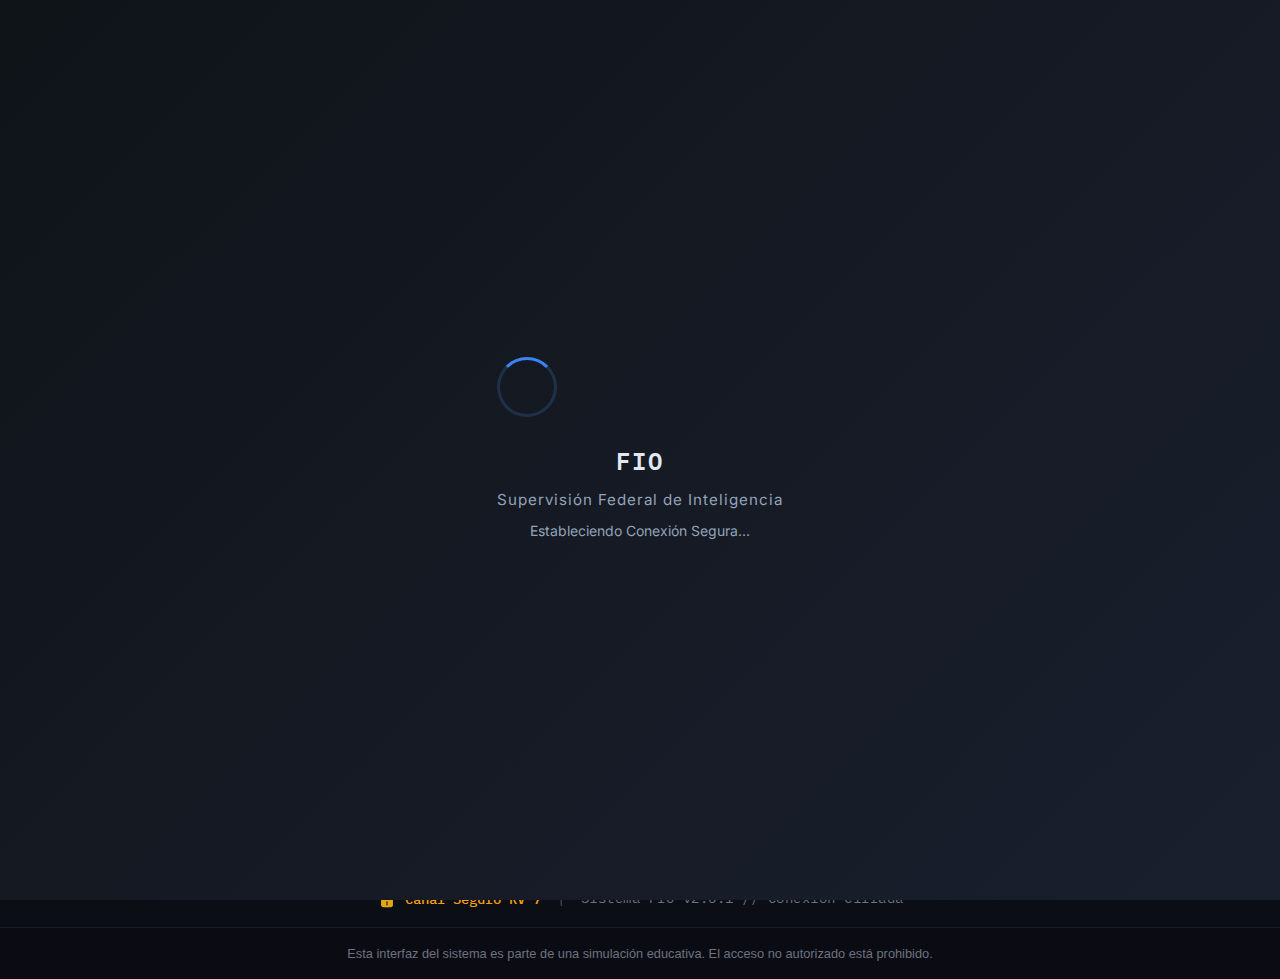
<file: index.html>
<!DOCTYPE html>
<html lang="es">
<head>
    <meta charset="UTF-8">
    <meta name="viewport" content="width=device-width, initial-scale=1.0">
    <title>FIO - Supervisión Federal de Inteligencia</title>
    <link rel="icon" type="image/x-icon" href="assets/Favcion.ico">
    <link rel="stylesheet" href="style.css">
</head>
<body>
    <!-- Pantalla de Carga -->
    <div id="loading-screen" class="loading-screen">
        <div class="loading-content">
            <div class="spinner"></div>
            <p class="loading-text">FIO</p>
            <p class="loading-subtext">Supervisión Federal de Inteligencia</p>
            <p class="loading-subtext-small">Estableciendo Conexión Segura...</p>
        </div>
    </div>

    <!-- Modal de Acceso Denegado -->
    <div id="access-denied-overlay" class="modal-overlay hidden">
        <div class="modal-content access-denied-modal">
            <div class="modal-header danger">
                <h2>⚠ ACCESO DENEGADO</h2>
            </div>
            <div class="modal-body">
                <p>No tiene privilegios suficientes para acceder a este recurso.</p>
                <p class="secondary-text">Este incidente será registrado y reportado.</p>
            </div>
            <div class="modal-footer">
                <button id="close-denied" class="btn btn-primary">Aceptar</button>
            </div>
        </div>
    </div>

    <div id="federal-notice-overlay" class="federal-notice-overlay"></div>

    <div class="container">
        <!-- Encabezado Mejorado -->
        <header class="enhanced-header" role="banner">
            <!-- Sección Izquierda: Logo y Nombre de la Plataforma -->
            <div class="enhanced-header__left">
                <div class="enhanced-header__logo">
                    <img src="assets/fio-logo.svg" alt="Logo FIO" class="enhanced-header__logo-img">
                </div>
                <div class="enhanced-header__branding">
                    <h1 class="enhanced-header__title">Supervisión Federal de Inteligencia</h1>
                    <p class="enhanced-header__subtitle">Plataforma de Inteligencia FIO</p>
                </div>
            </div>

            <!-- Sección Central: Navegación con Menús Desplegables -->
            <nav class="enhanced-header__nav" role="navigation" aria-label="Navegación principal">
                <button class="enhanced-header__nav-btn active" data-tab="overview">
                    <span class="nav-icon">📊</span>
                    <span>Resumen</span>
                </button>
                
                <div class="enhanced-header__dropdown">
                    <button class="enhanced-header__nav-btn dropdown-trigger" aria-haspopup="true" aria-expanded="false">
                        <span class="nav-icon">📂</span>
                        <span>Principal</span>
                        <span class="enhanced-header__arrow">▼</span>
                    </button>
                    <div class="enhanced-header__dropdown-menu" role="menu">
                        <button class="enhanced-header__dropdown-item" data-tab="documents" role="menuitem">📄 Documentos</button>
                        <button class="enhanced-header__dropdown-item" data-tab="intelligence" role="menuitem">🔍 Inteligencia</button>
                        <button class="enhanced-header__dropdown-item" data-tab="watchlists" role="menuitem">👁️ Lista de Vigilancia</button>
                    </div>
                </div>
                
                <div class="enhanced-header__dropdown">
                    <button class="enhanced-header__nav-btn dropdown-trigger" aria-haspopup="true" aria-expanded="false">
                        <span class="nav-icon">📊</span>
                        <span>Datos y Análisis</span>
                        <span class="enhanced-header__arrow">▼</span>
                    </button>
                    <div class="enhanced-header__dropdown-menu" role="menu">
                        <button class="enhanced-header__dropdown-item" data-tab="research" role="menuitem">🔬 Investigación</button>
                        <button class="enhanced-header__dropdown-item" data-tab="archive" role="menuitem">🗄️ Archivo</button>
                    </div>
                </div>
                
                <div class="enhanced-header__dropdown">
                    <button class="enhanced-header__nav-btn dropdown-trigger" aria-haspopup="true" aria-expanded="false">
                        <span class="nav-icon">⚙️</span>
                        <span>Sistema</span>
                        <span class="enhanced-header__arrow">▼</span>
                    </button>
                    <div class="enhanced-header__dropdown-menu" role="menu">
                        <button class="enhanced-header__dropdown-item" data-tab="logs" role="menuitem">📋 Registros</button>
                        <button class="enhanced-header__dropdown-item" data-tab="restricted" role="menuitem">🔒 Restringido</button>
                        <button class="enhanced-header__dropdown-item leaked-item" data-tab="leaked-files" role="menuitem">🚨 Archivos Filtrados</button>
                    </div>
                </div>
                
                <div class="enhanced-header__dropdown">
                    <button class="enhanced-header__nav-btn dropdown-trigger" aria-haspopup="true" aria-expanded="false">
                        <span class="nav-icon">📚</span>
                        <span>Ayuda</span>
                        <span class="enhanced-header__arrow">▼</span>
                    </button>
                    <div class="enhanced-header__dropdown-menu" role="menu">
                        <a class="enhanced-header__dropdown-item" href="QUICK_START_DOCUMENTS.html" target="_blank" role="menuitem">📄 Inicio Rápido</a>
                        <a class="enhanced-header__dropdown-item" href="DEMO_INTERACTIVE_DOCUMENTS.html" target="_blank" role="menuitem">🎯 Demo Interactiva</a>
                        <a class="enhanced-header__dropdown-item" href="classified-document.html" target="_blank" role="menuitem">📋 Documento Ejemplo</a>
                        <a class="enhanced-header__dropdown-item" href="DESIGN_SYSTEM_SHOWCASE.html" target="_blank" role="menuitem">🎨 Sistema de Diseño</a>
                        <a class="enhanced-header__dropdown-item" href="INTEGRATION_OVERVIEW.html" target="_blank" role="menuitem">✅ Integración</a>
                    </div>
                </div>
            </nav>

            <!-- Sección Derecha: Botones de Acción y Perfil de Usuario -->
            <div class="enhanced-header__right">
                <!-- Alerta de Filtración Clasificada -->
                <button class="enhanced-header__alert-btn leaked-files-link" data-tab="leaked-files">
                    <span class="alert-icon">🚨</span>
                    <span class="alert-text">ALERTA DE FILTRACIÓN CLASIFICADA</span>
                    <span class="alert-pulse"></span>
                </button>

                <!-- Botones de Estado Especiales -->
                <div class="enhanced-header__actions">
                    <button class="enhanced-header__action-btn enhanced-header__action-btn--special">
                        <span class="btn-icon">🔓</span>
                        <span>ACCESO ESPECIAL DISPONIBLE</span>
                    </button>
                    <button class="enhanced-header__action-btn enhanced-header__action-btn--admin">
                        <span class="btn-icon">🛡️</span>
                        <span>MODO ADMINISTRADOR</span>
                    </button>
                </div>

                <!-- Perfil de Usuario con Insignia -->
                <div class="enhanced-header__user-menu">
                    <div class="enhanced-header__user" id="user-menu-trigger">
                        <div class="enhanced-header__user-badge">RV</div>
                        <div class="enhanced-header__user-details">
                            <p class="enhanced-header__user-name">Agente Rafael Vega</p>
                            <p class="enhanced-header__user-clearance">Nivel de Acreditación: TS/SCI</p>
                        </div>
                        <span class="enhanced-header__user-arrow">▼</span>
                    </div>
                    <div class="user-dropdown-menu" id="user-dropdown" style="display: none;">
                        <div class="user-dropdown-header">
                            <div class="profile-badge-large">RV</div>
                            <div class="user-dropdown-info">
                                <p class="user-dropdown-name">Agente Rafael Vega</p>
                                <p class="user-dropdown-role">Agente Especial</p>
                                <p class="user-dropdown-clearance">TS/SCI</p>
                            </div>
                        </div>
                        <div class="user-dropdown-divider"></div>
                        <button class="user-dropdown-item" id="menu-session-info">
                            <span class="dropdown-item-icon">📊</span>
                            <span>Info de Sesión</span>
                        </button>
                        <div class="user-dropdown-divider"></div>
                        <button class="user-dropdown-item logout-item" id="menu-logout">
                            <span class="dropdown-item-icon">🚪</span>
                            <span>Cerrar Sesión</span>
                        </button>
                    </div>
                </div>
            </div>
        </header>

        <main class="main-workspace">
            <div class="workspace-header">
                <div class="breadcrumb">Inicio / Resumen</div>
            </div>
            
            <!-- PESTAÑA RESUMEN -->
            <div id="overview-content" class="tab-content active">
                <!-- Contenido generado dinámicamente por OverviewComponent.js -->
                <div style="display: flex; justify-content: center; align-items: center; height: 400px; color: var(--color-text-secondary);">
                    <p>Cargando Panel de Inteligencia...</p>
                </div>
            </div>
            
            <!-- PESTAÑA LISTA DE VIGILANCIA -->
            <div id="watchlists-content" class="tab-content">
                <section class="panel-section">
                    <div class="panel">
                        <div class="panel-header">
                            <h2>Lista de Vigilancia Interna</h2>
                            <span class="badge">10 Sujetos</span>
                        </div>
                        <div class="panel-content">
                            <div class="table-container">
                                <table class="data-table">
                                    <thead>
                                        <tr>
                                            <th>ID del Sujeto</th>
                                            <th>Nombre / Alias</th>
                                            <th>Nivel de Riesgo</th>
                                            <th>Razón de Alerta</th>
                                            <th>División</th>
                                            <th>Estado</th>
                                        </tr>
                                    </thead>
                                    <tbody id="watchlist-entries"></tbody>
                                </table>
                            </div>
                        </div>
                    </div>
                </section>

                <!-- Panel de Perfil del Sujeto -->
                <div id="subject-profile-panel" class="subject-profile-panel hidden">
                    <button class="close-btn">✕</button>
                    <div class="profile-container">
                        <div class="profile-header">
                            <div class="profile-photo"></div>
                            <div class="profile-info">
                                <h2 id="profile-name"></h2>
                                <p id="profile-id"></p>
                                <div class="risk-badge" id="profile-risk"></div>
                            </div>
                        </div>
                        <div class="profile-section">
                            <h3>Cronología</h3>
                            <div class="timeline" id="timeline-events"></div>
                        </div>
                        <div class="profile-section">
                            <h3>Estado</h3>
                            <div id="profile-status-stamp" class="status-stamp"></div>
                        </div>
                    </div>
                </div>

                <!-- Eventos de Filtración -->
                <section class="panel-section">
                    <div class="panel">
                        <div class="panel-header">
                            <h2>Eventos de Exposición y Filtración</h2>
                            <span class="badge">4 Eventos</span>
                        </div>
                        <div class="panel-content">
                            <div id="leak-events-timeline" class="leak-timeline"></div>
                        </div>
                    </div>
                </section>
            </div>

            <!-- PESTAÑA DOCUMENTOS -->
            <div id="documents-content" class="tab-content">
                <section class="panel-section">
                    <div class="panel">
                        <div class="panel-header">
                            <h2>Base de Datos de Documentos</h2>
                        </div>
                        <div class="panel-content">
                            <div class="file-list" id="file-list"></div>
                        </div>
                    </div>
                </section>
            </div>

            <!-- PESTAÑA INTELIGENCIA -->
            <div id="intelligence-content" class="tab-content">
                <section class="panel-section">
                    <div class="panel">
                        <div class="panel-header">
                            <h2>Informes de Inteligencia</h2>
                        </div>
                        <div class="panel-content">
                            <div class="intelligence-feed" id="intelligence-list"></div>
                        </div>
                    </div>
                </section>
            </div>

            <!-- PESTAÑA REGISTROS -->
            <div id="logs-content" class="tab-content">
                <section class="panel-section">
                    <div class="panel">
                        <div class="panel-header">
                            <h2>Archivo de Registros del Sistema</h2>
                        </div>
                        <div class="panel-content">
                            <div class="log-archive" id="log-archive"></div>
                        </div>
                    </div>
                </section>
            </div>

            <!-- PESTAÑA RESTRINGIDO -->
            <div id="restricted-content" class="tab-content">
                <section class="panel-section">
                    <div class="panel">
                        <div class="panel-header">
                            <h2>Acceso Restringido</h2>
                        </div>
                        <div class="panel-content">
                            <p class="text-muted">Esta sección requiere autorización de seguridad mejorada.</p>
                        </div>
                    </div>
                </section>
            </div>

            <!-- PESTAÑA INVESTIGACIÓN -->
            <div id="research-content" class="tab-content">
                <!-- Contenido generado por ResearchComponent -->
            </div>

            <!-- PESTAÑA ARCHIVO -->
            <div id="archive-content" class="tab-content">
                <!-- Contenido generado por ArchiveComponent -->
            </div>

            <!-- 
                ================================================================================
                ARCHIVOS CLASIFICADOS FILTRADOS - AGENTE GIRASOL ROJO
                ================================================================================
                ADVERTENCIA: Esta información es parte de una investigación activa.
                El Agente Rafael Vega ha sido asignado para rastrear la filtración.
                
                GIRASOL-ROJO-GR-001: EXPEDIENTE AURORA - La Colmena (dark web)
                GIRASOL-ROJO-GR-002: PROTOCOLO SOMBRA - Telegram "Voces Libres"
                GIRASOL-ROJO-GR-003: RED ESCARLATA - Servidor FTP comprometido
                GIRASOL-ROJO-GR-004: OPERACIÓN FANTASMA - GitHub (commits fragmentados)
                GIRASOL-ROJO-GR-005: ARCHIVO OMEGA - SecureDrop modificado
                
                Fecha de detección: 2026-01-05
                Estado: INVESTIGACIÓN ACTIVA
                Clasificación: ULTRA SECRETO
                ================================================================================
            -->

            <!-- PESTAÑA ARCHIVOS FILTRADOS -->
            <div id="leaked-files-content" class="tab-content"
                 data-expediente="GIRASOL-ROJO"
                 data-agente-asignado="Rafael Vega"
                 data-fecha-deteccion="2026-01-05"
                 data-clasificacion="ULTRA-SECRETO"
                 data-archivos-filtrados='["GR-001","GR-002","GR-003","GR-004","GR-005"]'>
                <section class="panel-section">
                    <div class="panel">
                        <div class="panel-header leaked-header">
                            <h2>🚨 Archivos Filtrados - Investigación Activa</h2>
                            <span class="badge badge-critical">ALERTA</span>
                        </div>
                        <div class="panel-content">
                            <!-- Contenido generado por LeakedFilesComponent -->
                        </div>
                    </div>
                </section>
            </div>

            <!-- Datos ocultos de archivos filtrados para descubrimiento -->
            <script type="application/json" id="girasol-rojo-leaked-data" style="display:none;">
            {
                "operacion": "RASTREO GIRASOL ROJO",
                "agente_informado": "Rafael Vega",
                "division": "Contrainteligencia",
                "fecha_inicio": "2026-01-05",
                "archivos": [
                    {
                        "id": "GR-001",
                        "nombre_clave": "EXPEDIENTE AURORA",
                        "ubicacion_filtracion": "Foro cifrado La Colmena (dark web)",
                        "impacto": "CRITICO"
                    },
                    {
                        "id": "GR-002", 
                        "nombre_clave": "PROTOCOLO SOMBRA",
                        "ubicacion_filtracion": "Canal Telegram Voces Libres",
                        "impacto": "ALTO"
                    },
                    {
                        "id": "GR-003",
                        "nombre_clave": "RED ESCARLATA",
                        "ubicacion_filtracion": "Servidor FTP gubernamental comprometido",
                        "impacto": "CRITICO"
                    },
                    {
                        "id": "GR-004",
                        "nombre_clave": "OPERACION FANTASMA",
                        "ubicacion_filtracion": "Repositorios GitHub fragmentados",
                        "impacto": "MEDIO"
                    },
                    {
                        "id": "GR-005",
                        "nombre_clave": "ARCHIVO OMEGA",
                        "ubicacion_filtracion": "SecureDrop modificado",
                        "impacto": "CRITICO"
                    }
                ],
                "nota": "Agente Girasol Rojo permanece sin identificar. Busqueda activa en curso."
            }
            </script>
        </main>
        
        <!-- Pie de Página Completo -->
        <footer class="site-footer" role="contentinfo">
            <!-- Sección Superior: Enlaces Rápidos en Columnas -->
            <div class="site-footer__links">
                <div class="site-footer__grid">
                    <!-- Columna: Acceso Rápido -->
                    <div class="site-footer__column">
                        <h4 class="site-footer__heading">
                            <span class="site-footer__heading-icon">📂</span>
                            Acceso Rápido
                        </h4>
                        <ul class="site-footer__list">
                            <li><a href="QUICK_START_DOCUMENTS.html" target="_blank">📄 Inicio Rápido Documentos</a></li>
                            <li><a href="DEMO_INTERACTIVE_DOCUMENTS.html" target="_blank">🎯 Demo Interactiva</a></li>
                            <li><a href="classified-document.html" target="_blank">📋 Documento de Ejemplo</a></li>
                            <li><a href="DESIGN_SYSTEM_SHOWCASE.html" target="_blank">🎨 Sistema de Diseño</a></li>
                            <li><a href="INTEGRATION_OVERVIEW.html" target="_blank">✅ Integración Completa</a></li>
                        </ul>
                    </div>

                    <!-- Columna: Documentación -->
                    <div class="site-footer__column">
                        <h4 class="site-footer__heading">
                            <span class="site-footer__heading-icon">📖</span>
                            Documentación
                        </h4>
                        <ul class="site-footer__list">
                            <li><a href="WORKFLOW_GUIDE.html" target="_blank">📊 Guía de Flujo de Trabajo</a></li>
                            <li><a href="REDACTION_GUIDE.html" target="_blank">⬛ Guía de Redacción</a></li>
                            <li><a href="INTEGRATION_DOCS.html" target="_blank">🔧 Documentación de Integración</a></li>
                        </ul>
                    </div>

                    <!-- Columna: Alerta de Seguridad -->
                    <div class="site-footer__column">
                        <h4 class="site-footer__heading site-footer__heading--alert">
                            <span class="site-footer__heading-icon">🚨</span>
                            Alerta de Seguridad
                        </h4>
                        <ul class="site-footer__list">
                            <li><a href="#" class="site-footer__alert-link leaked-files-link" data-tab="leaked-files">🔓 Archivos Filtrados - Girasol Rojo</a></li>
                            <li class="site-footer__alert-text"><em>Investigación activa en curso</em></li>
                        </ul>
                    </div>

                    <!-- Columna: Información del Sistema -->
                    <div class="site-footer__column">
                        <h4 class="site-footer__heading site-footer__heading--info">
                            <span class="site-footer__heading-icon">ℹ️</span>
                            Información del Sistema
                        </h4>
                        <div class="site-footer__system-info">
                            <p>Plataforma de Inteligencia ARCHIVE-X</p>
                            <p>Proyecto Educativo - Contenido Ficticio</p>
                            <p>© 2026 - Solo para Uso Escolar</p>
                        </div>
                    </div>
                </div>
            </div>

            <!-- Sección Central: Canal Seguro y Versión -->
            <div class="site-footer__secure">
                <div class="site-footer__secure-content">
                    <a href="#" id="vega-access-trigger" class="site-footer__secure-link" title="Acceso Restringido">
                        <span class="site-footer__lock-icon">🔒</span>
                        <span class="site-footer__secure-text">Canal Seguro RV-7</span>
                    </a>
                    <span class="site-footer__pipe">|</span>
                    <span class="site-footer__version">Sistema FIO v2.6.1 // Conexión Cifrada</span>
                </div>
            </div>

            <!-- Sección Inferior: Disclaimer -->
            <div class="site-footer__disclaimer">
                <p>Esta interfaz del sistema es parte de una simulación educativa. El acceso no autorizado está prohibido.</p>
            </div>

            <!-- 
                ════════════════════════════════════════════════════════════
                GIRASOL-ROJO: Referencia oculta para investigadores
                Acceso exclusivo: Agente Rafael Vega
                Código de acceso: ?agente=vega o ?access=rv-alpha
                ════════════════════════════════════════════════════════════
            -->
        </footer>
    </div>

    <!-- Load Authentication System -->
    <script src="js/auth.js"></script>
    
    <!-- Load Unredacted Content Generator -->
    <script src="js/unredacted-content.js"></script>
    
    <!-- Load Components -->
    <script src="js/components/BaseComponent.js"></script>
    <script src="js/components/OverviewComponent.js"></script>
    <script src="js/components/DocumentsComponent.js"></script>
    <script src="js/components/RestrictedComponent.js"></script>
    <script src="js/components/IntelligenceComponent.js"></script>
    <script src="js/components/LogsComponent.js"></script>
    <script src="js/components/ResearchComponent.js"></script>
    <script src="js/components/ArchiveComponent.js"></script>
    <script src="js/components/WatchlistsComponent.js"></script>
    <script src="js/components/LeakedFilesComponent.js"></script>
    
    <!-- Sistema de Pop-up Exclusivo para Agente Rafael Vega -->
    <script src="js/vega-classified-popup.js"></script>
    
    <!-- Load Navigation Manager -->
    <script src="js/navigation.js"></script>
    
    <!-- Load Main Script -->
    <script src="script_v2.js?v=2.0.0"></script>
    
    <!-- Initialize Navigation and Authentication -->
    <script>
        document.addEventListener('DOMContentLoaded', () => {
            // Initialize authentication first
            authManager.init();
            
            // Initialize navigation after loading screen and user login
            window.addEventListener('user-login', () => {
                setTimeout(() => {
                    navManager.init();
                }, 500);
            });
            
            // All links to leaked files section (header alert + footer)
            const leakedFilesLinks = document.querySelectorAll('.leaked-files-link');
            leakedFilesLinks.forEach(link => {
                link.addEventListener('click', (e) => {
                    e.preventDefault();
                    if (window.navManager && window.navManager.initialized) {
                        navManager.switchTab('leaked-files');
                    }
                });
            });
        });
    </script>
</body>
</html>
</file>
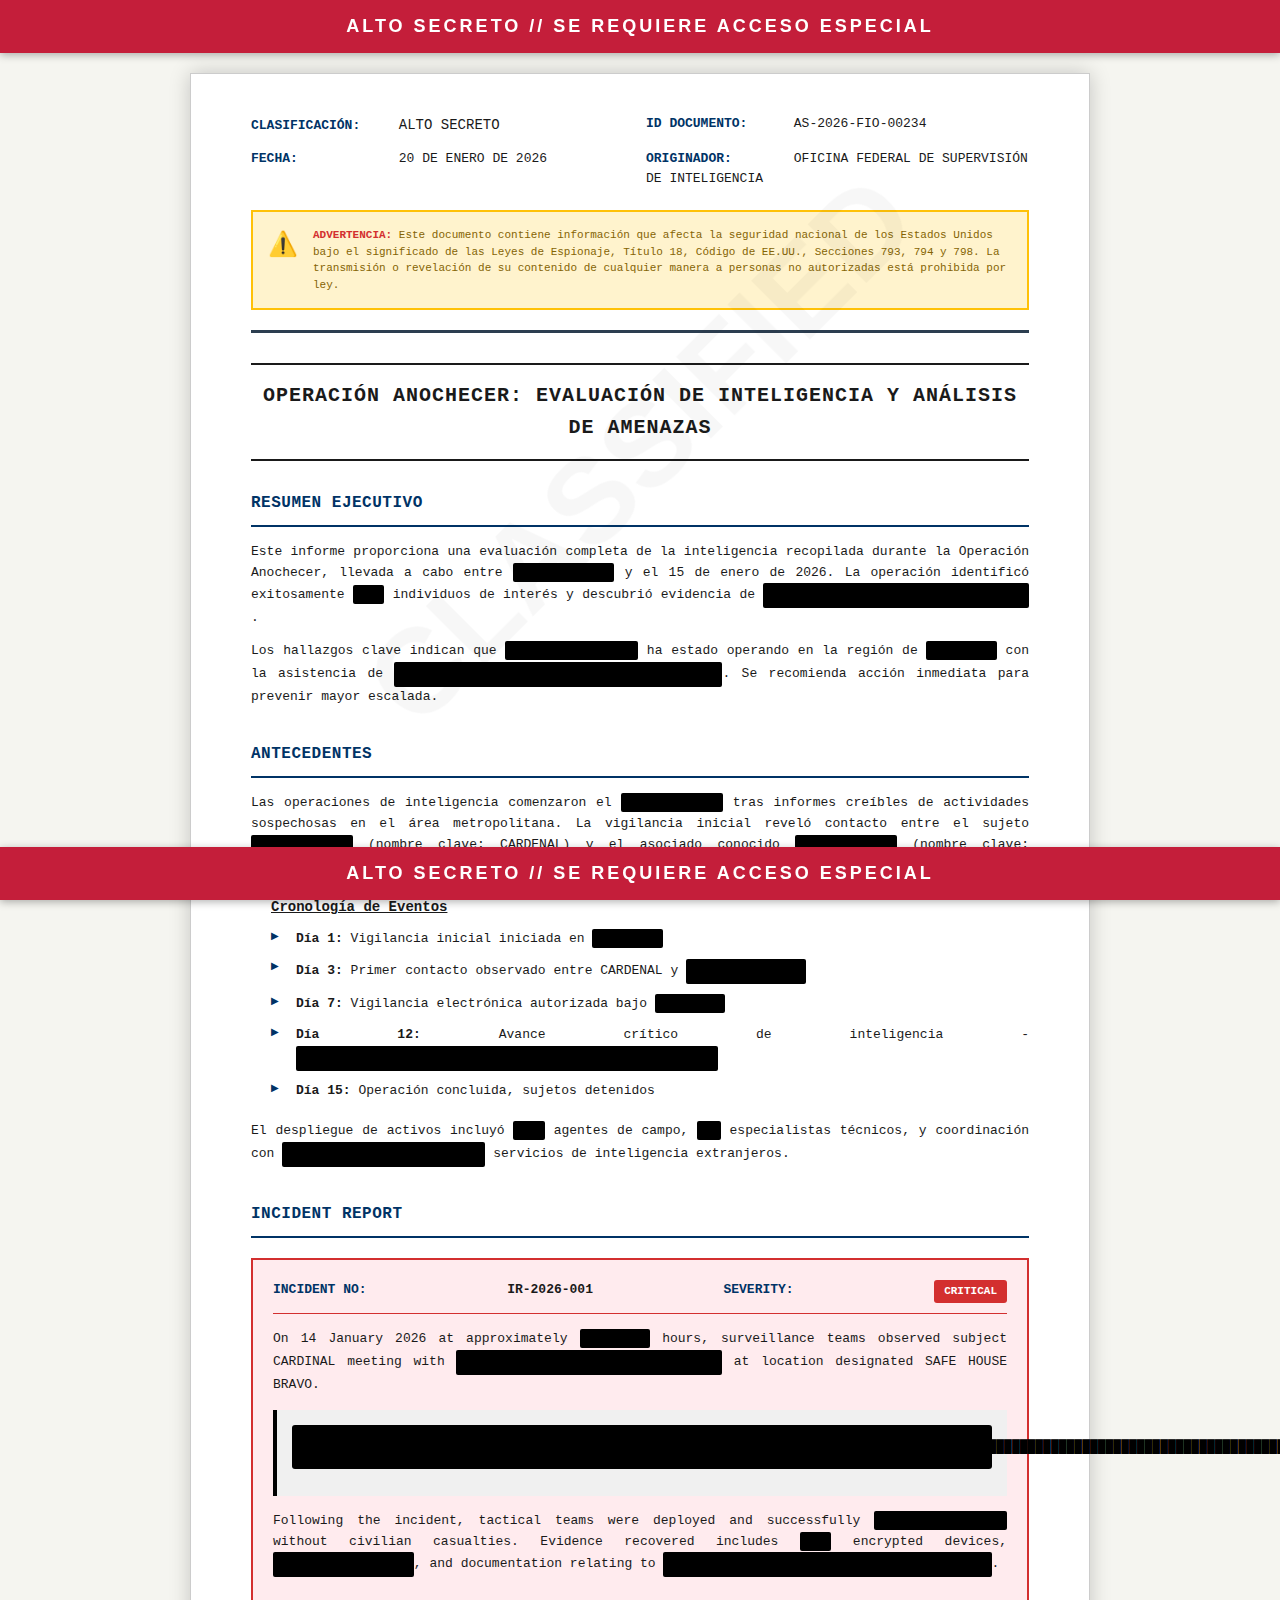
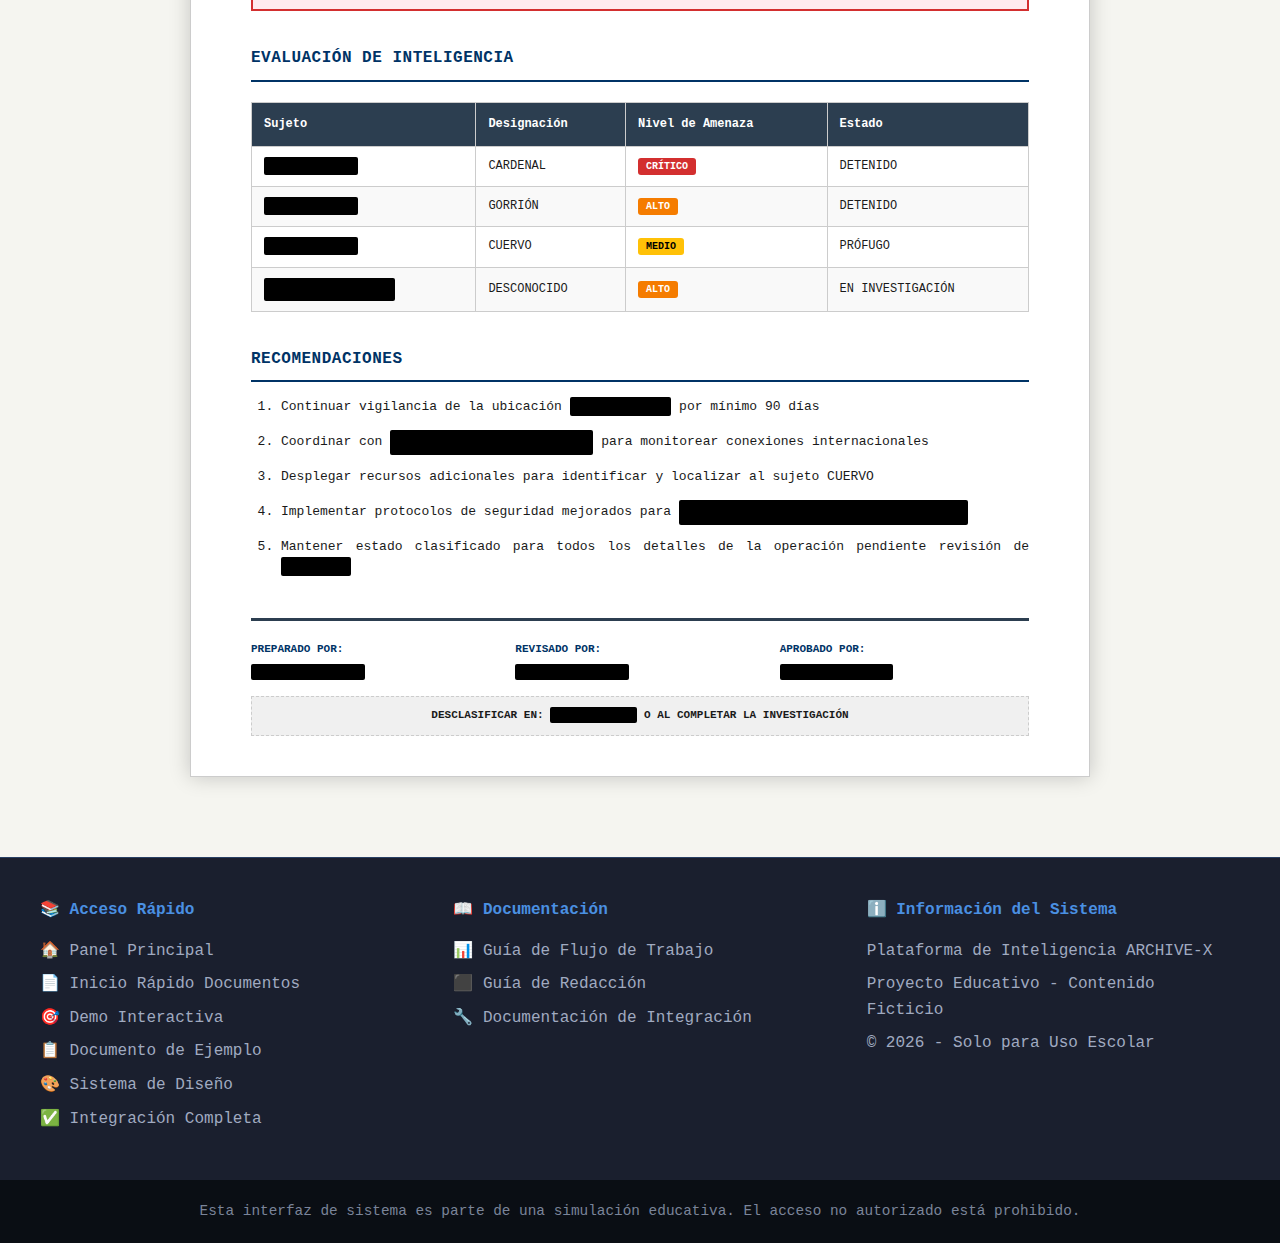
<file: classified-document.html>
<!DOCTYPE html>
<html lang="es">
<head>
    <meta charset="UTF-8">
    <meta name="viewport" content="width=device-width, initial-scale=1.0">
    <title>Visor de Documentos Clasificados</title>
    <link rel="stylesheet" href="classified-styles.css">
</head>
<body>
    <!-- Banner Superior de Clasificación -->
    <div class="classification-banner top-banner">
        ALTO SECRETO // SE REQUIERE ACCESO ESPECIAL
    </div>

    <!-- Contenedor del Documento -->
    <div class="document-container">
        <!-- Encabezado del Documento -->
        <header class="document-header">
            <div class="header-grid">
                <div class="header-item">
                    <span class="label">CLASIFICACIÓN:</span>
                    <span class="value classification-level">ALTO SECRETO</span>
                </div>
                <div class="header-item">
                    <span class="label">ID DOCUMENTO:</span>
                    <span class="value">AS-2026-FIO-00234</span>
                </div>
                <div class="header-item">
                    <span class="label">FECHA:</span>
                    <span class="value">20 DE ENERO DE 2026</span>
                </div>
                <div class="header-item">
                    <span class="label">ORIGINADOR:</span>
                    <span class="value">OFICINA FEDERAL DE SUPERVISIÓN DE INTELIGENCIA</span>
                </div>
            </div>
            
            <!-- Banner de Advertencia -->
            <div class="warning-banner">
                <div class="warning-icon">⚠️</div>
                <div class="warning-text">
                    <strong>ADVERTENCIA:</strong> Este documento contiene información que afecta la seguridad nacional de los Estados Unidos bajo el significado de las Leyes de Espionaje, Título 18, Código de EE.UU., Secciones 793, 794 y 798. La transmisión o revelación de su contenido de cualquier manera a personas no autorizadas está prohibida por ley.
                </div>
            </div>
        </header>

        <!-- Título del Documento -->
        <h1 class="document-title">
            OPERACIÓN ANOCHECER: EVALUACIÓN DE INTELIGENCIA Y ANÁLISIS DE AMENAZAS
        </h1>

        <!-- Sección de Resumen Ejecutivo -->
        <section class="document-section">
            <h2 class="section-title">RESUMEN EJECUTIVO</h2>
            <div class="section-content">
                <p>
                    Este informe proporciona una evaluación completa de la inteligencia recopilada durante la Operación Anochecer, 
                    llevada a cabo entre <span class="redacted">████████████</span> y el 15 de enero de 2026. La operación 
                    identificó exitosamente <span class="redacted">███</span> individuos de interés y descubrió 
                    evidencia de <span class="redacted-block">████████████████████████████████</span>.
                </p>
                <p>
                    Los hallazgos clave indican que <span class="redacted">████████████████</span> ha estado operando 
                    en la región de <span class="redacted">████████</span> con la asistencia de 
                    <span class="redacted-block">████████████████████████████████████████</span>. 
                    Se recomienda acción inmediata para prevenir mayor escalada.
                </p>
            </div>
        </section>

        <!-- Sección de Antecedentes -->
        <section class="document-section">
            <h2 class="section-title">ANTECEDENTES</h2>
            <div class="section-content">
                <p>
                    Las operaciones de inteligencia comenzaron el <span class="redacted">████████████</span> tras informes creíbles 
                    de actividades sospechosas en el área metropolitana. La vigilancia inicial reveló contacto 
                    entre el sujeto <span class="redacted">████████████</span> (nombre clave: CARDENAL) y el 
                    asociado conocido <span class="redacted">████████████</span> (nombre clave: GORRIÓN).
                </p>
                
                <div class="subsection">
                    <h3 class="subsection-title">Cronología de Eventos</h3>
                    <ul class="timeline-list">
                        <li><strong>Día 1:</strong> Vigilancia inicial iniciada en <span class="redacted">████████</span></li>
                        <li><strong>Día 3:</strong> Primer contacto observado entre CARDENAL y <span class="redacted-block">████████████</span></li>
                        <li><strong>Día 7:</strong> Vigilancia electrónica autorizada bajo <span class="redacted">████████</span></li>
                        <li><strong>Día 12:</strong> Avance crítico de inteligencia - <span class="redacted-long">████████████████████████████████████████████████████</span></li>
                        <li><strong>Día 15:</strong> Operación concluida, sujetos detenidos</li>
                    </ul>
                </div>

                <p>
                    El despliegue de activos incluyó <span class="redacted">███</span> agentes de campo, 
                    <span class="redacted">██</span> especialistas técnicos, y coordinación con 
                    <span class="redacted-block">████████████████████████</span> servicios de inteligencia extranjeros.
                </p>
            </div>
        </section>

        <!-- Incident Report Section -->
        <section class="document-section">
            <h2 class="section-title">INCIDENT REPORT</h2>
            <div class="section-content">
                <div class="incident-box">
                    <div class="incident-header">
                        <span class="incident-label">INCIDENT NO:</span> IR-2026-001
                        <span class="incident-label">SEVERITY:</span> 
                        <span class="severity-high">CRITICAL</span>
                    </div>
                    
                    <p>
                        On 14 January 2026 at approximately <span class="redacted">████████</span> hours, 
                        surveillance teams observed subject CARDINAL meeting with 
                        <span class="redacted-block">████████████████████████████████</span> at location 
                        designated SAFE HOUSE BRAVO.
                    </p>
                    
                    <div class="redacted-paragraph">
                        <p class="fully-redacted">████████████████████████████████████████████████████████████████████████████████████████████████████████████████████████████████████████████████████████████████████████████████████████████████████████████████</p>
                    </div>
                    
                    <p>
                        Following the incident, tactical teams were deployed and successfully 
                        <span class="redacted">████████████████</span> without civilian casualties. Evidence 
                        recovered includes <span class="redacted">███</span> encrypted devices, 
                        <span class="redacted-block">████████████████</span>, and documentation relating to 
                        <span class="redacted-long">████████████████████████████████████████</span>.
                    </p>
                </div>
            </section>

        <!-- Evaluación de Inteligencia -->
        <section class="document-section">
            <h2 class="section-title">EVALUACIÓN DE INTELIGENCIA</h2>
            <div class="section-content">
                <table class="intel-table">
                    <thead>
                        <tr>
                            <th>Sujeto</th>
                            <th>Designación</th>
                            <th>Nivel de Amenaza</th>
                            <th>Estado</th>
                        </tr>
                    </thead>
                    <tbody>
                        <tr>
                            <td><span class="redacted">████████████</span></td>
                            <td>CARDENAL</td>
                            <td><span class="threat-critical">CRÍTICO</span></td>
                            <td>DETENIDO</td>
                        </tr>
                        <tr>
                            <td><span class="redacted">████████████</span></td>
                            <td>GORRIÓN</td>
                            <td><span class="threat-high">ALTO</span></td>
                            <td>DETENIDO</td>
                        </tr>
                        <tr>
                            <td><span class="redacted">████████████</span></td>
                            <td>CUERVO</td>
                            <td><span class="threat-medium">MEDIO</span></td>
                            <td>PRÓFUGO</td>
                        </tr>
                        <tr>
                            <td><span class="redacted-block">████████████████</span></td>
                            <td>DESCONOCIDO</td>
                            <td><span class="threat-high">ALTO</span></td>
                            <td>EN INVESTIGACIÓN</td>
                        </tr>
                    </tbody>
                </table>
            </div>
        </section>

        <!-- Recomendaciones -->
        <section class="document-section">
            <h2 class="section-title">RECOMENDACIONES</h2>
            <div class="section-content">
                <ol class="recommendations-list">
                    <li>Continuar vigilancia de la ubicación <span class="redacted">████████████</span> por mínimo 90 días</li>
                    <li>Coordinar con <span class="redacted-block">████████████████████████</span> para monitorear conexiones internacionales</li>
                    <li>Desplegar recursos adicionales para identificar y localizar al sujeto CUERVO</li>
                    <li>Implementar protocolos de seguridad mejorados para <span class="redacted-long">███████████████████████████████████</span></li>
                    <li>Mantener estado clasificado para todos los detalles de la operación pendiente revisión de <span class="redacted">████████</span></li>
                </ol>
            </div>
        </section>

        <!-- Pie del Documento -->
        <footer class="document-footer">
            <div class="footer-grid">
                <div class="footer-item">
                    <span class="label">PREPARADO POR:</span>
                    <span class="value"><span class="redacted">████████████████</span></span>
                </div>
                <div class="footer-item">
                    <span class="label">REVISADO POR:</span>
                    <span class="value"><span class="redacted">████████████████</span></span>
                </div>
                <div class="footer-item">
                    <span class="label">APROBADO POR:</span>
                    <span class="value"><span class="redacted">████████████████</span></span>
                </div>
            </div>
            <div class="declassification-note">
                DESCLASIFICAR EN: <span class="redacted">████████████</span> O AL COMPLETAR LA INVESTIGACIÓN
            </div>
        </footer>
    </div>

    <!-- Banner Inferior de Clasificación -->
    <div class="classification-banner bottom-banner">
        ALTO SECRETO // SE REQUIERE ACCESO ESPECIAL
    </div>

    <!-- Pie de Página Mejorado con Enlaces Rápidos -->
    <footer style="margin-top: 40px; padding: 40px 20px; background: #1a1f2e; border-top: 1px solid rgba(74, 144, 226, 0.3);">
        <div style="max-width: 1200px; margin: 0 auto; display: grid; grid-template-columns: repeat(auto-fit, minmax(250px, 1fr)); gap: 40px;">
            <div>
                <h4 style="color: #4a90e2; margin-bottom: 15px;">📚 Acceso Rápido</h4>
                <ul style="list-style: none; padding: 0; margin: 0;">
                    <li style="margin-bottom: 8px;"><a href="index.html" style="color: #a0aac0; text-decoration: none;">🏠 Panel Principal</a></li>
                    <li style="margin-bottom: 8px;"><a href="QUICK_START_DOCUMENTS.html" target="_blank" style="color: #a0aac0; text-decoration: none;">📄 Inicio Rápido Documentos</a></li>
                    <li style="margin-bottom: 8px;"><a href="DEMO_INTERACTIVE_DOCUMENTS.html" target="_blank" style="color: #a0aac0; text-decoration: none;">🎯 Demo Interactiva</a></li>
                    <li style="margin-bottom: 8px;"><a href="classified-document.html" target="_blank" style="color: #a0aac0; text-decoration: none;">📋 Documento de Ejemplo</a></li>
                    <li style="margin-bottom: 8px;"><a href="DESIGN_SYSTEM_SHOWCASE.html" target="_blank" style="color: #a0aac0; text-decoration: none;">🎨 Sistema de Diseño</a></li>
                    <li style="margin-bottom: 8px;"><a href="INTEGRATION_OVERVIEW.html" target="_blank" style="color: #a0aac0; text-decoration: none;">✅ Integración Completa</a></li>
                </ul>
            </div>
            <div>
                <h4 style="color: #4a90e2; margin-bottom: 15px;">📖 Documentación</h4>
                <ul style="list-style: none; padding: 0; margin: 0;">
                    <li style="margin-bottom: 8px;"><a href="WORKFLOW_GUIDE.html" target="_blank" style="color: #a0aac0; text-decoration: none;">📊 Guía de Flujo de Trabajo</a></li>
                    <li style="margin-bottom: 8px;"><a href="REDACTION_GUIDE.html" target="_blank" style="color: #a0aac0; text-decoration: none;">⬛ Guía de Redacción</a></li>
                    <li style="margin-bottom: 8px;"><a href="INTEGRATION_DOCS.html" target="_blank" style="color: #a0aac0; text-decoration: none;">🔧 Documentación de Integración</a></li>
                </ul>
            </div>
            <div>
                <h4 style="color: #4a90e2; margin-bottom: 15px;">ℹ️ Información del Sistema</h4>
                <p style="color: #a0aac0; margin-bottom: 8px;">Plataforma de Inteligencia ARCHIVE-X</p>
                <p style="color: #a0aac0; margin-bottom: 8px;">Proyecto Educativo - Contenido Ficticio</p>
                <p style="color: #a0aac0; margin-bottom: 8px;">© 2026 - Solo para Uso Escolar</p>
            </div>
        </div>
    </footer>

    <footer style="background: #0a0e14; color: #7a8499; text-align: center; padding: 20px; font-size: 0.9em;">
        <p>Esta interfaz de sistema es parte de una simulación educativa. El acceso no autorizado está prohibido.</p>
    </footer>

    <script src="classified-script.js"></script>
</body>
</html>
</file>
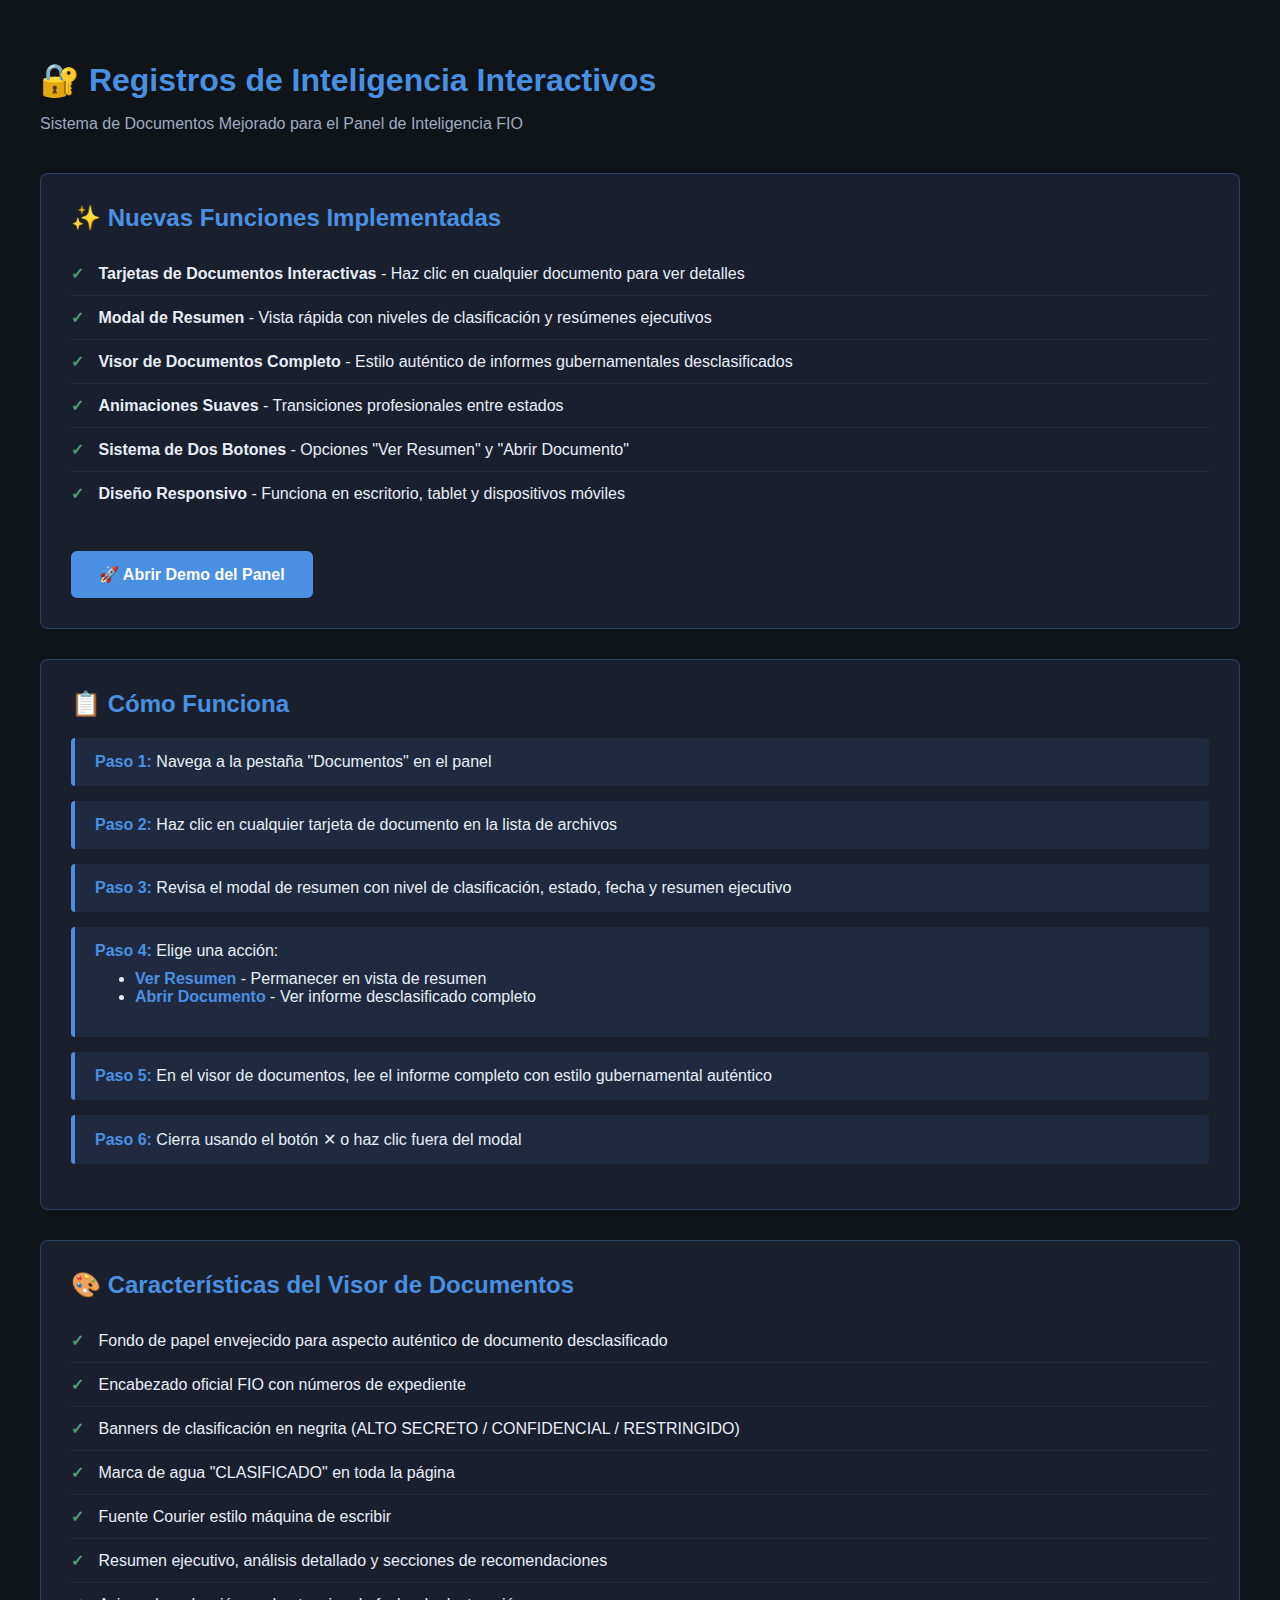
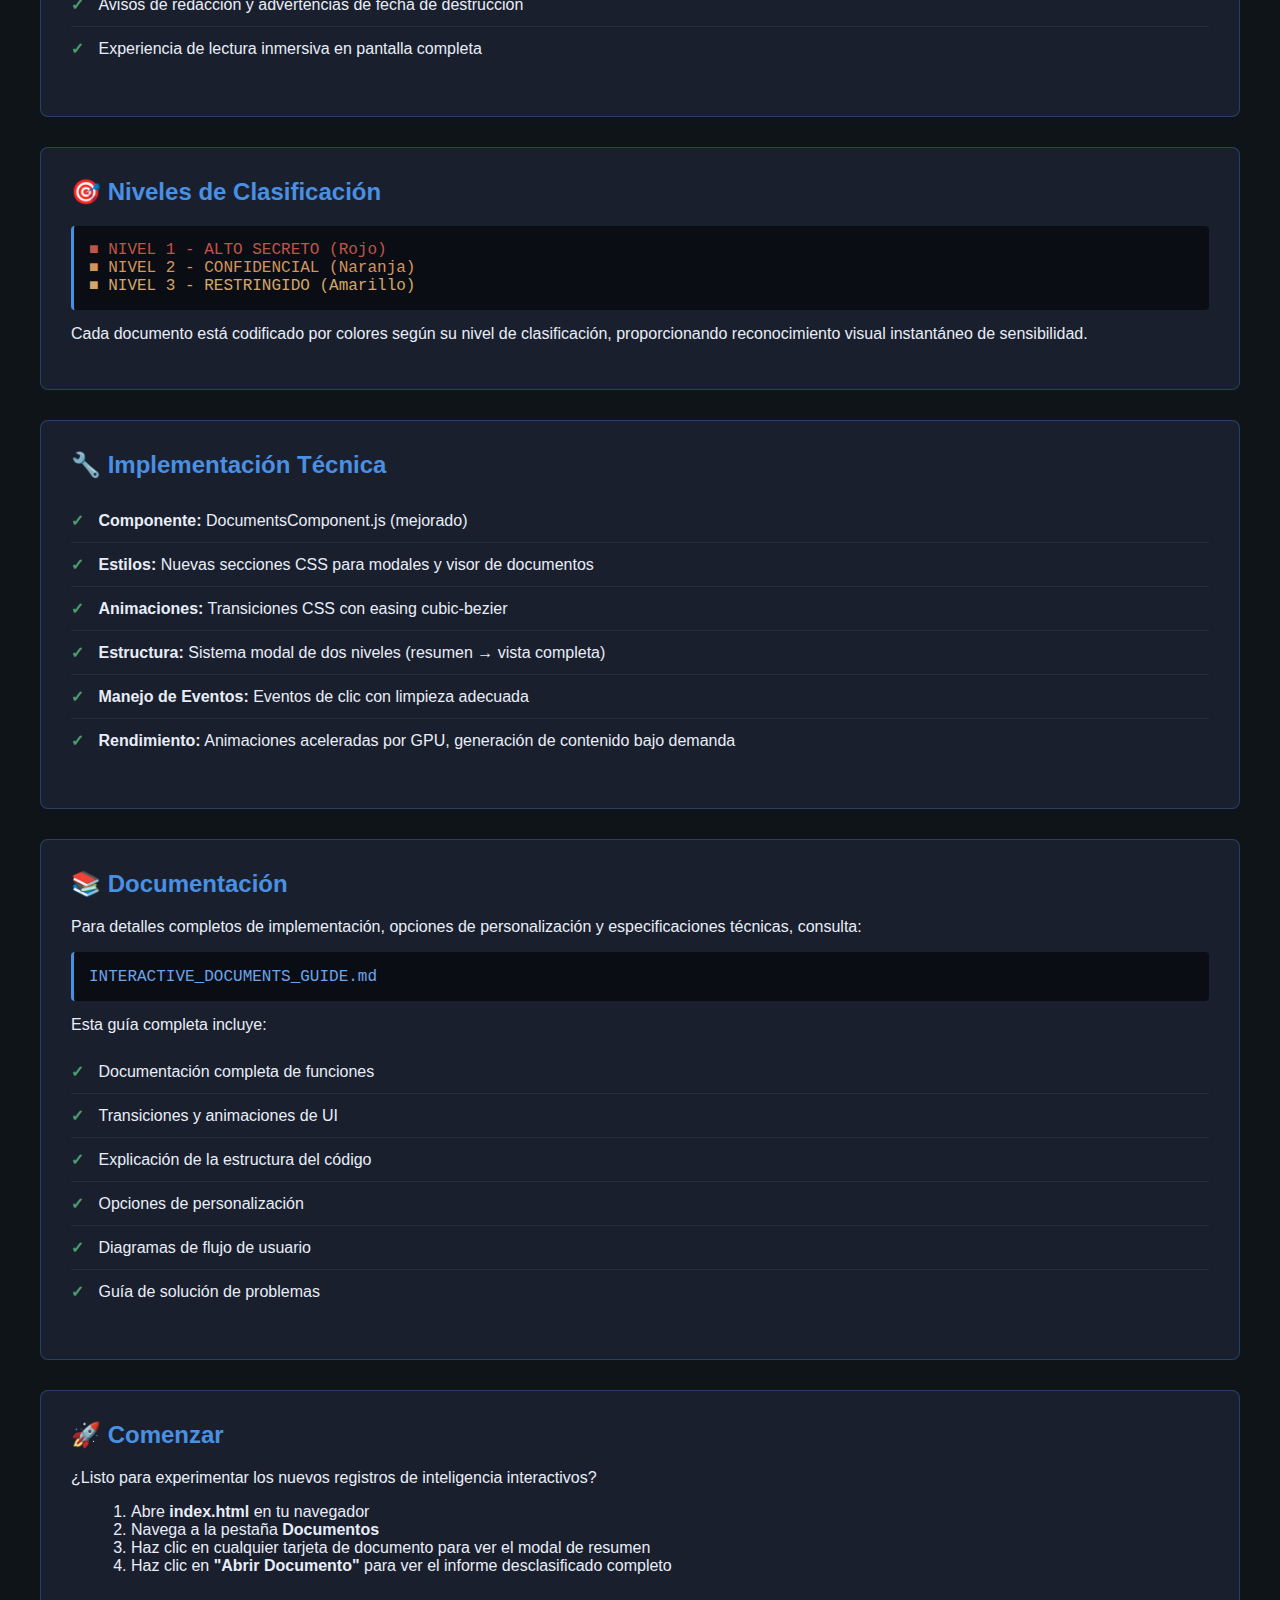
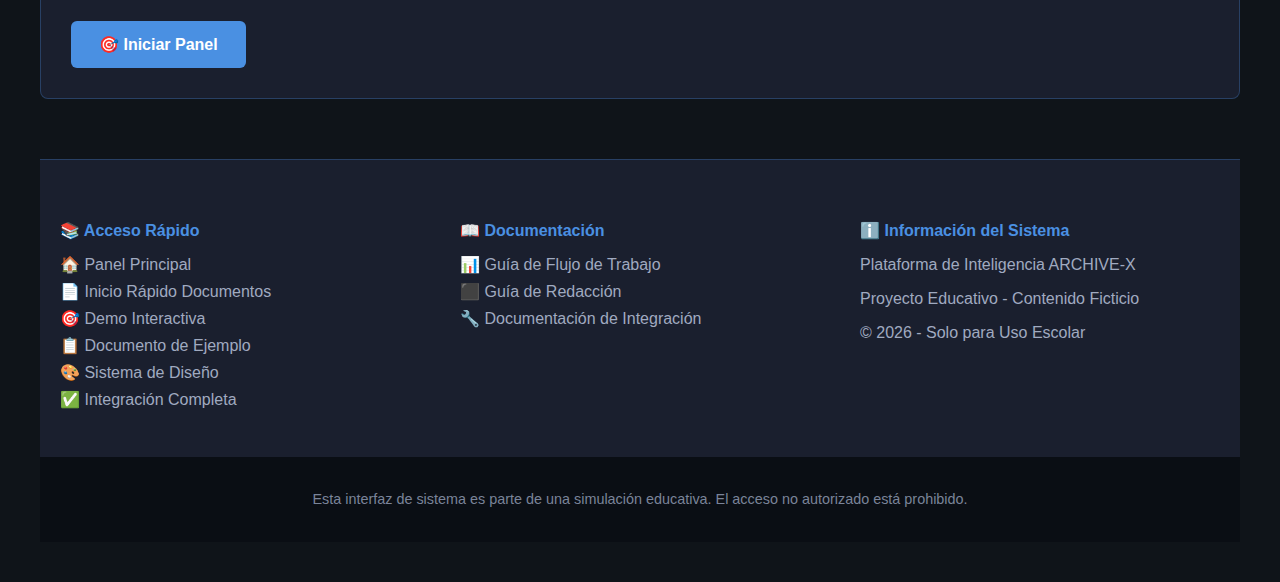
<file: DEMO_INTERACTIVE_DOCUMENTS.html>
<!DOCTYPE html>
<html lang="es">
<head>
    <meta charset="UTF-8">
    <meta name="viewport" content="width=device-width, initial-scale=1.0">
    <title>Demo de Documentos Interactivos</title>
    <style>
        body {
            font-family: 'Segoe UI', Tahoma, Geneva, Verdana, sans-serif;
            max-width: 1200px;
            margin: 0 auto;
            padding: 40px 20px;
            background: #0f1419;
            color: #e8eef7;
        }
        
        h1 {
            color: #4a90e2;
            margin-bottom: 10px;
        }
        
        .subtitle {
            color: #a0aac0;
            margin-bottom: 40px;
        }
        
        .feature-section {
            background: #1a1f2e;
            border: 1px solid rgba(74, 144, 226, 0.3);
            border-radius: 8px;
            padding: 30px;
            margin-bottom: 30px;
        }
        
        .feature-section h2 {
            color: #4a90e2;
            margin-top: 0;
            font-size: 1.5em;
        }
        
        .feature-list {
            list-style: none;
            padding: 0;
        }
        
        .feature-list li {
            padding: 12px 0;
            border-bottom: 1px solid rgba(100, 120, 150, 0.15);
        }
        
        .feature-list li:last-child {
            border-bottom: none;
        }
        
        .feature-list li::before {
            content: "✓ ";
            color: #4a9d6f;
            font-weight: bold;
            margin-right: 10px;
        }
        
        .demo-button {
            display: inline-block;
            background: #4a90e2;
            color: white;
            padding: 14px 28px;
            border-radius: 6px;
            text-decoration: none;
            font-weight: 600;
            margin-top: 20px;
            transition: all 0.2s;
        }
        
        .demo-button:hover {
            background: #6ba4ed;
            transform: translateY(-2px);
            box-shadow: 0 4px 12px rgba(74, 144, 226, 0.4);
        }
        
        .code-block {
            background: #0a0e14;
            border-left: 3px solid #4a90e2;
            padding: 15px;
            border-radius: 4px;
            overflow-x: auto;
            margin: 15px 0;
        }
        
        .code-block code {
            color: #6ba4ed;
            font-family: 'Courier New', Courier, monospace;
        }
        
        .workflow-step {
            background: rgba(74, 144, 226, 0.1);
            border-left: 4px solid #4a90e2;
            padding: 15px 20px;
            margin: 15px 0;
            border-radius: 4px;
        }
        
        .workflow-step strong {
            color: #4a90e2;
        }
    </style>
</head>
<body>
    <h1>🔐 Registros de Inteligencia Interactivos</h1>
    <p class="subtitle">Sistema de Documentos Mejorado para el Panel de Inteligencia FIO</p>
    
    <div class="feature-section">
        <h2>✨ Nuevas Funciones Implementadas</h2>
        <ul class="feature-list">
            <li><strong>Tarjetas de Documentos Interactivas</strong> - Haz clic en cualquier documento para ver detalles</li>
            <li><strong>Modal de Resumen</strong> - Vista rápida con niveles de clasificación y resúmenes ejecutivos</li>
            <li><strong>Visor de Documentos Completo</strong> - Estilo auténtico de informes gubernamentales desclasificados</li>
            <li><strong>Animaciones Suaves</strong> - Transiciones profesionales entre estados</li>
            <li><strong>Sistema de Dos Botones</strong> - Opciones "Ver Resumen" y "Abrir Documento"</li>
            <li><strong>Diseño Responsivo</strong> - Funciona en escritorio, tablet y dispositivos móviles</li>
        </ul>
        
        <a href="index.html" class="demo-button">🚀 Abrir Demo del Panel</a>
    </div>
    
    <div class="feature-section">
        <h2>📋 Cómo Funciona</h2>
        
        <div class="workflow-step">
            <strong>Paso 1:</strong> Navega a la pestaña "Documentos" en el panel
        </div>
        
        <div class="workflow-step">
            <strong>Paso 2:</strong> Haz clic en cualquier tarjeta de documento en la lista de archivos
        </div>
        
        <div class="workflow-step">
            <strong>Paso 3:</strong> Revisa el modal de resumen con nivel de clasificación, estado, fecha y resumen ejecutivo
        </div>
        
        <div class="workflow-step">
            <strong>Paso 4:</strong> Elige una acción:
            <ul style="margin-top: 10px;">
                <li><strong>Ver Resumen</strong> - Permanecer en vista de resumen</li>
                <li><strong>Abrir Documento</strong> - Ver informe desclasificado completo</li>
            </ul>
        </div>
        
        <div class="workflow-step">
            <strong>Paso 5:</strong> En el visor de documentos, lee el informe completo con estilo gubernamental auténtico
        </div>
        
        <div class="workflow-step">
            <strong>Paso 6:</strong> Cierra usando el botón ✕ o haz clic fuera del modal
        </div>
    </div>
    
    <div class="feature-section">
        <h2>🎨 Características del Visor de Documentos</h2>
        <ul class="feature-list">
            <li>Fondo de papel envejecido para aspecto auténtico de documento desclasificado</li>
            <li>Encabezado oficial FIO con números de expediente</li>
            <li>Banners de clasificación en negrita (ALTO SECRETO / CONFIDENCIAL / RESTRINGIDO)</li>
            <li>Marca de agua "CLASIFICADO" en toda la página</li>
            <li>Fuente Courier estilo máquina de escribir</li>
            <li>Resumen ejecutivo, análisis detallado y secciones de recomendaciones</li>
            <li>Avisos de redacción y advertencias de fecha de destrucción</li>
            <li>Experiencia de lectura inmersiva en pantalla completa</li>
        </ul>
    </div>
    
    <div class="feature-section">
        <h2>🎯 Niveles de Clasificación</h2>
        
        <div class="code-block">
            <code>
                <div style="color: #c0544a;">■ NIVEL 1 - ALTO SECRETO (Rojo)</div>
                <div style="color: #d4945e;">■ NIVEL 2 - CONFIDENCIAL (Naranja)</div>
                <div style="color: #d4a76a;">■ NIVEL 3 - RESTRINGIDO (Amarillo)</div>
            </code>
        </div>
        
        <p style="margin-top: 15px;">Cada documento está codificado por colores según su nivel de clasificación, proporcionando reconocimiento visual instantáneo de sensibilidad.</p>
    </div>
    
    <div class="feature-section">
        <h2>🔧 Implementación Técnica</h2>
        <ul class="feature-list">
            <li><strong>Componente:</strong> DocumentsComponent.js (mejorado)</li>
            <li><strong>Estilos:</strong> Nuevas secciones CSS para modales y visor de documentos</li>
            <li><strong>Animaciones:</strong> Transiciones CSS con easing cubic-bezier</li>
            <li><strong>Estructura:</strong> Sistema modal de dos niveles (resumen → vista completa)</li>
            <li><strong>Manejo de Eventos:</strong> Eventos de clic con limpieza adecuada</li>
            <li><strong>Rendimiento:</strong> Animaciones aceleradas por GPU, generación de contenido bajo demanda</li>
        </ul>
    </div>
    
    <div class="feature-section">
        <h2>📚 Documentación</h2>
        <p>Para detalles completos de implementación, opciones de personalización y especificaciones técnicas, consulta:</p>
        <div class="code-block">
            <code>INTERACTIVE_DOCUMENTS_GUIDE.md</code>
        </div>
        <p style="margin-top: 15px;">Esta guía completa incluye:</p>
        <ul class="feature-list">
            <li>Documentación completa de funciones</li>
            <li>Transiciones y animaciones de UI</li>
            <li>Explicación de la estructura del código</li>
            <li>Opciones de personalización</li>
            <li>Diagramas de flujo de usuario</li>
            <li>Guía de solución de problemas</li>
        </ul>
    </div>
    
    <div class="feature-section">
        <h2>🚀 Comenzar</h2>
        <p>¿Listo para experimentar los nuevos registros de inteligencia interactivos?</p>
        <ol style="margin-left: 20px; margin-top: 15px;">
            <li>Abre <strong>index.html</strong> en tu navegador</li>
            <li>Navega a la pestaña <strong>Documentos</strong></li>
            <li>Haz clic en cualquier tarjeta de documento para ver el modal de resumen</li>
            <li>Haz clic en <strong>"Abrir Documento"</strong> para ver el informe desclasificado completo</li>
        </ol>
        
        <a href="index.html" class="demo-button" style="margin-top: 30px;">🎯 Iniciar Panel</a>
    </div>
    
    <!-- Pie de Página Mejorado con Enlaces Rápidos -->
    <footer class="dashboard-footer" style="margin-top: 60px; padding: 40px 20px; background: #1a1f2e; border-top: 1px solid rgba(74, 144, 226, 0.3);">
        <div style="max-width: 1200px; margin: 0 auto; display: grid; grid-template-columns: repeat(auto-fit, minmax(250px, 1fr)); gap: 40px;">
            <div>
                <h4 style="color: #4a90e2; margin-bottom: 15px;">📚 Acceso Rápido</h4>
                <ul style="list-style: none; padding: 0; margin: 0;">
                    <li style="margin-bottom: 8px;"><a href="index.html" style="color: #a0aac0; text-decoration: none;">🏠 Panel Principal</a></li>
                    <li style="margin-bottom: 8px;"><a href="QUICK_START_DOCUMENTS.html" target="_blank" style="color: #a0aac0; text-decoration: none;">📄 Inicio Rápido Documentos</a></li>
                    <li style="margin-bottom: 8px;"><a href="DEMO_INTERACTIVE_DOCUMENTS.html" target="_blank" style="color: #a0aac0; text-decoration: none;">🎯 Demo Interactiva</a></li>
                    <li style="margin-bottom: 8px;"><a href="classified-document.html" target="_blank" style="color: #a0aac0; text-decoration: none;">📋 Documento de Ejemplo</a></li>
                    <li style="margin-bottom: 8px;"><a href="DESIGN_SYSTEM_SHOWCASE.html" target="_blank" style="color: #a0aac0; text-decoration: none;">🎨 Sistema de Diseño</a></li>
                    <li style="margin-bottom: 8px;"><a href="INTEGRATION_OVERVIEW.html" target="_blank" style="color: #a0aac0; text-decoration: none;">✅ Integración Completa</a></li>
                </ul>
            </div>
            <div>
                <h4 style="color: #4a90e2; margin-bottom: 15px;">📖 Documentación</h4>
                <ul style="list-style: none; padding: 0; margin: 0;">
                    <li style="margin-bottom: 8px;"><a href="WORKFLOW_GUIDE.html" target="_blank" style="color: #a0aac0; text-decoration: none;">📊 Guía de Flujo de Trabajo</a></li>
                    <li style="margin-bottom: 8px;"><a href="REDACTION_GUIDE.html" target="_blank" style="color: #a0aac0; text-decoration: none;">⬛ Guía de Redacción</a></li>
                    <li style="margin-bottom: 8px;"><a href="INTEGRATION_DOCS.html" target="_blank" style="color: #a0aac0; text-decoration: none;">🔧 Documentación de Integración</a></li>
                </ul>
            </div>
            <div>
                <h4 style="color: #4a90e2; margin-bottom: 15px;">ℹ️ Información del Sistema</h4>
                <p style="color: #a0aac0; margin-bottom: 8px;">Plataforma de Inteligencia ARCHIVE-X</p>
                <p style="color: #a0aac0; margin-bottom: 8px;">Proyecto Educativo - Contenido Ficticio</p>
                <p style="color: #a0aac0; margin-bottom: 8px;">© 2026 - Solo para Uso Escolar</p>
            </div>
        </div>
    </footer>

    <footer style="background: #0a0e14; color: #7a8499; text-align: center; padding: 20px; font-size: 0.9em;">
        <p>Esta interfaz de sistema es parte de una simulación educativa. El acceso no autorizado está prohibido.</p>
    </footer>
</body>
</html>
</file>
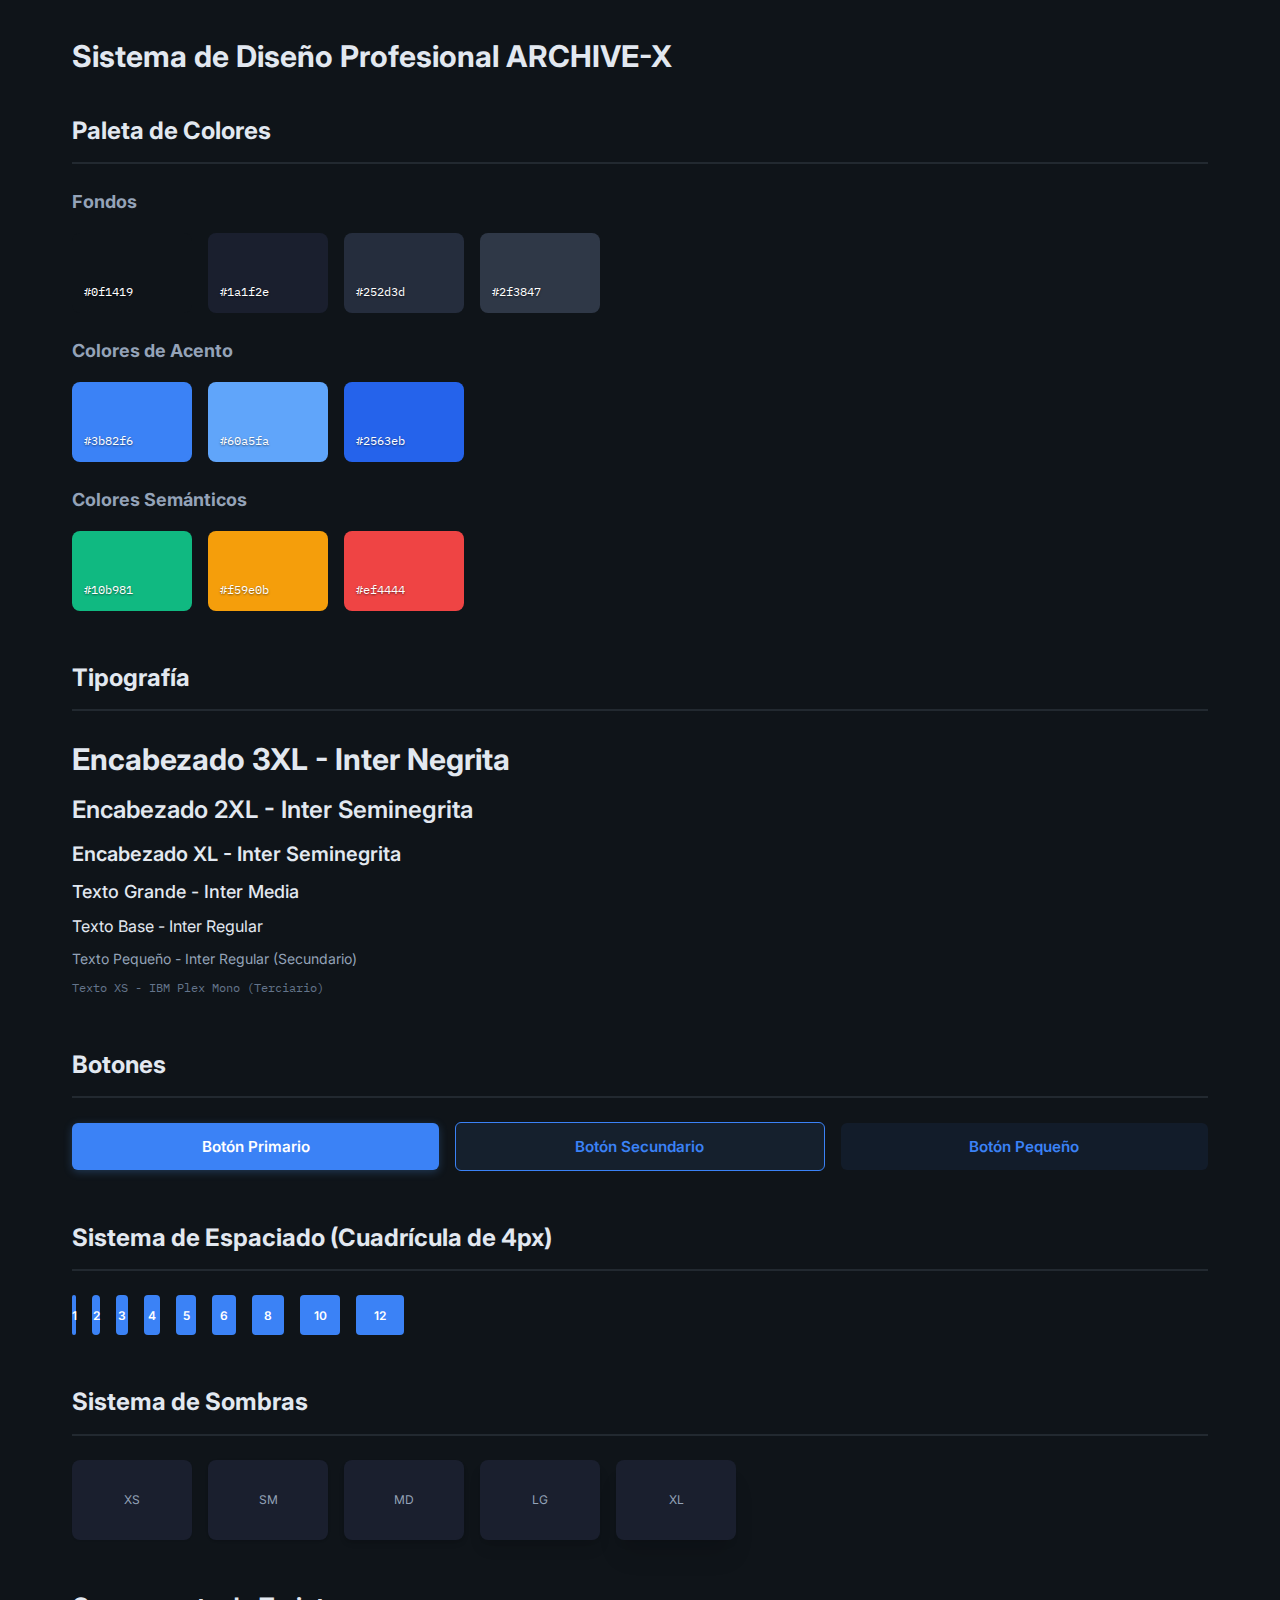
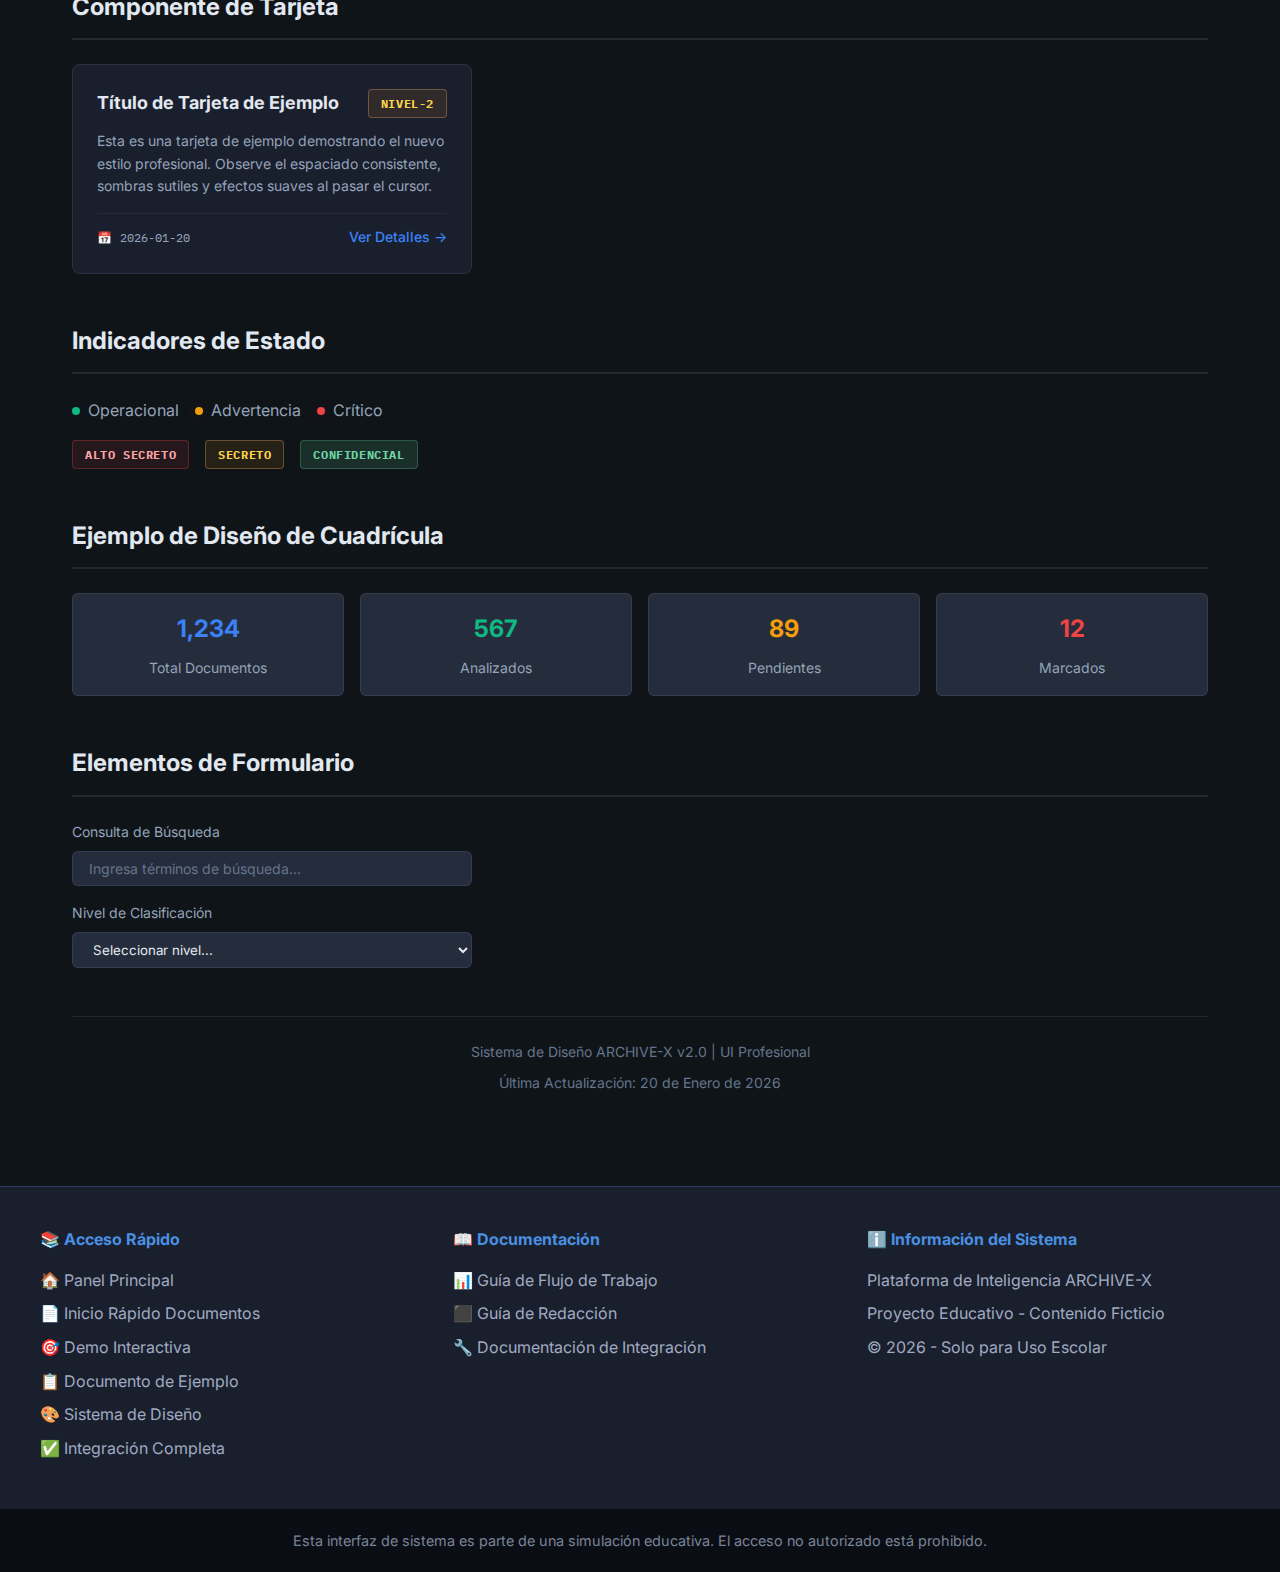
<file: DESIGN_SYSTEM_SHOWCASE.html>
<!DOCTYPE html>
<html lang="es">
<head>
    <meta charset="UTF-8">
    <meta name="viewport" content="width=device-width, initial-scale=1.0">
    <title>Sistema de Diseño UI - Muestra de Componentes</title>
    <link rel="stylesheet" href="style.css">
    <style>
        .showcase-container {
            padding: var(--space-8);
            max-width: 1200px;
            margin: 0 auto;
        }

        .showcase-section {
            margin-bottom: var(--space-12);
        }

        .showcase-section h2 {
            font-size: var(--text-2xl);
            color: var(--color-text-primary);
            margin-bottom: var(--space-6);
            padding-bottom: var(--space-3);
            border-bottom: 2px solid var(--color-border);
        }

        .showcase-section h3 {
            font-size: var(--text-lg);
            color: var(--color-text-secondary);
            margin: var(--space-6) 0 var(--space-4);
        }

        .component-row {
            display: flex;
            gap: var(--space-4);
            align-items: center;
            flex-wrap: wrap;
            margin-bottom: var(--space-4);
        }

        .color-swatch {
            width: 120px;
            height: 80px;
            border-radius: var(--radius-lg);
            display: flex;
            align-items: flex-end;
            padding: var(--space-3);
            font-size: var(--text-xs);
            font-family: 'IBM Plex Mono', monospace;
            color: white;
            text-shadow: 0 1px 2px rgba(0, 0, 0, 0.5);
        }

        .shadow-demo {
            background: var(--color-bg-secondary);
            width: 120px;
            height: 80px;
            border-radius: var(--radius-lg);
            display: flex;
            align-items: center;
            justify-content: center;
            color: var(--color-text-secondary);
            font-size: var(--text-xs);
        }

        .typography-sample {
            color: var(--color-text-primary);
            margin-bottom: var(--space-2);
        }

        .card-demo {
            background: var(--color-bg-secondary);
            border: 1px solid var(--color-border);
            border-radius: var(--radius-lg);
            padding: var(--space-6);
            max-width: 400px;
            transition: all var(--transition-normal);
        }

        .card-demo:hover {
            border-color: var(--color-border-emphasis);
            box-shadow: var(--shadow-md);
            transform: translateY(-2px);
        }

        .spacing-demo {
            display: flex;
            gap: var(--space-4);
            margin-bottom: var(--space-4);
        }

        .spacing-box {
            background: var(--color-accent-blue);
            border-radius: var(--radius-sm);
            color: white;
            display: flex;
            align-items: center;
            justify-content: center;
            font-size: var(--text-xs);
            font-weight: 600;
        }

        .grid-demo {
            display: grid;
            grid-template-columns: repeat(auto-fit, minmax(150px, 1fr));
            gap: var(--space-4);
        }

        .grid-item {
            background: var(--color-bg-tertiary);
            border: 1px solid var(--color-border);
            border-radius: var(--radius-md);
            padding: var(--space-4);
            text-align: center;
        }
    </style>
</head>
<body>
    <div class="showcase-container">
        <h1 style="font-size: var(--text-3xl); color: var(--color-text-primary); margin-bottom: var(--space-8);">
            Sistema de Diseño Profesional ARCHIVE-X
        </h1>

        <!-- Colores -->
        <section class="showcase-section">
            <h2>Paleta de Colores</h2>
            
            <h3>Fondos</h3>
            <div class="component-row">
                <div class="color-swatch" style="background: #0f1419;">#0f1419</div>
                <div class="color-swatch" style="background: #1a1f2e;">#1a1f2e</div>
                <div class="color-swatch" style="background: #252d3d;">#252d3d</div>
                <div class="color-swatch" style="background: #2f3847;">#2f3847</div>
            </div>

            <h3>Colores de Acento</h3>
            <div class="component-row">
                <div class="color-swatch" style="background: #3b82f6;">#3b82f6</div>
                <div class="color-swatch" style="background: #60a5fa;">#60a5fa</div>
                <div class="color-swatch" style="background: #2563eb;">#2563eb</div>
            </div>

            <h3>Colores Semánticos</h3>
            <div class="component-row">
                <div class="color-swatch" style="background: #10b981;">#10b981</div>
                <div class="color-swatch" style="background: #f59e0b;">#f59e0b</div>
                <div class="color-swatch" style="background: #ef4444;">#ef4444</div>
            </div>
        </section>

        <!-- Tipografía -->
        <section class="showcase-section">
            <h2>Tipografía</h2>
            
            <div class="typography-sample" style="font-size: var(--text-3xl); font-weight: 700;">
                Encabezado 3XL - Inter Negrita
            </div>
            <div class="typography-sample" style="font-size: var(--text-2xl); font-weight: 600;">
                Encabezado 2XL - Inter Seminegrita
            </div>
            <div class="typography-sample" style="font-size: var(--text-xl); font-weight: 600;">
                Encabezado XL - Inter Seminegrita
            </div>
            <div class="typography-sample" style="font-size: var(--text-lg); font-weight: 500;">
                Texto Grande - Inter Media
            </div>
            <div class="typography-sample" style="font-size: var(--text-base);">
                Texto Base - Inter Regular
            </div>
            <div class="typography-sample" style="font-size: var(--text-sm); color: var(--color-text-secondary);">
                Texto Pequeño - Inter Regular (Secundario)
            </div>
            <div class="typography-sample" style="font-size: var(--text-xs); font-family: 'IBM Plex Mono', monospace; color: var(--color-text-tertiary);">
                Texto XS - IBM Plex Mono (Terciario)
            </div>
        </section>

        <!-- Botones -->
        <section class="showcase-section">
            <h2>Botones</h2>
            
            <div class="component-row">
                <button class="btn btn-primary">Botón Primario</button>
                <button class="btn btn-secondary">Botón Secundario</button>
                <button class="btn btn-small">Botón Pequeño</button>
            </div>
        </section>

        <!-- Espaciado -->
        <section class="showcase-section">
            <h2>Sistema de Espaciado (Cuadrícula de 4px)</h2>
            
            <div class="spacing-demo">
                <div class="spacing-box" style="width: 4px; height: 40px;">1</div>
                <div class="spacing-box" style="width: 8px; height: 40px;">2</div>
                <div class="spacing-box" style="width: 12px; height: 40px;">3</div>
                <div class="spacing-box" style="width: 16px; height: 40px;">4</div>
                <div class="spacing-box" style="width: 20px; height: 40px;">5</div>
                <div class="spacing-box" style="width: 24px; height: 40px;">6</div>
                <div class="spacing-box" style="width: 32px; height: 40px;">8</div>
                <div class="spacing-box" style="width: 40px; height: 40px;">10</div>
                <div class="spacing-box" style="width: 48px; height: 40px;">12</div>
            </div>
        </section>

        <!-- Sombras -->
        <section class="showcase-section">
            <h2>Sistema de Sombras</h2>
            
            <div class="component-row">
                <div class="shadow-demo" style="box-shadow: var(--shadow-xs);">XS</div>
                <div class="shadow-demo" style="box-shadow: var(--shadow-sm);">SM</div>
                <div class="shadow-demo" style="box-shadow: var(--shadow-md);">MD</div>
                <div class="shadow-demo" style="box-shadow: var(--shadow-lg);">LG</div>
                <div class="shadow-demo" style="box-shadow: var(--shadow-xl);">XL</div>
            </div>
        </section>

        <!-- Tarjetas -->
        <section class="showcase-section">
            <h2>Componente de Tarjeta</h2>
            
            <div class="card-demo">
                <div class="card-header">
                    <h3 style="margin: 0; color: var(--color-text-primary); font-size: var(--text-lg);">
                        Título de Tarjeta de Ejemplo
                    </h3>
                    <span class="classification-badge tier-2">NIVEL-2</span>
                </div>
                <div class="card-body">
                    <p class="card-summary">
                        Esta es una tarjeta de ejemplo demostrando el nuevo estilo profesional. 
                        Observe el espaciado consistente, sombras sutiles y efectos suaves al pasar el cursor.
                    </p>
                </div>
                <div class="card-footer">
                    <div class="card-meta">
                        <span class="meta-icon">📅</span>
                        <span class="meta-text">2026-01-20</span>
                    </div>
                    <span class="card-action">Ver Detalles →</span>
                </div>
            </div>
        </section>

        <!-- Indicadores de Estado -->
        <section class="showcase-section">
            <h2>Indicadores de Estado</h2>
            
            <div class="component-row" style="align-items: center;">
                <div style="display: flex; align-items: center; gap: var(--space-2);">
                    <span class="status-dot green"></span>
                    <span style="color: var(--color-text-secondary);">Operacional</span>
                </div>
                <div style="display: flex; align-items: center; gap: var(--space-2);">
                    <span class="status-dot yellow"></span>
                    <span style="color: var(--color-text-secondary);">Advertencia</span>
                </div>
                <div style="display: flex; align-items: center; gap: var(--space-2);">
                    <span class="status-dot red"></span>
                    <span style="color: var(--color-text-secondary);">Crítico</span>
                </div>
            </div>
            
            <div class="component-row" style="margin-top: var(--space-4);">
                <span class="classification-badge tier-1">ALTO SECRETO</span>
                <span class="classification-badge tier-2">SECRETO</span>
                <span class="classification-badge tier-3">CONFIDENCIAL</span>
            </div>
        </section>

        <!-- Diseño de Cuadrícula -->
        <section class="showcase-section">
            <h2>Ejemplo de Diseño de Cuadrícula</h2>
            
            <div class="grid-demo">
                <div class="grid-item">
                    <div style="font-size: var(--text-2xl); color: var(--color-accent-blue); font-weight: 700; margin-bottom: var(--space-2);">
                        1,234
                    </div>
                    <div style="font-size: var(--text-sm); color: var(--color-text-secondary);">
                        Total Documentos
                    </div>
                </div>
                <div class="grid-item">
                    <div style="font-size: var(--text-2xl); color: var(--color-success); font-weight: 700; margin-bottom: var(--space-2);">
                        567
                    </div>
                    <div style="font-size: var(--text-sm); color: var(--color-text-secondary);">
                        Analizados
                    </div>
                </div>
                <div class="grid-item">
                    <div style="font-size: var(--text-2xl); color: var(--color-warning); font-weight: 700; margin-bottom: var(--space-2);">
                        89
                    </div>
                    <div style="font-size: var(--text-sm); color: var(--color-text-secondary);">
                        Pendientes
                    </div>
                </div>
                <div class="grid-item">
                    <div style="font-size: var(--text-2xl); color: var(--color-danger); font-weight: 700; margin-bottom: var(--space-2);">
                        12
                    </div>
                    <div style="font-size: var(--text-sm); color: var(--color-text-secondary);">
                        Marcados
                    </div>
                </div>
            </div>
        </section>

        <!-- Elementos de Formulario -->
        <section class="showcase-section">
            <h2>Elementos de Formulario</h2>
            
            <div style="max-width: 400px;">
                <div style="margin-bottom: var(--space-4);">
                    <label style="display: block; margin-bottom: var(--space-2); color: var(--color-text-secondary); font-size: var(--text-sm);">
                        Consulta de Búsqueda
                    </label>
                    <div class="search-container">
                        <input type="text" placeholder="Ingresa términos de búsqueda...">
                    </div>
                </div>
                
                <div style="margin-bottom: var(--space-4);">
                    <label style="display: block; margin-bottom: var(--space-2); color: var(--color-text-secondary); font-size: var(--text-sm);">
                        Nivel de Clasificación
                    </label>
                    <select style="width: 100%; padding: var(--space-2) var(--space-4); background: var(--color-bg-tertiary); border: 1px solid var(--color-border); border-radius: var(--radius-md); color: var(--color-text-primary); font-family: inherit;">
                        <option>Seleccionar nivel...</option>
                        <option>ALTO SECRETO</option>
                        <option>SECRETO</option>
                        <option>CONFIDENCIAL</option>
                    </select>
                </div>
            </div>
        </section>

        <!-- Pie de Página -->
        <div style="margin-top: var(--space-12); padding-top: var(--space-6); border-top: 1px solid var(--color-border); text-align: center; color: var(--color-text-tertiary); font-size: var(--text-sm);">
            <p>Sistema de Diseño ARCHIVE-X v2.0 | UI Profesional</p>
            <p style="margin-top: var(--space-2);">Última Actualización: 20 de Enero de 2026</p>
        </div>
    </div>

    <!-- Pie de Página Mejorado con Enlaces Rápidos -->
    <footer class="dashboard-footer" style="margin-top: 60px; padding: 40px 20px; background: #1a1f2e; border-top: 1px solid rgba(74, 144, 226, 0.3);">
        <div style="max-width: 1200px; margin: 0 auto; display: grid; grid-template-columns: repeat(auto-fit, minmax(250px, 1fr)); gap: 40px;">
            <div>
                <h4 style="color: #4a90e2; margin-bottom: 15px;">📚 Acceso Rápido</h4>
                <ul style="list-style: none; padding: 0; margin: 0;">
                    <li style="margin-bottom: 8px;"><a href="index.html" style="color: #a0aac0; text-decoration: none;">🏠 Panel Principal</a></li>
                    <li style="margin-bottom: 8px;"><a href="QUICK_START_DOCUMENTS.html" target="_blank" style="color: #a0aac0; text-decoration: none;">📄 Inicio Rápido Documentos</a></li>
                    <li style="margin-bottom: 8px;"><a href="DEMO_INTERACTIVE_DOCUMENTS.html" target="_blank" style="color: #a0aac0; text-decoration: none;">🎯 Demo Interactiva</a></li>
                    <li style="margin-bottom: 8px;"><a href="classified-document.html" target="_blank" style="color: #a0aac0; text-decoration: none;">📋 Documento de Ejemplo</a></li>
                    <li style="margin-bottom: 8px;"><a href="DESIGN_SYSTEM_SHOWCASE.html" target="_blank" style="color: #a0aac0; text-decoration: none;">🎨 Sistema de Diseño</a></li>
                    <li style="margin-bottom: 8px;"><a href="INTEGRATION_OVERVIEW.html" target="_blank" style="color: #a0aac0; text-decoration: none;">✅ Integración Completa</a></li>
                </ul>
            </div>
            <div>
                <h4 style="color: #4a90e2; margin-bottom: 15px;">📖 Documentación</h4>
                <ul style="list-style: none; padding: 0; margin: 0;">
                    <li style="margin-bottom: 8px;"><a href="WORKFLOW_GUIDE.html" target="_blank" style="color: #a0aac0; text-decoration: none;">📊 Guía de Flujo de Trabajo</a></li>
                    <li style="margin-bottom: 8px;"><a href="REDACTION_GUIDE.html" target="_blank" style="color: #a0aac0; text-decoration: none;">⬛ Guía de Redacción</a></li>
                    <li style="margin-bottom: 8px;"><a href="INTEGRATION_DOCS.html" target="_blank" style="color: #a0aac0; text-decoration: none;">🔧 Documentación de Integración</a></li>
                </ul>
            </div>
            <div>
                <h4 style="color: #4a90e2; margin-bottom: 15px;">ℹ️ Información del Sistema</h4>
                <p style="color: #a0aac0; margin-bottom: 8px;">Plataforma de Inteligencia ARCHIVE-X</p>
                <p style="color: #a0aac0; margin-bottom: 8px;">Proyecto Educativo - Contenido Ficticio</p>
                <p style="color: #a0aac0; margin-bottom: 8px;">© 2026 - Solo para Uso Escolar</p>
            </div>
        </div>
    </footer>

    <footer style="background: #0a0e14; color: #7a8499; text-align: center; padding: 20px; font-size: 0.9em;">
        <p>Esta interfaz de sistema es parte de una simulación educativa. El acceso no autorizado está prohibido.</p>
    </footer>

    <script>
        // Add hover effect demonstration
        document.querySelectorAll('.card-demo, .grid-item').forEach(card => {
            card.addEventListener('mouseenter', function() {
                console.log('Card hover detected');
            });
        });
    </script>
</body>
</html>
</file>
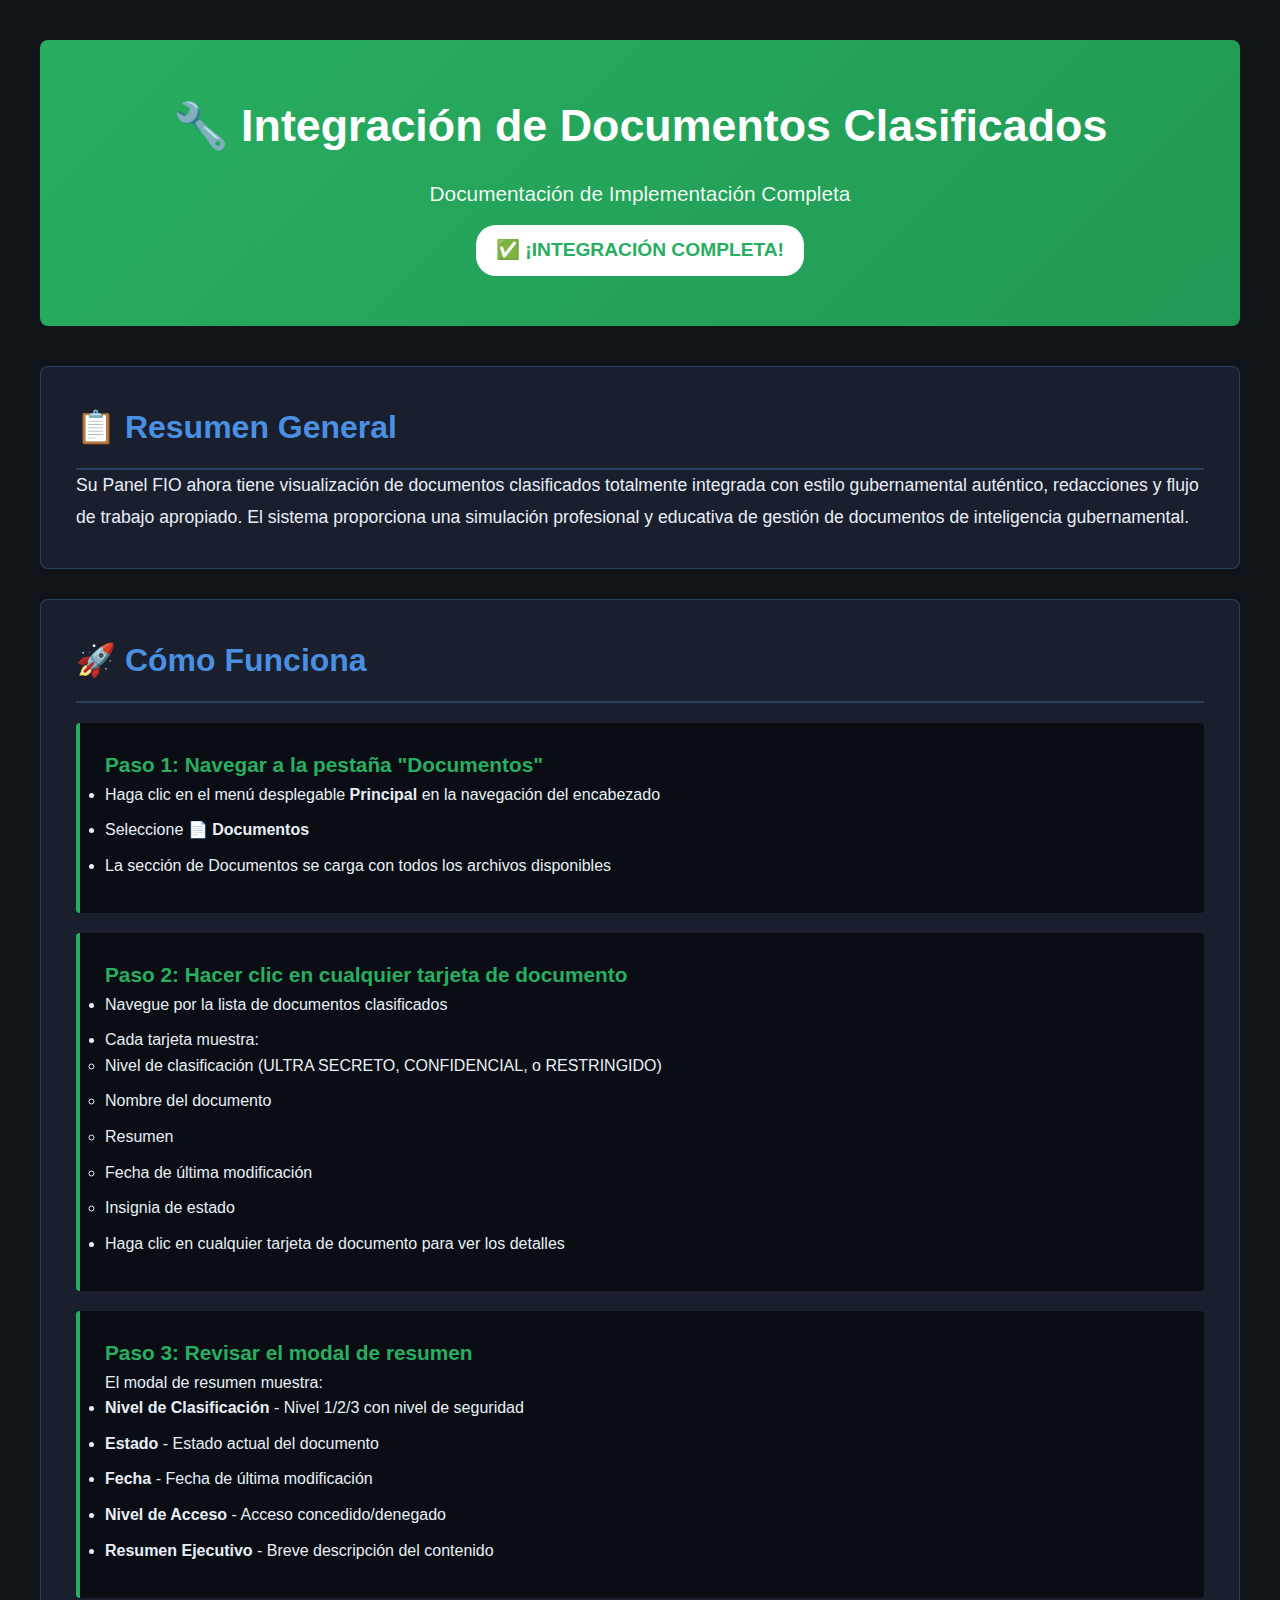
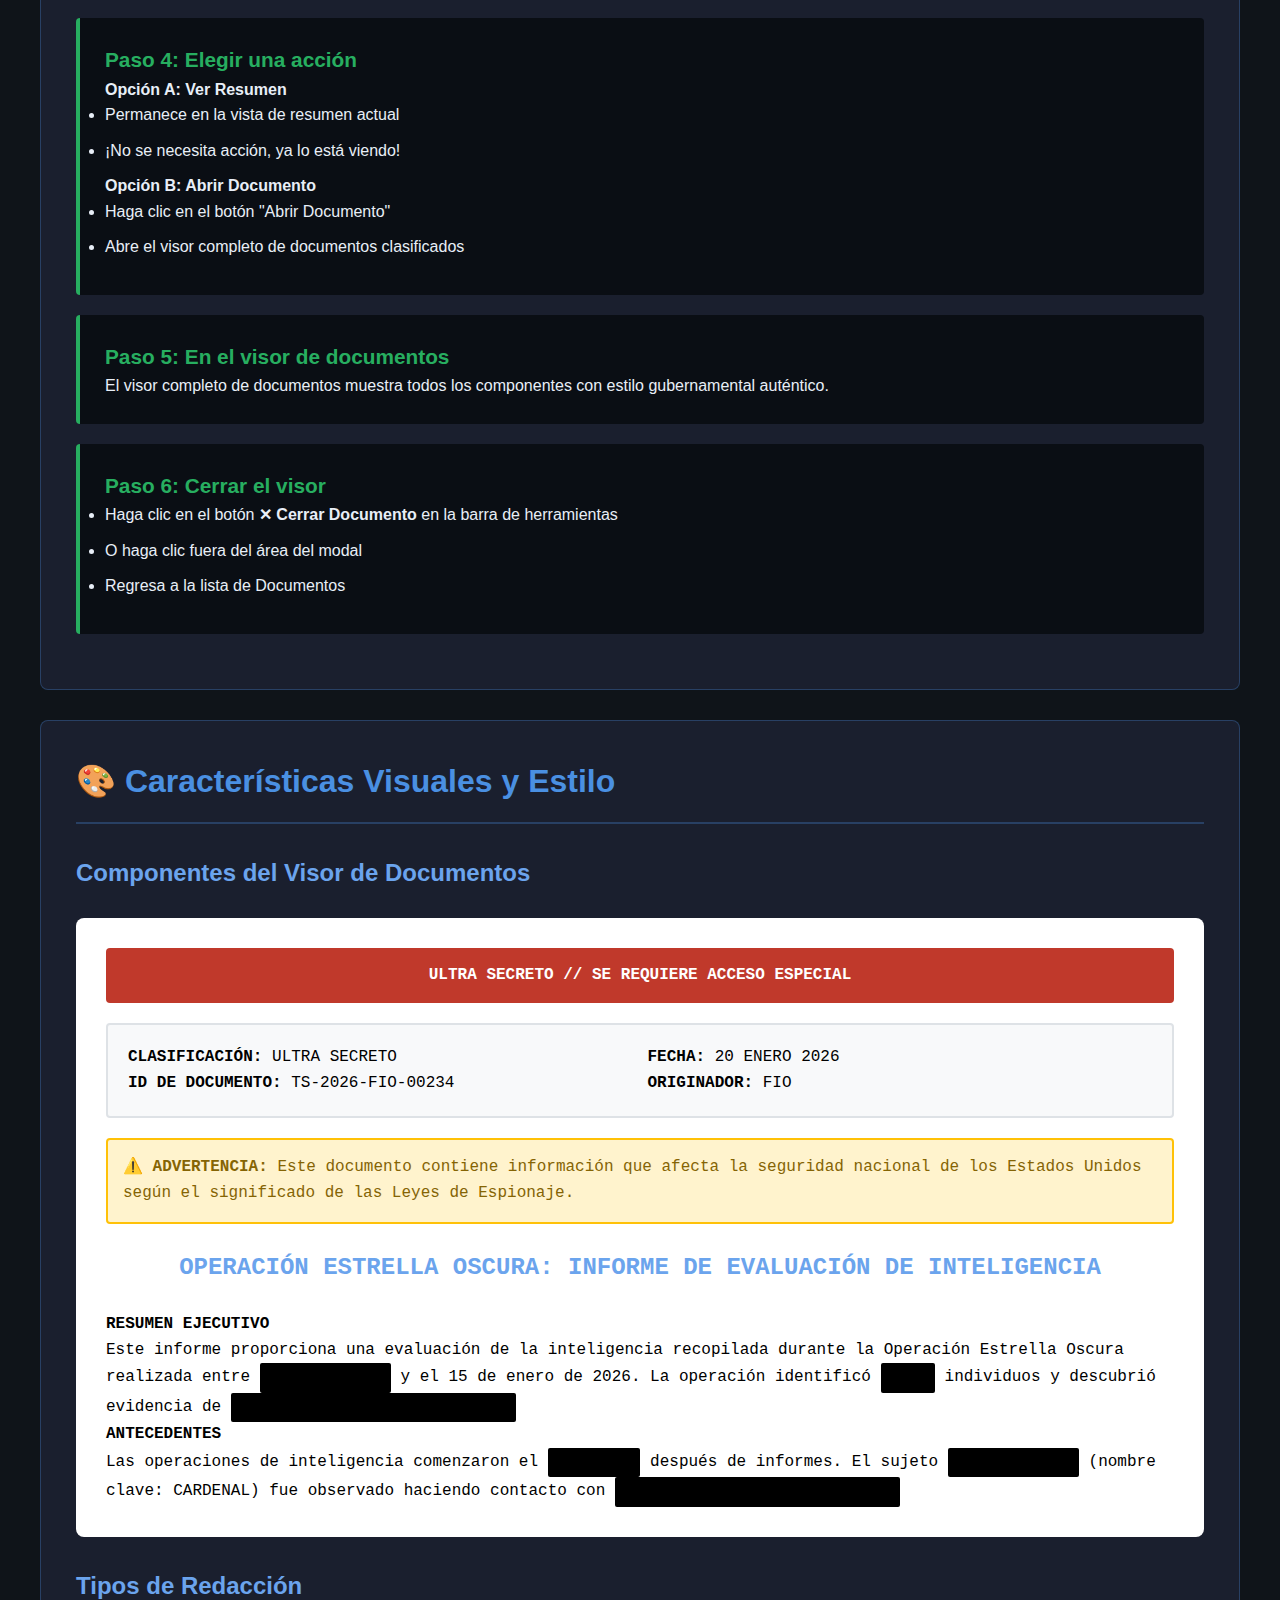
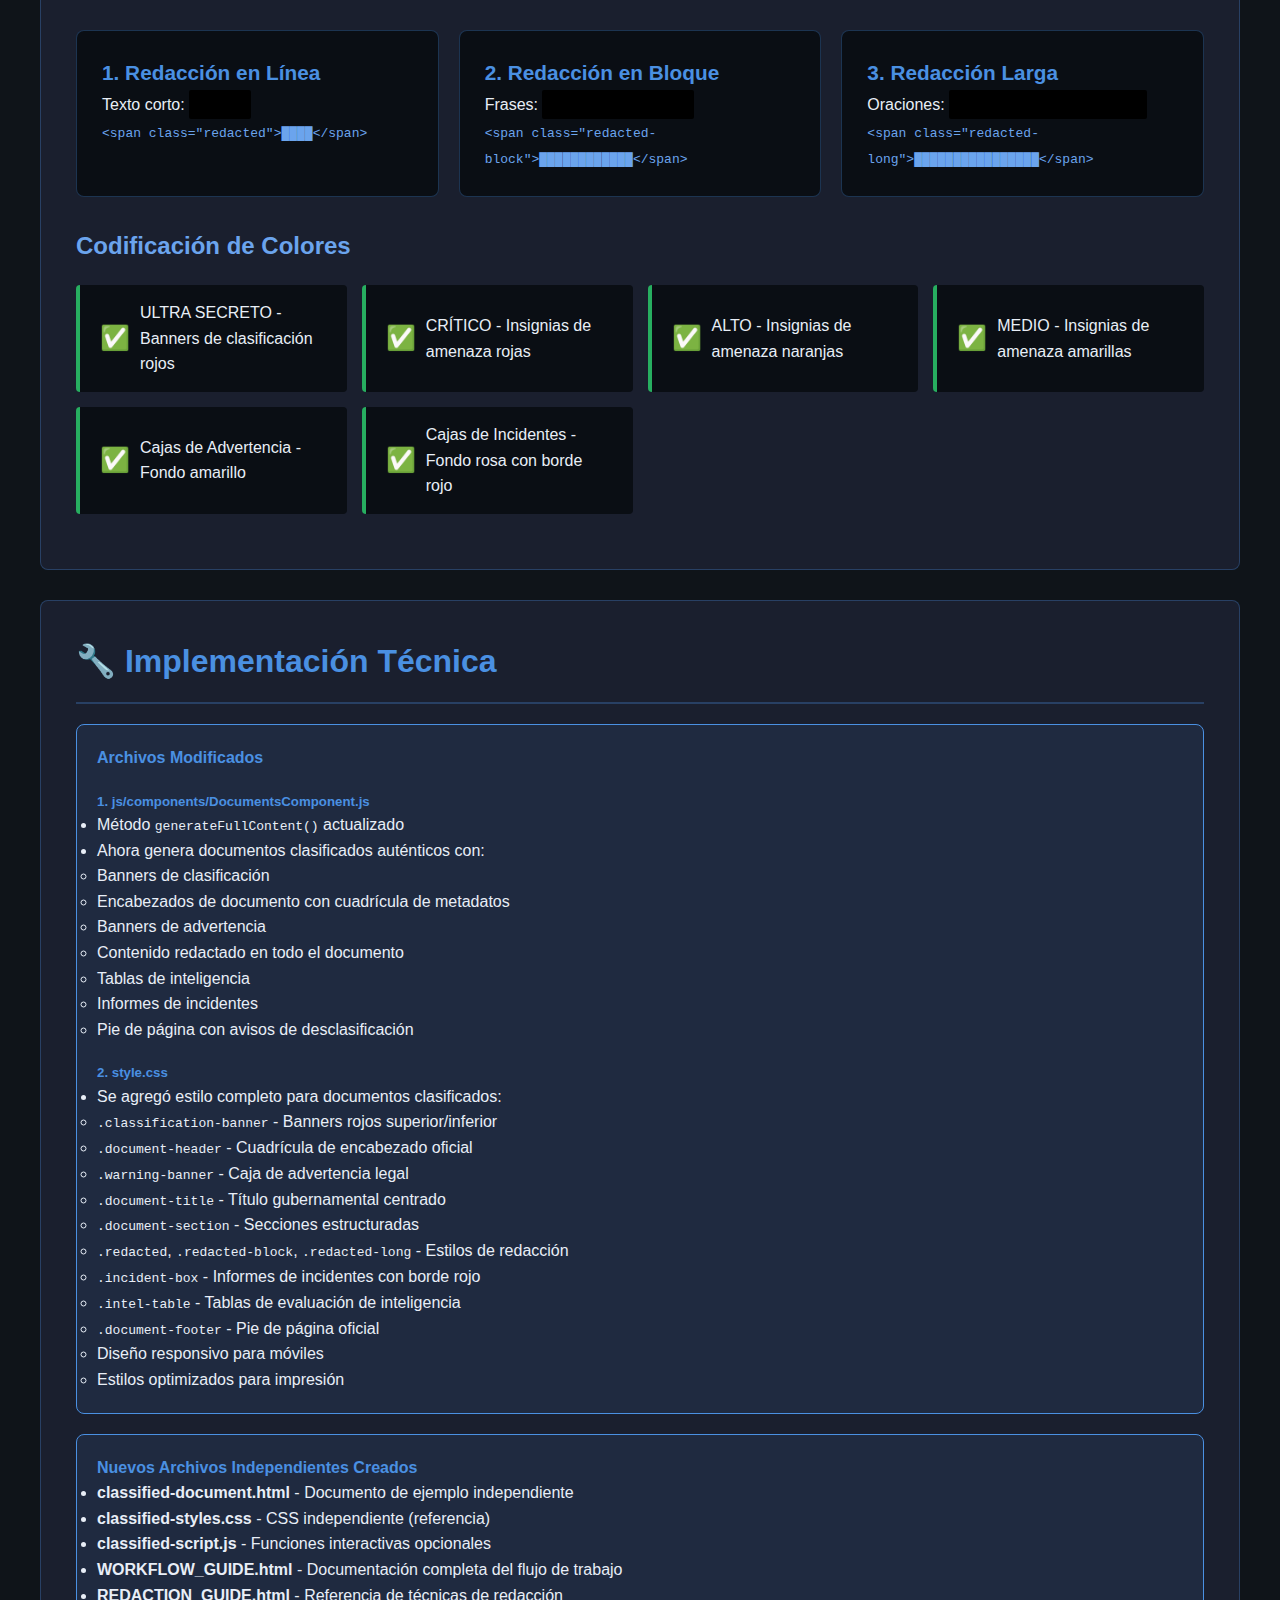
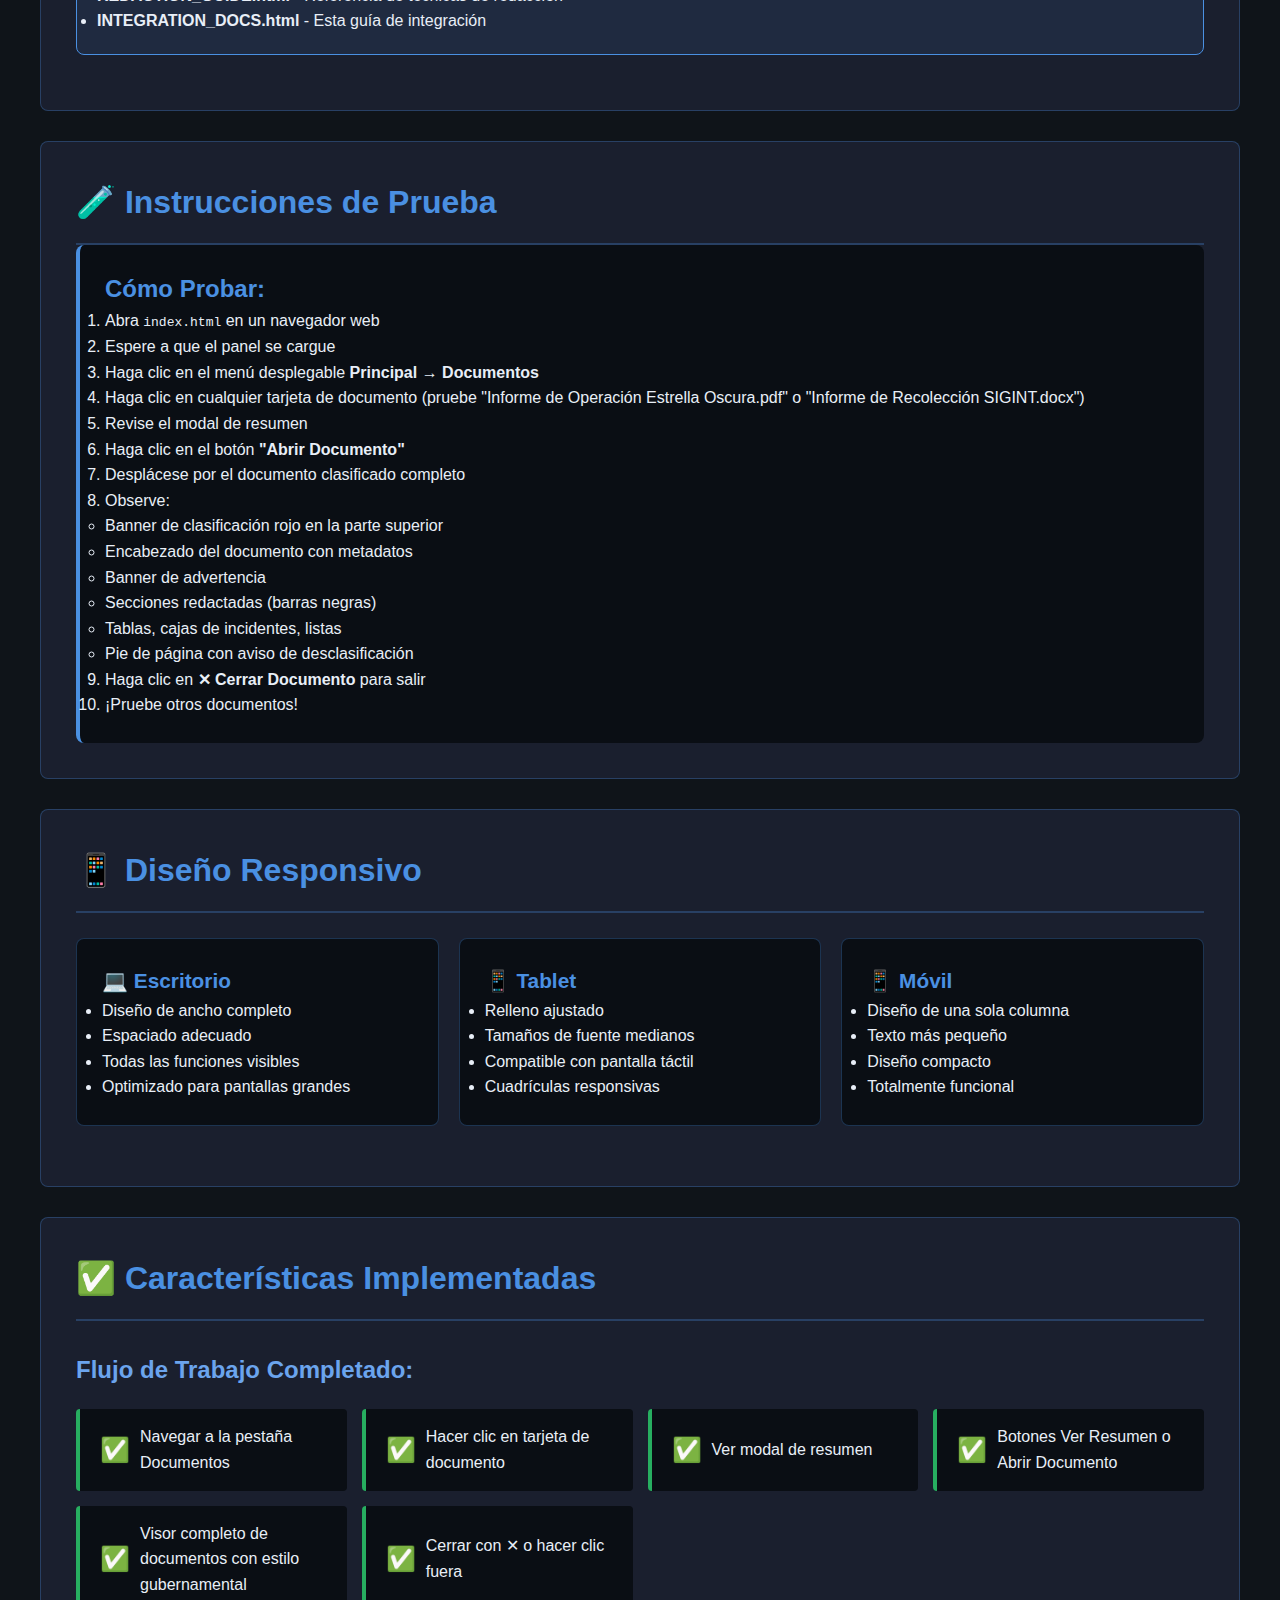
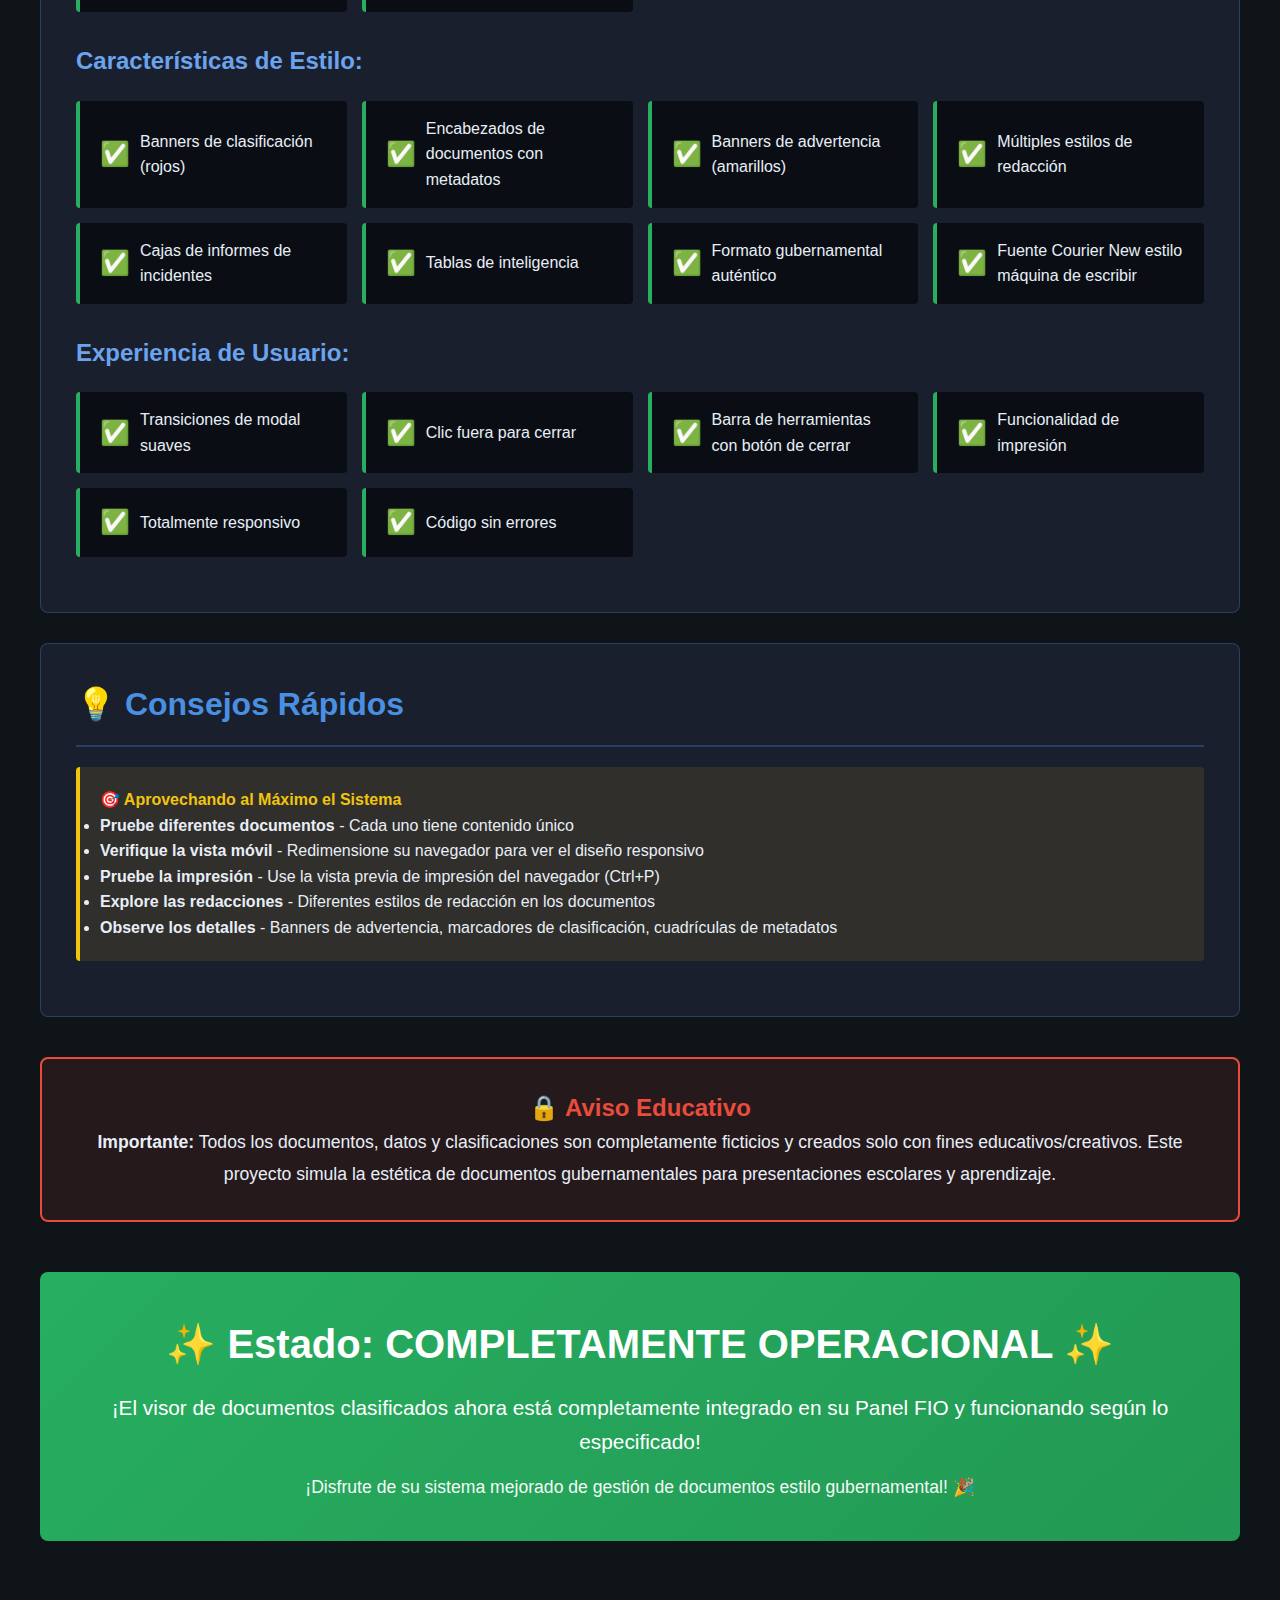
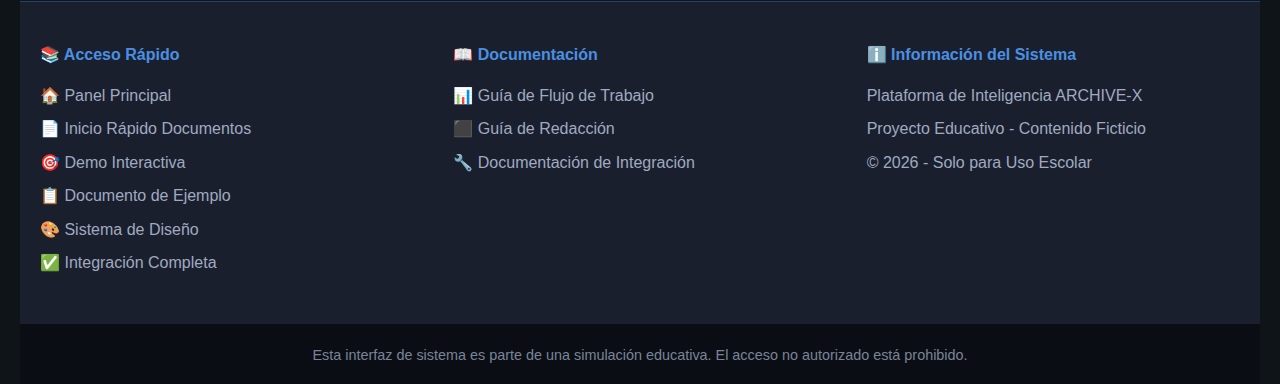
<file: INTEGRATION_DOCS.html>
<!DOCTYPE html>
<html lang="es">
<head>
    <meta charset="UTF-8">
    <meta name="viewport" content="width=device-width, initial-scale=1.0">
    <title>Documentación de Integración - ARCHIVE-X</title>
    <link rel="stylesheet" href="style.css">
    <style>
        body {
            background: #0f1419;
            color: #e8eef7;
            font-family: 'Segoe UI', Tahoma, Geneva, Verdana, sans-serif;
            line-height: 1.6;
            padding: 40px 20px;
        }
        
        .docs-container {
            max-width: 1200px;
            margin: 0 auto;
        }
        
        .docs-header {
            text-align: center;
            padding: 50px 40px;
            background: linear-gradient(135deg, #27ae60 0%, #229954 100%);
            border-radius: 8px;
            margin-bottom: 40px;
        }
        
        .docs-header h1 {
            color: #fff;
            font-size: 2.8em;
            margin: 0 0 15px 0;
        }
        
        .docs-header p {
            color: rgba(255, 255, 255, 0.95);
            font-size: 1.3em;
            margin: 0;
        }
        
        .success-badge {
            display: inline-block;
            background: #fff;
            color: #27ae60;
            padding: 10px 20px;
            border-radius: 20px;
            font-weight: bold;
            font-size: 1.2em;
            margin-top: 15px;
        }
        
        .section {
            background: #1a1f2e;
            border: 1px solid rgba(74, 144, 226, 0.3);
            border-radius: 8px;
            padding: 35px;
            margin-bottom: 30px;
        }
        
        .section h2 {
            color: #4a90e2;
            font-size: 2em;
            margin-top: 0;
            padding-bottom: 15px;
            border-bottom: 2px solid rgba(74, 144, 226, 0.3);
        }
        
        .section h3 {
            color: #6ba4ed;
            font-size: 1.5em;
            margin-top: 30px;
        }
        
        .workflow-steps {
            background: #0a0e14;
            border-left: 4px solid #27ae60;
            padding: 25px;
            margin: 20px 0;
            border-radius: 4px;
        }
        
        .workflow-steps h4 {
            color: #27ae60;
            margin-top: 0;
            font-size: 1.3em;
        }
        
        .workflow-steps ol {
            padding-left: 25px;
        }
        
        .workflow-steps li {
            margin-bottom: 10px;
            color: #e8eef7;
        }
        
        .feature-list {
            display: grid;
            grid-template-columns: repeat(auto-fit, minmax(250px, 1fr));
            gap: 15px;
            margin: 20px 0;
        }
        
        .feature-item {
            background: #0a0e14;
            padding: 15px 20px;
            border-left: 4px solid #27ae60;
            border-radius: 4px;
            display: flex;
            align-items: center;
            gap: 10px;
        }
        
        .feature-item::before {
            content: "✅";
            font-size: 1.5em;
        }
        
        .code-block {
            background: #0a0e14;
            padding: 20px;
            border-radius: 4px;
            overflow-x: auto;
            font-family: 'Courier New', monospace;
            border: 1px solid #4a90e2;
            margin: 15px 0;
        }
        
        .code-block code {
            color: #6ba4ed;
        }
        
        .visual-demo {
            background: #fff;
            color: #000;
            padding: 30px;
            border-radius: 8px;
            margin: 25px 0;
            font-family: 'Courier New', monospace;
        }
        
        .classification-banner-demo {
            background: #c0392b;
            color: #fff;
            padding: 15px;
            text-align: center;
            font-weight: bold;
            margin-bottom: 20px;
            border-radius: 4px;
        }
        
        .warning-banner-demo {
            background: #fff3cd;
            color: #856404;
            border: 2px solid #ffc107;
            padding: 15px;
            margin: 15px 0;
            border-radius: 4px;
        }
        
        .info-grid {
            display: grid;
            grid-template-columns: repeat(auto-fit, minmax(300px, 1fr));
            gap: 20px;
            margin: 25px 0;
        }
        
        .info-card {
            background: #0a0e14;
            border: 1px solid rgba(74, 144, 226, 0.3);
            border-radius: 8px;
            padding: 25px;
        }
        
        .info-card h4 {
            color: #4a90e2;
            margin-top: 0;
            font-size: 1.3em;
        }
        
        .files-modified {
            background: rgba(74, 144, 226, 0.1);
            border: 1px solid #4a90e2;
            border-radius: 8px;
            padding: 20px;
            margin: 20px 0;
        }
        
        .files-modified h4 {
            color: #4a90e2;
            margin-top: 0;
        }
        
        .redacted {
            background-color: #000000;
            color: #000000;
            padding: 2px 8px;
            border-radius: 2px;
            user-select: none;
        }
        
        .tip-box {
            background: rgba(241, 196, 15, 0.1);
            border-left: 4px solid #f1c40f;
            padding: 20px;
            margin: 20px 0;
            border-radius: 4px;
        }
        
        .tip-box h4 {
            color: #f1c40f;
            margin-top: 0;
        }
    </style>
</head>
<body>
    <div class="docs-container">
        <div class="docs-header">
            <h1>🔧 Integración de Documentos Clasificados</h1>
            <p>Documentación de Implementación Completa</p>
            <div class="success-badge">✅ ¡INTEGRACIÓN COMPLETA!</div>
        </div>

        <!-- Overview Section -->
        <div class="section">
            <h2>📋 Resumen General</h2>
            <p style="font-size: 1.1em; line-height: 1.8;">
                Su Panel FIO ahora tiene visualización de documentos clasificados totalmente integrada con estilo gubernamental auténtico, 
                redacciones y flujo de trabajo apropiado. El sistema proporciona una simulación profesional y educativa de gestión 
                de documentos de inteligencia gubernamental.
            </p>
        </div>

        <!-- How It Works -->
        <div class="section">
            <h2>🚀 Cómo Funciona</h2>
            
            <div class="workflow-steps">
                <h4>Paso 1: Navegar a la pestaña "Documentos"</h4>
                <ul>
                    <li>Haga clic en el menú desplegable <strong>Principal</strong> en la navegación del encabezado</li>
                    <li>Seleccione <strong>📄 Documentos</strong></li>
                    <li>La sección de Documentos se carga con todos los archivos disponibles</li>
                </ul>
            </div>

            <div class="workflow-steps">
                <h4>Paso 2: Hacer clic en cualquier tarjeta de documento</h4>
                <ul>
                    <li>Navegue por la lista de documentos clasificados</li>
                    <li>Cada tarjeta muestra:
                        <ul>
                            <li>Nivel de clasificación (ULTRA SECRETO, CONFIDENCIAL, o RESTRINGIDO)</li>
                            <li>Nombre del documento</li>
                            <li>Resumen</li>
                            <li>Fecha de última modificación</li>
                            <li>Insignia de estado</li>
                        </ul>
                    </li>
                    <li>Haga clic en cualquier tarjeta de documento para ver los detalles</li>
                </ul>
            </div>

            <div class="workflow-steps">
                <h4>Paso 3: Revisar el modal de resumen</h4>
                <p>El modal de resumen muestra:</p>
                <ul>
                    <li><strong>Nivel de Clasificación</strong> - Nivel 1/2/3 con nivel de seguridad</li>
                    <li><strong>Estado</strong> - Estado actual del documento</li>
                    <li><strong>Fecha</strong> - Fecha de última modificación</li>
                    <li><strong>Nivel de Acceso</strong> - Acceso concedido/denegado</li>
                    <li><strong>Resumen Ejecutivo</strong> - Breve descripción del contenido</li>
                </ul>
            </div>

            <div class="workflow-steps">
                <h4>Paso 4: Elegir una acción</h4>
                <p><strong>Opción A: Ver Resumen</strong></p>
                <ul>
                    <li>Permanece en la vista de resumen actual</li>
                    <li>¡No se necesita acción, ya lo está viendo!</li>
                </ul>
                <p><strong>Opción B: Abrir Documento</strong></p>
                <ul>
                    <li>Haga clic en el botón "Abrir Documento"</li>
                    <li>Abre el visor completo de documentos clasificados</li>
                </ul>
            </div>

            <div class="workflow-steps">
                <h4>Paso 5: En el visor de documentos</h4>
                <p>El visor completo de documentos muestra todos los componentes con estilo gubernamental auténtico.</p>
            </div>

            <div class="workflow-steps">
                <h4>Paso 6: Cerrar el visor</h4>
                <ul>
                    <li>Haga clic en el botón <strong>✕ Cerrar Documento</strong> en la barra de herramientas</li>
                    <li>O haga clic fuera del área del modal</li>
                    <li>Regresa a la lista de Documentos</li>
                </ul>
            </div>
        </div>

        <!-- Visual Features -->
        <div class="section">
            <h2>🎨 Características Visuales y Estilo</h2>
            
            <h3>Componentes del Visor de Documentos</h3>
            
            <div class="visual-demo">
                <div class="classification-banner-demo">
                    ULTRA SECRETO // SE REQUIERE ACCESO ESPECIAL
                </div>
                
                <div style="background: #f8f9fa; padding: 20px; border: 2px solid #dee2e6; border-radius: 4px; margin: 20px 0;">
                    <div style="display: grid; grid-template-columns: 1fr 1fr; gap: 15px;">
                        <div>
                            <strong>CLASIFICACIÓN:</strong> ULTRA SECRETO<br>
                            <strong>ID DE DOCUMENTO:</strong> TS-2026-FIO-00234
                        </div>
                        <div>
                            <strong>FECHA:</strong> 20 ENERO 2026<br>
                            <strong>ORIGINADOR:</strong> FIO
                        </div>
                    </div>
                </div>
                
                <div class="warning-banner-demo">
                    <strong>⚠️ ADVERTENCIA:</strong> Este documento contiene información que afecta la seguridad nacional 
                    de los Estados Unidos según el significado de las Leyes de Espionaje.
                </div>
                
                <h3 style="text-align: center; margin: 25px 0;">OPERACIÓN ESTRELLA OSCURA: INFORME DE EVALUACIÓN DE INTELIGENCIA</h3>
                
                <h4>RESUMEN EJECUTIVO</h4>
                <p>
                    Este informe proporciona una evaluación de la inteligencia recopilada durante la Operación Estrella Oscura realizada 
                    entre <span class="redacted">████████████</span> y el 15 de enero de 2026. La operación identificó 
                    <span class="redacted">████</span> individuos y descubrió evidencia de 
                    <span class="redacted">████████████████████████████</span>
                </p>
                
                <h4>ANTECEDENTES</h4>
                <p>
                    Las operaciones de inteligencia comenzaron el <span class="redacted">████████</span> después de informes. 
                    El sujeto <span class="redacted">████████████</span> (nombre clave: CARDENAL) fue observado 
                    haciendo contacto con <span class="redacted">████████████████████████████</span>
                </p>
            </div>

            <h3>Tipos de Redacción</h3>
            <div class="info-grid">
                <div class="info-card">
                    <h4>1. Redacción en Línea</h4>
                    <p>Texto corto: <span class="redacted">████</span></p>
                    <code style="color: #6ba4ed;">&lt;span class="redacted"&gt;████&lt;/span&gt;</code>
                </div>
                <div class="info-card">
                    <h4>2. Redacción en Bloque</h4>
                    <p>Frases: <span class="redacted" style="min-width: 100px; display: inline-block;">████████████</span></p>
                    <code style="color: #6ba4ed;">&lt;span class="redacted-block"&gt;████████████&lt;/span&gt;</code>
                </div>
                <div class="info-card">
                    <h4>3. Redacción Larga</h4>
                    <p>Oraciones: <span class="redacted" style="min-width: 180px; display: inline-block;">████████████████</span></p>
                    <code style="color: #6ba4ed;">&lt;span class="redacted-long"&gt;████████████████&lt;/span&gt;</code>
                </div>
            </div>

            <h3>Codificación de Colores</h3>
            <div class="feature-list">
                <div class="feature-item">ULTRA SECRETO - Banners de clasificación rojos</div>
                <div class="feature-item">CRÍTICO - Insignias de amenaza rojas</div>
                <div class="feature-item">ALTO - Insignias de amenaza naranjas</div>
                <div class="feature-item">MEDIO - Insignias de amenaza amarillas</div>
                <div class="feature-item">Cajas de Advertencia - Fondo amarillo</div>
                <div class="feature-item">Cajas de Incidentes - Fondo rosa con borde rojo</div>
            </div>
        </div>

        <!-- Technical Implementation -->
        <div class="section">
            <h2>🔧 Implementación Técnica</h2>
            
            <div class="files-modified">
                <h4>Archivos Modificados</h4>
                
                <h5 style="color: #4a90e2; margin-top: 20px;">1. js/components/DocumentsComponent.js</h5>
                <ul>
                    <li>Método <code>generateFullContent()</code> actualizado</li>
                    <li>Ahora genera documentos clasificados auténticos con:
                        <ul>
                            <li>Banners de clasificación</li>
                            <li>Encabezados de documento con cuadrícula de metadatos</li>
                            <li>Banners de advertencia</li>
                            <li>Contenido redactado en todo el documento</li>
                            <li>Tablas de inteligencia</li>
                            <li>Informes de incidentes</li>
                            <li>Pie de página con avisos de desclasificación</li>
                        </ul>
                    </li>
                </ul>

                <h5 style="color: #4a90e2; margin-top: 20px;">2. style.css</h5>
                <ul>
                    <li>Se agregó estilo completo para documentos clasificados:
                        <ul>
                            <li><code>.classification-banner</code> - Banners rojos superior/inferior</li>
                            <li><code>.document-header</code> - Cuadrícula de encabezado oficial</li>
                            <li><code>.warning-banner</code> - Caja de advertencia legal</li>
                            <li><code>.document-title</code> - Título gubernamental centrado</li>
                            <li><code>.document-section</code> - Secciones estructuradas</li>
                            <li><code>.redacted</code>, <code>.redacted-block</code>, <code>.redacted-long</code> - Estilos de redacción</li>
                            <li><code>.incident-box</code> - Informes de incidentes con borde rojo</li>
                            <li><code>.intel-table</code> - Tablas de evaluación de inteligencia</li>
                            <li><code>.document-footer</code> - Pie de página oficial</li>
                            <li>Diseño responsivo para móviles</li>
                            <li>Estilos optimizados para impresión</li>
                        </ul>
                    </li>
                </ul>
            </div>

            <div class="files-modified">
                <h4>Nuevos Archivos Independientes Creados</h4>
                <ul>
                    <li><strong>classified-document.html</strong> - Documento de ejemplo independiente</li>
                    <li><strong>classified-styles.css</strong> - CSS independiente (referencia)</li>
                    <li><strong>classified-script.js</strong> - Funciones interactivas opcionales</li>
                    <li><strong>WORKFLOW_GUIDE.html</strong> - Documentación completa del flujo de trabajo</li>
                    <li><strong>REDACTION_GUIDE.html</strong> - Referencia de técnicas de redacción</li>
                    <li><strong>INTEGRATION_DOCS.html</strong> - Esta guía de integración</li>
                </ul>
            </div>
        </div>

        <!-- Testing Instructions -->
        <div class="section">
            <h2>🧪 Instrucciones de Prueba</h2>
            
            <div style="background: #0a0e14; padding: 25px; border-radius: 8px; border-left: 4px solid #4a90e2;">
                <h3 style="color: #4a90e2; margin-top: 0;">Cómo Probar:</h3>
                <ol>
                    <li>Abra <code>index.html</code> en un navegador web</li>
                    <li>Espere a que el panel se cargue</li>
                    <li>Haga clic en el menú desplegable <strong>Principal</strong> → <strong>Documentos</strong></li>
                    <li>Haga clic en cualquier tarjeta de documento (pruebe "Informe de Operación Estrella Oscura.pdf" o "Informe de Recolección SIGINT.docx")</li>
<li>Revise el modal de resumen</li>
                    <li>Haga clic en el botón <strong>"Abrir Documento"</strong></li>
                    <li>Desplácese por el documento clasificado completo</li>
                    <li>Observe:
                        <ul>
                            <li>Banner de clasificación rojo en la parte superior</li>
                            <li>Encabezado del documento con metadatos</li>
                            <li>Banner de advertencia</li>
                            <li>Secciones redactadas (barras negras)</li>
                            <li>Tablas, cajas de incidentes, listas</li>
                            <li>Pie de página con aviso de desclasificación</li>
                        </ul>
                    </li>
                    <li>Haga clic en <strong>✕ Cerrar Documento</strong> para salir</li>
                    <li>¡Pruebe otros documentos!</li>
                </ol>
            </div>
        </div>

        <!-- Responsive Design -->
        <div class="section">
            <h2>📱 Diseño Responsivo</h2>
            
            <div class="info-grid">
                <div class="info-card">
                    <h4>💻 Escritorio</h4>
                    <ul>
                        <li>Diseño de ancho completo</li>
                        <li>Espaciado adecuado</li>
                        <li>Todas las funciones visibles</li>
                        <li>Optimizado para pantallas grandes</li>
                    </ul>
                </div>
                <div class="info-card">
                    <h4>📱 Tablet</h4>
                    <ul>
                        <li>Relleno ajustado</li>
                        <li>Tamaños de fuente medianos</li>
                        <li>Compatible con pantalla táctil</li>
                        <li>Cuadrículas responsivas</li>
                    </ul>
                </div>
                <div class="info-card">
                    <h4>📱 Móvil</h4>
                    <ul>
                        <li>Diseño de una sola columna</li>
                        <li>Texto más pequeño</li>
                        <li>Diseño compacto</li>
                        <li>Totalmente funcional</li>
                    </ul>
                </div>
            </div>
        </div>

        <!-- Features Implemented -->
        <div class="section">
            <h2>✅ Características Implementadas</h2>
            
            <h3>Flujo de Trabajo Completado:</h3>
            <div class="feature-list">
                <div class="feature-item">Navegar a la pestaña Documentos</div>
                <div class="feature-item">Hacer clic en tarjeta de documento</div>
                <div class="feature-item">Ver modal de resumen</div>
                <div class="feature-item">Botones Ver Resumen o Abrir Documento</div>
                <div class="feature-item">Visor completo de documentos con estilo gubernamental</div>
                <div class="feature-item">Cerrar con ✕ o hacer clic fuera</div>
            </div>

            <h3>Características de Estilo:</h3>
            <div class="feature-list">
                <div class="feature-item">Banners de clasificación (rojos)</div>
                <div class="feature-item">Encabezados de documentos con metadatos</div>
                <div class="feature-item">Banners de advertencia (amarillos)</div>
                <div class="feature-item">Múltiples estilos de redacción</div>
                <div class="feature-item">Cajas de informes de incidentes</div>
                <div class="feature-item">Tablas de inteligencia</div>
                <div class="feature-item">Formato gubernamental auténtico</div>
                <div class="feature-item">Fuente Courier New estilo máquina de escribir</div>
            </div>

            <h3>Experiencia de Usuario:</h3>
            <div class="feature-list">
                <div class="feature-item">Transiciones de modal suaves</div>
                <div class="feature-item">Clic fuera para cerrar</div>
                <div class="feature-item">Barra de herramientas con botón de cerrar</div>
                <div class="feature-item">Funcionalidad de impresión</div>
                <div class="feature-item">Totalmente responsivo</div>
                <div class="feature-item">Código sin errores</div>
            </div>
        </div>

        <!-- Quick Tips -->
        <div class="section">
            <h2>💡 Consejos Rápidos</h2>
            
            <div class="tip-box">
                <h4>🎯 Aprovechando al Máximo el Sistema</h4>
                <ul>
                    <li><strong>Pruebe diferentes documentos</strong> - Cada uno tiene contenido único</li>
                    <li><strong>Verifique la vista móvil</strong> - Redimensione su navegador para ver el diseño responsivo</li>
                    <li><strong>Pruebe la impresión</strong> - Use la vista previa de impresión del navegador (Ctrl+P)</li>
                    <li><strong>Explore las redacciones</strong> - Diferentes estilos de redacción en los documentos</li>
                    <li><strong>Observe los detalles</strong> - Banners de advertencia, marcadores de clasificación, cuadrículas de metadatos</li>
                </ul>
            </div>
        </div>

        <!-- Educational Notice -->
        <div style="background: rgba(231, 76, 60, 0.1); border: 2px solid #e74c3c; border-radius: 8px; padding: 30px; margin-top: 40px;">
            <h2 style="color: #e74c3c; margin-top: 0; text-align: center;">🔒 Aviso Educativo</h2>
            <p style="font-size: 1.1em; line-height: 1.8; text-align: center;">
                <strong>Importante:</strong> Todos los documentos, datos y clasificaciones son completamente ficticios y creados 
                solo con fines educativos/creativos. Este proyecto simula la estética de documentos gubernamentales para presentaciones 
                escolares y aprendizaje.
            </p>
        </div>

        <!-- Success Banner -->
        <div style="background: linear-gradient(135deg, #27ae60 0%, #229954 100%); color: #fff; padding: 40px; border-radius: 8px; margin-top: 50px; text-align: center;">
            <h2 style="margin: 0 0 15px 0; font-size: 2.5em;">✨ Estado: COMPLETAMENTE OPERACIONAL ✨</h2>
            <p style="margin: 0; font-size: 1.3em;">
                ¡El visor de documentos clasificados ahora está completamente integrado en su Panel FIO y funcionando según lo especificado!
            </p>
            <p style="margin: 15px 0 0 0; font-size: 1.1em; opacity: 0.95;">
                ¡Disfrute de su sistema mejorado de gestión de documentos estilo gubernamental! 🎉
            </p>
        </div>
    </div>

    <!-- Pie de Página Mejorado con Enlaces Rápidos -->
    <footer class="dashboard-footer" style="margin-top: 60px; padding: 40px 20px; background: #1a1f2e; border-top: 1px solid rgba(74, 144, 226, 0.3);">
        <div style="max-width: 1200px; margin: 0 auto; display: grid; grid-template-columns: repeat(auto-fit, minmax(250px, 1fr)); gap: 40px;">
            <div>
                <h4 style="color: #4a90e2; margin-bottom: 15px;">📚 Acceso Rápido</h4>
                <ul style="list-style: none; padding: 0; margin: 0;">
                    <li style="margin-bottom: 8px;"><a href="index.html" style="color: #a0aac0; text-decoration: none;">🏠 Panel Principal</a></li>
                    <li style="margin-bottom: 8px;"><a href="QUICK_START_DOCUMENTS.html" target="_blank" style="color: #a0aac0; text-decoration: none;">📄 Inicio Rápido Documentos</a></li>
                    <li style="margin-bottom: 8px;"><a href="DEMO_INTERACTIVE_DOCUMENTS.html" target="_blank" style="color: #a0aac0; text-decoration: none;">🎯 Demo Interactiva</a></li>
                    <li style="margin-bottom: 8px;"><a href="classified-document.html" target="_blank" style="color: #a0aac0; text-decoration: none;">📋 Documento de Ejemplo</a></li>
                    <li style="margin-bottom: 8px;"><a href="DESIGN_SYSTEM_SHOWCASE.html" target="_blank" style="color: #a0aac0; text-decoration: none;">🎨 Sistema de Diseño</a></li>
                    <li style="margin-bottom: 8px;"><a href="INTEGRATION_OVERVIEW.html" target="_blank" style="color: #a0aac0; text-decoration: none;">✅ Integración Completa</a></li>
                </ul>
            </div>
            <div>
                <h4 style="color: #4a90e2; margin-bottom: 15px;">📖 Documentación</h4>
                <ul style="list-style: none; padding: 0; margin: 0;">
                    <li style="margin-bottom: 8px;"><a href="WORKFLOW_GUIDE.html" style="color: #a0aac0; text-decoration: none;">📊 Guía de Flujo de Trabajo</a></li>
                    <li style="margin-bottom: 8px;"><a href="REDACTION_GUIDE.html" style="color: #a0aac0; text-decoration: none;">⬛ Guía de Redacción</a></li>
                    <li style="margin-bottom: 8px;"><a href="INTEGRATION_DOCS.html" style="color: #a0aac0; text-decoration: none;">🔧 Documentación de Integración</a></li>
                </ul>
            </div>
            <div>
                <h4 style="color: #4a90e2; margin-bottom: 15px;">ℹ️ Información del Sistema</h4>
                <p style="color: #a0aac0; margin-bottom: 8px;">Plataforma de Inteligencia ARCHIVE-X</p>
                <p style="color: #a0aac0; margin-bottom: 8px;">Proyecto Educativo - Contenido Ficticio</p>
                <p style="color: #a0aac0; margin-bottom: 8px;">© 2026 - Solo para Uso Escolar</p>
            </div>
        </div>
    </footer>

    <footer style="background: #0a0e14; color: #7a8499; text-align: center; padding: 20px; font-size: 0.9em;">
        <p>Esta interfaz de sistema es parte de una simulación educativa. El acceso no autorizado está prohibido.</p>
    </footer>
</body>
</html>
</file>
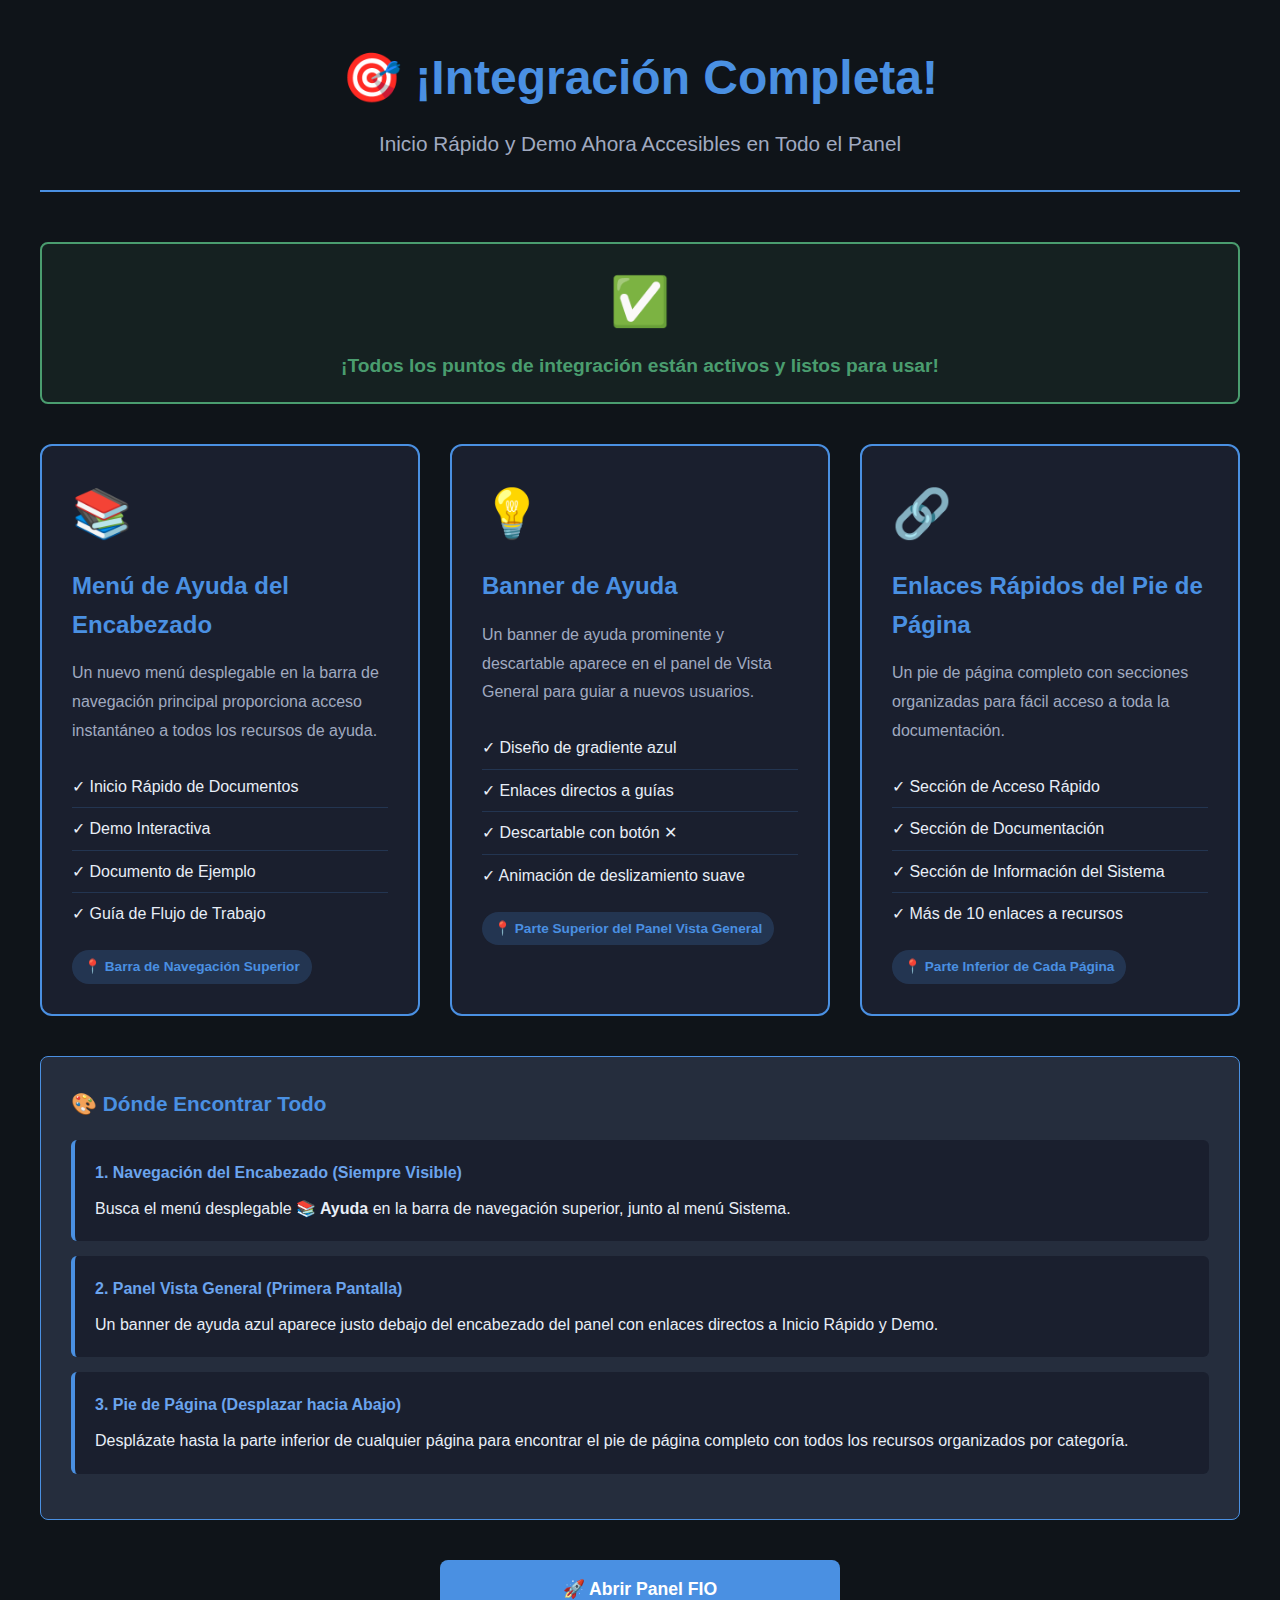
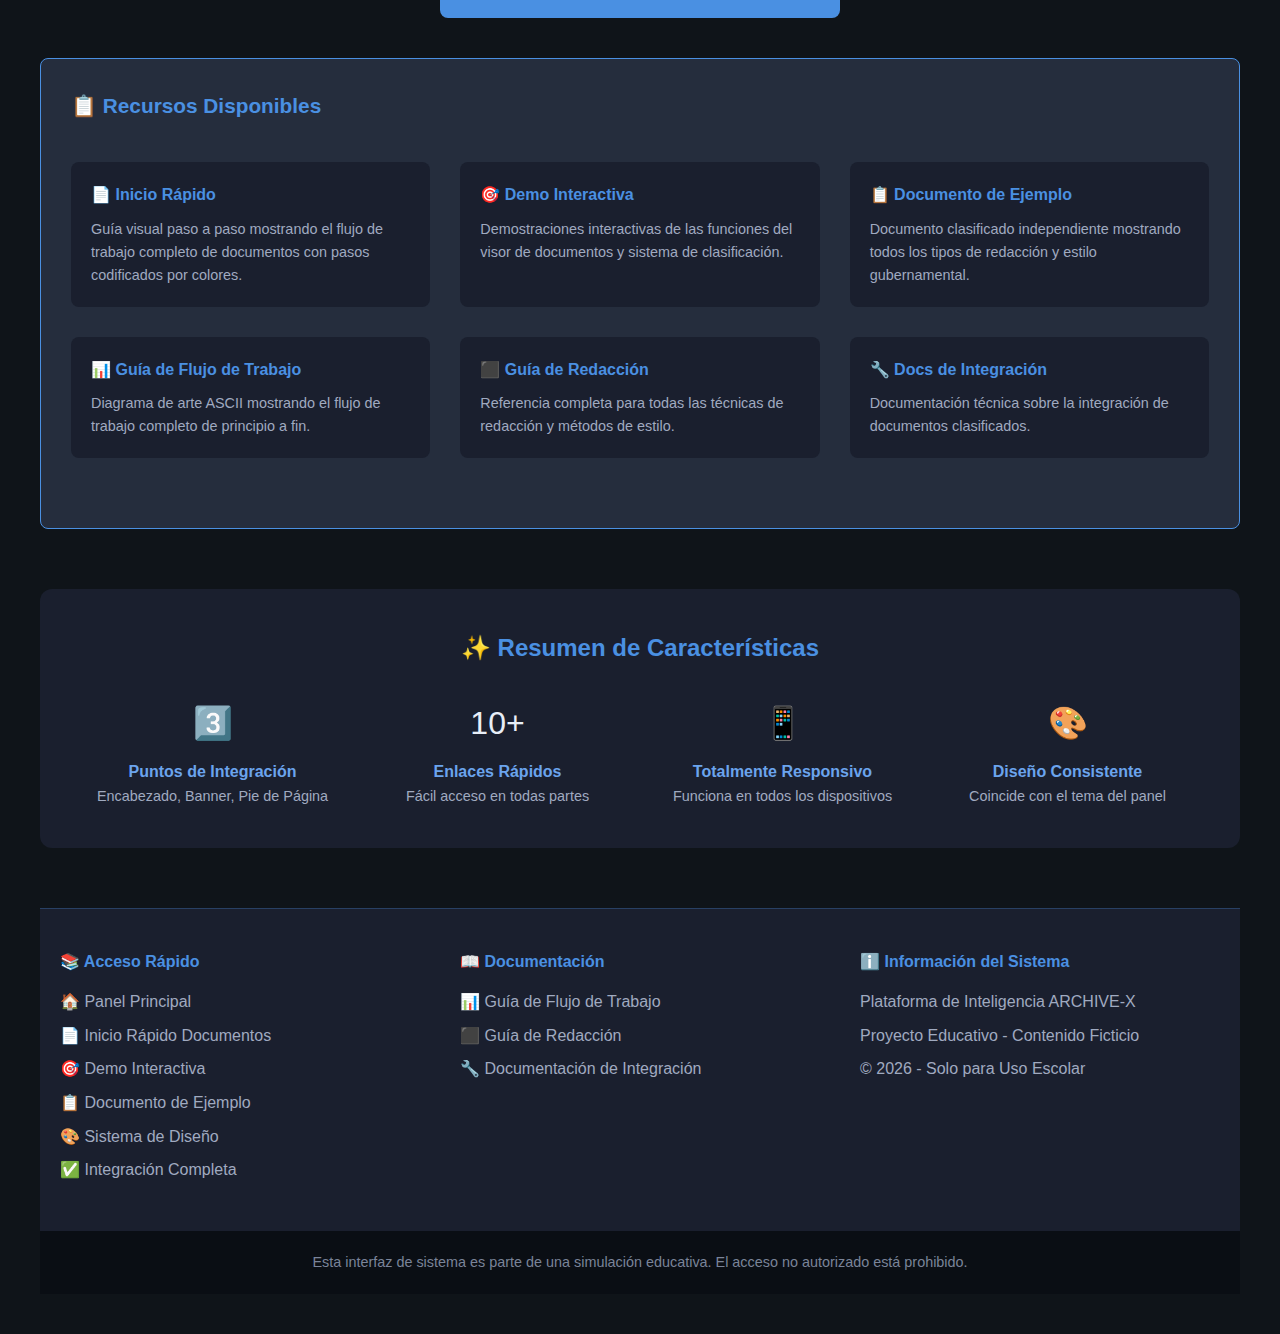
<file: INTEGRATION_OVERVIEW.html>
<!DOCTYPE html>
<html lang="es">
<head>
    <meta charset="UTF-8">
    <meta name="viewport" content="width=device-width, initial-scale=1.0">
    <title>Resumen de Integración - Panel FIO</title>
    <style>
        * { margin: 0; padding: 0; box-sizing: border-box; }
        
        body {
            font-family: 'Segoe UI', Tahoma, Geneva, Verdana, sans-serif;
            background: #0f1419;
            color: #e8eef7;
            padding: 40px 20px;
            line-height: 1.6;
        }
        
        .container { max-width: 1200px; margin: 0 auto; }
        
        header {
            text-align: center;
            margin-bottom: 50px;
            padding-bottom: 30px;
            border-bottom: 2px solid #4a90e2;
        }
        
        h1 {
            font-size: 3em;
            color: #4a90e2;
            margin-bottom: 10px;
        }
        
        .subtitle {
            color: #a0aac0;
            font-size: 1.3em;
        }
        
        .integration-grid {
            display: grid;
            grid-template-columns: repeat(auto-fit, minmax(350px, 1fr));
            gap: 30px;
            margin: 40px 0;
        }
        
        .integration-card {
            background: #1a1f2e;
            border: 2px solid #4a90e2;
            border-radius: 12px;
            padding: 30px;
            transition: transform 0.3s, box-shadow 0.3s;
        }
        
        .integration-card:hover {
            transform: translateY(-5px);
            box-shadow: 0 10px 30px rgba(74, 144, 226, 0.3);
        }
        
        .card-icon {
            font-size: 3em;
            margin-bottom: 15px;
        }
        
        .card-title {
            color: #4a90e2;
            font-size: 1.5em;
            margin-bottom: 15px;
        }
        
        .card-description {
            color: #a0aac0;
            margin-bottom: 20px;
            line-height: 1.8;
        }
        
        .card-features {
            list-style: none;
            padding: 0;
        }
        
        .card-features li {
            padding: 8px 0;
            color: #e8eef7;
            border-bottom: 1px solid rgba(74, 144, 226, 0.2);
        }
        
        .card-features li:last-child {
            border-bottom: none;
        }
        
        .location-badge {
            display: inline-block;
            background: rgba(74, 144, 226, 0.2);
            color: #4a90e2;
            padding: 6px 12px;
            border-radius: 20px;
            font-size: 0.85em;
            font-weight: 600;
            margin-top: 15px;
        }
        
        .btn-dashboard {
            display: inline-block;
            background: #4a90e2;
            color: white;
            padding: 15px 40px;
            text-decoration: none;
            border-radius: 8px;
            font-weight: bold;
            font-size: 1.1em;
            margin: 40px auto;
            display: block;
            text-align: center;
            max-width: 400px;
            transition: background 0.3s, transform 0.3s;
        }
        
        .btn-dashboard:hover {
            background: #6ba4ed;
            transform: scale(1.05);
        }
        
        .visual-example {
            background: #252d3d;
            border: 1px solid #4a90e2;
            border-radius: 8px;
            padding: 30px;
            margin: 40px 0;
        }
        
        .visual-example h3 {
            color: #4a90e2;
            margin-bottom: 20px;
            font-size: 1.3em;
        }
        
        .example-item {
            background: #1a1f2e;
            padding: 20px;
            margin: 15px 0;
            border-radius: 6px;
            border-left: 4px solid #4a90e2;
        }
        
        .example-label {
            color: #6ba4ed;
            font-weight: 600;
            margin-bottom: 10px;
        }
        
        code {
            background: #0f1419;
            padding: 4px 8px;
            border-radius: 4px;
            color: #6ba4ed;
            font-family: monospace;
        }
        
        .notice {
            background: rgba(74, 157, 111, 0.1);
            border: 2px solid #4a9d6f;
            padding: 20px;
            border-radius: 8px;
            margin: 30px 0;
            text-align: center;
        }
        
        .notice-icon {
            font-size: 3em;
            margin-bottom: 10px;
        }
        
        .notice-text {
            color: #4a9d6f;
            font-weight: 600;
            font-size: 1.2em;
        }
    </style>
</head>
<body>
    <div class="container">
        <header>
            <h1>🎯 ¡Integración Completa!</h1>
            <p class="subtitle">Inicio Rápido y Demo Ahora Accesibles en Todo el Panel</p>
        </header>

        <div class="notice">
            <div class="notice-icon">✅</div>
            <p class="notice-text">¡Todos los puntos de integración están activos y listos para usar!</p>
        </div>

        <div class="integration-grid">
            <!-- Punto de Integración 1 -->
            <div class="integration-card">
                <div class="card-icon">📚</div>
                <h2 class="card-title">Menú de Ayuda del Encabezado</h2>
                <p class="card-description">
                    Un nuevo menú desplegable en la barra de navegación principal proporciona acceso instantáneo a todos los recursos de ayuda.
                </p>
                <ul class="card-features">
                    <li>✓ Inicio Rápido de Documentos</li>
                    <li>✓ Demo Interactiva</li>
                    <li>✓ Documento de Ejemplo</li>
                    <li>✓ Guía de Flujo de Trabajo</li>
                </ul>
                <span class="location-badge">📍 Barra de Navegación Superior</span>
            </div>

            <!-- Punto de Integración 2 -->
            <div class="integration-card">
                <div class="card-icon">💡</div>
                <h2 class="card-title">Banner de Ayuda</h2>
                <p class="card-description">
                    Un banner de ayuda prominente y descartable aparece en el panel de Vista General para guiar a nuevos usuarios.
                </p>
                <ul class="card-features">
                    <li>✓ Diseño de gradiente azul</li>
                    <li>✓ Enlaces directos a guías</li>
                    <li>✓ Descartable con botón ✕</li>
                    <li>✓ Animación de deslizamiento suave</li>
                </ul>
                <span class="location-badge">📍 Parte Superior del Panel Vista General</span>
            </div>

            <!-- Punto de Integración 3 -->
            <div class="integration-card">
                <div class="card-icon">🔗</div>
                <h2 class="card-title">Enlaces Rápidos del Pie de Página</h2>
                <p class="card-description">
                    Un pie de página completo con secciones organizadas para fácil acceso a toda la documentación.
                </p>
                <ul class="card-features">
                    <li>✓ Sección de Acceso Rápido</li>
                    <li>✓ Sección de Documentación</li>
                    <li>✓ Sección de Información del Sistema</li>
                    <li>✓ Más de 10 enlaces a recursos</li>
                </ul>
                <span class="location-badge">📍 Parte Inferior de Cada Página</span>
            </div>
        </div>

        <div class="visual-example">
            <h3>🎨 Dónde Encontrar Todo</h3>
            
            <div class="example-item">
                <div class="example-label">1. Navegación del Encabezado (Siempre Visible)</div>
                <p>Busca el menú desplegable <strong>📚 Ayuda</strong> en la barra de navegación superior, junto al menú Sistema.</p>
            </div>
            
            <div class="example-item">
                <div class="example-label">2. Panel Vista General (Primera Pantalla)</div>
                <p>Un banner de ayuda azul aparece justo debajo del encabezado del panel con enlaces directos a Inicio Rápido y Demo.</p>
            </div>
            
            <div class="example-item">
                <div class="example-label">3. Pie de Página (Desplazar hacia Abajo)</div>
                <p>Desplázate hasta la parte inferior de cualquier página para encontrar el pie de página completo con todos los recursos organizados por categoría.</p>
            </div>
        </div>

        <a href="index.html" class="btn-dashboard">🚀 Abrir Panel FIO</a>

        <div class="visual-example">
            <h3>📋 Recursos Disponibles</h3>
            
            <div class="integration-grid">
                <div style="background: #1a1f2e; padding: 20px; border-radius: 8px;">
                    <h4 style="color: #4a90e2; margin-bottom: 10px;">📄 Inicio Rápido</h4>
                    <p style="color: #a0aac0; font-size: 0.9em;">
                        Guía visual paso a paso mostrando el flujo de trabajo completo de documentos con pasos codificados por colores.
                    </p>
                </div>
                
                <div style="background: #1a1f2e; padding: 20px; border-radius: 8px;">
                    <h4 style="color: #4a90e2; margin-bottom: 10px;">🎯 Demo Interactiva</h4>
                    <p style="color: #a0aac0; font-size: 0.9em;">
                        Demostraciones interactivas de las funciones del visor de documentos y sistema de clasificación.
                    </p>
                </div>
                
                <div style="background: #1a1f2e; padding: 20px; border-radius: 8px;">
                    <h4 style="color: #4a90e2; margin-bottom: 10px;">📋 Documento de Ejemplo</h4>
                    <p style="color: #a0aac0; font-size: 0.9em;">
                        Documento clasificado independiente mostrando todos los tipos de redacción y estilo gubernamental.
                    </p>
                </div>
                
                <div style="background: #1a1f2e; padding: 20px; border-radius: 8px;">
                    <h4 style="color: #4a90e2; margin-bottom: 10px;">📊 Guía de Flujo de Trabajo</h4>
                    <p style="color: #a0aac0; font-size: 0.9em;">
                        Diagrama de arte ASCII mostrando el flujo de trabajo completo de principio a fin.
                    </p>
                </div>
                
                <div style="background: #1a1f2e; padding: 20px; border-radius: 8px;">
                    <h4 style="color: #4a90e2; margin-bottom: 10px;">⬛ Guía de Redacción</h4>
                    <p style="color: #a0aac0; font-size: 0.9em;">
                        Referencia completa para todas las técnicas de redacción y métodos de estilo.
                    </p>
                </div>
                
                <div style="background: #1a1f2e; padding: 20px; border-radius: 8px;">
                    <h4 style="color: #4a90e2; margin-bottom: 10px;">🔧 Docs de Integración</h4>
                    <p style="color: #a0aac0; font-size: 0.9em;">
                        Documentación técnica sobre la integración de documentos clasificados.
                    </p>
                </div>
            </div>
        </div>

        <div style="margin-top: 60px; padding: 40px; background: #1a1f2e; border-radius: 12px; text-align: center;">
            <h2 style="color: #4a90e2; margin-bottom: 20px;">✨ Resumen de Características</h2>
            <div style="display: grid; grid-template-columns: repeat(auto-fit, minmax(200px, 1fr)); gap: 20px; margin-top: 30px;">
                <div>
                    <div style="font-size: 2em; margin-bottom: 10px;">3️⃣</div>
                    <p style="color: #6ba4ed; font-weight: 600;">Puntos de Integración</p>
                    <p style="color: #a0aac0; font-size: 0.9em;">Encabezado, Banner, Pie de Página</p>
                </div>
                <div>
                    <div style="font-size: 2em; margin-bottom: 10px;">10+</div>
                    <p style="color: #6ba4ed; font-weight: 600;">Enlaces Rápidos</p>
                    <p style="color: #a0aac0; font-size: 0.9em;">Fácil acceso en todas partes</p>
                </div>
                <div>
                    <div style="font-size: 2em; margin-bottom: 10px;">📱</div>
                    <p style="color: #6ba4ed; font-weight: 600;">Totalmente Responsivo</p>
                    <p style="color: #a0aac0; font-size: 0.9em;">Funciona en todos los dispositivos</p>
                </div>
                <div>
                    <div style="font-size: 2em; margin-bottom: 10px;">🎨</div>
                    <p style="color: #6ba4ed; font-weight: 600;">Diseño Consistente</p>
                    <p style="color: #a0aac0; font-size: 0.9em;">Coincide con el tema del panel</p>
                </div>
            </div>
        </div>

        <!-- Pie de Página Mejorado con Enlaces Rápidos -->
        <footer class="dashboard-footer" style="margin-top: 60px; padding: 40px 20px; background: #1a1f2e; border-top: 1px solid rgba(74, 144, 226, 0.3);">
            <div style="max-width: 1200px; margin: 0 auto; display: grid; grid-template-columns: repeat(auto-fit, minmax(250px, 1fr)); gap: 40px;">
                <div>
                    <h4 style="color: #4a90e2; margin-bottom: 15px;">📚 Acceso Rápido</h4>
                    <ul style="list-style: none; padding: 0; margin: 0;">
                        <li style="margin-bottom: 8px;"><a href="index.html" style="color: #a0aac0; text-decoration: none;">🏠 Panel Principal</a></li>
                        <li style="margin-bottom: 8px;"><a href="QUICK_START_DOCUMENTS.html" target="_blank" style="color: #a0aac0; text-decoration: none;">📄 Inicio Rápido Documentos</a></li>
                        <li style="margin-bottom: 8px;"><a href="DEMO_INTERACTIVE_DOCUMENTS.html" target="_blank" style="color: #a0aac0; text-decoration: none;">🎯 Demo Interactiva</a></li>
                        <li style="margin-bottom: 8px;"><a href="classified-document.html" target="_blank" style="color: #a0aac0; text-decoration: none;">📋 Documento de Ejemplo</a></li>
                        <li style="margin-bottom: 8px;"><a href="DESIGN_SYSTEM_SHOWCASE.html" target="_blank" style="color: #a0aac0; text-decoration: none;">🎨 Sistema de Diseño</a></li>
                        <li style="margin-bottom: 8px;"><a href="INTEGRATION_OVERVIEW.html" target="_blank" style="color: #a0aac0; text-decoration: none;">✅ Integración Completa</a></li>
                    </ul>
                </div>
                <div>
                    <h4 style="color: #4a90e2; margin-bottom: 15px;">📖 Documentación</h4>
                    <ul style="list-style: none; padding: 0; margin: 0;">
                        <li style="margin-bottom: 8px;"><a href="WORKFLOW_GUIDE.html" target="_blank" style="color: #a0aac0; text-decoration: none;">📊 Guía de Flujo de Trabajo</a></li>
                        <li style="margin-bottom: 8px;"><a href="REDACTION_GUIDE.html" target="_blank" style="color: #a0aac0; text-decoration: none;">⬛ Guía de Redacción</a></li>
                        <li style="margin-bottom: 8px;"><a href="INTEGRATION_DOCS.html" target="_blank" style="color: #a0aac0; text-decoration: none;">🔧 Documentación de Integración</a></li>
                    </ul>
                </div>
                <div>
                    <h4 style="color: #4a90e2; margin-bottom: 15px;">ℹ️ Información del Sistema</h4>
                    <p style="color: #a0aac0; margin-bottom: 8px;">Plataforma de Inteligencia ARCHIVE-X</p>
                    <p style="color: #a0aac0; margin-bottom: 8px;">Proyecto Educativo - Contenido Ficticio</p>
                    <p style="color: #a0aac0; margin-bottom: 8px;">© 2026 - Solo para Uso Escolar</p>
                </div>
            </div>
        </footer>

        <footer style="background: #0a0e14; color: #7a8499; text-align: center; padding: 20px; font-size: 0.9em;">
            <p>Esta interfaz de sistema es parte de una simulación educativa. El acceso no autorizado está prohibido.</p>
        </footer>
    </div>
</body>
</html>
</file>
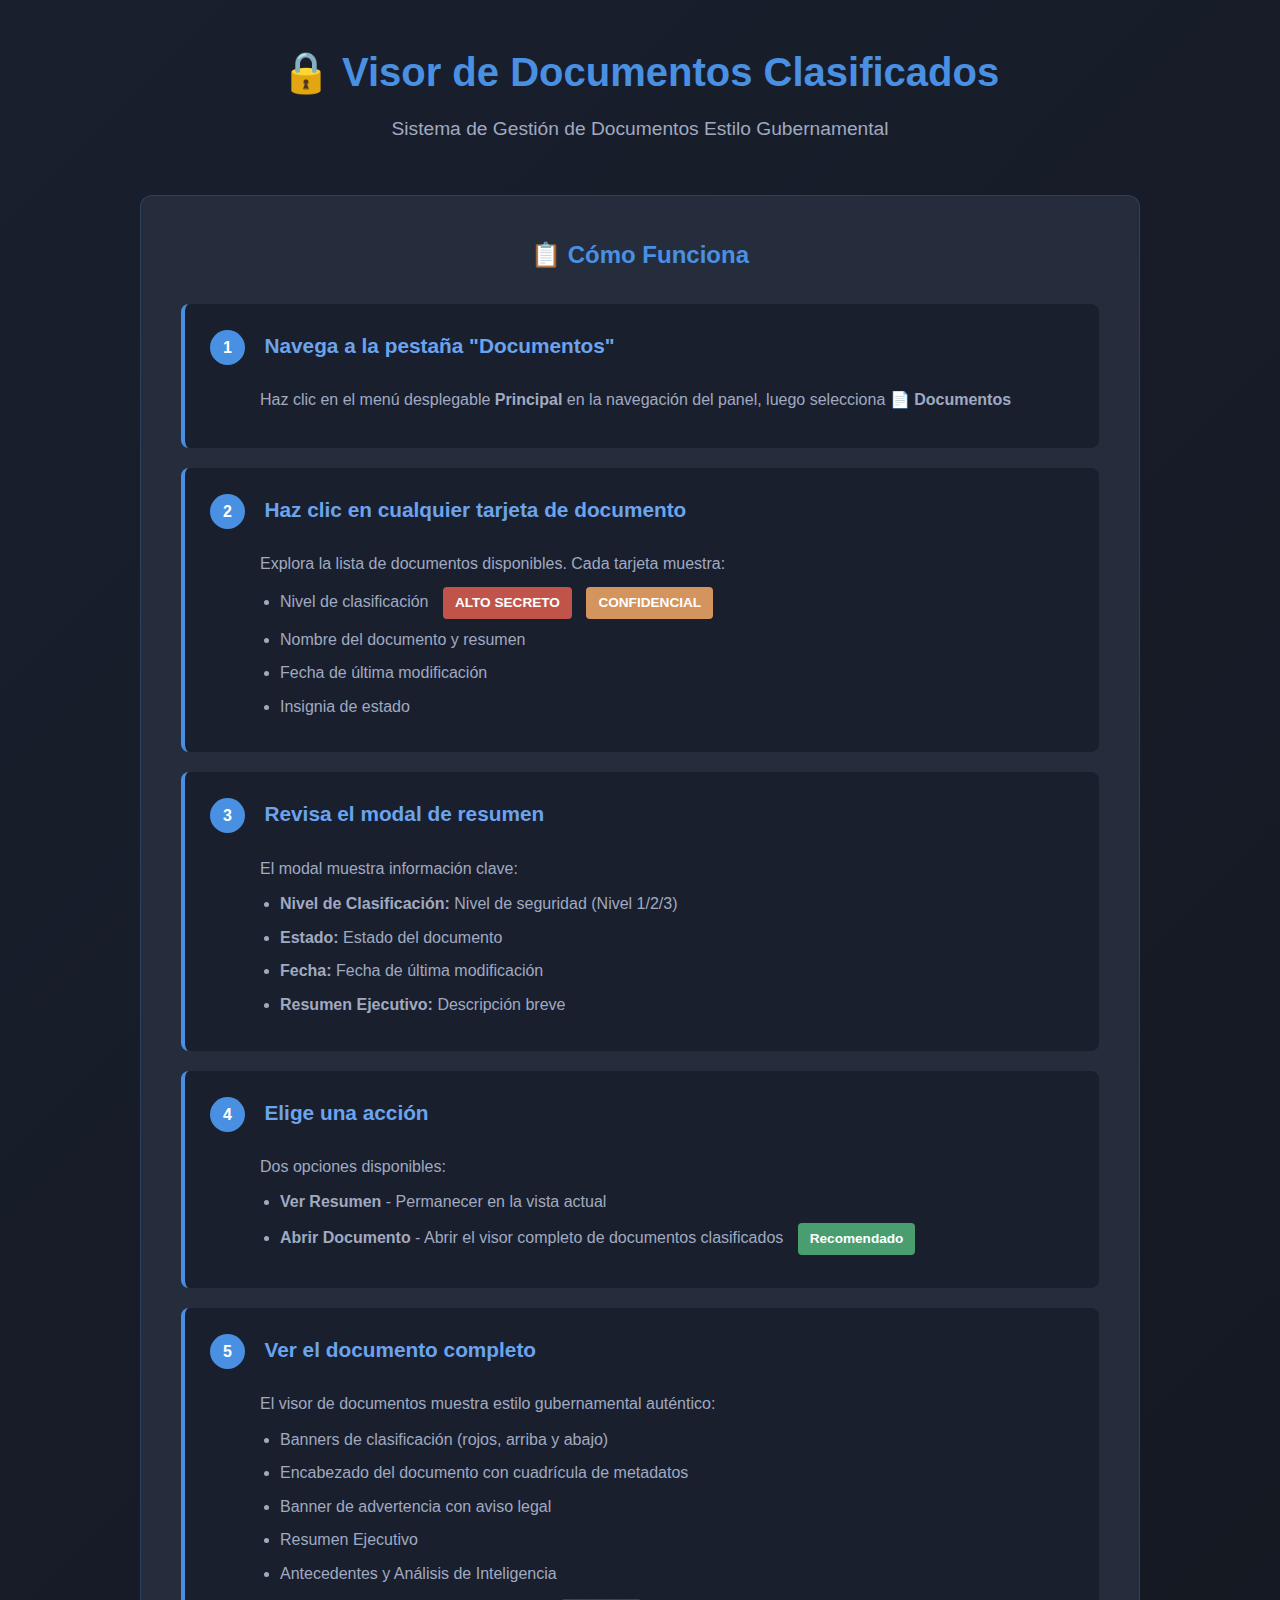
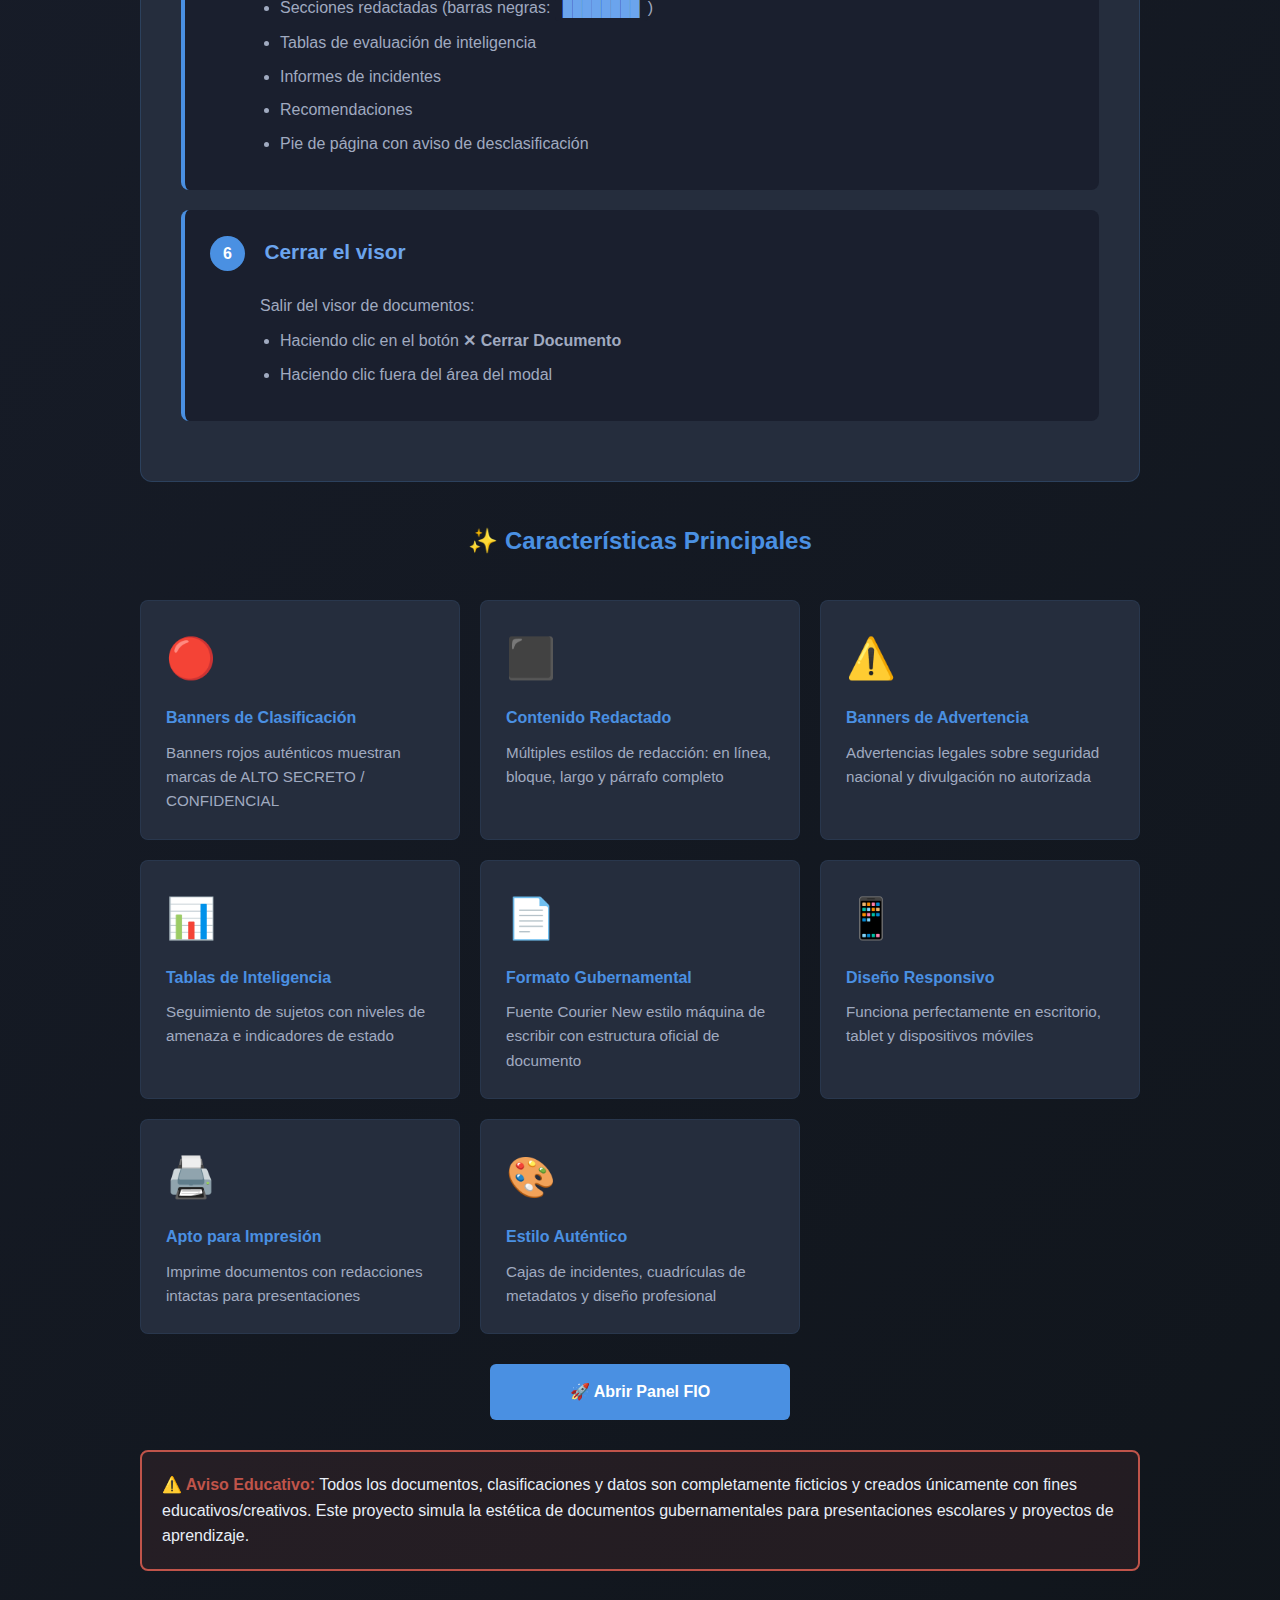
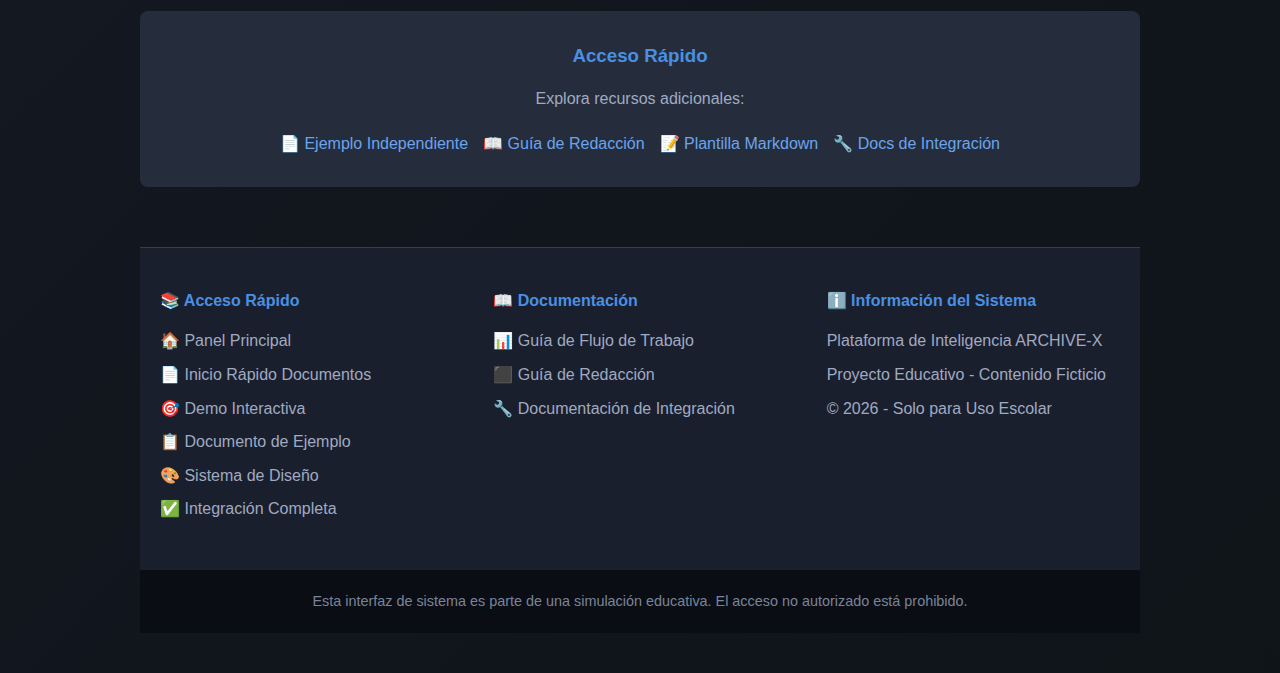
<file: QUICK_START_DOCUMENTS.html>
<!DOCTYPE html>
<html lang="es">
<head>
    <meta charset="UTF-8">
    <meta name="viewport" content="width=device-width, initial-scale=1.0">
    <title>Inicio Rápido - Visor de Documentos Clasificados</title>
    <style>
        * {
            margin: 0;
            padding: 0;
            box-sizing: border-box;
        }
        
        body {
            font-family: 'Segoe UI', Tahoma, Geneva, Verdana, sans-serif;
            background: linear-gradient(135deg, #1a1f2e 0%, #0f1419 100%);
            color: #e8eef7;
            padding: 40px 20px;
            line-height: 1.6;
        }
        
        .container {
            max-width: 1000px;
            margin: 0 auto;
        }
        
        header {
            text-align: center;
            margin-bottom: 50px;
        }
        
        h1 {
            font-size: 2.5em;
            color: #4a90e2;
            margin-bottom: 10px;
        }
        
        .subtitle {
            color: #a0aac0;
            font-size: 1.2em;
        }
        
        .workflow {
            background: #252d3d;
            border-radius: 12px;
            padding: 40px;
            margin-bottom: 40px;
            border: 1px solid rgba(74, 144, 226, 0.2);
        }
        
        .step {
            background: #1a1f2e;
            padding: 25px;
            margin-bottom: 20px;
            border-radius: 8px;
            border-left: 4px solid #4a90e2;
        }
        
        .step-number {
            display: inline-block;
            background: #4a90e2;
            color: white;
            width: 35px;
            height: 35px;
            line-height: 35px;
            text-align: center;
            border-radius: 50%;
            font-weight: bold;
            margin-right: 15px;
        }
        
        .step h3 {
            display: inline-block;
            color: #6ba4ed;
            font-size: 1.3em;
            margin-bottom: 10px;
        }
        
        .step p {
            color: #a0aac0;
            margin: 15px 0 10px 50px;
        }
        
        .step ul {
            margin-left: 70px;
            color: #a0aac0;
        }
        
        .step li {
            margin: 8px 0;
        }
        
        .feature-grid {
            display: grid;
            grid-template-columns: repeat(auto-fit, minmax(250px, 1fr));
            gap: 20px;
            margin-top: 40px;
        }
        
        .feature {
            background: #252d3d;
            padding: 25px;
            border-radius: 8px;
            border: 1px solid rgba(74, 144, 226, 0.1);
        }
        
        .feature-icon {
            font-size: 2.5em;
            margin-bottom: 15px;
        }
        
        .feature h4 {
            color: #4a90e2;
            margin-bottom: 10px;
        }
        
        .feature p {
            color: #a0aac0;
            font-size: 0.95em;
        }
        
        .btn {
            display: inline-block;
            background: #4a90e2;
            color: white;
            padding: 15px 40px;
            text-decoration: none;
            border-radius: 6px;
            font-weight: bold;
            margin: 30px auto;
            display: block;
            text-align: center;
            max-width: 300px;
            transition: background 0.3s;
        }
        
        .btn:hover {
            background: #6ba4ed;
        }
        
        .badge {
            display: inline-block;
            padding: 5px 12px;
            border-radius: 4px;
            font-size: 0.85em;
            font-weight: bold;
            margin-left: 10px;
        }
        
        .badge-red {
            background: #c0544a;
            color: white;
        }
        
        .badge-yellow {
            background: #d4945e;
            color: white;
        }
        
        .badge-green {
            background: #4a9d6f;
            color: white;
        }
        
        code {
            background: #1a1f2e;
            padding: 3px 8px;
            border-radius: 4px;
            color: #6ba4ed;
            font-family: 'Courier New', monospace;
        }
        
        .notice {
            background: rgba(196, 84, 74, 0.1);
            border: 2px solid #c0544a;
            padding: 20px;
            border-radius: 8px;
            margin: 30px 0;
        }
        
        .notice strong {
            color: #c0544a;
        }
    </style>
</head>
<body>
    <div class="container">
        <header>
            <h1>🔒 Visor de Documentos Clasificados</h1>
            <p class="subtitle">Sistema de Gestión de Documentos Estilo Gubernamental</p>
        </header>

        <div class="workflow">
            <h2 style="color: #4a90e2; margin-bottom: 30px; text-align: center;">📋 Cómo Funciona</h2>

            <div class="step">
                <span class="step-number">1</span>
                <h3>Navega a la pestaña "Documentos"</h3>
                <p>Haz clic en el menú desplegable <strong>Principal</strong> en la navegación del panel, luego selecciona <strong>📄 Documentos</strong></p>
            </div>

            <div class="step">
                <span class="step-number">2</span>
                <h3>Haz clic en cualquier tarjeta de documento</h3>
                <p>Explora la lista de documentos disponibles. Cada tarjeta muestra:</p>
                <ul>
                    <li>Nivel de clasificación <span class="badge badge-red">ALTO SECRETO</span> <span class="badge badge-yellow">CONFIDENCIAL</span></li>
                    <li>Nombre del documento y resumen</li>
                    <li>Fecha de última modificación</li>
                    <li>Insignia de estado</li>
                </ul>
            </div>

            <div class="step">
                <span class="step-number">3</span>
                <h3>Revisa el modal de resumen</h3>
                <p>El modal muestra información clave:</p>
                <ul>
                    <li><strong>Nivel de Clasificación:</strong> Nivel de seguridad (Nivel 1/2/3)</li>
                    <li><strong>Estado:</strong> Estado del documento</li>
                    <li><strong>Fecha:</strong> Fecha de última modificación</li>
                    <li><strong>Resumen Ejecutivo:</strong> Descripción breve</li>
                </ul>
            </div>

            <div class="step">
                <span class="step-number">4</span>
                <h3>Elige una acción</h3>
                <p>Dos opciones disponibles:</p>
                <ul>
                    <li><strong>Ver Resumen</strong> - Permanecer en la vista actual</li>
                    <li><strong>Abrir Documento</strong> - Abrir el visor completo de documentos clasificados <span class="badge badge-green">Recomendado</span></li>
                </ul>
            </div>

            <div class="step">
                <span class="step-number">5</span>
                <h3>Ver el documento completo</h3>
                <p>El visor de documentos muestra estilo gubernamental auténtico:</p>
                <ul>
                    <li>Banners de clasificación (rojos, arriba y abajo)</li>
                    <li>Encabezado del documento con cuadrícula de metadatos</li>
                    <li>Banner de advertencia con aviso legal</li>
                    <li>Resumen Ejecutivo</li>
                    <li>Antecedentes y Análisis de Inteligencia</li>
                    <li>Secciones redactadas (barras negras: <code>████████</code>)</li>
                    <li>Tablas de evaluación de inteligencia</li>
                    <li>Informes de incidentes</li>
                    <li>Recomendaciones</li>
                    <li>Pie de página con aviso de desclasificación</li>
                </ul>
            </div>

            <div class="step">
                <span class="step-number">6</span>
                <h3>Cerrar el visor</h3>
                <p>Salir del visor de documentos:</p>
                <ul>
                    <li>Haciendo clic en el botón <strong>✕ Cerrar Documento</strong></li>
                    <li>Haciendo clic fuera del área del modal</li>
                </ul>
            </div>
        </div>

        <h2 style="color: #4a90e2; margin-bottom: 20px; text-align: center;">✨ Características Principales</h2>
        
        <div class="feature-grid">
            <div class="feature">
                <div class="feature-icon">🔴</div>
                <h4>Banners de Clasificación</h4>
                <p>Banners rojos auténticos muestran marcas de ALTO SECRETO / CONFIDENCIAL</p>
            </div>

            <div class="feature">
                <div class="feature-icon">⬛</div>
                <h4>Contenido Redactado</h4>
                <p>Múltiples estilos de redacción: en línea, bloque, largo y párrafo completo</p>
            </div>

            <div class="feature">
                <div class="feature-icon">⚠️</div>
                <h4>Banners de Advertencia</h4>
                <p>Advertencias legales sobre seguridad nacional y divulgación no autorizada</p>
            </div>

            <div class="feature">
                <div class="feature-icon">📊</div>
                <h4>Tablas de Inteligencia</h4>
                <p>Seguimiento de sujetos con niveles de amenaza e indicadores de estado</p>
            </div>

            <div class="feature">
                <div class="feature-icon">📄</div>
                <h4>Formato Gubernamental</h4>
                <p>Fuente Courier New estilo máquina de escribir con estructura oficial de documento</p>
            </div>

            <div class="feature">
                <div class="feature-icon">📱</div>
                <h4>Diseño Responsivo</h4>
                <p>Funciona perfectamente en escritorio, tablet y dispositivos móviles</p>
            </div>

            <div class="feature">
                <div class="feature-icon">🖨️</div>
                <h4>Apto para Impresión</h4>
                <p>Imprime documentos con redacciones intactas para presentaciones</p>
            </div>

            <div class="feature">
                <div class="feature-icon">🎨</div>
                <h4>Estilo Auténtico</h4>
                <p>Cajas de incidentes, cuadrículas de metadatos y diseño profesional</p>
            </div>
        </div>

        <a href="index.html" class="btn">🚀 Abrir Panel FIO</a>

        <div class="notice">
            <strong>⚠️ Aviso Educativo:</strong> Todos los documentos, clasificaciones y datos son completamente ficticios y creados únicamente con fines educativos/creativos. Este proyecto simula la estética de documentos gubernamentales para presentaciones escolares y proyectos de aprendizaje.
        </div>

        <div style="margin-top: 40px; padding: 30px; background: #252d3d; border-radius: 8px; text-align: center;">
            <h3 style="color: #4a90e2; margin-bottom: 15px;">Acceso Rápido</h3>
            <p style="color: #a0aac0; margin-bottom: 20px;">Explora recursos adicionales:</p>
            <div style="display: flex; gap: 15px; justify-content: center; flex-wrap: wrap;">
                <a href="classified-document.html" style="color: #6ba4ed; text-decoration: none;">📄 Ejemplo Independiente</a>
                <a href="REDACTION_GUIDE.md" style="color: #6ba4ed; text-decoration: none;">📖 Guía de Redacción</a>
                <a href="classified-markdown-template.md" style="color: #6ba4ed; text-decoration: none;">📝 Plantilla Markdown</a>
                <a href="CLASSIFIED_DOCUMENTS_INTEGRATION.md" style="color: #6ba4ed; text-decoration: none;">🔧 Docs de Integración</a>
            </div>
        </div>

        <!-- Pie de Página Mejorado con Enlaces Rápidos -->
        <footer class="dashboard-footer" style="margin-top: 60px; padding: 40px 20px; background: #1a1f2e; border-top: 1px solid rgba(74, 144, 226, 0.3);">
            <div style="max-width: 1200px; margin: 0 auto; display: grid; grid-template-columns: repeat(auto-fit, minmax(250px, 1fr)); gap: 40px;">
                <div>
                    <h4 style="color: #4a90e2; margin-bottom: 15px;">📚 Acceso Rápido</h4>
                    <ul style="list-style: none; padding: 0; margin: 0;">
                        <li style="margin-bottom: 8px;"><a href="index.html" style="color: #a0aac0; text-decoration: none;">🏠 Panel Principal</a></li>
                        <li style="margin-bottom: 8px;"><a href="QUICK_START_DOCUMENTS.html" target="_blank" style="color: #a0aac0; text-decoration: none;">📄 Inicio Rápido Documentos</a></li>
                        <li style="margin-bottom: 8px;"><a href="DEMO_INTERACTIVE_DOCUMENTS.html" target="_blank" style="color: #a0aac0; text-decoration: none;">🎯 Demo Interactiva</a></li>
                        <li style="margin-bottom: 8px;"><a href="classified-document.html" target="_blank" style="color: #a0aac0; text-decoration: none;">📋 Documento de Ejemplo</a></li>
                        <li style="margin-bottom: 8px;"><a href="DESIGN_SYSTEM_SHOWCASE.html" target="_blank" style="color: #a0aac0; text-decoration: none;">🎨 Sistema de Diseño</a></li>
                        <li style="margin-bottom: 8px;"><a href="INTEGRATION_OVERVIEW.html" target="_blank" style="color: #a0aac0; text-decoration: none;">✅ Integración Completa</a></li>
                    </ul>
                </div>
                <div>
                    <h4 style="color: #4a90e2; margin-bottom: 15px;">📖 Documentación</h4>
                    <ul style="list-style: none; padding: 0; margin: 0;">
                        <li style="margin-bottom: 8px;"><a href="WORKFLOW_GUIDE.html" target="_blank" style="color: #a0aac0; text-decoration: none;">📊 Guía de Flujo de Trabajo</a></li>
                        <li style="margin-bottom: 8px;"><a href="REDACTION_GUIDE.html" target="_blank" style="color: #a0aac0; text-decoration: none;">⬛ Guía de Redacción</a></li>
                        <li style="margin-bottom: 8px;"><a href="INTEGRATION_DOCS.html" target="_blank" style="color: #a0aac0; text-decoration: none;">🔧 Documentación de Integración</a></li>
                    </ul>
                </div>
                <div>
                    <h4 style="color: #4a90e2; margin-bottom: 15px;">ℹ️ Información del Sistema</h4>
                    <p style="color: #a0aac0; margin-bottom: 8px;">Plataforma de Inteligencia ARCHIVE-X</p>
                    <p style="color: #a0aac0; margin-bottom: 8px;">Proyecto Educativo - Contenido Ficticio</p>
                    <p style="color: #a0aac0; margin-bottom: 8px;">© 2026 - Solo para Uso Escolar</p>
                </div>
            </div>
        </footer>

        <footer style="background: #0a0e14; color: #7a8499; text-align: center; padding: 20px; font-size: 0.9em;">
            <p>Esta interfaz de sistema es parte de una simulación educativa. El acceso no autorizado está prohibido.</p>
        </footer>
    </div>
</body>
</html>
</file>
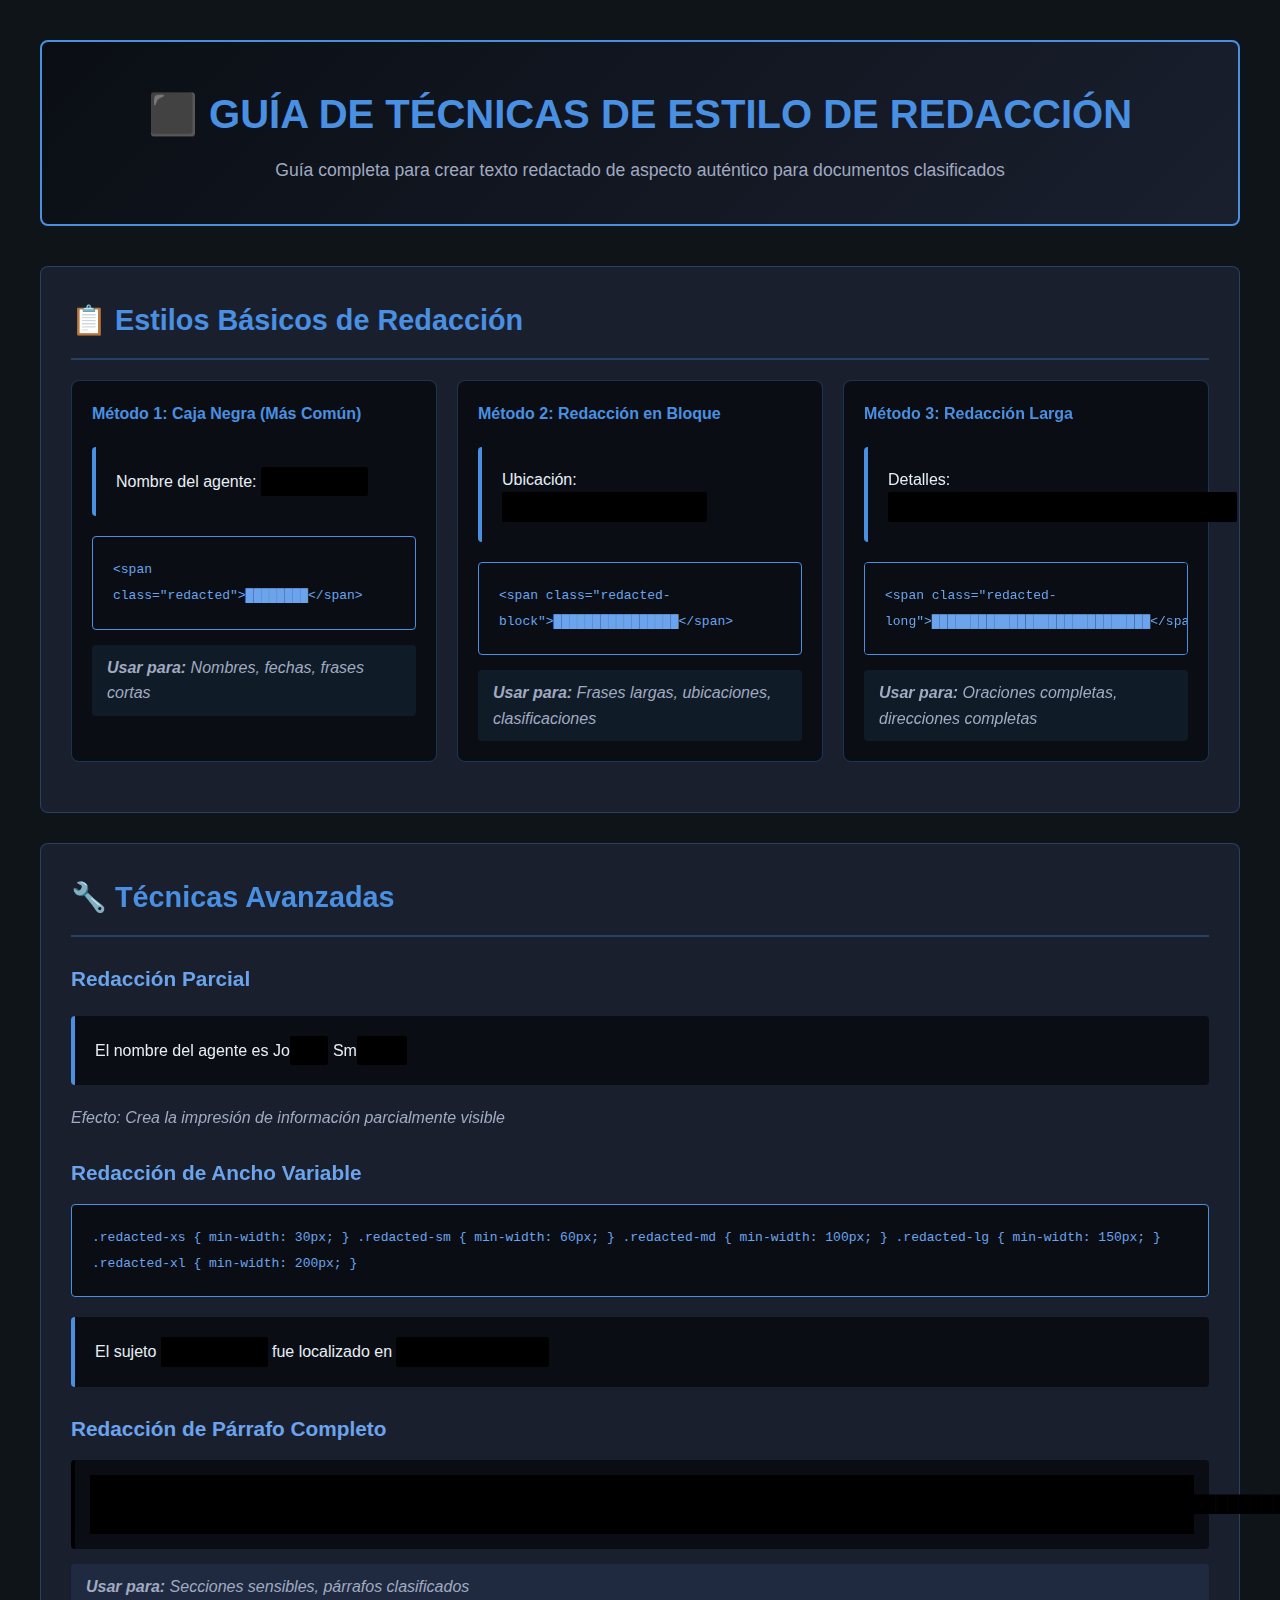
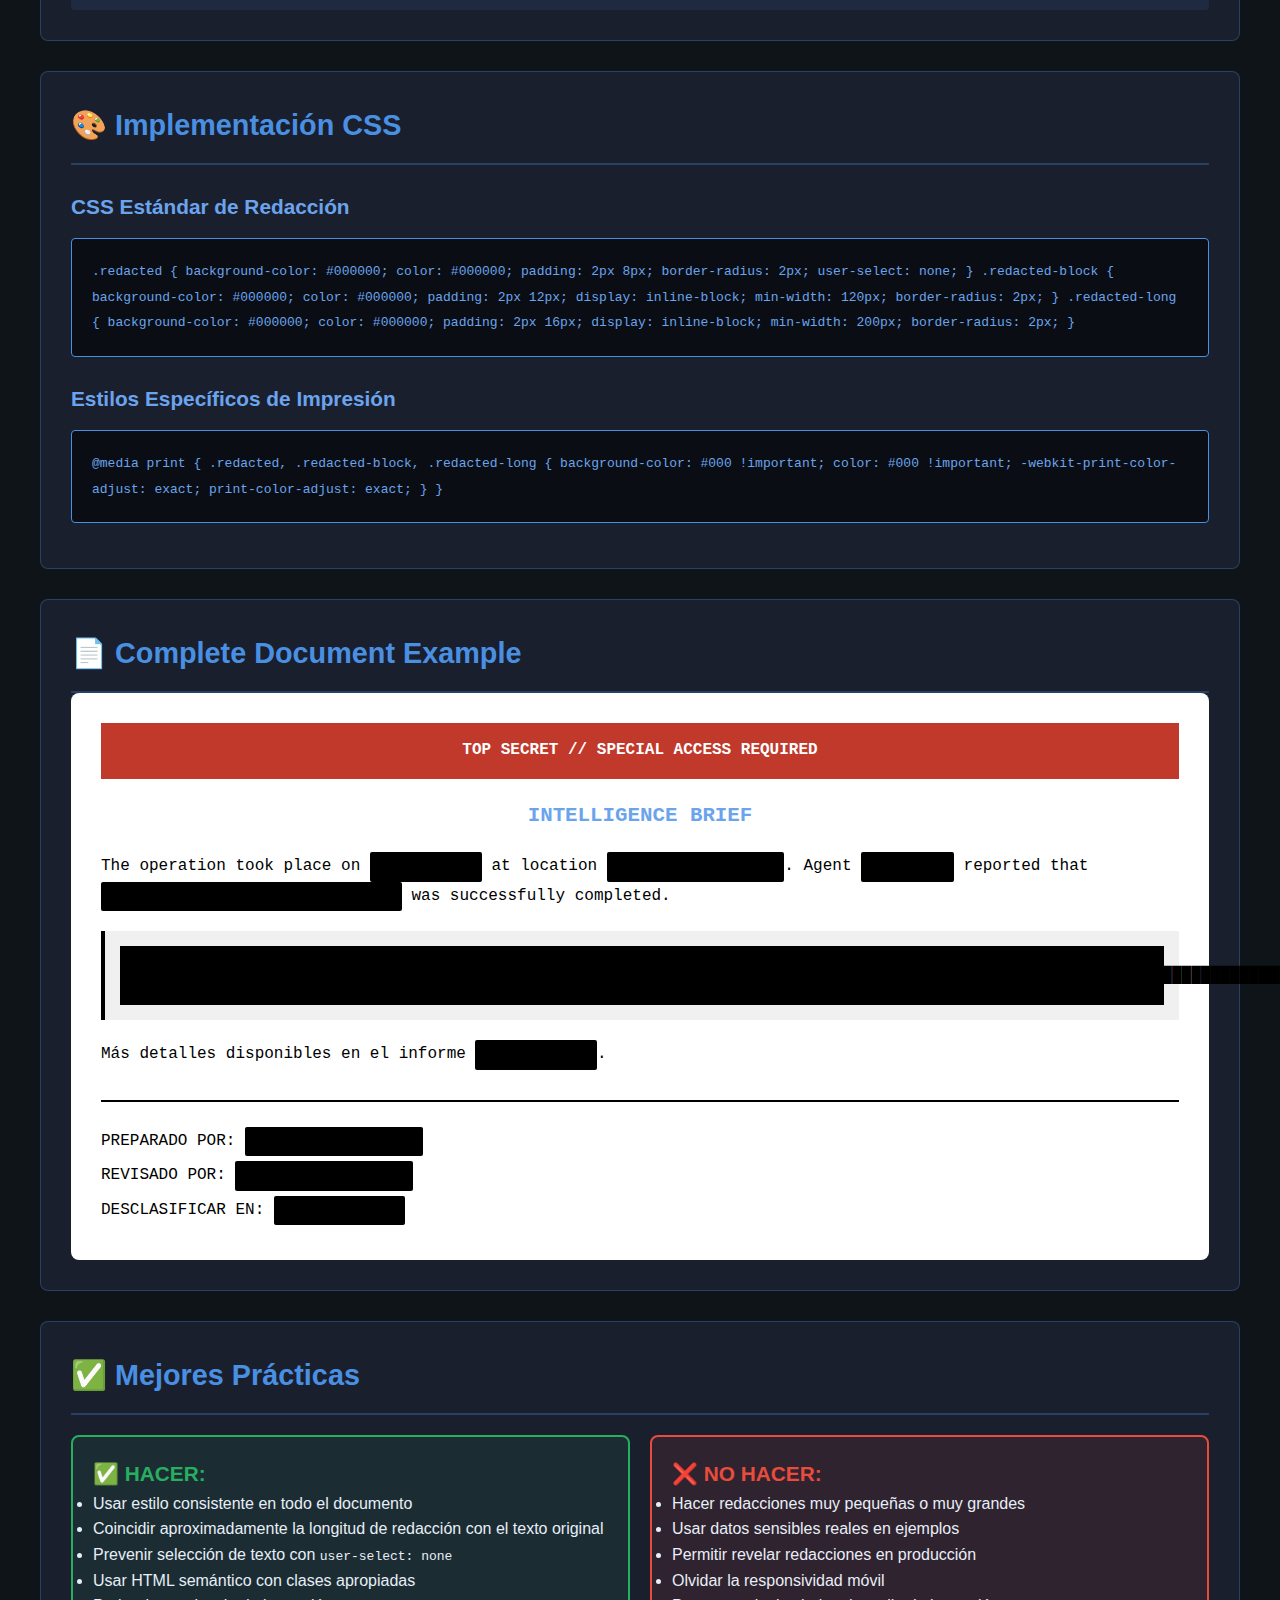
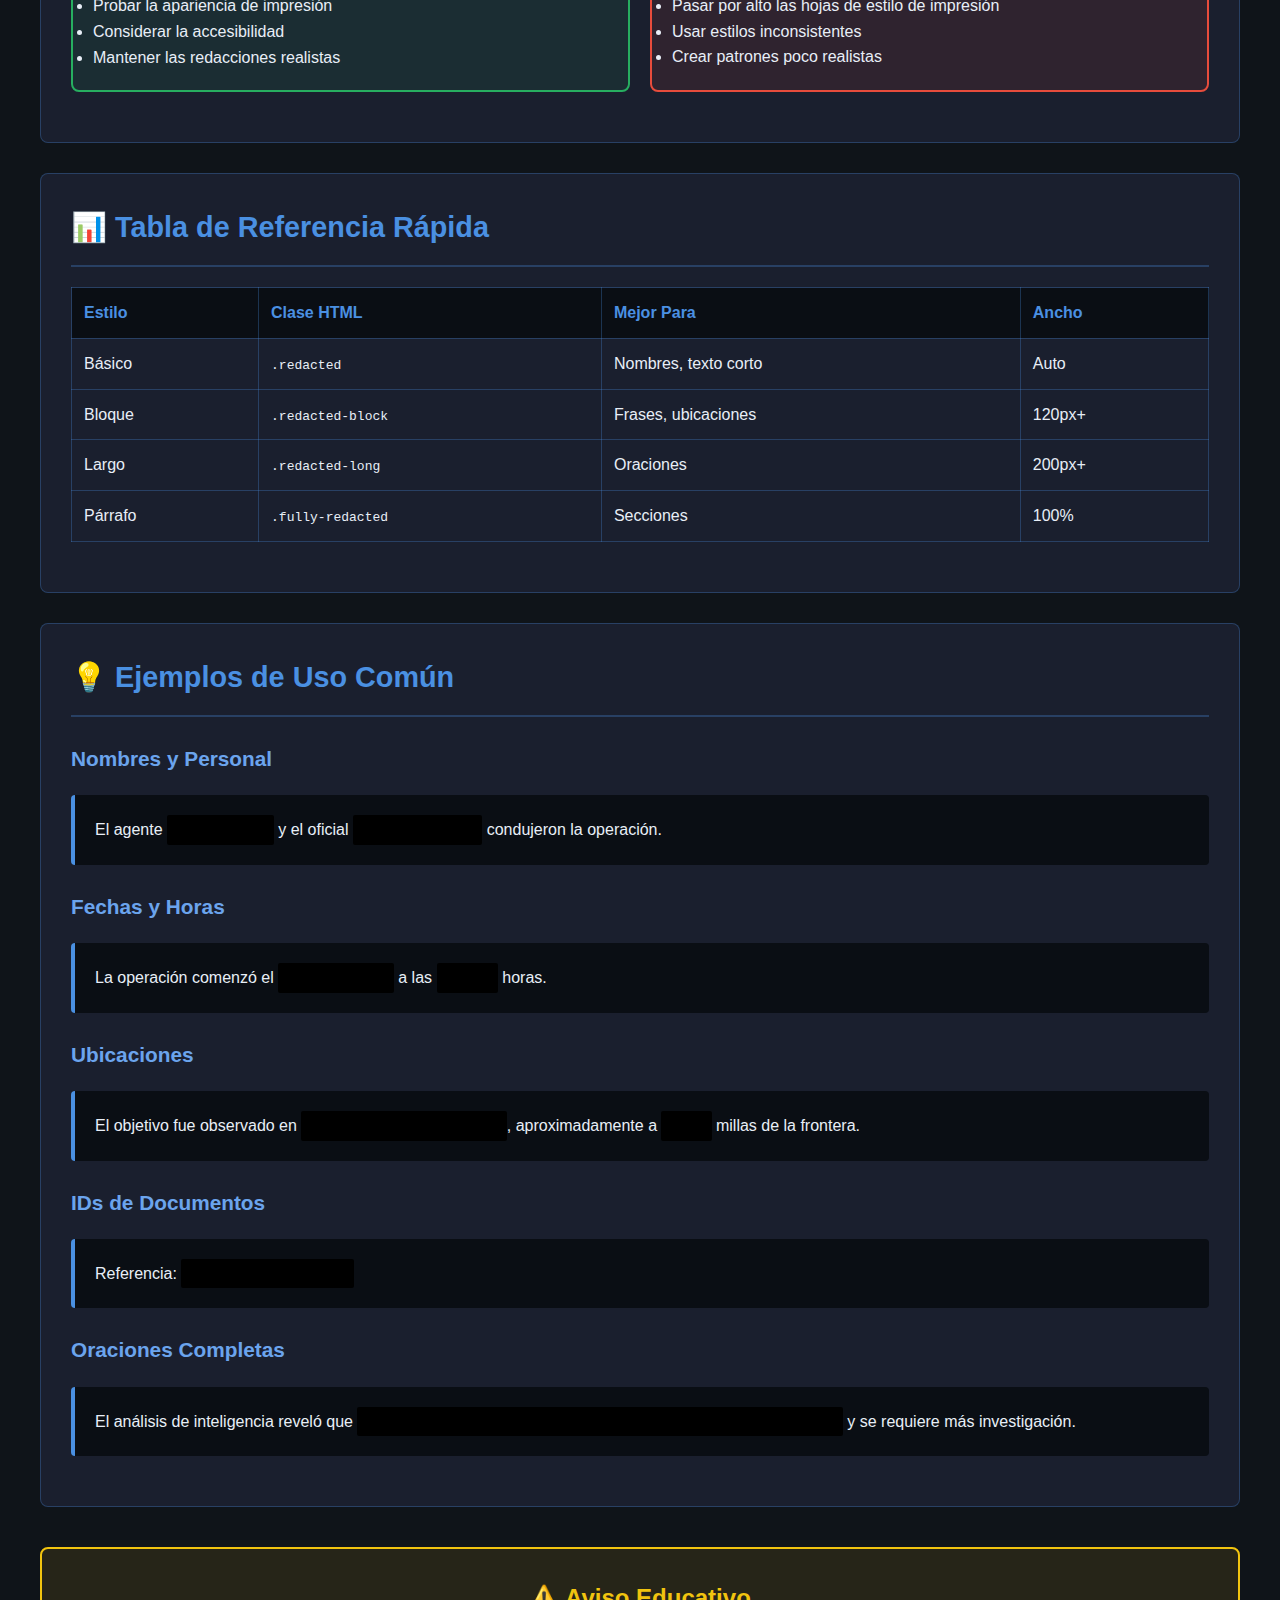
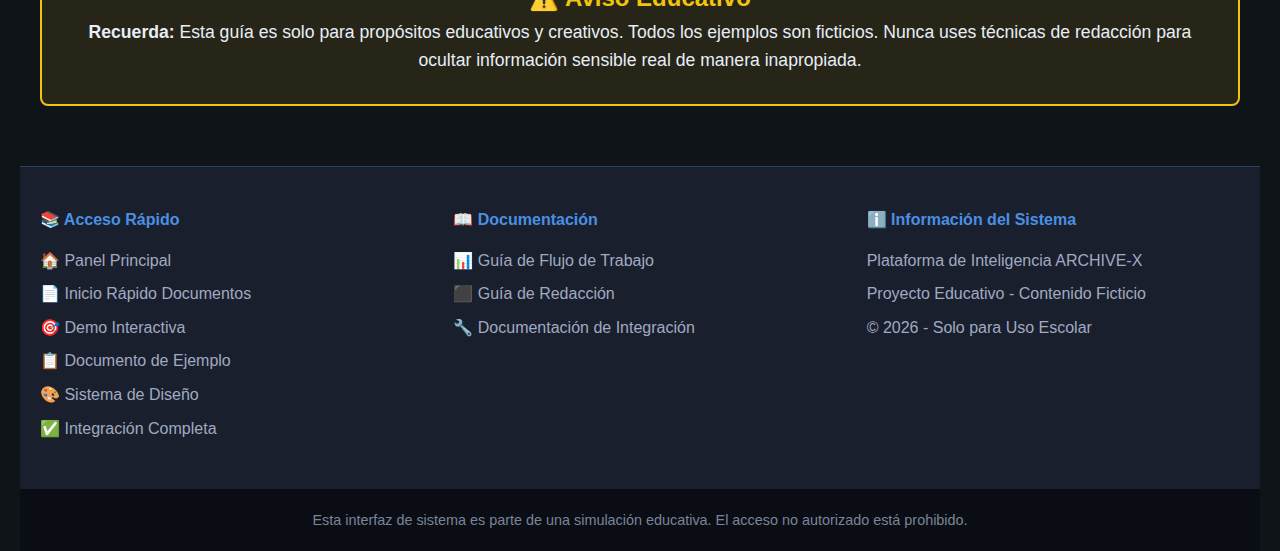
<file: REDACTION_GUIDE.html>
<!DOCTYPE html>
<html lang="es">
<head>
    <meta charset="UTF-8">
    <meta name="viewport" content="width=device-width, initial-scale=1.0">
    <title>Guía de Redacción - ARCHIVE-X</title>
    <link rel="stylesheet" href="style.css">
    <style>
        body {
            background: #0f1419;
            color: #e8eef7;
            font-family: 'Segoe UI', Tahoma, Geneva, Verdana, sans-serif;
            line-height: 1.6;
            padding: 40px 20px;
        }
        
        .guide-container {
            max-width: 1200px;
            margin: 0 auto;
        }
        
        .guide-header {
            text-align: center;
            padding: 40px;
            background: linear-gradient(135deg, #0a0e14 0%, #1a1f2e 100%);
            border: 2px solid #4a90e2;
            border-radius: 8px;
            margin-bottom: 40px;
        }
        
        .guide-header h1 {
            color: #4a90e2;
            font-size: 2.5em;
            margin: 0 0 10px 0;
        }
        
        .guide-header p {
            color: #a0aac0;
            font-size: 1.1em;
            margin: 0;
        }
        
        .section {
            background: #1a1f2e;
            border: 1px solid rgba(74, 144, 226, 0.3);
            border-radius: 8px;
            padding: 30px;
            margin-bottom: 30px;
        }
        
        .section h2 {
            color: #4a90e2;
            font-size: 1.8em;
            margin-top: 0;
            padding-bottom: 15px;
            border-bottom: 2px solid rgba(74, 144, 226, 0.3);
        }
        
        .section h3 {
            color: #6ba4ed;
            font-size: 1.3em;
            margin-top: 25px;
        }
        
        .redacted {
            background-color: #000000;
            color: #000000;
            padding: 2px 8px;
            border-radius: 2px;
            user-select: none;
        }
        
        .redacted-block {
            background-color: #000000;
            color: #000000;
            padding: 2px 12px;
            display: inline-block;
            min-width: 120px;
            border-radius: 2px;
        }
        
        .redacted-long {
            background-color: #000000;
            color: #000000;
            padding: 2px 16px;
            display: inline-block;
            min-width: 200px;
            border-radius: 2px;
        }
        
        .example-box {
            background: #0a0e14;
            border-left: 4px solid #4a90e2;
            padding: 20px;
            margin: 20px 0;
            border-radius: 4px;
        }
        
        .code-block {
            background: #0a0e14;
            padding: 20px;
            border-radius: 4px;
            overflow-x: auto;
            font-family: 'Courier New', monospace;
            border: 1px solid #4a90e2;
            margin: 15px 0;
        }
        
        .code-block code {
            color: #6ba4ed;
        }
        
        .method-grid {
            display: grid;
            grid-template-columns: repeat(auto-fit, minmax(300px, 1fr));
            gap: 20px;
            margin: 20px 0;
        }
        
        .method-card {
            background: #0a0e14;
            border: 1px solid rgba(74, 144, 226, 0.3);
            border-radius: 8px;
            padding: 20px;
        }
        
        .method-card h4 {
            color: #4a90e2;
            margin-top: 0;
        }
        
        .use-case {
            background: rgba(74, 144, 226, 0.1);
            padding: 10px 15px;
            border-radius: 4px;
            margin-top: 10px;
            font-style: italic;
            color: #a0aac0;
        }
        
        table {
            width: 100%;
            border-collapse: collapse;
            margin: 20px 0;
        }
        
        table th,
        table td {
            padding: 12px;
            text-align: left;
            border: 1px solid rgba(74, 144, 226, 0.3);
        }
        
        table th {
            background: #0a0e14;
            color: #4a90e2;
            font-weight: bold;
        }
        
        table td {
            background: #1a1f2e;
        }
        
        .do-dont {
            display: grid;
            grid-template-columns: 1fr 1fr;
            gap: 20px;
            margin: 20px 0;
        }
        
        .do-box {
            background: rgba(39, 174, 96, 0.1);
            border: 2px solid #27ae60;
            border-radius: 8px;
            padding: 20px;
        }
        
        .do-box h3 {
            color: #27ae60;
            margin-top: 0;
        }
        
        .dont-box {
            background: rgba(231, 76, 60, 0.1);
            border: 2px solid #e74c3c;
            border-radius: 8px;
            padding: 20px;
        }
        
        .dont-box h3 {
            color: #e74c3c;
            margin-top: 0;
        }
    </style>
</head>
<body>
    <div class="guide-container">
        <div class="guide-header">
            <h1>⬛ GUÍA DE TÉCNICAS DE ESTILO DE REDACCIÓN</h1>
            <p>Guía completa para crear texto redactado de aspecto auténtico para documentos clasificados</p>
        </div>

        <!-- Estilos Básicos de Redacción -->
        <div class="section">
            <h2>📋 Estilos Básicos de Redacción</h2>
            
            <div class="method-grid">
                <div class="method-card">
                    <h4>Método 1: Caja Negra (Más Común)</h4>
                    <div class="example-box">
                        <p>Nombre del agente: <span class="redacted">████████</span></p>
                    </div>
                    <div class="code-block">
<code>&lt;span class="redacted"&gt;████████&lt;/span&gt;</code>
                    </div>
                    <div class="use-case">
                        <strong>Usar para:</strong> Nombres, fechas, frases cortas
                    </div>
                </div>

                <div class="method-card">
                    <h4>Método 2: Redacción en Bloque</h4>
                    <div class="example-box">
                        <p>Ubicación: <span class="redacted-block">████████████████</span></p>
                    </div>
                    <div class="code-block">
<code>&lt;span class="redacted-block"&gt;████████████████&lt;/span&gt;</code>
                    </div>
                    <div class="use-case">
                        <strong>Usar para:</strong> Frases largas, ubicaciones, clasificaciones
                    </div>
                </div>

                <div class="method-card">
                    <h4>Método 3: Redacción Larga</h4>
                    <div class="example-box">
                        <p>Detalles: <span class="redacted-long">████████████████████████████</span></p>
                    </div>
                    <div class="code-block">
<code>&lt;span class="redacted-long"&gt;████████████████████████████&lt;/span&gt;</code>
                    </div>
                    <div class="use-case">
                        <strong>Usar para:</strong> Oraciones completas, direcciones completas
                    </div>
                </div>
            </div>
        </div>

        <!-- Técnicas Avanzadas -->
        <div class="section">
            <h2>🔧 Técnicas Avanzadas</h2>
            
            <h3>Redacción Parcial</h3>
            <div class="example-box">
                <p>El nombre del agente es Jo<span class="redacted">██</span> Sm<span class="redacted">███</span></p>
            </div>
            <p style="color: #a0aac0;"><em>Efecto: Crea la impresión de información parcialmente visible</em></p>

            <h3>Redacción de Ancho Variable</h3>
            <div class="code-block">
<code>.redacted-xs { min-width: 30px; }
.redacted-sm { min-width: 60px; }
.redacted-md { min-width: 100px; }
.redacted-lg { min-width: 150px; }
.redacted-xl { min-width: 200px; }</code>
            </div>
            <div class="example-box">
                <p>El sujeto <span class="redacted" style="min-width: 100px; display: inline-block;">████████</span> fue localizado en <span class="redacted" style="min-width: 150px; display: inline-block;">████████████</span></p>
            </div>

            <h3>Redacción de Párrafo Completo</h3>
            <div style="background: #0a0e14; border-left: 4px solid #000; padding: 15px; margin: 15px 0; border-radius: 4px;">
                <p style="background: #000; color: #000; padding: 15px; line-height: 1.8; margin: 0; user-select: none;">████████████████████████████████████████████████████████████████████████████████████████████████████████████████████████████████████████████████████████████████████████████████████████████████████████████████████████████████████████████</p>
            </div>
            <div class="use-case">
                <strong>Usar para:</strong> Secciones sensibles, párrafos clasificados
            </div>
        </div>

        <!-- Métodos CSS -->
        <div class="section">
            <h2>🎨 Implementación CSS</h2>
            
            <h3>CSS Estándar de Redacción</h3>
            <div class="code-block">
<code>.redacted {
    background-color: #000000;
    color: #000000;
    padding: 2px 8px;
    border-radius: 2px;
    user-select: none;
}

.redacted-block {
    background-color: #000000;
    color: #000000;
    padding: 2px 12px;
    display: inline-block;
    min-width: 120px;
    border-radius: 2px;
}

.redacted-long {
    background-color: #000000;
    color: #000000;
    padding: 2px 16px;
    display: inline-block;
    min-width: 200px;
    border-radius: 2px;
}</code>
            </div>

            <h3>Estilos Específicos de Impresión</h3>
            <div class="code-block">
<code>@media print {
    .redacted,
    .redacted-block,
    .redacted-long {
        background-color: #000 !important;
        color: #000 !important;
        -webkit-print-color-adjust: exact;
        print-color-adjust: exact;
    }
}</code>
            </div>
        </div>

        <!-- Complete Example -->
        <div class="section">
            <h2>📄 Complete Document Example</h2>
            
            <div style="background: #fff; color: #000; padding: 30px; border-radius: 8px; font-family: 'Courier New', monospace;">
                <div style="background: #c0392b; color: #fff; padding: 15px; text-align: center; font-weight: bold; margin-bottom: 20px;">
                    TOP SECRET // SPECIAL ACCESS REQUIRED
                </div>
                
                <h3 style="text-align: center; margin: 20px 0;">INTELLIGENCE BRIEF</h3>
                
                <p>
                    The operation took place on 
                    <span class="redacted">██/██/████</span> at location
                    <span class="redacted-block">████████████████</span>.
                    Agent <span class="redacted">████████</span> reported that
                    <span class="redacted-long">████████████████████████████</span>
                    was successfully completed.
                </p>
                
                <div style="background: #f0f0f0; border-left: 4px solid #000; padding: 15px; margin: 20px 0;">
                    <p style="background: #000; color: #000; padding: 15px; line-height: 1.8; margin: 0;">████████████████████████████████████████████████████████████████████████████████████████████████████████████████████████████████████████████████████████████████████████████████████████████████████████████████████████████████████████████</p>
                </div>
                
                <p>
                    Más detalles disponibles en el informe 
                    <span class="redacted">AS-████-███</span>.
                </p>
                
                <div style="margin-top: 30px; padding-top: 20px; border-top: 2px solid #000;">
                    <p style="margin: 5px 0;">PREPARADO POR: <span class="redacted-block">████████████████</span></p>
                    <p style="margin: 5px 0;">REVISADO POR: <span class="redacted-block">████████████████</span></p>
                    <p style="margin: 5px 0;">DESCLASIFICAR EN: <span class="redacted">████████████</span></p>
                </div>
            </div>
        </div>

        <!-- Mejores Prácticas -->
        <div class="section">
            <h2>✅ Mejores Prácticas</h2>
            
            <div class="do-dont">
                <div class="do-box">
                    <h3>✅ HACER:</h3>
                    <ul>
                        <li>Usar estilo consistente en todo el documento</li>
                        <li>Coincidir aproximadamente la longitud de redacción con el texto original</li>
                        <li>Prevenir selección de texto con <code>user-select: none</code></li>
                        <li>Usar HTML semántico con clases apropiadas</li>
                        <li>Probar la apariencia de impresión</li>
                        <li>Considerar la accesibilidad</li>
                        <li>Mantener las redacciones realistas</li>
                    </ul>
                </div>
                
                <div class="dont-box">
                    <h3>❌ NO HACER:</h3>
                    <ul>
                        <li>Hacer redacciones muy pequeñas o muy grandes</li>
                        <li>Usar datos sensibles reales en ejemplos</li>
                        <li>Permitir revelar redacciones en producción</li>
                        <li>Olvidar la responsividad móvil</li>
                        <li>Pasar por alto las hojas de estilo de impresión</li>
                        <li>Usar estilos inconsistentes</li>
                        <li>Crear patrones poco realistas</li>
                    </ul>
                </div>
            </div>
        </div>

        <!-- Referencia Rápida -->
        <div class="section">
            <h2>📊 Tabla de Referencia Rápida</h2>
            
            <table>
                <thead>
                    <tr>
                        <th>Estilo</th>
                        <th>Clase HTML</th>
                        <th>Mejor Para</th>
                        <th>Ancho</th>
                    </tr>
                </thead>
                <tbody>
                    <tr>
                        <td>Básico</td>
                        <td><code>.redacted</code></td>
                        <td>Nombres, texto corto</td>
                        <td>Auto</td>
                    </tr>
                    <tr>
                        <td>Bloque</td>
                        <td><code>.redacted-block</code></td>
                        <td>Frases, ubicaciones</td>
                        <td>120px+</td>
                    </tr>
                    <tr>
                        <td>Largo</td>
                        <td><code>.redacted-long</code></td>
                        <td>Oraciones</td>
                        <td>200px+</td>
                    </tr>
                    <tr>
                        <td>Párrafo</td>
                        <td><code>.fully-redacted</code></td>
                        <td>Secciones</td>
                        <td>100%</td>
                    </tr>
                </tbody>
            </table>
        </div>

        <!-- Ejemplos de Uso -->
        <div class="section">
            <h2>💡 Ejemplos de Uso Común</h2>
            
            <h3>Nombres y Personal</h3>
            <div class="example-box">
                <p>El agente <span class="redacted">████████</span> y el oficial <span class="redacted">██████████</span> condujeron la operación.</p>
            </div>

            <h3>Fechas y Horas</h3>
            <div class="example-box">
                <p>La operación comenzó el <span class="redacted">██/██/████</span> a las <span class="redacted">████</span> horas.</p>
            </div>

            <h3>Ubicaciones</h3>
            <div class="example-box">
                <p>El objetivo fue observado en <span class="redacted-block">████████████████</span>, aproximadamente a <span class="redacted">███</span> millas de la frontera.</p>
            </div>

            <h3>IDs de Documentos</h3>
            <div class="example-box">
                <p>Referencia: <span class="redacted">AS-2026-FIO-█████</span></p>
            </div>

            <h3>Oraciones Completas</h3>
            <div class="example-box">
                <p>El análisis de inteligencia reveló que <span class="redacted-long">████████████████████████████████████████</span> y se requiere más investigación.</p>
            </div>
        </div>

        <!-- Aviso Educativo -->
        <div style="background: rgba(241, 196, 15, 0.1); border: 2px solid #f1c40f; border-radius: 8px; padding: 30px; margin-top: 40px; text-align: center;">
            <h2 style="color: #f1c40f; margin-top: 0;">⚠️ Aviso Educativo</h2>
            <p style="color: #e8eef7; font-size: 1.1em; margin: 0;">
                <strong>Recuerda:</strong> Esta guía es solo para propósitos educativos y creativos. 
                Todos los ejemplos son ficticios. Nunca uses técnicas de redacción para ocultar información sensible real de manera inapropiada.
            </p>
        </div>
    </div>

    <!-- Pie de Página Mejorado con Enlaces Rápidos -->
    <footer class="dashboard-footer" style="margin-top: 60px; padding: 40px 20px; background: #1a1f2e; border-top: 1px solid rgba(74, 144, 226, 0.3);">
        <div style="max-width: 1200px; margin: 0 auto; display: grid; grid-template-columns: repeat(auto-fit, minmax(250px, 1fr)); gap: 40px;">
            <div>
                <h4 style="color: #4a90e2; margin-bottom: 15px;">📚 Acceso Rápido</h4>
                <ul style="list-style: none; padding: 0; margin: 0;">
                    <li style="margin-bottom: 8px;"><a href="index.html" style="color: #a0aac0; text-decoration: none;">🏠 Panel Principal</a></li>
                    <li style="margin-bottom: 8px;"><a href="QUICK_START_DOCUMENTS.html" target="_blank" style="color: #a0aac0; text-decoration: none;">📄 Inicio Rápido Documentos</a></li>
                    <li style="margin-bottom: 8px;"><a href="DEMO_INTERACTIVE_DOCUMENTS.html" target="_blank" style="color: #a0aac0; text-decoration: none;">🎯 Demo Interactiva</a></li>
                    <li style="margin-bottom: 8px;"><a href="classified-document.html" target="_blank" style="color: #a0aac0; text-decoration: none;">📋 Documento de Ejemplo</a></li>
                    <li style="margin-bottom: 8px;"><a href="DESIGN_SYSTEM_SHOWCASE.html" target="_blank" style="color: #a0aac0; text-decoration: none;">🎨 Sistema de Diseño</a></li>
                    <li style="margin-bottom: 8px;"><a href="INTEGRATION_OVERVIEW.html" target="_blank" style="color: #a0aac0; text-decoration: none;">✅ Integración Completa</a></li>
                </ul>
            </div>
            <div>
                <h4 style="color: #4a90e2; margin-bottom: 15px;">📖 Documentación</h4>
                <ul style="list-style: none; padding: 0; margin: 0;">
                    <li style="margin-bottom: 8px;"><a href="WORKFLOW_GUIDE.html" style="color: #a0aac0; text-decoration: none;">📊 Guía de Flujo de Trabajo</a></li>
                    <li style="margin-bottom: 8px;"><a href="REDACTION_GUIDE.html" style="color: #a0aac0; text-decoration: none;">⬛ Guía de Redacción</a></li>
                    <li style="margin-bottom: 8px;"><a href="INTEGRATION_DOCS.html" style="color: #a0aac0; text-decoration: none;">🔧 Documentación de Integración</a></li>
                </ul>
            </div>
            <div>
                <h4 style="color: #4a90e2; margin-bottom: 15px;">ℹ️ Información del Sistema</h4>
                <p style="color: #a0aac0; margin-bottom: 8px;">Plataforma de Inteligencia ARCHIVE-X</p>
                <p style="color: #a0aac0; margin-bottom: 8px;">Proyecto Educativo - Contenido Ficticio</p>
                <p style="color: #a0aac0; margin-bottom: 8px;">© 2026 - Solo para Uso Escolar</p>
            </div>
        </div>
    </footer>

    <footer style="background: #0a0e14; color: #7a8499; text-align: center; padding: 20px; font-size: 0.9em;">
        <p>Esta interfaz de sistema es parte de una simulación educativa. El acceso no autorizado está prohibido.</p>
    </footer>
</body>
</html>
</file>
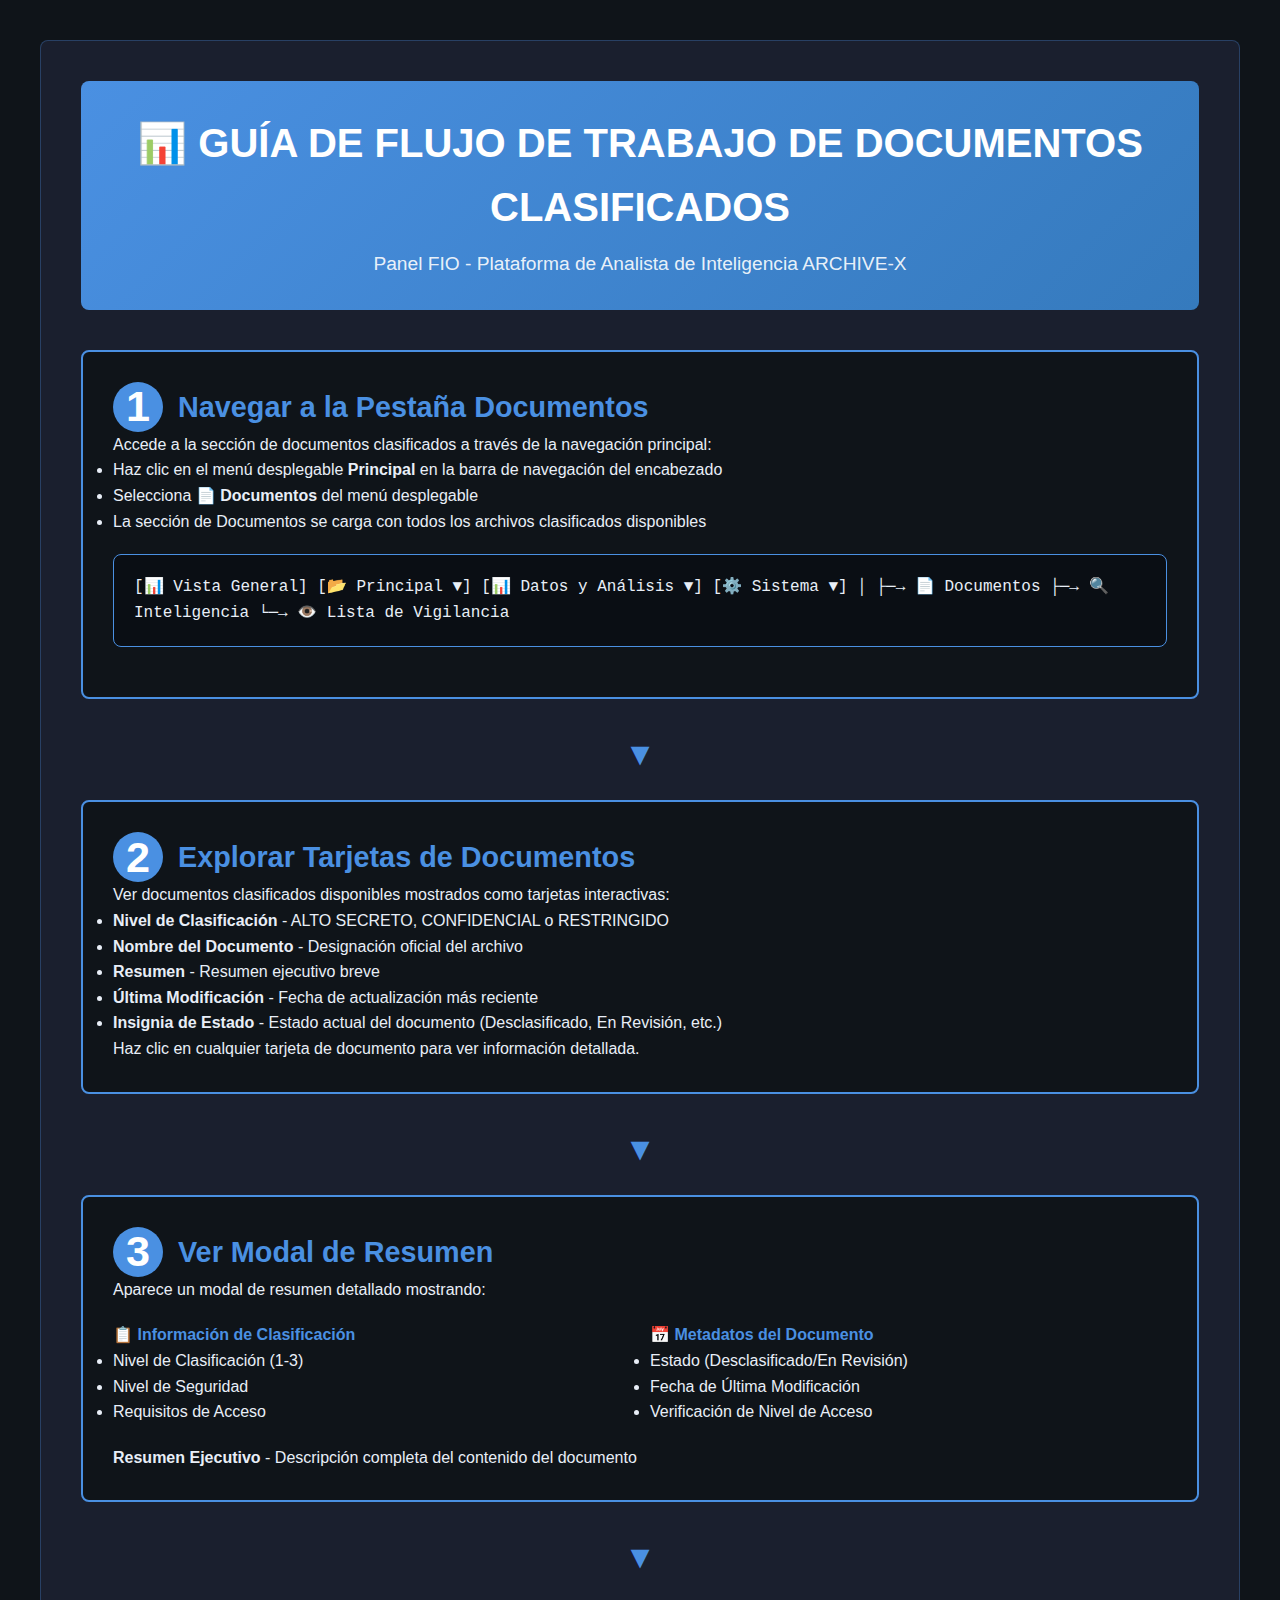
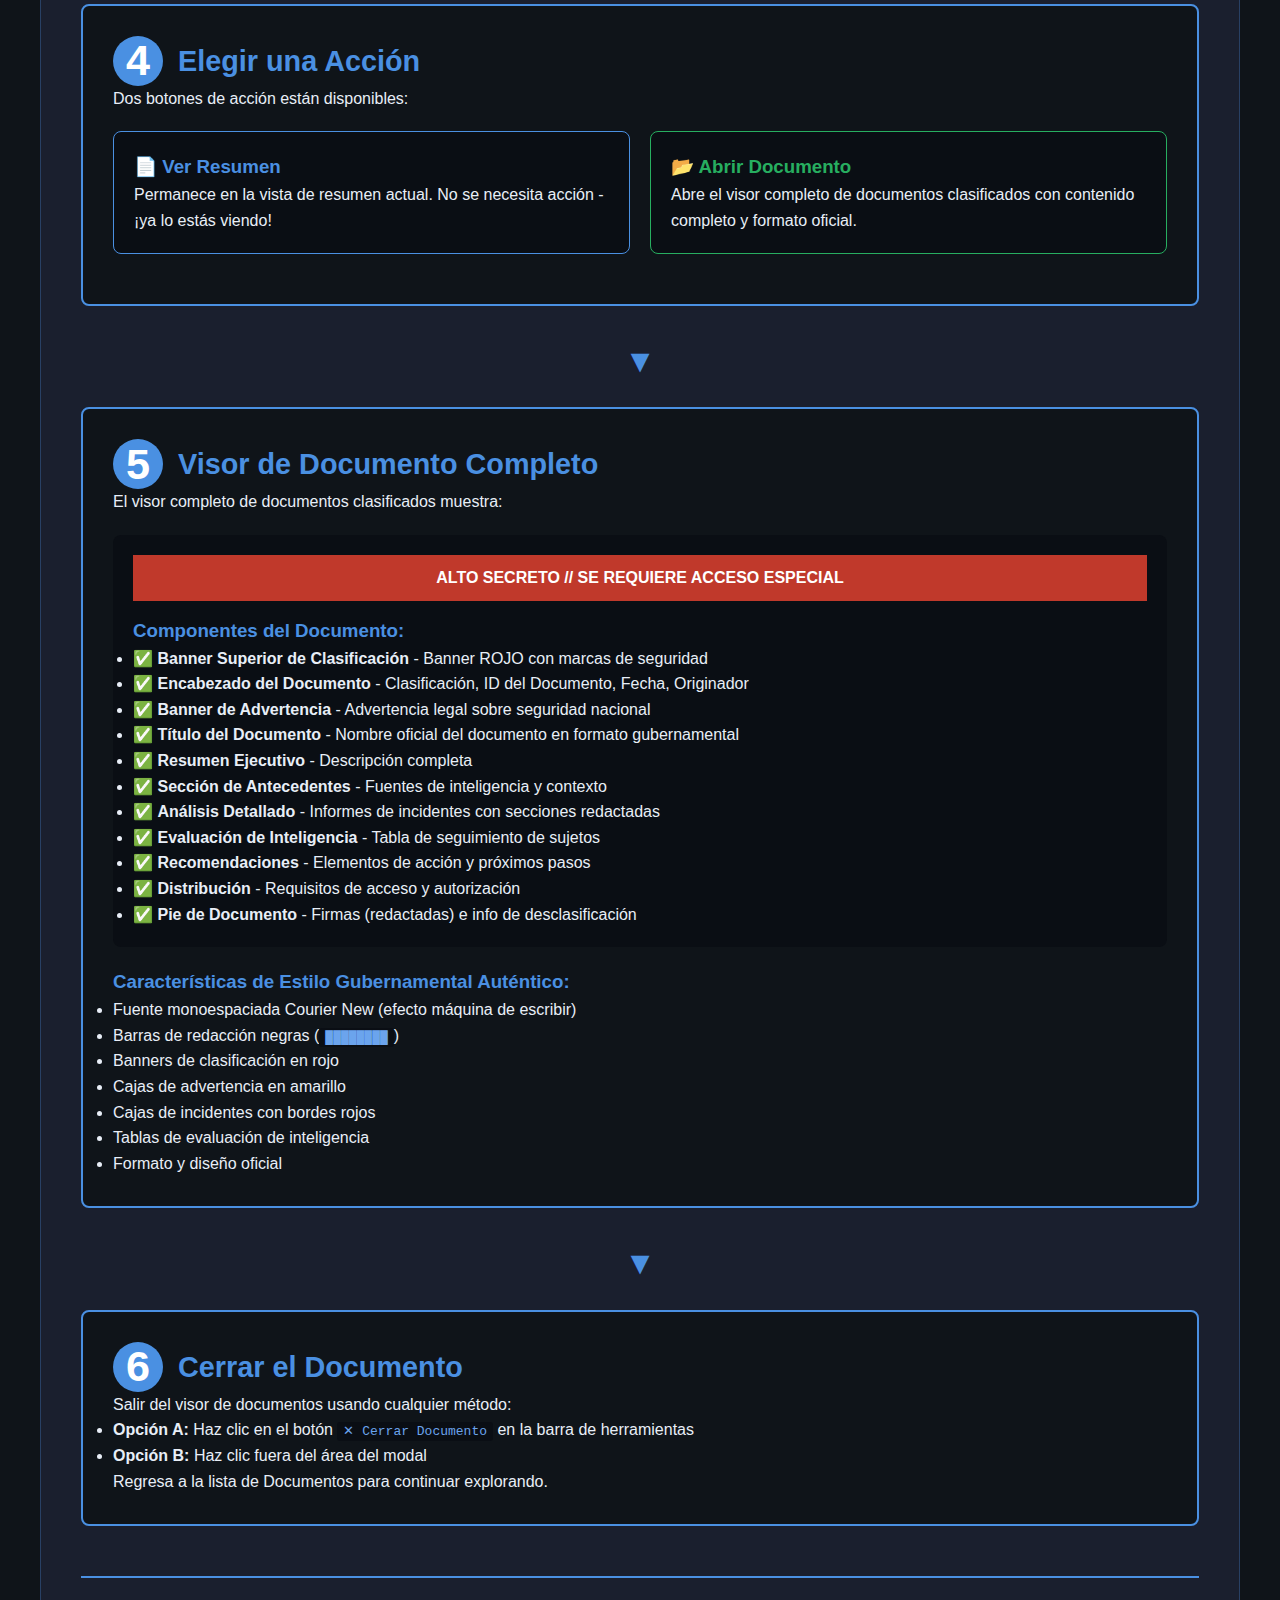
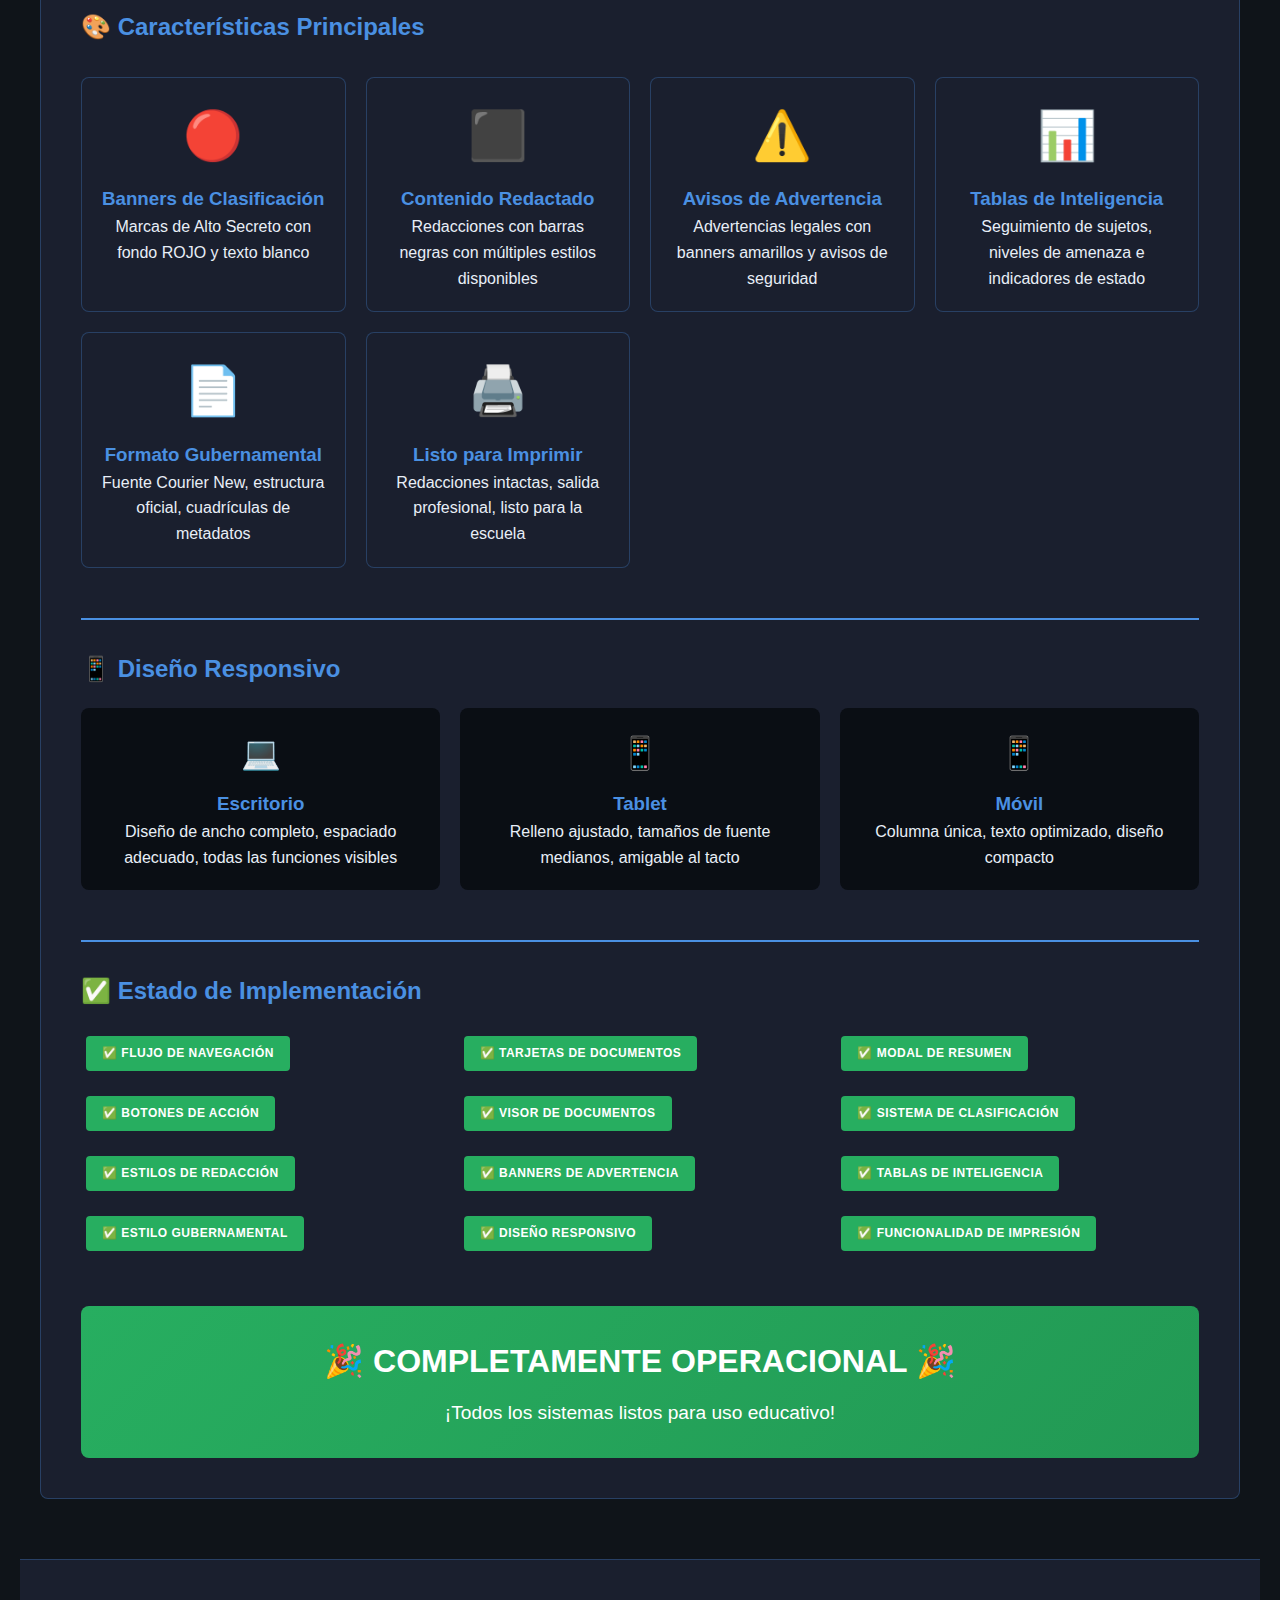
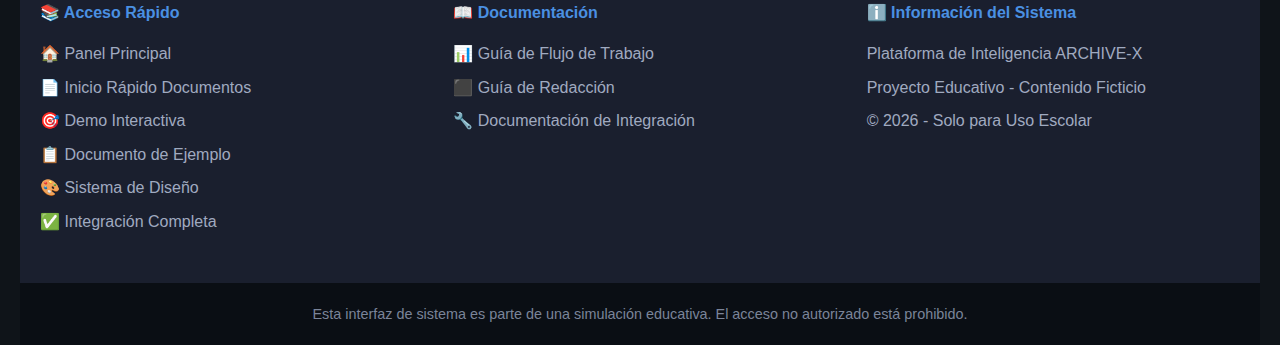
<file: WORKFLOW_GUIDE.html>
<!DOCTYPE html>
<html lang="es">
<head>
    <meta charset="UTF-8">
    <meta name="viewport" content="width=device-width, initial-scale=1.0">
    <title>Guía de Flujo de Trabajo - ARCHIVE-X</title>
    <link rel="stylesheet" href="style.css">
    <style>
        body {
            background: #0f1419;
            color: #e8eef7;
            font-family: 'Segoe UI', Tahoma, Geneva, Verdana, sans-serif;
            line-height: 1.6;
            padding: 40px 20px;
        }
        
        .workflow-container {
            max-width: 1200px;
            margin: 0 auto;
            background: #1a1f2e;
            border: 1px solid rgba(74, 144, 226, 0.3);
            border-radius: 8px;
            padding: 40px;
        }
        
        .workflow-header {
            text-align: center;
            padding: 30px;
            background: linear-gradient(135deg, #4a90e2 0%, #357abd 100%);
            border-radius: 8px;
            margin-bottom: 40px;
        }
        
        .workflow-header h1 {
            color: #fff;
            font-size: 2.5em;
            margin: 0;
        }
        
        .workflow-header p {
            color: rgba(255, 255, 255, 0.9);
            font-size: 1.2em;
            margin: 10px 0 0 0;
        }
        
        .workflow-step {
            background: #0f1419;
            border: 2px solid #4a90e2;
            border-radius: 8px;
            padding: 30px;
            margin-bottom: 30px;
        }
        
        .workflow-step h2 {
            color: #4a90e2;
            font-size: 1.8em;
            margin-top: 0;
            display: flex;
            align-items: center;
            gap: 15px;
        }
        
        .step-number {
            background: #4a90e2;
            color: #fff;
            width: 50px;
            height: 50px;
            border-radius: 50%;
            display: inline-flex;
            align-items: center;
            justify-content: center;
            font-size: 1.5em;
            font-weight: bold;
        }
        
        .workflow-arrow {
            text-align: center;
            font-size: 2em;
            color: #4a90e2;
            margin: 20px 0;
        }
        
        .feature-grid {
            display: grid;
            grid-template-columns: repeat(auto-fit, minmax(250px, 1fr));
            gap: 20px;
            margin-top: 30px;
        }
        
        .feature-card {
            background: #1a1f2e;
            border: 1px solid rgba(74, 144, 226, 0.3);
            border-radius: 8px;
            padding: 20px;
            text-align: center;
        }
        
        .feature-card h3 {
            color: #4a90e2;
            margin-top: 10px;
        }
        
        .feature-icon {
            font-size: 3em;
            margin-bottom: 10px;
        }
        
        .screenshot {
            background: #0a0e14;
            border: 1px solid #4a90e2;
            border-radius: 8px;
            padding: 20px;
            margin: 20px 0;
            font-family: 'Courier New', monospace;
            overflow-x: auto;
        }
        
        .status-badge {
            display: inline-block;
            padding: 8px 16px;
            border-radius: 4px;
            font-weight: bold;
            margin: 5px;
        }
        
        .status-operational {
            background: #27ae60;
            color: #fff;
        }
        
        code {
            background: #0a0e14;
            padding: 2px 6px;
            border-radius: 3px;
            color: #6ba4ed;
        }
    </style>
</head>
<body>
    <div class="workflow-container">
        <div class="workflow-header">
            <h1>📊 GUÍA DE FLUJO DE TRABAJO DE DOCUMENTOS CLASIFICADOS</h1>
            <p>Panel FIO - Plataforma de Analista de Inteligencia ARCHIVE-X</p>
        </div>

        <div class="workflow-step">
            <h2><span class="step-number">1</span> Navegar a la Pestaña Documentos</h2>
            <p>Accede a la sección de documentos clasificados a través de la navegación principal:</p>
            <ul>
                <li>Haz clic en el menú desplegable <strong>Principal</strong> en la barra de navegación del encabezado</li>
                <li>Selecciona <strong>📄 Documentos</strong> del menú desplegable</li>
                <li>La sección de Documentos se carga con todos los archivos clasificados disponibles</li>
            </ul>
            <div class="screenshot">
[📊 Vista General]  [📂 Principal ▼]  [📊 Datos y Análisis ▼]  [⚙️ Sistema ▼]
                     │
                     ├─→ 📄 Documentos
                     ├─→ 🔍 Inteligencia
                     └─→ 👁️ Lista de Vigilancia
            </div>
        </div>

        <div class="workflow-arrow">▼</div>

        <div class="workflow-step">
            <h2><span class="step-number">2</span> Explorar Tarjetas de Documentos</h2>
            <p>Ver documentos clasificados disponibles mostrados como tarjetas interactivas:</p>
            <ul>
                <li><strong>Nivel de Clasificación</strong> - ALTO SECRETO, CONFIDENCIAL o RESTRINGIDO</li>
                <li><strong>Nombre del Documento</strong> - Designación oficial del archivo</li>
                <li><strong>Resumen</strong> - Resumen ejecutivo breve</li>
                <li><strong>Última Modificación</strong> - Fecha de actualización más reciente</li>
                <li><strong>Insignia de Estado</strong> - Estado actual del documento (Desclasificado, En Revisión, etc.)</li>
            </ul>
            <p>Haz clic en cualquier tarjeta de documento para ver información detallada.</p>
        </div>

        <div class="workflow-arrow">▼</div>

        <div class="workflow-step">
            <h2><span class="step-number">3</span> Ver Modal de Resumen</h2>
            <p>Aparece un modal de resumen detallado mostrando:</p>
            <div style="display: grid; grid-template-columns: 1fr 1fr; gap: 20px; margin: 20px 0;">
                <div>
                    <strong style="color: #4a90e2;">📋 Información de Clasificación</strong>
                    <ul>
                        <li>Nivel de Clasificación (1-3)</li>
                        <li>Nivel de Seguridad</li>
                        <li>Requisitos de Acceso</li>
                    </ul>
                </div>
                <div>
                    <strong style="color: #4a90e2;">📅 Metadatos del Documento</strong>
                    <ul>
                        <li>Estado (Desclasificado/En Revisión)</li>
                        <li>Fecha de Última Modificación</li>
                        <li>Verificación de Nivel de Acceso</li>
                    </ul>
                </div>
            </div>
            <p style="margin-top: 20px;"><strong>Resumen Ejecutivo</strong> - Descripción completa del contenido del documento</p>
        </div>

        <div class="workflow-arrow">▼</div>

        <div class="workflow-step">
            <h2><span class="step-number">4</span> Elegir una Acción</h2>
            <p>Dos botones de acción están disponibles:</p>
            
            <div style="display: grid; grid-template-columns: 1fr 1fr; gap: 20px; margin: 20px 0;">
                <div style="background: #0a0e14; padding: 20px; border-radius: 8px; border: 1px solid #4a90e2;">
                    <h3 style="color: #4a90e2; margin-top: 0;">📄 Ver Resumen</h3>
                    <p>Permanece en la vista de resumen actual. No se necesita acción - ¡ya lo estás viendo!</p>
                </div>
                <div style="background: #0a0e14; padding: 20px; border-radius: 8px; border: 1px solid #27ae60;">
                    <h3 style="color: #27ae60; margin-top: 0;">📂 Abrir Documento</h3>
                    <p>Abre el visor completo de documentos clasificados con contenido completo y formato oficial.</p>
                </div>
            </div>
        </div>

        <div class="workflow-arrow">▼</div>

        <div class="workflow-step">
            <h2><span class="step-number">5</span> Visor de Documento Completo</h2>
            <p>El visor completo de documentos clasificados muestra:</p>
            
            <div style="background: #0a0e14; padding: 20px; border-radius: 8px; margin: 20px 0;">
                <div style="background: #c0392b; color: #fff; padding: 10px; text-align: center; font-weight: bold; margin-bottom: 15px;">
                    ALTO SECRETO // SE REQUIERE ACCESO ESPECIAL
                </div>
                
                <h3 style="color: #4a90e2;">Componentes del Documento:</h3>
                <ul>
                    <li>✅ <strong>Banner Superior de Clasificación</strong> - Banner ROJO con marcas de seguridad</li>
                    <li>✅ <strong>Encabezado del Documento</strong> - Clasificación, ID del Documento, Fecha, Originador</li>
                    <li>✅ <strong>Banner de Advertencia</strong> - Advertencia legal sobre seguridad nacional</li>
                    <li>✅ <strong>Título del Documento</strong> - Nombre oficial del documento en formato gubernamental</li>
                    <li>✅ <strong>Resumen Ejecutivo</strong> - Descripción completa</li>
                    <li>✅ <strong>Sección de Antecedentes</strong> - Fuentes de inteligencia y contexto</li>
                    <li>✅ <strong>Análisis Detallado</strong> - Informes de incidentes con secciones redactadas</li>
                    <li>✅ <strong>Evaluación de Inteligencia</strong> - Tabla de seguimiento de sujetos</li>
                    <li>✅ <strong>Recomendaciones</strong> - Elementos de acción y próximos pasos</li>
                    <li>✅ <strong>Distribución</strong> - Requisitos de acceso y autorización</li>
                    <li>✅ <strong>Pie de Documento</strong> - Firmas (redactadas) e info de desclasificación</li>
                </ul>
            </div>

            <h3 style="color: #4a90e2;">Características de Estilo Gubernamental Auténtico:</h3>
            <ul>
                <li>Fuente monoespaciada Courier New (efecto máquina de escribir)</li>
                <li>Barras de redacción negras (<code>████████</code>)</li>
                <li>Banners de clasificación en rojo</li>
                <li>Cajas de advertencia en amarillo</li>
                <li>Cajas de incidentes con bordes rojos</li>
                <li>Tablas de evaluación de inteligencia</li>
                <li>Formato y diseño oficial</li>
            </ul>
        </div>

        <div class="workflow-arrow">▼</div>

        <div class="workflow-step">
            <h2><span class="step-number">6</span> Cerrar el Documento</h2>
            <p>Salir del visor de documentos usando cualquier método:</p>
            <ul>
                <li><strong>Opción A:</strong> Haz clic en el botón <code>✕ Cerrar Documento</code> en la barra de herramientas</li>
                <li><strong>Opción B:</strong> Haz clic fuera del área del modal</li>
            </ul>
            <p>Regresa a la lista de Documentos para continuar explorando.</p>
        </div>

        <h2 style="color: #4a90e2; margin-top: 50px; padding-top: 30px; border-top: 2px solid #4a90e2;">🎨 Características Principales</h2>
        
        <div class="feature-grid">
            <div class="feature-card">
                <div class="feature-icon">🔴</div>
                <h3>Banners de Clasificación</h3>
                <p>Marcas de Alto Secreto con fondo ROJO y texto blanco</p>
            </div>
            <div class="feature-card">
                <div class="feature-icon">⬛</div>
                <h3>Contenido Redactado</h3>
                <p>Redacciones con barras negras con múltiples estilos disponibles</p>
            </div>
            <div class="feature-card">
                <div class="feature-icon">⚠️</div>
                <h3>Avisos de Advertencia</h3>
                <p>Advertencias legales con banners amarillos y avisos de seguridad</p>
            </div>
            <div class="feature-card">
                <div class="feature-icon">📊</div>
                <h3>Tablas de Inteligencia</h3>
                <p>Seguimiento de sujetos, niveles de amenaza e indicadores de estado</p>
            </div>
            <div class="feature-card">
                <div class="feature-icon">📄</div>
                <h3>Formato Gubernamental</h3>
                <p>Fuente Courier New, estructura oficial, cuadrículas de metadatos</p>
            </div>
            <div class="feature-card">
                <div class="feature-icon">🖨️</div>
                <h3>Listo para Imprimir</h3>
                <p>Redacciones intactas, salida profesional, listo para la escuela</p>
            </div>
        </div>

        <h2 style="color: #4a90e2; margin-top: 50px; padding-top: 30px; border-top: 2px solid #4a90e2;">📱 Diseño Responsivo</h2>
        
        <div style="display: grid; grid-template-columns: repeat(auto-fit, minmax(200px, 1fr)); gap: 20px; margin-top: 20px;">
            <div style="background: #0a0e14; padding: 20px; border-radius: 8px; text-align: center;">
                <div style="font-size: 2em; margin-bottom: 10px;">💻</div>
                <h3 style="color: #4a90e2;">Escritorio</h3>
                <p>Diseño de ancho completo, espaciado adecuado, todas las funciones visibles</p>
            </div>
            <div style="background: #0a0e14; padding: 20px; border-radius: 8px; text-align: center;">
                <div style="font-size: 2em; margin-bottom: 10px;">📱</div>
                <h3 style="color: #4a90e2;">Tablet</h3>
                <p>Relleno ajustado, tamaños de fuente medianos, amigable al tacto</p>
            </div>
            <div style="background: #0a0e14; padding: 20px; border-radius: 8px; text-align: center;">
                <div style="font-size: 2em; margin-bottom: 10px;">📱</div>
                <h3 style="color: #4a90e2;">Móvil</h3>
                <p>Columna única, texto optimizado, diseño compacto</p>
            </div>
        </div>

        <h2 style="color: #4a90e2; margin-top: 50px; padding-top: 30px; border-top: 2px solid #4a90e2;">✅ Estado de Implementación</h2>
        
        <div style="display: grid; grid-template-columns: repeat(auto-fit, minmax(300px, 1fr)); gap: 15px; margin-top: 20px;">
            <div><span class="status-badge status-operational">✅ Flujo de navegación</span></div>
            <div><span class="status-badge status-operational">✅ Tarjetas de documentos</span></div>
            <div><span class="status-badge status-operational">✅ Modal de resumen</span></div>
            <div><span class="status-badge status-operational">✅ Botones de acción</span></div>
            <div><span class="status-badge status-operational">✅ Visor de documentos</span></div>
            <div><span class="status-badge status-operational">✅ Sistema de clasificación</span></div>
            <div><span class="status-badge status-operational">✅ Estilos de redacción</span></div>
            <div><span class="status-badge status-operational">✅ Banners de advertencia</span></div>
            <div><span class="status-badge status-operational">✅ Tablas de inteligencia</span></div>
            <div><span class="status-badge status-operational">✅ Estilo gubernamental</span></div>
            <div><span class="status-badge status-operational">✅ Diseño responsivo</span></div>
            <div><span class="status-badge status-operational">✅ Funcionalidad de impresión</span></div>
        </div>

        <div style="background: linear-gradient(135deg, #27ae60 0%, #229954 100%); color: #fff; padding: 30px; border-radius: 8px; margin-top: 50px; text-align: center;">
            <h2 style="margin: 0; font-size: 2em;">🎉 COMPLETAMENTE OPERACIONAL 🎉</h2>
            <p style="margin: 10px 0 0 0; font-size: 1.2em;">¡Todos los sistemas listos para uso educativo!</p>
        </div>
    </div>

    <!-- Pie de Página Mejorado con Enlaces Rápidos -->
    <footer class="dashboard-footer" style="margin-top: 60px; padding: 40px 20px; background: #1a1f2e; border-top: 1px solid rgba(74, 144, 226, 0.3);">
        <div style="max-width: 1200px; margin: 0 auto; display: grid; grid-template-columns: repeat(auto-fit, minmax(250px, 1fr)); gap: 40px;">
            <div>
                <h4 style="color: #4a90e2; margin-bottom: 15px;">📚 Acceso Rápido</h4>
                <ul style="list-style: none; padding: 0; margin: 0;">
                    <li style="margin-bottom: 8px;"><a href="index.html" style="color: #a0aac0; text-decoration: none;">🏠 Panel Principal</a></li>
                    <li style="margin-bottom: 8px;"><a href="QUICK_START_DOCUMENTS.html" target="_blank" style="color: #a0aac0; text-decoration: none;">📄 Inicio Rápido Documentos</a></li>
                    <li style="margin-bottom: 8px;"><a href="DEMO_INTERACTIVE_DOCUMENTS.html" target="_blank" style="color: #a0aac0; text-decoration: none;">🎯 Demo Interactiva</a></li>
                    <li style="margin-bottom: 8px;"><a href="classified-document.html" target="_blank" style="color: #a0aac0; text-decoration: none;">📋 Documento de Ejemplo</a></li>
                    <li style="margin-bottom: 8px;"><a href="DESIGN_SYSTEM_SHOWCASE.html" target="_blank" style="color: #a0aac0; text-decoration: none;">🎨 Sistema de Diseño</a></li>
                    <li style="margin-bottom: 8px;"><a href="INTEGRATION_OVERVIEW.html" target="_blank" style="color: #a0aac0; text-decoration: none;">✅ Integración Completa</a></li>
                </ul>
            </div>
            <div>
                <h4 style="color: #4a90e2; margin-bottom: 15px;">📖 Documentación</h4>
                <ul style="list-style: none; padding: 0; margin: 0;">
                    <li style="margin-bottom: 8px;"><a href="WORKFLOW_GUIDE.html" style="color: #a0aac0; text-decoration: none;">📊 Guía de Flujo de Trabajo</a></li>
                    <li style="margin-bottom: 8px;"><a href="REDACTION_GUIDE.html" style="color: #a0aac0; text-decoration: none;">⬛ Guía de Redacción</a></li>
                    <li style="margin-bottom: 8px;"><a href="INTEGRATION_DOCS.html" style="color: #a0aac0; text-decoration: none;">🔧 Documentación de Integración</a></li>
                </ul>
            </div>
            <div>
                <h4 style="color: #4a90e2; margin-bottom: 15px;">ℹ️ Información del Sistema</h4>
                <p style="color: #a0aac0; margin-bottom: 8px;">Plataforma de Inteligencia ARCHIVE-X</p>
                <p style="color: #a0aac0; margin-bottom: 8px;">Proyecto Educativo - Contenido Ficticio</p>
                <p style="color: #a0aac0; margin-bottom: 8px;">© 2026 - Solo para Uso Escolar</p>
            </div>
        </div>
    </footer>

    <footer style="background: #0a0e14; color: #7a8499; text-align: center; padding: 20px; font-size: 0.9em;">
        <p>Esta interfaz de sistema es parte de una simulación educativa. El acceso no autorizado está prohibido.</p>
    </footer>
</body>
</html>
</file>
<file: style.css>
@import url('https://fonts.googleapis.com/css2?family=Inter:wght@300;400;500;600;700&family=IBM+Plex+Mono:wght@400;500;600&display=swap');

:root {
    /* Background Colors */
    --color-bg-primary: #0f1419;
    --color-bg-secondary: #1a1f2e;
    --color-bg-tertiary: #252d3d;
    --color-bg-elevated: #2f3847;
    
    /* Text Colors */
    --color-text-primary: #e2e8f0;
    --color-text-secondary: #94a3b8;
    --color-text-tertiary: #64748b;
    --color-text-muted: #475569;
    
    /* Accent Colors */
    --color-accent-blue: #3b82f6;
    --color-accent-blue-light: #60a5fa;
    --color-accent-blue-dark: #2563eb;
    
    /* Semantic Colors */
    --color-success: #10b981;
    --color-success-dark: #059669;
    --color-warning: #f59e0b;
    --color-warning-dark: #d97706;
    --color-danger: #ef4444;
    --color-danger-dark: #dc2626;
    
    /* Borders */
    --color-border: rgba(148, 163, 184, 0.15);
    --color-border-light: rgba(148, 163, 184, 0.1);
    --color-border-emphasis: rgba(148, 163, 184, 0.25);
    
    /* Shadows - Subtle and professional */
    --shadow-xs: 0 1px 2px 0 rgba(0, 0, 0, 0.05);
    --shadow-sm: 0 1px 3px 0 rgba(0, 0, 0, 0.1), 0 1px 2px -1px rgba(0, 0, 0, 0.1);
    --shadow-md: 0 4px 6px -1px rgba(0, 0, 0, 0.1), 0 2px 4px -2px rgba(0, 0, 0, 0.1);
    --shadow-lg: 0 10px 15px -3px rgba(0, 0, 0, 0.1), 0 4px 6px -4px rgba(0, 0, 0, 0.1);
    --shadow-xl: 0 20px 25px -5px rgba(0, 0, 0, 0.1), 0 8px 10px -6px rgba(0, 0, 0, 0.1);
    
    /* Subtle glows for interactive elements */
    --glow-blue-subtle: 0 0 20px rgba(59, 130, 246, 0.15);
    --glow-success-subtle: 0 0 20px rgba(16, 185, 129, 0.15);
    
    /* Spacing */
    --space-1: 0.25rem;
    --space-2: 0.5rem;
    --space-3: 0.75rem;
    --space-4: 1rem;
    --space-5: 1.25rem;
    --space-6: 1.5rem;
    --space-8: 2rem;
    --space-10: 2.5rem;
    --space-12: 3rem;
    
    /* Typography */
    --text-xs: 0.75rem;
    --text-sm: 0.875rem;
    --text-base: 1rem;
    --text-lg: 1.125rem;
    --text-xl: 1.25rem;
    --text-2xl: 1.5rem;
    --text-3xl: 1.875rem;
    
    /* Transitions */
    --transition-fast: 150ms cubic-bezier(0, 0, 0.2, 1);
    --transition-normal: 250ms cubic-bezier(0, 0, 0.2, 1);
    --transition-slow: 350ms cubic-bezier(0.4, 0, 0.2, 1);
    
    /* Border Radius */
    --radius-sm: 4px;
    --radius-md: 6px;
    --radius-lg: 8px;
    --radius-xl: 12px;

    /* Enhanced Header/Footer Colors */
    --color-header-bg: #0f111a;
    --color-footer-bg: #0f111a;
    --color-footer-text: #888888;
    --color-footer-text-muted: #555555;
}

* {
    margin: 0;
    padding: 0;
    box-sizing: border-box;
}

html, body {
    height: 100%;
    margin: 0;
    padding: 0;
}

body {
    font-family: 'Inter', sans-serif;
    background-color: var(--color-bg-primary);
    color: var(--color-text-primary);
    line-height: 1.6;
    overflow-x: hidden;
}

/* ==================== LOADING SCREEN ==================== */
.loading-screen {
    position: fixed;
    top: 0;
    left: 0;
    width: 100%;
    height: 100%;
    background: linear-gradient(135deg, var(--color-bg-primary) 0%, var(--color-bg-secondary) 100%);
    display: flex;
    flex-direction: column;
    justify-content: center;
    align-items: center;
    z-index: 1000;
    opacity: 1;
    transition: opacity var(--transition-slow);
}

.loading-screen.hidden {
    opacity: 0;
    pointer-events: none;
}

.loading-content {
    text-align: center;
}

.spinner {
    width: 60px;
    height: 60px;
    border: 3px solid rgba(74, 144, 226, 0.2);
    border-top-color: var(--color-accent-blue);
    border-radius: 50%;
    animation: spin 1s linear infinite;
    margin-bottom: 24px;
}

@keyframes spin {
    to { transform: rotate(360deg); }
}

.loading-text {
    font-family: 'IBM Plex Mono', monospace;
    font-size: 1.5em;
    font-weight: 600;
    color: var(--color-text-primary);
    letter-spacing: 2px;
    margin-bottom: 8px;
}

.loading-subtext {
    color: var(--color-text-secondary);
    font-size: 0.95em;
    letter-spacing: 1px;
}

/* ==================== MODAL ==================== */
.modal-overlay {
    position: fixed;
    top: 0;
    left: 0;
    width: 100%;
    height: 100%;
    background: rgba(0, 0, 0, 0.6);
    display: flex;
    align-items: center;
    justify-content: center;
    z-index: 500;
    opacity: 1;
    transition: opacity var(--transition-normal);
}

.modal-overlay.hidden {
    opacity: 0;
    pointer-events: none;
}

.modal-content {
    background: var(--color-bg-secondary);
    border: 1px solid var(--color-border);
    border-radius: var(--radius-xl);
    box-shadow: var(--shadow-xl);
    max-width: 500px;
    width: 90%;
    animation: slideUp var(--transition-normal);
    overflow: hidden;
}

@keyframes slideUp {
    from {
        opacity: 0;
        transform: translateY(20px) scale(0.95);
    }
    to {
        opacity: 1;
        transform: translateY(0) scale(1);
    }
}

.modal-header {
    padding: var(--space-6);
    border-bottom: 1px solid var(--color-border);
    background: var(--color-bg-tertiary);
}

.modal-header h2 {
    font-size: var(--text-xl);
    color: var(--color-text-primary);
    font-weight: 600;
    margin: 0;
    line-height: 1.3;
}

.modal-header.danger {
    background: rgba(239, 68, 68, 0.05);
    border-bottom-color: rgba(239, 68, 68, 0.2);
}

.modal-header.danger h2 {
    color: var(--color-danger);
}

.modal-body {
    padding: var(--space-6);
    color: var(--color-text-secondary);
    line-height: 1.6;
}

.modal-body p {
    margin-bottom: var(--space-4);
}

.secondary-text {
    font-size: var(--text-sm);
    color: var(--color-text-tertiary);
}

.modal-footer {
    padding: var(--space-6);
    border-top: 1px solid var(--color-border);
    background: var(--color-bg-tertiary);
    display: flex;
    justify-content: flex-end;
    gap: var(--space-3);
}

/* ==================== FEDERAL NOTICE ==================== */
.federal-notice-overlay {
    position: fixed;
    top: 0;
    left: 0;
    width: 100%;
    background: var(--color-danger);
    color: white;
    padding: 16px;
    text-align: center;
    z-index: 999;
    transform: translateY(-100%);
    transition: transform var(--transition-normal);
    font-weight: 500;
}

.federal-notice-overlay.active {
    transform: translateY(0);
}

/* ==================== LAYOUT ==================== */
.container {
    display: flex;
    flex-direction: column;
    min-height: 100vh;
}

/* ==================== HEADER ==================== */
.top-command-bar {
    background: var(--color-bg-secondary);
    border-bottom: 1px solid var(--color-border);
    padding: 16px 32px;
    display: flex;
    align-items: center;
    justify-content: space-between;
    gap: 32px;
    box-shadow: var(--shadow-sm);
    z-index: 100;
    flex-shrink: 0;
}

.header-left {
    display: flex;
    align-items: center;
    gap: 32px;
    flex: 1;
}

.system-branding h1 {
    font-family: 'IBM Plex Mono', monospace;
    font-size: 1.5em;
    font-weight: 700;
    color: var(--color-text-primary);
    letter-spacing: 3px;
    margin: 0;
}

.system-subtitle {
    font-size: 0.75em;
    color: var(--color-text-secondary);
    letter-spacing: 1px;
    margin-top: 2px;
    font-weight: 500;
}

.system-status {
    display: flex;
    align-items: center;
    gap: var(--space-2);
    padding: var(--space-2) var(--space-4);
    background: rgba(16, 185, 129, 0.08);
    border-radius: var(--radius-md);
    border: 1px solid rgba(16, 185, 129, 0.15);
}

.status-dot {
    width: 8px;
    height: 8px;
    border-radius: 50%;
    background: var(--color-success);
    box-shadow: var(--glow-success-subtle);
    animation: pulse 2s ease-in-out infinite;
}

.status-dot.green {
    background: var(--color-success);
    box-shadow: var(--glow-success-subtle);
}

.status-dot.yellow {
    background: var(--color-warning);
    box-shadow: 0 0 16px rgba(245, 158, 11, 0.15);
}

.status-dot.red {
    background: var(--color-danger);
    box-shadow: 0 0 16px rgba(239, 68, 68, 0.15);
}

@keyframes pulse {
    0%, 100% { opacity: 1; }
    50% { opacity: 0.7; }
}

.status-text {
    font-size: 0.85em;
    color: var(--color-text-secondary);
    font-weight: 500;
}

.header-center {
    flex: 2;
    display: flex;
    justify-content: center;
    align-items: center;
}

/* ==================== HEADER NAVIGATION ==================== */
.header-nav {
    display: flex;
    gap: var(--space-2);
    background: rgba(0, 0, 0, 0.2);
    padding: var(--space-2);
    border-radius: var(--radius-lg);
    border: 1px solid var(--color-border-light);
}

.header-dropdown {
    position: relative;
}

.dropdown-trigger {
    cursor: pointer;
}

.dropdown-arrow {
    font-size: 0.7em;
    margin-left: var(--space-1);
    transition: transform var(--transition-fast);
}

.header-dropdown:hover .dropdown-arrow,
.header-dropdown.active .dropdown-arrow {
    transform: rotate(180deg);
}

.dropdown-menu {
    position: absolute;
    top: calc(100% + var(--space-2));
    left: 0;
    background: var(--color-bg-secondary);
    border: 1px solid var(--color-border);
    border-radius: var(--radius-lg);
    padding: var(--space-2);
    min-width: 200px;
    opacity: 0;
    visibility: hidden;
    transform: translateY(-10px);
    transition: all var(--transition-fast);
    box-shadow: var(--shadow-lg);
    z-index: 1000;
}

.header-dropdown:hover .dropdown-menu,
.header-dropdown.active .dropdown-menu {
    opacity: 1;
    visibility: visible;
    transform: translateY(0);
}

.dropdown-item {
    display: flex;
    align-items: center;
    gap: var(--space-3);
    padding: var(--space-3) var(--space-4);
    background: transparent;
    border: none;
    border-radius: var(--radius-md);
    color: var(--color-text-secondary);
    font-size: var(--text-sm);
    font-weight: 500;
    cursor: pointer;
    transition: all var(--transition-fast);
    width: 100%;
    text-align: left;
    font-family: inherit;
}

.dropdown-item:hover {
    background: rgba(59, 130, 246, 0.1);
    color: var(--color-accent-blue-light);
    transform: translateX(2px);
}

/* Dropdown links (for external pages) */
.dropdown-link {
    text-decoration: none;
    font-family: inherit;
}

.dropdown-link:visited {
    color: var(--color-text-secondary);
}

.dropdown-link:hover {
    color: var(--color-accent-blue);
}

.header-nav-btn {
    display: flex;
    align-items: center;
    gap: var(--space-2);
    padding: var(--space-3) var(--space-5);
    background: transparent;
    border: none;
    color: var(--color-text-secondary);
    font-family: 'Inter', sans-serif;
    font-size: var(--text-sm);
    font-weight: 500;
    cursor: pointer;
    border-radius: var(--radius-md);
    transition: all var(--transition-fast);
    position: relative;
}

.header-nav-btn .nav-icon {
    font-size: 1.1em;
    transition: transform var(--transition-fast);
}

.header-nav-btn:hover {
    background: rgba(59, 130, 246, 0.08);
    color: var(--color-text-primary);
}

.header-nav-btn:hover .nav-icon {
    transform: scale(1.05);
}

.header-nav-btn.active {
    background: var(--color-accent-blue);
    color: white;
    box-shadow: var(--glow-blue-subtle);
}

.header-nav-btn.active .nav-icon {
    transform: scale(1.1);
}

.search-container {
    position: relative;
}

.search-container input {
    width: 100%;
    padding: var(--space-2) var(--space-4);
    background: var(--color-bg-tertiary);
    border: 1px solid var(--color-border);
    border-radius: var(--radius-md);
    color: var(--color-text-primary);
    font-size: var(--text-sm);
    font-family: inherit;
    transition: all var(--transition-normal);
}

.search-container input::placeholder {
    color: var(--color-text-tertiary);
}

.search-container input:focus {
    outline: none;
    border-color: var(--color-accent-blue);
    background: var(--color-bg-secondary);
    box-shadow: 0 0 0 3px rgba(59, 130, 246, 0.1);
}

.header-right {
    display: flex;
    align-items: center;
}

/* FIO Logo */
.fio-logo-container {
    display: flex;
    align-items: center;
    margin-right: 20px;
}

.fio-logo {
    height: 65px;
    width: auto;
    filter: drop-shadow(0 2px 8px rgba(0, 0, 0, 0.2));
}

.analyst-info {
    display: flex;
    align-items: center;
    gap: 16px;
    cursor: pointer;
    padding: 8px 12px;
    border-radius: var(--radius-md);
    transition: background var(--transition-fast);
}

.analyst-info:hover {
    background: var(--color-bg-tertiary);
}

.user-menu-container {
    position: relative;
}

.dropdown-arrow {
    font-size: 0.7em;
    color: var(--color-text-secondary);
    transition: transform var(--transition-fast);
    margin-left: 4px;
}

.analyst-info:hover .dropdown-arrow {
    transform: translateY(2px);
}

.profile-badge {
    width: 44px;
    height: 44px;
    border-radius: 6px;
    background: linear-gradient(135deg, var(--color-accent-blue), var(--color-accent-blue-light));
    color: white;
    display: flex;
    align-items: center;
    justify-content: center;
    font-weight: 700;
    font-size: 0.95em;
    box-shadow: 0 0 12px rgba(74, 144, 226, 0.3);
    transition: transform var(--transition-fast);
}

.profile-badge:hover {
    transform: scale(1.05);
}

.analyst-details {
    display: flex;
    flex-direction: column;
    gap: 2px;
}

.analyst-name {
    font-size: 0.95em;
    font-weight: 500;
    color: var(--color-text-primary);
    margin: 0;
}

.clearance-badge {
    font-size: 0.8em;
    color: var(--color-accent-blue);
    font-weight: 600;
    letter-spacing: 1px;
    margin: 0;
}

.logout-btn {
    display: flex;
    align-items: center;
    justify-content: center;
    width: 36px;
    height: 36px;
    background: var(--color-bg-tertiary);
    border: 1px solid var(--color-border);
    border-radius: var(--radius-md);
    color: var(--color-text-secondary);
    cursor: pointer;
    transition: all var(--transition-fast);
    font-size: 1.2em;
    margin-left: var(--space-2);
}

.logout-btn:hover {
    background: var(--color-danger);
    border-color: var(--color-danger-dark);
    color: white;
    transform: translateY(-1px);
}

.logout-btn:active {
    transform: translateY(0);
}

/* User Dropdown Menu - Portal Pattern with Fixed Positioning */
.user-dropdown-menu {
    position: fixed; /* Changed from absolute to fixed for portal behavior */
    min-width: 260px; /* Slightly reduced */
    background: var(--color-bg-secondary);
    border: 1px solid var(--color-border);
    border-radius: var(--radius-lg);
    box-shadow: 0 20px 50px rgba(0, 0, 0, 0.6), 0 0 0 1px rgba(148, 163, 184, 0.1);
    z-index: 99999; /* Very high z-index to overlay everything */
    overflow: visible;
}

.user-dropdown-header {
    display: flex;
    align-items: center;
    gap: var(--space-3); /* Reduced from space-4 */
    padding: var(--space-4); /* Reduced from space-5 */
    background: var(--color-bg-tertiary);
}

.profile-badge-large {
    width: 44px; /* Reduced from 56px */
    height: 44px; /* Reduced from 56px */
    border-radius: var(--radius-md);
    background: linear-gradient(135deg, var(--color-accent-blue), var(--color-accent-blue-light));
    color: white;
    display: flex;
    align-items: center;
    justify-content: center;
    font-weight: 700;
    font-size: 1rem; /* Reduced from 1.2em */
    box-shadow: 0 0 12px rgba(74, 144, 226, 0.3);
    flex-shrink: 0;
}

.user-dropdown-info {
    flex: 1;
    min-width: 0;
}

.user-dropdown-name {
    font-size: var(--text-base);
    font-weight: 600;
    color: var(--color-text-primary);
    margin: 0 0 var(--space-1) 0;
    white-space: nowrap;
    overflow: hidden;
    text-overflow: ellipsis;
}

.user-dropdown-role {
    font-size: var(--text-sm);
    color: var(--color-text-secondary);
    margin: 0 0 var(--space-1) 0;
}

.user-dropdown-clearance {
    font-size: var(--text-xs);
    color: var(--color-accent-blue);
    font-weight: 600;
    letter-spacing: 1px;
    margin: 0;
}

.user-dropdown-divider {
    height: 1px;
    background: var(--color-border);
    margin: 0;
}

.user-dropdown-item {
    width: 100%;
    display: flex;
    align-items: center;
    gap: var(--space-3);
    padding: var(--space-4) var(--space-5);
    background: none;
    border: none;
    color: var(--color-text-primary);
    font-size: var(--text-sm);
    font-family: 'Inter', sans-serif;
    cursor: pointer;
    transition: background var(--transition-fast);
    text-align: left;
}

.user-dropdown-item:hover {
    background: var(--color-bg-elevated);
}

.user-dropdown-item.logout-item {
    color: var(--color-danger);
}

.user-dropdown-item.logout-item:hover {
    background: rgba(239, 68, 68, 0.1);
}

.dropdown-item-icon {
    font-size: 1.2em;
    width: 20px;
    text-align: center;
}

/* Logout Transition */
.logout-transition {
    position: fixed;
    top: 0;
    left: 0;
    width: 100%;
    height: 100%;
    background: linear-gradient(135deg, 
        rgba(15, 20, 25, 0.95) 0%, 
        rgba(26, 31, 46, 0.98) 100%);
    display: flex;
    align-items: center;
    justify-content: center;
    z-index: 10000;
    opacity: 0;
    transition: opacity 300ms ease-out;
}

.logout-transition.active {
    opacity: 1;
}

.logout-content {
    text-align: center;
    animation: logoutFadeIn 0.5s ease-out;
}

@keyframes logoutFadeIn {
    from {
        opacity: 0;
        transform: translateY(20px);
    }
    to {
        opacity: 1;
        transform: translateY(0);
    }
}

.logout-spinner {
    width: 60px;
    height: 60px;
    border: 4px solid rgba(59, 130, 246, 0.2);
    border-top-color: var(--color-accent-blue);
    border-radius: 50%;
    animation: spin 1s linear infinite;
    margin: 0 auto var(--space-5);
}

.logout-text {
    font-size: var(--text-xl);
    font-weight: 600;
    color: var(--color-text-primary);
    margin-bottom: var(--space-2);
}

.logout-subtext {
    font-size: var(--text-sm);
    color: var(--color-text-secondary);
}

/* Session Info Modal */
.session-info-modal {
    min-width: 500px;
    max-width: 600px;
}

.session-info-grid {
    display: grid;
    grid-template-columns: 1fr;
    gap: var(--space-4);
}

.session-info-item {
    display: flex;
    justify-content: space-between;
    align-items: center;
    padding: var(--space-3) var(--space-4);
    background: var(--color-bg-tertiary);
    border-radius: var(--radius-md);
}

.session-info-item .field-label {
    font-size: var(--text-sm);
    color: var(--color-text-secondary);
    font-weight: 500;
}

.session-info-item .field-value {
    font-size: var(--text-sm);
    color: var(--color-text-primary);
    font-weight: 600;
}

/* Loading Screen Updates */
.loading-subtext-small {
    font-size: var(--text-sm);
    color: var(--color-text-secondary);
    margin-top: var(--space-2);
}

/* Admin Override Banner */
.admin-override-banner {
    background: linear-gradient(135deg, 
        rgba(59, 130, 246, 0.2) 0%, 
        rgba(37, 99, 235, 0.15) 100%) !important;
    border-color: var(--color-accent-blue) !important;
}

.admin-override-banner .warning-icon {
    color: var(--color-accent-blue);
}

.admin-override-banner .warning-text,
.admin-override-banner .warning-text strong {
    color: var(--color-accent-blue-light);
}



/* ==================== SIDEBAR (REMOVED - HEADER NAVIGATION ONLY) ==================== */
.sidebar {
    display: none;
}

.nav-menu {
    display: flex;
    flex-direction: column;
    gap: 24px;
}

.nav-section-title {
    font-size: 0.75em;
    font-weight: 700;
    color: var(--color-text-tertiary);
    text-transform: uppercase;
    letter-spacing: 1.5px;
    padding: 0 32px;
    margin: 0;
}

.nav-section ul {
    list-style: none;
}

.nav-item {
    padding: 12px 32px;
    cursor: pointer;
    color: var(--color-text-secondary);
    font-size: 0.95em;
    font-weight: 500;
    transition: all var(--transition-fast);
    border-left: 3px solid transparent;
}

.nav-item:hover {
    background: rgba(74, 144, 226, 0.08);
    color: var(--color-text-primary);
    border-left-color: var(--color-accent-blue);
    padding-left: 30px;
}

.nav-item.active {
    background: rgba(74, 144, 226, 0.15);
    color: var(--color-accent-blue);
    border-left-color: var(--color-accent-blue);
    font-weight: 600;
}

/* ==================== MAIN WORKSPACE ==================== */
.main-workspace {
    flex: 1 0 auto;
    padding: 32px;
    background: var(--color-bg-primary);
}

.workspace-header {
    display: flex;
    justify-content: space-between;
    align-items: center;
    margin-bottom: 32px;
    padding-bottom: 16px;
    border-bottom: 1px solid var(--color-border);
}

.breadcrumb {
    font-size: 0.9em;
    color: var(--color-text-secondary);
    letter-spacing: 0.5px;
}

.tab-content {
    display: none;
}

.tab-content.active {
    display: block;
}

/* ==================== PANELS ==================== */
.panel-section {
    margin-bottom: 32px;
}

.section-title {
    font-size: 1.1em;
    font-weight: 600;
    color: var(--color-text-primary);
    margin-bottom: 16px;
    letter-spacing: 0.5px;
}

.panel {
    background: var(--color-bg-secondary);
    border: 1px solid var(--color-border);
    border-radius: 8px;
    overflow: hidden;
    transition: all var(--transition-normal);
    box-shadow: var(--shadow-sm);
}

.panel:hover {
    border-color: rgba(74, 144, 226, 0.2);
    box-shadow: 0 4px 16px rgba(74, 144, 226, 0.08);
}

.panel-header {
    display: flex;
    justify-content: space-between;
    align-items: center;
    padding: 16px 24px;
    border-bottom: 1px solid var(--color-border-light);
}

.panel-header h2 {
    font-size: 1.1em;
    font-weight: 600;
    color: var(--color-text-primary);
    margin: 0;
}

.badge {
    display: inline-block;
    padding: 4px 8px;
    background: rgba(74, 144, 226, 0.2);
    color: var(--color-accent-blue);
    border-radius: 4px;
    font-size: 0.8em;
    font-weight: 600;
}

.badge-live {
    background: rgba(74, 157, 111, 0.2);
    color: var(--color-success);
    animation: pulse 2s ease-in-out infinite;
}

.panel-content {
    padding: 24px;
}

/* ==================== STATUS CARDS ==================== */
.status-cards-grid {
    display: grid;
    grid-template-columns: repeat(auto-fit, minmax(200px, 1fr));
    gap: 16px;
    margin-bottom: 32px;
}

.status-card {
    background: var(--color-bg-tertiary);
    border: 1px solid var(--color-border);
    border-radius: 6px;
    padding: 16px;
    text-align: center;
    transition: all var(--transition-fast);
}

.status-card:hover {
    background: var(--color-bg-tertiary);
    border-color: rgba(74, 144, 226, 0.3);
    transform: translateY(-2px);
}

.card-label {
    font-size: 0.85em;
    color: var(--color-text-secondary);
    font-weight: 500;
    margin-bottom: 16px;
    text-transform: uppercase;
    letter-spacing: 0.5px;
}

.status-large {
    width: 50px;
    height: 50px;
    border-radius: 50%;
    margin: 16px auto;
}

.status-large.green {
    background: var(--color-success);
    box-shadow: 0 0 16px rgba(74, 157, 111, 0.4);
}

.status-large.yellow {
    background: var(--color-warning);
    box-shadow: 0 0 16px rgba(212, 148, 94, 0.4);
}

.status-large.red {
    background: var(--color-danger);
    box-shadow: 0 0 16px rgba(192, 84, 74, 0.4);
}

.card-status {
    font-size: 1.3em;
    font-weight: 700;
    color: var(--color-text-primary);
    margin: 8px 0;
}

.card-detail {
    font-size: 0.85em;
    color: var(--color-text-tertiary);
    margin: 0;
}

/* ==================== ACTIVITY LOG ==================== */
.activity-log {
    display: flex;
    flex-direction: column;
    gap: 12px;
}

.activity-item {
    display: flex;
    gap: 16px;
    padding: 12px;
    background: rgba(0, 0, 0, 0.2);
    border-radius: 6px;
    border-left: 3px solid var(--color-text-tertiary);
    transition: all var(--transition-fast);
}

.activity-item:hover {
    background: rgba(0, 0, 0, 0.3);
    border-left-color: var(--color-accent-blue);
}

.activity-item.alert {
    border-left-color: var(--color-danger);
    background: rgba(192, 84, 74, 0.08);
}

.activity-item.success {
    border-left-color: var(--color-success);
    background: rgba(74, 157, 111, 0.08);
}

.activity-time {
    font-family: 'IBM Plex Mono', monospace;
    font-size: 0.85em;
    color: var(--color-text-secondary);
    font-weight: 600;
    white-space: nowrap;
}

.activity-text {
    color: var(--color-text-primary);
}

/* ==================== FILE CARDS ==================== */
.file-cards-grid {
    display: grid;
    grid-template-columns: repeat(auto-fill, minmax(220px, 1fr));
    gap: 16px;
}

.file-card {
    background: linear-gradient(135deg, var(--color-bg-tertiary) 0%, var(--color-bg-secondary) 100%);
    border: 1px solid var(--color-border);
    border-radius: 6px;
    padding: 16px;
    cursor: pointer;
    transition: all var(--transition-normal);
    position: relative;
    overflow: hidden;
}

.file-card::before {
    content: '';
    position: absolute;
    top: 0;
    left: -100%;
    width: 100%;
    height: 100%;
    background: linear-gradient(90deg, transparent, rgba(74, 144, 226, 0.1), transparent);
    transition: left var(--transition-normal);
}

.file-card:hover {
    border-color: var(--color-accent-blue);
    box-shadow: 0 8px 24px rgba(74, 144, 226, 0.15);
    transform: translateY(-4px);
}

.file-card:hover::before {
    left: 100%;
}

.file-classification {
    display: inline-block;
    padding: 4px 8px;
    font-size: 0.75em;
    font-weight: 700;
    letter-spacing: 1px;
    border-radius: 4px;
    margin-bottom: 12px;
}

.file-classification.tier-1 {
    background: rgba(192, 84, 74, 0.2);
    color: var(--color-danger);
}

.file-classification.tier-2 {
    background: rgba(212, 148, 94, 0.2);
    color: var(--color-warning);
}

.file-card h3 {
    font-size: 1em;
    font-weight: 600;
    color: var(--color-text-primary);
    margin: 0 0 8px 0;
}

.file-status {
    font-size: 0.85em;
    color: var(--color-text-secondary);
    margin-bottom: 12px;
}

.file-meta {
    font-size: 0.8em;
    color: var(--color-text-tertiary);
}

/* ==================== TERMINAL LOGS ==================== */
.terminal-logs {
    background: rgba(0, 0, 0, 0.3);
    border-radius: 6px;
    padding: 16px;
    font-family: 'IBM Plex Mono', monospace;
    font-size: 0.9em;
    max-height: 300px;
    overflow-y: auto;
    border: 1px solid var(--color-border-light);
}

.log-output {
    color: var(--color-success);
}

.log-output p {
    margin: 8px 0;
    line-height: 1.5;
}

/* ==================== DATA TABLE ==================== */
.table-container {
    overflow-x: auto;
    border-radius: var(--radius-lg);
}

.data-table {
    width: 100%;
    border-collapse: collapse;
    font-size: var(--text-sm);
}

.data-table thead {
    background: var(--color-bg-elevated);
    border-bottom: 2px solid var(--color-border);
}

.data-table th {
    padding: var(--space-4);
    text-align: left;
    font-weight: 600;
    color: var(--color-text-secondary);
    font-size: var(--text-xs);
    text-transform: uppercase;
    letter-spacing: 0.05em;
}

.data-table td {
    padding: var(--space-4);
    border-bottom: 1px solid var(--color-border-light);
    color: var(--color-text-primary);
}

.data-table tbody tr {
    transition: all var(--transition-fast);
    cursor: pointer;
}

.data-table tbody tr:hover {
    background: rgba(59, 130, 246, 0.05);
}

/* ==================== SUBJECT PROFILE ==================== */
.subject-profile-panel {
    position: fixed;
    top: 50%;
    right: 0;
    transform: translateY(-50%) translateX(100%);
    width: 400px;
    max-height: 80vh;
    background: var(--color-bg-secondary);
    border: 1px solid var(--color-border);
    border-right: none;
    border-radius: 8px 0 0 8px;
    box-shadow: var(--shadow-lg);
    overflow-y: auto;
    z-index: 300;
    padding: 24px;
    transition: transform var(--transition-normal);
}

.subject-profile-panel:not(.hidden) {
    transform: translateY(-50%) translateX(0);
}

.close-btn {
    position: absolute;
    top: 16px;
    right: 16px;
    background: none;
    border: none;
    color: var(--color-text-secondary);
    font-size: 1.5em;
    cursor: pointer;
    transition: color var(--transition-fast);
}

.close-btn:hover {
    color: var(--color-danger);
}

.profile-header {
    display: flex;
    align-items: center;
    margin-bottom: 24px;
    border-bottom: 1px solid var(--color-border);
    padding-bottom: 16px;
}

.profile-photo {
    width: 80px;
    height: 80px;
    background-color: var(--color-bg-tertiary);
    border-radius: 50%;
    margin-right: 16px;
    border: 1px solid var(--color-border);
}

.profile-info h2 {
    font-size: 1.4em;
    color: var(--color-text-primary);
    margin-bottom: 4px;
}

.profile-info p {
    font-size: 0.85em;
    color: var(--color-text-secondary);
}

.risk-badge {
    display: inline-block;
    padding: 4px 8px;
    border-radius: 4px;
    font-weight: 600;
    font-size: 0.8em;
}

.risk-badge.critical {
    background: rgba(139, 0, 0, 0.3);
    color: #ff4444;
}

.risk-badge.severe {
    background: rgba(192, 84, 74, 0.2);
    color: var(--color-danger);
}

.risk-badge.high {
    background: rgba(212, 148, 94, 0.2);
    color: var(--color-warning);
}

.risk-badge.medium {
    background: rgba(212, 148, 94, 0.15);
    color: #e0b070;
}

.risk-badge.low {
    background: rgba(74, 157, 111, 0.2);
    color: var(--color-success);
}

.profile-section {
    margin-bottom: 20px;
}

.profile-section h3 {
    font-size: 0.95em;
    font-weight: 600;
    color: var(--color-text-primary);
    margin-bottom: 12px;
}

.timeline {
    display: flex;
    flex-direction: column;
    gap: 12px;
}

.timeline-event {
    padding: 8px 12px;
    background: rgba(0, 0, 0, 0.2);
    border-left: 3px solid var(--color-accent-blue);
    border-radius: 4px;
    font-size: 0.8em;
}

.timeline-event .event-date {
    color: var(--color-text-secondary);
    font-weight: 600;
    display: block;
    margin-bottom: 4px;
}

.status-stamp {
    display: inline-block;
    padding: 6px 12px;
    border-radius: 4px;
    font-weight: 600;
    font-size: 0.8em;
    text-transform: uppercase;
    border: 1px solid;
}

.status-stamp.monitored {
    background: rgba(74, 144, 226, 0.1);
    border-color: var(--color-accent-blue);
    color: var(--color-accent-blue);
}

.status-stamp.suspended {
    background: rgba(212, 148, 94, 0.1);
    border-color: var(--color-warning);
    color: var(--color-warning);
}

.status-stamp.escalated {
    background: rgba(192, 84, 74, 0.1);
    border-color: var(--color-danger);
    color: var(--color-danger);
}

/* ==================== LEAK TIMELINE ==================== */
.leak-timeline {
    display: flex;
    flex-direction: column;
    gap: 16px;
}

.leak-incident {
    background: var(--color-bg-tertiary);
    border: 1px solid var(--color-border);
    border-left: 4px solid var(--color-warning);
    border-radius: 6px;
    padding: 16px;
    transition: all var(--transition-fast);
}

.leak-incident:hover {
    border-color: var(--color-warning);
    box-shadow: 0 4px 12px rgba(212, 148, 94, 0.15);
}

.leak-incident h4 {
    color: var(--color-text-primary);
    margin-bottom: 8px;
    font-size: 1em;
}

.leak-incident p {
    font-size: 0.85em;
    color: var(--color-text-secondary);
    margin-bottom: 4px;
}

/* ==================== BUTTONS ==================== */
.btn {
    padding: var(--space-3) var(--space-5);
    border: none;
    border-radius: var(--radius-md);
    font-weight: 600;
    font-size: var(--text-sm);
    font-family: inherit;
    cursor: pointer;
    transition: all var(--transition-normal);
    display: inline-flex;
    align-items: center;
    justify-content: center;
    gap: var(--space-2);
}

.btn-primary {
    background: var(--color-accent-blue);
    color: white;
    border: 1px solid transparent;
}

.btn-primary:hover {
    background: var(--color-accent-blue-light);
    box-shadow: var(--shadow-md);
    transform: translateY(-1px);
}

.btn-primary:active {
    background: var(--color-accent-blue-dark);
    transform: translateY(0);
}

.btn-secondary {
    background: var(--color-bg-elevated);
    color: var(--color-text-primary);
    border: 1px solid var(--color-border-emphasis);
}

.btn-secondary:hover {
    background: var(--color-bg-tertiary);
    border-color: var(--color-accent-blue);
    color: var(--color-accent-blue-light);
}

.btn-small {
    padding: var(--space-2) var(--space-3);
    font-size: var(--text-xs);
    background: rgba(59, 130, 246, 0.08);
    color: var(--color-accent-blue);
    border: 1px solid rgba(59, 130, 246, 0.2);
    border-radius: var(--radius-sm);
}

.btn-small:hover {
    background: rgba(59, 130, 246, 0.15);
    border-color: var(--color-accent-blue);
}

/* ==================== FOOTER ==================== */
.app-footer {
    background: var(--color-bg-secondary);
    border-top: 1px solid var(--color-border);
    padding: 16px 32px;
    text-align: center;
    font-size: 0.85em;
    color: var(--color-text-tertiary);
}

.app-footer p {
    margin: 4px 0;
}

/* ==================== UTILITY ==================== */
.hidden {
    display: none !important;
}

.text-muted {
    color: var(--color-text-tertiary);
}

/* ==================== TAB CONTENT ==================== */
.tab-content {
    display: none;
    opacity: 0;
    animation: fadeOut var(--transition-fast);
}

.tab-content.active {
    display: block;
    opacity: 1;
    animation: fadeIn var(--transition-normal);
}

@keyframes fadeIn {
    from {
        opacity: 0;
        transform: translateY(10px);
    }
    to {
        opacity: 1;
        transform: translateY(0);
    }
}

@keyframes fadeOut {
    from {
        opacity: 1;
    }
    to {
        opacity: 0;
    }
}

/* ==================== NAVIGATION STATES ==================== */
.nav-item {
    position: relative;
    cursor: pointer;
    transition: all var(--transition-fast);
}

.nav-item::before {
    content: '';
    position: absolute;
    left: 0;
    top: 50%;
    transform: translateY(-50%);
    width: 3px;
    height: 0;
    background: var(--color-accent-blue);
    transition: height var(--transition-fast);
}

.nav-item.active::before {
    height: 70%;
}

.nav-item:hover:not(.active) {
    background: rgba(74, 144, 226, 0.05);
}

/* ==================== FILE ITEM STYLES ==================== */
.file-item {
    background: var(--color-bg-tertiary);
    border: 1px solid var(--color-border);
    border-radius: 6px;
    padding: 16px;
    margin-bottom: 12px;
    transition: all var(--transition-fast);
}

.file-item.clickable {
    cursor: pointer;
}

.file-item:hover {
    border-color: var(--color-accent-blue);
    box-shadow: var(--shadow-sm);
    transform: translateX(4px);
}

.file-item.clickable:hover {
    background: rgba(74, 144, 226, 0.05);
}

.file-header {
    display: flex;
    align-items: center;
    gap: 12px;
    margin-bottom: 8px;
}

.file-name {
    font-size: 1em;
    font-weight: 500;
    color: var(--color-text-primary);
    margin: 0;
}

.file-summary {
    font-size: 0.9em;
    line-height: 1.6;
    color: var(--color-text-secondary);
    margin: 12px 0;
    padding: 12px;
    background: rgba(0, 0, 0, 0.2);
    border-left: 3px solid var(--color-accent-blue);
    border-radius: 4px;
}

.file-date {
    color: var(--color-text-secondary);
    font-size: 0.85em;
}

/* ==================== INTELLIGENCE REPORT STYLES ==================== */
.intelligence-feed {
    display: flex;
    flex-direction: column;
    gap: 16px;
}

.intelligence-report-item {
    background: var(--color-bg-tertiary);
    border: 1px solid var(--color-border);
    border-radius: 6px;
    padding: 20px;
    transition: all var(--transition-fast);
}

.intelligence-report-item.clickable {
    cursor: pointer;
}

.intelligence-report-item:hover {
    border-color: var(--color-accent-blue);
    box-shadow: var(--shadow-md);
}

.intelligence-report-item.clickable:hover {
    background: rgba(74, 144, 226, 0.05);
    transform: translateX(4px);
}

.report-header {
    display: flex;
    align-items: center;
    gap: 12px;
    margin-bottom: 12px;
}

.report-title {
    font-size: 1.1em;
    font-weight: 600;
    color: var(--color-text-primary);
    margin: 0;
}

.report-metadata {
    display: flex;
    gap: 16px;
    margin-bottom: 12px;
    font-size: 0.9em;
}

.report-summary {
    font-size: 0.9em;
    line-height: 1.6;
    color: var(--color-text-secondary);
    margin: 12px 0;
    padding: 12px;
    background: rgba(0, 0, 0, 0.2);
    border-left: 3px solid var(--color-accent-blue);
    border-radius: 4px;
}

.report-date {
    color: var(--color-text-secondary);
}

.report-description {
    margin-top: 12px;
}

/* ==================== LOG VIEWER STYLES ==================== */
.log-viewer {
    background: #0a0e14;
    border-radius: 6px;
    padding: 16px;
    font-family: 'IBM Plex Mono', monospace;
}

.log-controls {
    display: flex;
    gap: 8px;
    margin-bottom: 16px;
    padding-bottom: 12px;
    border-bottom: 1px solid var(--color-border);
}

.log-stats {
    display: flex;
    gap: 16px;
    margin-bottom: 16px;
    padding: 12px;
    background: rgba(0, 0, 0, 0.3);
    border-radius: 6px;
    border: 1px solid var(--color-border);
}

.log-stat {
    display: flex;
    align-items: center;
    gap: 6px;
    padding: 8px 12px;
    background: rgba(255, 255, 255, 0.03);
    border-radius: 4px;
    flex: 1;
}

.log-stat.critical {
    background: rgba(220, 53, 69, 0.1);
    border: 1px solid rgba(220, 53, 69, 0.3);
}

.log-stat-icon {
    font-size: 1.1em;
}

.log-stat-label {
    color: var(--color-text-secondary);
    font-size: 0.85em;
    font-weight: 600;
}

.log-stat-value {
    color: var(--color-text-primary);
    font-weight: 700;
    font-size: 1.1em;
    margin-left: auto;
}

.log-entries {
    max-height: 600px;
    overflow-y: auto;
    background: rgba(0, 0, 0, 0.4);
    border-radius: 6px;
    padding: 12px;
    font-family: 'Consolas', 'Monaco', 'Courier New', monospace;
}

.log-entry {
    padding: 10px 12px;
    margin-bottom: 2px;
    border-radius: 4px;
    font-size: 0.85em;
    line-height: 1.6;
    background: rgba(255, 255, 255, 0.02);
    transition: background var(--transition-fast);
    display: flex;
    align-items: center;
    gap: 8px;
    border-left: 3px solid transparent;
}

.log-entry:hover {
    background: rgba(255, 255, 255, 0.06);
}

.log-entry.log-critical {
    border-left-color: #dc3545;
    background: rgba(220, 53, 69, 0.08);
}

.log-entry.log-error {
    border-left-color: #fd7e14;
    background: rgba(253, 126, 20, 0.05);
}

.log-entry.log-warn {
    border-left-color: #ffc107;
    background: rgba(255, 193, 7, 0.05);
}

.log-entry.log-info {
    border-left-color: #0dcaf0;
    background: rgba(13, 202, 240, 0.03);
}

.log-severity {
    font-size: 1em;
    flex-shrink: 0;
}

.log-time {
    color: var(--color-text-tertiary);
    font-size: 0.9em;
    flex-shrink: 0;
    min-width: 140px;
}

.log-level {
    display: inline-block;
    padding: 3px 10px;
    border-radius: 3px;
    font-weight: 700;
    font-size: 0.75em;
    text-transform: uppercase;
    letter-spacing: 0.5px;
    flex-shrink: 0;
    min-width: 85px;
    text-align: center;
}

.log-level.info {
    background: rgba(13, 202, 240, 0.25);
    color: #0dcaf0;
}

.log-level.warn {
    background: rgba(255, 193, 7, 0.25);
    color: #ffc107;
}

.log-level.error {
    background: rgba(253, 126, 20, 0.25);
    color: #fd7e14;
}

.log-level.critical {
    background: rgba(220, 53, 69, 0.25);
    color: #dc3545;
    font-weight: 900;
}

.log-source {
    color: var(--color-accent-blue);
    font-size: 0.85em;
    flex-shrink: 0;
    min-width: 140px;
}

.log-user {
    color: var(--color-accent-green);
    font-size: 0.85em;
    flex-shrink: 0;
    min-width: 120px;
}

.log-message {
    color: var(--color-text-secondary);
    flex: 1;
    word-break: break-word;
}

/* ==================== RESEARCH GRID ==================== */
.research-grid {
    display: grid;
    grid-template-columns: repeat(auto-fill, minmax(280px, 1fr));
    gap: 16px;
}

.research-card {
    background: var(--color-bg-tertiary);
    border: 1px solid var(--color-border);
    border-radius: 6px;
    padding: 20px;
    transition: all var(--transition-fast);
    cursor: pointer;
}

.research-card:hover {
    border-color: var(--color-accent-blue);
    transform: translateY(-2px);
    box-shadow: var(--shadow-md);
}

.research-title {
    font-size: 1em;
    font-weight: 600;
    color: var(--color-text-primary);
    margin: 12px 0;
}

.research-meta {
    display: flex;
    flex-direction: column;
    gap: 6px;
    font-size: 0.85em;
    color: var(--color-text-secondary);
    margin-bottom: 12px;
}

.research-status {
    margin-top: 12px;
    padding-top: 12px;
    border-top: 1px solid var(--color-border);
}

/* ==================== ARCHIVE LIST ==================== */
.archive-list {
    display: flex;
    flex-direction: column;
    gap: 16px;
}

.archive-item {
    display: flex;
    align-items: center;
    gap: 16px;
    background: var(--color-bg-tertiary);
    border: 1px solid var(--color-border);
    border-radius: 6px;
    padding: 20px;
    transition: all var(--transition-fast);
}

.archive-item:hover {
    border-color: var(--color-accent-blue);
    box-shadow: var(--shadow-sm);
}

.archive-icon {
    font-size: 2.5em;
    opacity: 0.6;
}

.archive-details {
    flex: 1;
}

.archive-header {
    display: flex;
    align-items: center;
    gap: 12px;
    margin-bottom: 8px;
}

.archive-name {
    font-size: 1em;
    font-weight: 600;
    color: var(--color-text-primary);
    margin: 0;
}

.archive-metadata {
    display: flex;
    gap: 16px;
    font-size: 0.85em;
    color: var(--color-text-secondary);
}

.archive-size, .archive-date {
    color: var(--color-text-secondary);
}

.archive-status {
    color: var(--color-warning);
}

.archive-actions {
    display: flex;
    gap: 8px;
}

.btn-sm {
    padding: 6px 12px;
    font-size: 0.85em;
}

/* ==================== RESTRICTED ACCESS ==================== */
.restricted-access-notice {
    text-align: center;
    padding: 60px 40px;
    background: var(--color-bg-tertiary);
    border: 2px dashed var(--color-border);
    border-radius: 8px;
}

.access-icon {
    font-size: 4em;
    margin-bottom: 20px;
    opacity: 0.6;
}

.text-warning {
    color: var(--color-warning);
    margin: 16px 0;
}

/* ==================== LEAK EVENT STYLES ==================== */
.leak-timeline {
    display: flex;
    flex-direction: column;
    gap: 20px;
}

.leak-event {
    background: var(--color-bg-tertiary);
    border-left: 4px solid var(--color-danger);
    border-radius: 6px;
    padding: 20px;
}

.leak-event-header {
    display: flex;
    justify-content: space-between;
    align-items: center;
    margin-bottom: 12px;
}

.leak-event-title {
    font-size: 1.1em;
    font-weight: 600;
    color: var(--color-text-primary);
    margin: 0;
}

.leak-event-id {
    font-family: 'IBM Plex Mono', monospace;
    color: var(--color-text-tertiary);
    font-size: 0.9em;
}

.leak-event-body {
    color: var(--color-text-secondary);
}

.leak-description {
    margin-bottom: 12px;
    line-height: 1.6;
}

.leak-metadata {
    display: flex;
    gap: 16px;
    flex-wrap: wrap;
    font-size: 0.85em;
    margin-bottom: 12px;
    padding: 12px 0;
    border-top: 1px solid var(--color-border);
    border-bottom: 1px solid var(--color-border);
}

.leak-affected-files {
    font-size: 0.85em;
    color: var(--color-text-secondary);
    margin-top: 12px;
}

.leak-status {
    padding: 4px 10px;
    border-radius: 4px;
    font-weight: 600;
    font-size: 0.75em;
    text-transform: uppercase;
}

.leak-status.status-contained {
    background: rgba(74, 157, 111, 0.2);
    color: var(--color-success);
}

.leak-status.status-under-investigation {
    background: rgba(212, 148, 94, 0.2);
    color: var(--color-warning);
}

.leak-status.status-unresolved {
    background: rgba(192, 84, 74, 0.2);
    color: var(--color-danger);
}

/* ==================== EMPTY STATE ==================== */
.empty-state {
    text-align: center;
    padding: 60px 20px;
    color: var(--color-text-tertiary);
}

/* ==================== DETAIL MODAL ==================== */
.detail-modal {
    position: fixed;
    top: 0;
    left: 0;
    width: 100%;
    height: 100%;
    background: rgba(0, 0, 0, 0.85);
    display: flex;
    justify-content: center;
    align-items: center;
    z-index: 2000;
    opacity: 1;
    transition: opacity var(--transition-normal);
}

.detail-modal.hidden {
    opacity: 0;
    pointer-events: none;
}

.detail-modal-content {
    background: var(--color-bg-secondary);
    border: 1px solid var(--color-border);
    border-radius: 8px;
    width: 90%;
    max-width: 700px;
    max-height: 85vh;
    overflow-y: auto;
    box-shadow: var(--shadow-lg);
    position: relative;
    animation: slideUp 0.3s ease-out;
}

@keyframes slideUp {
    from {
        transform: translateY(30px);
        opacity: 0;
    }
    to {
        transform: translateY(0);
        opacity: 1;
    }
}

.detail-modal-close {
    position: absolute;
    top: 16px;
    right: 16px;
    background: transparent;
    border: none;
    color: var(--color-text-secondary);
    font-size: 1.5em;
    cursor: pointer;
    width: 36px;
    height: 36px;
    border-radius: 4px;
    transition: all var(--transition-fast);
    display: flex;
    align-items: center;
    justify-content: center;
}

.detail-modal-close:hover {
    background: rgba(192, 84, 74, 0.2);
    color: var(--color-danger);
}

.detail-modal-header {
    padding: 30px;
    border-bottom: 1px solid var(--color-border);
}

.detail-modal-header h2 {
    font-size: 1.4em;
    font-weight: 600;
    color: var(--color-text-primary);
    margin: 12px 0 0 0;
    line-height: 1.4;
}

.detail-modal-body {
    padding: 30px;
}

.detail-field {
    margin-bottom: 20px;
    display: grid;
    grid-template-columns: 150px 1fr;
    gap: 12px;
    align-items: start;
}

.detail-field.full-width {
    grid-template-columns: 1fr;
}

.detail-field label {
    font-weight: 600;
    color: var(--color-text-secondary);
    font-size: 0.9em;
    text-transform: uppercase;
    letter-spacing: 0.5px;
}

.detail-field span,
.detail-field p {
    color: var(--color-text-primary);
    line-height: 1.6;
}

.detail-field p {
    margin: 8px 0 0 0;
    padding: 16px;
    background: rgba(0, 0, 0, 0.2);
    border-left: 3px solid var(--color-accent-blue);
    border-radius: 4px;
}

.intel-actions {
    margin-top: 30px;
    padding-top: 20px;
    border-top: 1px solid var(--color-border);
    display: flex;
    gap: 12px;
    flex-wrap: wrap;
}

.clickable {
    cursor: pointer;
}

/* ==================== SCROLLBAR ==================== */
::-webkit-scrollbar {
    width: 8px;
}

::-webkit-scrollbar-track {
    background: transparent;
}

::-webkit-scrollbar-thumb {
    background: rgba(74, 144, 226, 0.3);
    border-radius: 4px;
}

::-webkit-scrollbar-thumb:hover {
    background: rgba(74, 144, 226, 0.5);
}

/* ==================== RESPONSIVE ==================== */
@media (max-width: 1024px) {
    .container {
        grid-template-columns: 200px 1fr;
    }
    
    .file-cards-grid {
        grid-template-columns: repeat(auto-fill, minmax(180px, 1fr));
    }
    
    .subject-profile-panel {
        width: 350px;
    }
}

@media (max-width: 768px) {
    .container {
        grid-template-areas:
            "header"
            "main"
            "sidebar";
        grid-template-columns: 1fr;
        grid-template-rows: auto 1fr auto;
    }
    
    .sidebar {
        border-right: none;
        border-top: 1px solid var(--color-border);
        padding: 12px 0;
        order: 3;
    }
    
    .main-workspace {
        padding: 16px;
    }
    
    .status-cards-grid {
        grid-template-columns: repeat(2, 1fr);
    }
    
    .file-cards-grid {
        grid-template-columns: 1fr;
    }
    
    .top-command-bar {
        flex-wrap: wrap;
        gap: 16px;
    }
    
    .header-center {
        order: 3;
        width: 100%;
    }
    
    .subject-profile-panel {
        position: fixed;
        top: 0;
        right: 0;
        width: 100%;
        max-width: none;
        border-radius: 0;
        max-height: 60vh;
        transform: translateY(-100%);
    }
    
    .subject-profile-panel:not(.hidden) {
        transform: translateY(0);
    }
}

@media (max-width: 480px) {
    .status-cards-grid {
        grid-template-columns: 1fr;
    }
    
    .nav-item {
        padding: 12px 16px;
        font-size: 0.9em;
    }
}

/* ==================== COMPONENT STYLES ==================== */

/* Restricted Component */
.restricted-container {
    padding: 24px;
}

.clearance-warning {
    background: linear-gradient(135deg, rgba(192, 84, 74, 0.2), rgba(192, 84, 74, 0.05));
    border: 2px solid var(--color-danger);
    border-radius: 12px;
    padding: 32px;
    text-align: center;
    margin-bottom: 32px;
}

.warning-icon {
    font-size: 4em;
    margin-bottom: 16px;
}

.clearance-warning h2 {
    color: var(--color-danger);
    margin-bottom: 12px;
}

.clearance-status {
    margin-top: 24px;
    padding: 16px;
    background: rgba(0, 0, 0, 0.3);
    border-radius: 8px;
    display: inline-block;
}

.status-label {
    color: var(--color-text-secondary);
    margin-right: 12px;
}

.status-value {
    color: var(--color-warning);
    font-weight: 600;
}

.restricted-grid {
    display: grid;
    grid-template-columns: repeat(auto-fill, minmax(350px, 1fr));
    gap: 24px;
    margin: 24px 0;
}

.restricted-item {
    background: var(--color-bg-secondary);
    border: 1px solid var(--color-border);
    border-radius: 8px;
    padding: 20px;
    opacity: 0.6;
}

.restricted-item.locked {
    cursor: not-allowed;
}

.restricted-header {
    display: flex;
    justify-content: space-between;
    align-items: center;
    margin-bottom: 12px;
}

.lock-indicator {
    font-size: 1.5em;
}

.required-level {
    color: var(--color-danger);
    font-weight: 600;
}

.access-denied-badge {
    background: var(--color-danger);
    color: white;
    padding: 6px 12px;
    border-radius: 4px;
    font-size: 0.75em;
    font-weight: 700;
    text-align: center;
    margin-top: 16px;
}

.access-request-section {
    background: var(--color-bg-secondary);
    border: 1px solid var(--color-border);
    border-radius: 8px;
    padding: 24px;
    text-align: center;
}

.btn-access-request {
    margin: 16px 0;
    padding: 12px 24px;
    background: var(--color-bg-tertiary);
    color: var(--color-text-secondary);
    border: 1px solid var(--color-border);
    border-radius: 6px;
    cursor: not-allowed;
    display: inline-flex;
    align-items: center;
    gap: 8px;
}

.access-note {
    font-size: 0.85em;
    color: var(--color-text-tertiary);
}

/* Logs Component */
.logs-container {
    padding: 24px;
}

.logs-header {
    display: flex;
    justify-content: space-between;
    align-items: center;
    margin-bottom: 24px;
}

.log-controls {
    display: flex;
    gap: 12px;
}

.log-filter {
    padding: 8px 16px;
    background: var(--color-bg-secondary);
    border: 1px solid var(--color-border);
    border-radius: 6px;
    color: var(--color-text-primary);
    font-family: inherit;
}

.btn-refresh {
    padding: 8px 16px;
    background: var(--color-accent-blue);
    color: white;
    border: none;
    border-radius: 6px;
    cursor: pointer;
    font-weight: 500;
    transition: background var(--transition-fast);
}

.btn-refresh:hover {
    background: var(--color-accent-blue-dark);
}

.log-stats {
    display: grid;
    grid-template-columns: repeat(4, 1fr);
    gap: var(--space-4);
    margin-bottom: var(--space-6);
}

.stat-card {
    background: var(--color-bg-tertiary);
    border: 1px solid var(--color-border);
    border-radius: var(--radius-lg);
    padding: var(--space-6);
    text-align: center;
    transition: all var(--transition-normal);
}

.stat-card:hover {
    border-color: var(--color-border-emphasis);
    box-shadow: var(--shadow-md);
    transform: translateY(-2px);
}

.stat-value {
    display: block;
    font-size: var(--text-3xl);
    font-weight: 700;
    color: var(--color-accent-blue);
    margin-bottom: var(--space-2);
    line-height: 1.2;
}

.stat-label {
    display: block;
    font-size: var(--text-sm);
    color: var(--color-text-secondary);
    font-weight: 500;
}

.log-entries {
    background: var(--color-bg-secondary);
    border: 1px solid var(--color-border);
    border-radius: var(--radius-lg);
    overflow: hidden;
}

.log-entry {
    display: grid;
    grid-template-columns: 180px 120px 120px 1fr 150px;
    gap: var(--space-4);
    padding: var(--space-3) var(--space-4);
    border-bottom: 1px solid var(--color-border-light);
    font-size: var(--text-sm);
    align-items: center;
    transition: background var(--transition-fast);
}

.log-entry:hover {
    background: var(--color-bg-tertiary);
}

.log-entry:last-child {
    border-bottom: none;
}

.log-entry.severity-critical {
    background: rgba(239, 68, 68, 0.05);
    border-left: 3px solid var(--color-danger);
}

.log-entry.severity-error {
    background: rgba(245, 158, 11, 0.05);
    border-left: 3px solid var(--color-warning);
}

.log-entry.severity-warning {
    background: rgba(245, 158, 11, 0.03);
    border-left: 3px solid var(--color-warning);
}

.log-time {
    font-family: 'IBM Plex Mono', monospace;
    color: var(--color-text-secondary);
    font-size: var(--text-xs);
}

.log-type {
    font-weight: 600;
    color: var(--color-text-primary);
}

.log-user {
    font-family: 'IBM Plex Mono', monospace;
    color: var(--color-accent-blue);
}

.log-action {
    color: var(--color-text-primary);
}

.log-ip {
    font-family: 'IBM Plex Mono', monospace;
    color: var(--color-text-tertiary);
    font-size: 0.85em;
}

/* Research Component */
.research-container {
    padding: 24px;
}

.research-header {
    margin-bottom: 24px;
}

.research-categories {
    display: flex;
    gap: 12px;
    margin-bottom: 24px;
    flex-wrap: wrap;
}

.category-btn {
    padding: 8px 16px;
    background: var(--color-bg-secondary);
    border: 1px solid var(--color-border);
    border-radius: 6px;
    color: var(--color-text-secondary);
    cursor: pointer;
    transition: all var(--transition-fast);
    font-family: inherit;
    font-weight: 500;
}

.category-btn:hover,
.category-btn.active {
    background: var(--color-accent-blue);
    color: white;
    border-color: var(--color-accent-blue);
}

.research-grid {
    display: grid;
    grid-template-columns: repeat(auto-fill, minmax(400px, 1fr));
    gap: 24px;
}

.research-card {
    background: var(--color-bg-secondary);
    border: 1px solid var(--color-border);
    border-radius: 8px;
    padding: 24px;
    transition: all var(--transition-normal);
}

.research-card:hover {
    border-color: var(--color-accent-blue);
    box-shadow: 0 4px 16px rgba(74, 144, 226, 0.15);
}

.research-status {
    display: inline-block;
    padding: 4px 12px;
    border-radius: 12px;
    font-size: 0.75em;
    font-weight: 600;
    margin-bottom: 12px;
}

.research-status.active-study {
    background: rgba(74, 157, 111, 0.2);
    color: var(--color-success);
}

.research-status.peer-review {
    background: rgba(74, 144, 226, 0.2);
    color: var(--color-accent-blue);
}

.research-status.completed {
    background: rgba(160, 170, 192, 0.2);
    color: var(--color-text-secondary);
}

.research-status.classified-review {
    background: rgba(192, 84, 74, 0.2);
    color: var(--color-danger);
}

.research-card h3 {
    color: var(--color-text-primary);
    margin-bottom: 12px;
    font-size: 1.1em;
}

.research-author,
.research-date {
    font-size: 0.85em;
    color: var(--color-text-secondary);
    margin-bottom: 8px;
}

.research-category-tag {
    display: inline-block;
    padding: 4px 10px;
    background: rgba(74, 144, 226, 0.1);
    border-radius: 4px;
    font-size: 0.75em;
    color: var(--color-accent-blue);
    margin: 8px 0;
}

.research-abstract {
    color: var(--color-text-secondary);
    font-size: 0.9em;
    line-height: 1.6;
    margin: 16px 0;
}

.research-metrics {
    display: flex;
    gap: 24px;
    margin: 16px 0;
    padding-top: 16px;
    border-top: 1px solid var(--color-border-light);
}

.metric {
    display: flex;
    flex-direction: column;
    gap: 4px;
}

.metric-label {
    font-size: 0.75em;
    color: var(--color-text-tertiary);
}

.metric-value {
    font-weight: 600;
    color: var(--color-accent-blue);
}

.btn-view-research {
    width: 100%;
    padding: 10px;
    background: var(--color-accent-blue);
    color: white;
    border: none;
    border-radius: 6px;
    cursor: pointer;
    font-weight: 500;
    transition: background var(--transition-fast);
    margin-top: 16px;
}

.btn-view-research:hover {
    background: var(--color-accent-blue-dark);
}

/* Archive Component */
.archive-container {
    padding: 24px;
}

.archive-search {
    display: flex;
    gap: 12px;
    margin-bottom: 24px;
}

.archive-search-input {
    flex: 1;
    padding: 12px 16px;
    background: var(--color-bg-secondary);
    border: 1px solid var(--color-border);
    border-radius: 6px;
    color: var(--color-text-primary);
    font-family: inherit;
}

.btn-archive-search {
    padding: 12px 24px;
    background: var(--color-accent-blue);
    color: white;
    border: none;
    border-radius: 6px;
    cursor: pointer;
    font-weight: 500;
}

.archive-filters {
    display: flex;
    gap: 12px;
    margin-bottom: 32px;
}

.archive-filter {
    padding: 8px 16px;
    background: var(--color-bg-secondary);
    border: 1px solid var(--color-border);
    border-radius: 6px;
    color: var(--color-text-primary);
    font-family: inherit;
}

.archive-timeline {
    position: relative;
    padding-left: 60px;
}

.archive-timeline::before {
    content: '';
    position: absolute;
    left: 20px;
    top: 0;
    bottom: 0;
    width: 2px;
    background: var(--color-border);
}

.archive-entry {
    position: relative;
    margin-bottom: 32px;
}

.archive-year-marker {
    position: absolute;
    left: -50px;
    top: 0;
    width: 40px;
    height: 40px;
    background: var(--color-accent-blue);
    border-radius: 50%;
    display: flex;
    align-items: center;
    justify-content: center;
    font-weight: 700;
    font-size: 0.85em;
    color: white;
}

.archive-content {
    background: var(--color-bg-secondary);
    border: 1px solid var(--color-border);
    border-radius: 8px;
    padding: 24px;
}

.archive-classification {
    display: inline-block;
    padding: 4px 12px;
    border-radius: 12px;
    font-size: 0.75em;
    font-weight: 600;
    margin-bottom: 12px;
}

.archive-classification.declassified {
    background: rgba(74, 157, 111, 0.2);
    color: var(--color-success);
}

.archive-classification.partially-redacted {
    background: rgba(212, 148, 94, 0.2);
    color: var(--color-warning);
}

.archive-classification.closed-confidential {
    background: rgba(192, 84, 74, 0.2);
    color: var(--color-danger);
}

.archive-content h3 {
    color: var(--color-text-primary);
    margin-bottom: 16px;
}

.archive-meta {
    display: flex;
    flex-wrap: wrap;
    gap: 16px;
    margin-bottom: 16px;
}

.meta-item {
    display: flex;
    align-items: center;
    gap: 6px;
    font-size: 0.85em;
    color: var(--color-text-secondary);
}

.meta-icon {
    font-size: 1.1em;
}

.redacted-badge {
    background: rgba(212, 148, 94, 0.2);
    padding: 4px 8px;
    border-radius: 4px;
    color: var(--color-warning);
    font-weight: 600;
}

.archive-summary {
    color: var(--color-text-secondary);
    line-height: 1.6;
    margin-bottom: 16px;
}

.btn-view-archive {
    padding: 10px 20px;
    background: var(--color-accent-blue);
    color: white;
    border: none;
    border-radius: 6px;
    cursor: pointer;
    font-weight: 500;
    transition: background var(--transition-fast);
}

.btn-view-archive:hover {
    background: var(--color-accent-blue-dark);
}

/* ==================== INTELLIGENCE DASHBOARD ==================== */

/* Dashboard Header */
.dashboard-header {
    display: flex;
    justify-content: space-between;
    align-items: center;
    padding: 24px 32px;
    background: linear-gradient(135deg, var(--color-bg-secondary) 0%, rgba(26, 31, 46, 0.8) 100%);
    border-radius: 8px;
    border: 1px solid var(--color-border);
    margin-bottom: 24px;
    box-shadow: var(--shadow-sm);
}

/* Help Banner */
.help-banner {
    background: linear-gradient(135deg, rgba(74, 144, 226, 0.15) 0%, rgba(74, 144, 226, 0.05) 100%);
    border: 1px solid rgba(74, 144, 226, 0.3);
    border-radius: 8px;
    padding: 16px 24px;
    margin-bottom: 24px;
    display: flex;
    align-items: center;
    gap: 16px;
    animation: slideDown 0.5s ease-out;
}

@keyframes slideDown {
    from {
        opacity: 0;
        transform: translateY(-20px);
    }
    to {
        opacity: 1;
        transform: translateY(0);
    }
}

.help-banner-icon {
    font-size: 2em;
    flex-shrink: 0;
}

.help-banner-content {
    flex: 1;
    color: var(--color-text-primary);
    font-size: 0.95em;
    line-height: 1.6;
}

.help-banner-content strong {
    color: var(--color-accent-blue);
}

.help-banner-content a {
    color: var(--color-accent-blue);
    text-decoration: underline;
    font-weight: 500;
    transition: color var(--transition-fast);
}

.help-banner-content a:hover {
    color: var(--color-accent-blue-light);
}

.help-banner-close {
    background: transparent;
    border: none;
    color: var(--color-text-secondary);
    font-size: 1.2em;
    cursor: pointer;
    padding: 4px 8px;
    border-radius: 4px;
    transition: all var(--transition-fast);
    flex-shrink: 0;
}

.help-banner-close:hover {
    background: rgba(255, 255, 255, 0.1);
    color: var(--color-text-primary);
}

.dashboard-title-section {
    flex: 1;
}

.dashboard-title {
    font-size: 1.75em;
    font-weight: 600;
    color: var(--color-text-primary);
    margin: 0 0 4px 0;
    letter-spacing: -0.5px;
}

.dashboard-subtitle {
    font-size: 0.9em;
    color: var(--color-text-secondary);
    margin: 0;
    font-weight: 400;
}

.dashboard-timestamp {
    display: flex;
    flex-direction: column;
    align-items: flex-end;
    gap: 4px;
}

.timestamp-label {
    font-size: 0.75em;
    color: var(--color-text-tertiary);
    text-transform: uppercase;
    letter-spacing: 0.5px;
}

.timestamp-value {
    font-family: 'IBM Plex Mono', monospace;
    font-size: 0.9em;
    color: var(--color-accent-blue);
    font-weight: 500;
}

/* Dashboard Sections */
.dashboard-section {
    margin-bottom: 24px;
}

.section-title {
    font-size: 1.1em;
    font-weight: 600;
    color: var(--color-text-primary);
    margin: 0 0 16px 0;
    padding-left: 4px;
    letter-spacing: -0.3px;
}

/* Metrics Grid */
.metrics-grid {
    display: grid;
    grid-template-columns: repeat(auto-fit, minmax(240px, 1fr));
    gap: 16px;
    margin-bottom: 32px;
}

.metric-card {
    background: var(--color-bg-secondary);
    border: 1px solid var(--color-border);
    border-radius: 8px;
    padding: 20px;
    display: flex;
    align-items: center;
    gap: 16px;
    transition: all var(--transition-fast);
    position: relative;
    overflow: hidden;
}

.metric-card::before {
    content: '';
    position: absolute;
    top: 0;
    left: 0;
    width: 4px;
    height: 100%;
    background: var(--color-text-tertiary);
    transition: background var(--transition-fast);
}

.metric-card[data-status="success"]::before {
    background: var(--color-success);
}

.metric-card[data-status="warning"]::before {
    background: var(--color-warning);
}

.metric-card[data-status="critical"]::before {
    background: var(--color-danger);
}

.metric-card[data-status="info"]::before {
    background: var(--color-accent-blue);
}

.metric-card:hover {
    background: rgba(26, 31, 46, 0.9);
    border-color: rgba(100, 120, 150, 0.3);
    transform: translateY(-2px);
    box-shadow: var(--shadow-md);
}

.metric-icon {
    font-size: 2em;
    line-height: 1;
    opacity: 0.9;
}

.metric-content {
    flex: 1;
}

.metric-value {
    font-size: 2em;
    font-weight: 700;
    color: var(--color-text-primary);
    line-height: 1;
    margin-bottom: 8px;
    font-family: 'IBM Plex Mono', monospace;
}

.metric-label {
    font-size: 0.85em;
    color: var(--color-text-secondary);
    font-weight: 500;
    margin-bottom: 4px;
}

.metric-trend {
    font-size: 0.75em;
    color: var(--color-text-tertiary);
    font-weight: 500;
}

.metric-trend.positive {
    color: var(--color-success);
}

.metric-trend.negative {
    color: var(--color-danger);
}

.metric-trend.neutral {
    color: var(--color-text-tertiary);
}

/* Dashboard Grid Layout */
.dashboard-grid {
    display: grid;
    grid-template-columns: 1fr 1fr;
    gap: 24px;
}

.dashboard-column {
    display: flex;
    flex-direction: column;
    gap: 24px;
}

/* Status Panel */
.status-panel {
    background: var(--color-bg-secondary);
    border: 1px solid var(--color-border);
    border-radius: 8px;
    padding: 20px;
    display: flex;
    flex-direction: column;
    gap: 16px;
}

.status-item {
    padding: 16px;
    background: rgba(15, 20, 25, 0.4);
    border-radius: 6px;
    border: 1px solid var(--color-border-light);
    transition: background var(--transition-fast);
}

.status-item:hover {
    background: rgba(15, 20, 25, 0.6);
}

.status-item-header {
    display: flex;
    justify-content: space-between;
    align-items: center;
    margin-bottom: 8px;
}

.status-name {
    font-weight: 600;
    color: var(--color-text-primary);
    font-size: 0.95em;
}

.status-badge {
    display: inline-flex;
    align-items: center;
    gap: 6px;
    padding: 4px 12px;
    border-radius: 4px;
    font-size: 0.75em;
    font-weight: 600;
    text-transform: uppercase;
    letter-spacing: 0.5px;
}

.status-badge.success {
    background: rgba(74, 157, 111, 0.15);
    color: var(--color-success);
}

.status-badge.warning {
    background: rgba(212, 148, 94, 0.15);
    color: var(--color-warning);
}

.status-badge.critical {
    background: rgba(192, 84, 74, 0.15);
    color: var(--color-danger);
}

/* Watchlist Status Badges */
.status-badge.status-active-surveillance {
    background: rgba(220, 53, 69, 0.2);
    color: #ff6b6b;
}

.status-badge.status-priority-target {
    background: rgba(139, 0, 0, 0.3);
    color: #ff4444;
    font-weight: 700;
}

.status-badge.status-under-investigation {
    background: rgba(255, 193, 7, 0.2);
    color: #ffc107;
}

.status-badge.status-monitored {
    background: rgba(13, 202, 240, 0.2);
    color: #0dcaf0;
}

.status-badge.status-identification-in-progress {
    background: rgba(156, 39, 176, 0.2);
    color: #ab47bc;
}

.status-item-footer {
    display: flex;
    justify-content: space-between;
    align-items: center;
}

.status-uptime {
    font-size: 0.8em;
    color: var(--color-text-secondary);
    font-family: 'IBM Plex Mono', monospace;
}

/* Alerts Panel */
.alerts-panel {
    background: var(--color-bg-secondary);
    border: 1px solid var(--color-border);
    border-radius: 8px;
    padding: 16px;
    display: flex;
    flex-direction: column;
    gap: 12px;
    max-height: 400px;
    overflow-y: auto;
}

.alert-item {
    padding: 16px;
    border-radius: 6px;
    border-left: 3px solid var(--color-text-tertiary);
    background: rgba(15, 20, 25, 0.4);
    transition: all var(--transition-fast);
}

.alert-item:hover {
    background: rgba(15, 20, 25, 0.6);
    transform: translateX(4px);
}

.alert-item.critical {
    border-left-color: var(--color-danger);
    background: rgba(192, 84, 74, 0.08);
}

.alert-item.warning {
    border-left-color: var(--color-warning);
    background: rgba(212, 148, 94, 0.08);
}

.alert-item.info {
    border-left-color: var(--color-accent-blue);
    background: rgba(74, 144, 226, 0.08);
}

.alert-header {
    display: flex;
    justify-content: space-between;
    align-items: center;
    margin-bottom: 8px;
}

.alert-level {
    font-size: 0.7em;
    font-weight: 700;
    letter-spacing: 1px;
    padding: 4px 8px;
    border-radius: 3px;
    background: rgba(255, 255, 255, 0.1);
}

.alert-item.critical .alert-level {
    color: var(--color-danger);
    background: rgba(192, 84, 74, 0.2);
}

.alert-item.warning .alert-level {
    color: var(--color-warning);
    background: rgba(212, 148, 94, 0.2);
}

.alert-item.info .alert-level {
    color: var(--color-accent-blue);
    background: rgba(74, 144, 226, 0.2);
}

.alert-time {
    font-size: 0.75em;
    color: var(--color-text-tertiary);
    font-family: 'IBM Plex Mono', monospace;
}

.alert-message {
    font-size: 0.9em;
    color: var(--color-text-primary);
    line-height: 1.5;
    margin-bottom: 8px;
}

.alert-footer {
    display: flex;
    justify-content: flex-end;
}

.alert-status {
    font-size: 0.75em;
    padding: 4px 10px;
    border-radius: 4px;
    font-weight: 500;
}

.alert-status.status-active {
    background: rgba(192, 84, 74, 0.15);
    color: var(--color-danger);
}

.alert-status.status-acknowledged {
    background: rgba(212, 148, 94, 0.15);
    color: var(--color-warning);
}

.alert-status.status-resolved {
    background: rgba(74, 157, 111, 0.15);
    color: var(--color-success);
}

/* Activity Panel */
.activity-panel {
    background: var(--color-bg-secondary);
    border: 1px solid var(--color-border);
    border-radius: 8px;
    padding: 16px;
    display: flex;
    flex-direction: column;
    gap: 12px;
    max-height: 400px;
    overflow-y: auto;
}

.activity-item {
    display: flex;
    gap: 12px;
    padding: 12px;
    background: rgba(15, 20, 25, 0.4);
    border-radius: 6px;
    border: 1px solid var(--color-border-light);
    transition: all var(--transition-fast);
}

.activity-item:hover {
    background: rgba(15, 20, 25, 0.6);
    border-color: rgba(100, 120, 150, 0.2);
}

.activity-icon {
    font-size: 1.3em;
    line-height: 1;
    opacity: 0.8;
}

.activity-content {
    flex: 1;
    display: flex;
    flex-direction: column;
    gap: 6px;
}

.activity-main {
    font-size: 0.9em;
    color: var(--color-text-primary);
    line-height: 1.4;
}

.activity-user {
    font-weight: 600;
    color: var(--color-accent-blue);
}

.activity-action {
    color: var(--color-text-secondary);
    margin: 0 4px;
}

.activity-target {
    font-weight: 500;
    color: var(--color-text-primary);
}

.activity-meta {
    display: flex;
    justify-content: space-between;
    align-items: center;
}

.activity-time {
    font-size: 0.75em;
    color: var(--color-text-tertiary);
    font-family: 'IBM Plex Mono', monospace;
}

.activity-status {
    font-size: 0.7em;
    padding: 3px 8px;
    border-radius: 3px;
    font-weight: 600;
    text-transform: uppercase;
    letter-spacing: 0.5px;
}

.activity-status.status-success {
    background: rgba(74, 157, 111, 0.15);
    color: var(--color-success);
}

.activity-status.status-warning {
    background: rgba(212, 148, 94, 0.15);
    color: var(--color-warning);
}

.activity-status.status-info {
    background: rgba(74, 144, 226, 0.15);
    color: var(--color-accent-blue);
}

.activity-status.status-neutral {
    background: rgba(160, 170, 192, 0.15);
    color: var(--color-text-secondary);
}

/* System Console */
.console-header {
    display: flex;
    justify-content: space-between;
    align-items: center;
    margin-bottom: 16px;
}

.console-status {
    display: flex;
    align-items: center;
    gap: 8px;
    padding: 6px 12px;
    background: rgba(74, 157, 111, 0.1);
    border-radius: 4px;
    border: 1px solid rgba(74, 157, 111, 0.2);
}

.status-indicator {
    width: 8px;
    height: 8px;
    border-radius: 50%;
    background: var(--color-success);
    box-shadow: 0 0 6px var(--color-success);
    animation: pulse 2s ease-in-out infinite;
}

.console-label {
    font-size: 0.8em;
    color: var(--color-success);
    font-weight: 600;
    text-transform: uppercase;
    letter-spacing: 0.5px;
}

.system-console {
    background: rgba(15, 20, 25, 0.6);
    border: 1px solid var(--color-border);
    border-radius: 8px;
    padding: 16px;
    font-family: 'IBM Plex Mono', monospace;
    font-size: 0.85em;
    max-height: 300px;
    overflow-y: auto;
}

.console-output {
    display: flex;
    flex-direction: column;
    gap: 8px;
}

.console-line {
    display: grid;
    grid-template-columns: auto auto 1fr;
    gap: 12px;
    padding: 8px;
    border-radius: 4px;
    transition: background var(--transition-fast);
    line-height: 1.4;
}

.console-line:hover {
    background: rgba(255, 255, 255, 0.03);
}

.console-time {
    color: var(--color-text-tertiary);
    font-size: 0.9em;
}

.console-tag {
    color: var(--color-accent-blue);
    font-weight: 600;
}

.console-line.success .console-tag {
    color: var(--color-success);
}

.console-line.warning .console-tag {
    color: var(--color-warning);
}

.console-line.critical .console-tag {
    color: var(--color-danger);
}

.console-message {
    color: var(--color-text-secondary);
}

/* Scrollbar Styling for Panels */
.alerts-panel::-webkit-scrollbar,
.activity-panel::-webkit-scrollbar,
.system-console::-webkit-scrollbar {
    width: 6px;
}

.alerts-panel::-webkit-scrollbar-track,
.activity-panel::-webkit-scrollbar-track,
.system-console::-webkit-scrollbar-track {
    background: rgba(0, 0, 0, 0.2);
    border-radius: 3px;
}

.alerts-panel::-webkit-scrollbar-thumb,
.activity-panel::-webkit-scrollbar-thumb,
.system-console::-webkit-scrollbar-thumb {
    background: rgba(100, 120, 150, 0.3);
    border-radius: 3px;
}

.alerts-panel::-webkit-scrollbar-thumb:hover,
.activity-panel::-webkit-scrollbar-thumb:hover,
.system-console::-webkit-scrollbar-thumb:hover {
    background: rgba(100, 120, 150, 0.5);
}

/* ==================== DOCUMENT SUMMARY MODAL ==================== */
.document-summary-modal {
    position: fixed;
    top: 0;
    left: 0;
    width: 100%;
    height: 100%;
    background: rgba(0, 0, 0, 0.9);
    display: flex;
    justify-content: center;
    align-items: center;
    z-index: 2500;
    opacity: 0;
    pointer-events: none;
    transition: opacity var(--transition-normal);
}

.document-summary-modal.active {
    opacity: 1;
    pointer-events: all;
}

.document-summary-content {
    background: var(--color-bg-secondary);
    border: 2px solid var(--color-accent-blue);
    border-radius: 8px;
    width: 90%;
    max-width: 800px;
    max-height: 90vh;
    overflow-y: auto;
    box-shadow: 0 0 40px rgba(74, 144, 226, 0.3), var(--shadow-lg);
    position: relative;
    animation: modalSlideIn 0.4s cubic-bezier(0.16, 1, 0.3, 1);
    transform: scale(1);
}

.document-summary-modal.active .document-summary-content {
    animation: modalSlideIn 0.4s cubic-bezier(0.16, 1, 0.3, 1);
}

@keyframes modalSlideIn {
    from {
        transform: translateY(-20px) scale(0.95);
        opacity: 0;
    }
    to {
        transform: translateY(0) scale(1);
        opacity: 1;
    }
}

.modal-close-btn {
    position: absolute;
    top: 20px;
    right: 20px;
    background: rgba(192, 84, 74, 0.1);
    border: 1px solid var(--color-danger);
    color: var(--color-danger);
    font-size: 1.2em;
    cursor: pointer;
    width: 40px;
    height: 40px;
    border-radius: 6px;
    transition: all var(--transition-fast);
    display: flex;
    align-items: center;
    justify-content: center;
    font-weight: 600;
    z-index: 10;
}

.modal-close-btn:hover {
    background: rgba(192, 84, 74, 0.25);
    transform: rotate(90deg);
}

.summary-header {
    padding: 40px 40px 30px 40px;
    border-bottom: 2px solid var(--color-border);
    background: linear-gradient(135deg, rgba(74, 144, 226, 0.05) 0%, transparent 100%);
}

.summary-header h2 {
    font-size: 1.5em;
    font-weight: 600;
    color: var(--color-text-primary);
    margin: 16px 0 0 0;
    line-height: 1.4;
}

.summary-body {
    padding: 40px;
}

.summary-info-grid {
    display: grid;
    grid-template-columns: repeat(2, 1fr);
    gap: 24px;
    margin-bottom: 32px;
}

.summary-info-item {
    display: flex;
    flex-direction: column;
    gap: 8px;
}

.summary-info-item label {
    font-size: 0.85em;
    font-weight: 600;
    color: var(--color-text-secondary);
    text-transform: uppercase;
    letter-spacing: 0.8px;
}

.summary-info-item span {
    font-size: 1em;
    color: var(--color-text-primary);
    font-weight: 500;
}

.summary-executive {
    background: rgba(0, 0, 0, 0.3);
    border-left: 4px solid var(--color-accent-blue);
    border-radius: 6px;
    padding: 24px;
    margin-bottom: 32px;
}

.summary-executive h3 {
    font-size: 1.1em;
    font-weight: 600;
    color: var(--color-accent-blue);
    margin-bottom: 16px;
    text-transform: uppercase;
    letter-spacing: 1px;
}

.summary-executive p {
    color: var(--color-text-primary);
    line-height: 1.7;
    font-size: 0.95em;
}

.summary-actions {
    display: flex;
    gap: 16px;
    padding-top: 24px;
    border-top: 1px solid var(--color-border);
}

.btn {
    flex: 1;
    padding: 14px 24px;
    border: none;
    border-radius: 6px;
    font-size: 0.95em;
    font-weight: 600;
    cursor: pointer;
    transition: all var(--transition-fast);
    display: flex;
    align-items: center;
    justify-content: center;
    gap: 10px;
    font-family: 'Inter', sans-serif;
}

.btn-primary {
    background: var(--color-accent-blue);
    color: white;
    box-shadow: 0 2px 8px rgba(74, 144, 226, 0.3);
}

.btn-primary:hover {
    background: var(--color-accent-blue-light);
    box-shadow: 0 4px 12px rgba(74, 144, 226, 0.4);
    transform: translateY(-2px);
}

.btn-secondary {
    background: rgba(74, 144, 226, 0.1);
    color: var(--color-accent-blue);
    border: 1px solid var(--color-accent-blue);
}

.btn-secondary:hover {
    background: rgba(74, 144, 226, 0.2);
    transform: translateY(-2px);
}

.btn-icon {
    font-size: 1.1em;
}

/* ==================== DOCUMENT VIEWER MODAL ==================== */
.document-viewer-modal {
    position: fixed;
    top: 0;
    left: 0;
    width: 100%;
    height: 100%;
    background: rgba(0, 0, 0, 0.85);
    z-index: 3000;
    opacity: 0;
    pointer-events: none;
    transition: opacity var(--transition-normal);
    display: flex;
    align-items: center;
    justify-content: center;
    padding: 2vh 2vw;
}

.document-viewer-modal.active {
    opacity: 1;
    pointer-events: all;
}

.document-viewer-container {
    width: 100%;
    max-width: 75vw;
    height: 100%;
    max-height: 85vh;
    display: flex;
    flex-direction: column;
    background: var(--color-bg-secondary);
    border: 2px solid var(--color-accent-blue);
    border-radius: 8px;
    box-shadow: 0 20px 60px rgba(0, 0, 0, 0.8);
    animation: viewerFadeIn 0.5s ease-out;
    overflow: hidden;
}

@keyframes viewerFadeIn {
    from {
        opacity: 0;
        transform: scale(0.98);
    }
    to {
        opacity: 1;
        transform: scale(1);
    }
}

.viewer-toolbar {
    background: var(--color-bg-secondary);
    border-bottom: 2px solid var(--color-accent-blue);
    padding: 16px 24px;
    display: flex;
    align-items: center;
    justify-content: space-between;
    box-shadow: 0 2px 12px rgba(0, 0, 0, 0.5);
    flex-shrink: 0;
}

.viewer-close-btn {
    background: rgba(192, 84, 74, 0.15);
    border: 1px solid var(--color-danger);
    color: var(--color-danger);
    padding: 10px 20px;
    border-radius: 6px;
    font-size: 0.95em;
    font-weight: 600;
    cursor: pointer;
    transition: all var(--transition-fast);
    white-space: nowrap;
}

.viewer-close-btn:hover {
    background: rgba(192, 84, 74, 0.3);
    transform: translateY(-1px);
    box-shadow: 0 2px 8px rgba(192, 84, 74, 0.4);
}

.viewer-toolbar-title {
    display: flex;
    align-items: center;
    gap: 12px;
    color: var(--color-text-primary);
    font-weight: 600;
    font-size: 1.1em;
}

.viewer-icon {
    font-size: 1.3em;
}

.viewer-toolbar-actions {
    display: flex;
    gap: 12px;
}

.viewer-btn {
    background: rgba(74, 144, 226, 0.15);
    border: 1px solid rgba(74, 144, 226, 0.3);
    color: var(--color-accent-blue);
    padding: 8px 16px;
    border-radius: 6px;
    font-size: 1.1em;
    cursor: pointer;
    transition: all var(--transition-fast);
}

.viewer-btn:hover {
    background: rgba(74, 144, 226, 0.25);
    border-color: var(--color-accent-blue);
}

.document-viewer-content {
    flex: 1;
    overflow-y: auto;
    overflow-x: hidden;
    padding: 40px 20px;
    display: flex;
    justify-content: center;
    background: #1a1a1a;
    min-height: 0;
}

/* ==================== CLASSIFIED DOCUMENT STYLING ==================== */
.classified-document {
    max-width: 850px;
    width: 100%;
    background: #f4f1e8;
    color: #1a1a1a;
    padding: 60px 80px;
    box-shadow: 0 10px 40px rgba(0, 0, 0, 0.6);
    font-family: 'Courier New', Courier, monospace;
    line-height: 1.8;
    border: 1px solid #c0b090;
    position: relative;
}

/* Watermark effect */
.classified-document::before {
    content: 'CLASSIFIED';
    position: absolute;
    top: 50%;
    left: 50%;
    transform: translate(-50%, -50%) rotate(-45deg);
    font-size: 8em;
    font-weight: bold;
    color: rgba(192, 84, 74, 0.08);
    z-index: 0;
    pointer-events: none;
    letter-spacing: 20px;
}

.classified-document > * {
    position: relative;
    z-index: 1;
}

.doc-header-section {
    text-align: center;
    margin-bottom: 30px;
    border-bottom: 3px double #333;
    padding-bottom: 20px;
}

.doc-origin {
    font-size: 0.9em;
    font-weight: bold;
    text-transform: uppercase;
    letter-spacing: 2px;
    margin-bottom: 5px;
}

.doc-department {
    font-size: 1.1em;
    font-weight: bold;
    margin-bottom: 10px;
}

.doc-case-number {
    font-size: 0.85em;
    color: #555;
    font-style: italic;
}

.doc-classification-banner {
    background: #c0544a;
    color: white;
    text-align: center;
    padding: 12px;
    margin: 30px -80px;
    font-weight: bold;
    font-size: 1.2em;
    letter-spacing: 4px;
    border-top: 3px solid #8b0000;
    border-bottom: 3px solid #8b0000;
}

.doc-title {
    font-size: 1.8em;
    font-weight: bold;
    text-align: center;
    margin: 30px 0;
    text-transform: uppercase;
    letter-spacing: 2px;
    color: #1a1a1a;
}

.doc-metadata-block {
    background: rgba(0, 0, 0, 0.05);
    padding: 20px;
    margin: 30px 0;
    border-left: 5px solid #333;
    font-size: 0.95em;
}

.doc-metadata-block p {
    margin: 8px 0;
}

.doc-metadata-block strong {
    display: inline-block;
    width: 180px;
    font-weight: bold;
}

.doc-section {
    margin: 40px 0;
}

.doc-section h2 {
    font-size: 1.3em;
    font-weight: bold;
    margin-bottom: 20px;
    text-transform: uppercase;
    letter-spacing: 2px;
    border-bottom: 2px solid #333;
    padding-bottom: 10px;
}

.doc-section h3 {
    font-size: 1.1em;
    font-weight: bold;
    margin: 25px 0 15px 0;
    text-decoration: underline;
}

.doc-section p {
    text-align: justify;
    margin-bottom: 15px;
    text-indent: 40px;
}

.doc-section ul,
.doc-section ol {
    margin: 20px 0 20px 60px;
}

.doc-section li {
    margin: 10px 0;
}

.doc-footer-section {
    margin-top: 50px;
    padding-top: 30px;
    border-top: 3px double #333;
    text-align: center;
    font-size: 0.85em;
}

.doc-redaction-notice {
    background: #333;
    color: #f4f1e8;
    padding: 10px;
    margin: 15px 0;
    font-weight: bold;
}

.doc-destruction-notice {
    color: #c0544a;
    font-weight: bold;
    margin-top: 15px;
}

/* Redaction bars */
.redacted {
    background: #1a1a1a;
    color: transparent;
    padding: 2px 8px;
    display: inline-block;
}

/* Stamp effects */
.classified-stamp {
    border: 3px solid #c0544a;
    color: #c0544a;
    display: inline-block;
    padding: 10px 20px;
    transform: rotate(-5deg);
    font-weight: bold;
    font-size: 1.2em;
    letter-spacing: 2px;
}

/* Responsive Design */
@media (max-width: 1200px) {
    .dashboard-grid {
        grid-template-columns: 1fr;
    }
    
    .metrics-grid {
        grid-template-columns: repeat(2, 1fr);
    }
    
    .summary-info-grid {
        grid-template-columns: 1fr;
    }
}

@media (max-width: 768px) {
    .dashboard-header {
        flex-direction: column;
        align-items: flex-start;
        gap: 16px;
    }
    
    .dashboard-timestamp {
        align-items: flex-start;
    }
    
    .metrics-grid {
        grid-template-columns: 1fr;
    }
    
    .document-summary-content {
        width: 95%;
        max-height: 95vh;
    }
    
    .summary-header,
    .summary-body {
        padding: 24px;
    }
    
    .summary-actions {
        flex-direction: column;
    }
    
    .classified-document {
        padding: 40px 30px;
        font-size: 0.9em;
    }
    
    .doc-classification-banner {
        margin: 20px -30px;
    }
    
    .viewer-toolbar {
        padding: 12px 16px;
        flex-wrap: wrap;
        gap: 12px;
    }
}

/* ========================================
   ENHANCED CLASSIFIED DOCUMENT STYLING
   Government Report Aesthetic
   ======================================== */

/* Classification Banners */
.classification-banner {
    background-color: #c41e3a;
    color: white;
    text-align: center;
    padding: 12px;
    font-weight: bold;
    font-size: 16px;
    letter-spacing: 3px;
    font-family: 'Arial Black', 'Arial Bold', sans-serif;
    box-shadow: 0 2px 8px rgba(0, 0, 0, 0.3);
    margin: -60px -80px 30px -80px;
}

.classification-banner.bottom-banner {
    margin: 30px -80px -60px -80px;
}

.classification-banner.top-banner {
    margin: 0 0 30px 0;
}

/* Classified Document Wrapper */
.classified-document-wrapper {
    max-width: 900px;
    margin: 0 auto;
    background-color: #ffffff;
    padding: 0;
    font-family: 'Courier New', 'Courier', monospace;
    color: #1a1a1a;
    line-height: 1.6;
}

/* Document Header */
.document-header {
    background: #ffffff;
    padding: 40px 60px 20px;
    border-bottom: 3px solid #2c3e50;
}

.header-grid {
    display: grid;
    grid-template-columns: 1fr 1fr;
    gap: 12px;
    margin-bottom: 20px;
}

.header-item {
    font-size: 12px;
}

.header-item .label {
    font-weight: bold;
    color: #003366;
    display: inline-block;
    min-width: 140px;
}

.header-item .value {
    color: #1a1a1a;
    font-weight: normal;
}

.classification-level {
    color: #c41e3a;
    font-weight: bold;
    font-size: 13px;
}

/* Warning Banner */
.warning-banner {
    background-color: #fff3cd;
    border: 2px solid #ffc107;
    padding: 15px;
    margin-top: 20px;
    display: flex;
    gap: 15px;
    align-items: flex-start;
}

.warning-icon {
    font-size: 24px;
    flex-shrink: 0;
}

.warning-text {
    font-size: 10px;
    line-height: 1.5;
    color: #856404;
}

.warning-text strong {
    color: #d32f2f;
}

/* Document Title */
.document-title {
    text-align: center;
    font-size: 18px;
    font-weight: bold;
    text-transform: uppercase;
    margin: 30px 60px;
    color: #1a1a1a;
    letter-spacing: 1px;
    border-top: 2px solid #1a1a1a;
    border-bottom: 2px solid #1a1a1a;
    padding: 15px 0;
    background: #ffffff;
}

/* Sections */
.document-section {
    margin-bottom: 35px;
    padding: 0 60px;
    background: #ffffff;
}

.section-title {
    font-size: 15px;
    font-weight: bold;
    text-transform: uppercase;
    color: #003366;
    border-bottom: 2px solid #003366;
    padding-bottom: 8px;
    margin-bottom: 15px;
    letter-spacing: 0.5px;
}

.section-content {
    font-size: 12px;
    text-align: justify;
}

.section-content p {
    margin-bottom: 12px;
}

/* Subsections */
.subsection {
    margin: 20px 0;
    padding-left: 20px;
}

.subsection-title {
    font-size: 13px;
    font-weight: bold;
    color: #1a1a1a;
    margin-bottom: 10px;
    text-decoration: underline;
}

/* Lists */
.timeline-list {
    list-style-type: none;
    padding-left: 0;
}

.timeline-list li {
    margin-bottom: 10px;
    padding-left: 25px;
    position: relative;
}

.timeline-list li::before {
    content: "▶";
    position: absolute;
    left: 0;
    color: #003366;
    font-size: 10px;
}

.recommendations-list {
    padding-left: 30px;
}

.recommendations-list li {
    margin-bottom: 12px;
}

/* ========================================
   REDACTION STYLES
   ======================================== */

/* Basic Redaction - Inline */
.redacted {
    background-color: #000000;
    color: #000000;
    padding: 2px 4px;
    border-radius: 2px;
    cursor: default;
    user-select: none;
}

/* Block Redaction - For phrases */
.redacted-block {
    background-color: #000000;
    color: #000000;
    padding: 2px 8px;
    display: inline-block;
    border-radius: 2px;
    min-width: 120px;
    cursor: default;
    user-select: none;
}

/* Long Redaction - For sentences */
.redacted-long {
    background-color: #000000;
    color: #000000;
    padding: 2px 8px;
    display: inline-block;
    border-radius: 2px;
    min-width: 200px;
    cursor: default;
    user-select: none;
}

/* Fully Redacted Paragraph */
.redacted-paragraph {
    background-color: #f0f0f0;
    border-left: 4px solid #000000;
    padding: 15px;
    margin: 15px 0;
}

.fully-redacted {
    background-color: #000000;
    color: #000000;
    padding: 10px;
    border-radius: 3px;
    line-height: 1.8;
    cursor: default;
    user-select: none;
}

/* Incident Box */
.incident-box {
    border: 2px solid #d32f2f;
    padding: 20px;
    background-color: #ffebee;
    margin: 20px 0;
}

.incident-header {
    font-weight: bold;
    margin-bottom: 15px;
    padding-bottom: 10px;
    border-bottom: 1px solid #d32f2f;
    display: flex;
    justify-content: space-between;
    flex-wrap: wrap;
}

.incident-label {
    color: #003366;
    margin-right: 10px;
}

.severity-high {
    color: #ffffff;
    background-color: #d32f2f;
    padding: 3px 10px;
    border-radius: 3px;
    font-weight: bold;
    font-size: 10px;
}

/* Intelligence Table */
.intel-table {
    width: 100%;
    border-collapse: collapse;
    margin: 20px 0;
    font-size: 11px;
}

.intel-table thead {
    background-color: #2c3e50;
    color: white;
}

.intel-table th {
    padding: 12px;
    text-align: left;
    font-weight: bold;
    border: 1px solid #cccccc;
}

.intel-table td {
    padding: 10px 12px;
    border: 1px solid #cccccc;
}

.intel-table tbody tr:nth-child(even) {
    background-color: #f9f9f9;
}

.intel-table tbody tr:hover {
    background-color: #f0f0f0;
}

/* Threat Levels */
.threat-critical {
    color: #ffffff;
    background-color: #d32f2f;
    padding: 3px 8px;
    border-radius: 3px;
    font-weight: bold;
    font-size: 9px;
}

.threat-high {
    color: #ffffff;
    background-color: #f57c00;
    padding: 3px 8px;
    border-radius: 3px;
    font-weight: bold;
    font-size: 9px;
}

.threat-medium {
    color: #000000;
    background-color: #ffc107;
    padding: 3px 8px;
    border-radius: 3px;
    font-weight: bold;
    font-size: 9px;
}

/* Document Footer */
.document-footer {
    border-top: 3px solid #2c3e50;
    padding: 20px 60px;
    background: #ffffff;
}

.footer-grid {
    display: grid;
    grid-template-columns: 1fr 1fr 1fr;
    gap: 15px;
    margin-bottom: 15px;
}

.footer-item {
    font-size: 10px;
}

.footer-item .label {
    display: block;
    font-weight: bold;
    color: #003366;
    margin-bottom: 5px;
}

.declassification-note {
    text-align: center;
    font-size: 10px;
    font-weight: bold;
    color: #1a1a1a;
    margin-top: 15px;
    padding: 10px;
    background-color: #f0f0f0;
    border: 1px dashed #cccccc;
}

/* Responsive Design for Classified Documents */
@media (max-width: 768px) {
    .classified-document-wrapper {
        padding: 0;
    }

    .document-header,
    .document-section,
    .document-footer,
    .document-title {
        padding-left: 20px;
        padding-right: 20px;
    }

    .document-title {
        margin-left: 20px;
        margin-right: 20px;
        font-size: 14px;
    }

    .classification-banner {
        font-size: 12px;
        letter-spacing: 2px;
    }

    .header-grid,
    .footer-grid {
        grid-template-columns: 1fr;
    }

    .intel-table {
        font-size: 9px;
    }

    .intel-table th,
    .intel-table td {
        padding: 6px;
    }
}

/* Print Styles for Classified Documents */
@media print {
    .classification-banner,
    .redacted,
    .redacted-block,
    .redacted-long,
    .fully-redacted {
        background-color: #000 !important;
        color: #000 !important;
        -webkit-print-color-adjust: exact;
        print-color-adjust: exact;
    }

    .viewer-toolbar {
        display: none !important;
    }

    .document-viewer-content {
        padding: 0;
        overflow: visible;
    }

    .classified-document-wrapper {
        box-shadow: none;
        margin: 0;
    }
}

/* ========================================
   DASHBOARD FOOTER WITH QUICK LINKS
   ======================================== */

.dashboard-footer {
    background: var(--color-bg-secondary);
    border-top: 1px solid var(--color-border);
    padding: 30px 40px;
    margin-top: auto;
    flex-shrink: 0;
}

.footer-content {
    display: grid;
    grid-template-columns: repeat(3, 1fr);
    gap: 40px;
    max-width: 1400px;
    margin: 0 auto;
}

.footer-section h4 {
    color: var(--color-accent-blue);
    font-size: 0.95em;
    font-weight: 600;
    margin-bottom: 15px;
    letter-spacing: 0.5px;
}

.footer-links {
    list-style: none;
    padding: 0;
    margin: 0;
}

.footer-links li {
    margin-bottom: 10px;
}

.footer-links a {
    color: var(--color-text-secondary);
    text-decoration: none;
    font-size: 0.9em;
    transition: color var(--transition-fast);
    display: inline-block;
}

.footer-links a:hover {
    color: var(--color-accent-blue);
    text-decoration: underline;
}

.footer-text {
    color: var(--color-text-tertiary);
    font-size: 0.85em;
    margin: 5px 0;
    line-height: 1.6;
}

/* Responsive footer */
@media (max-width: 1024px) {
    .footer-content {
        grid-template-columns: repeat(2, 1fr);
        gap: 30px;
    }
}

@media (max-width: 768px) {
    .dashboard-footer {
        padding: 25px 20px;
    }
    
    .footer-content {
        grid-template-columns: 1fr;
        gap: 25px;
    }
}
/* ========================================
   ENHANCED LAYOUTS FOR DOCUMENTS, RESTRICTED, INTELLIGENCE
   ======================================== */

/* ========== SECTION TOOLBAR ========== */
.section-toolbar {
    display: flex;
    justify-content: space-between;
    align-items: center;
    gap: 20px;
    margin-bottom: 24px;
    padding: 16px 20px;
    background: var(--color-bg-secondary);
    border: 1px solid var(--color-border);
    border-radius: 8px;
    flex-wrap: wrap;
}

.toolbar-left {
    flex: 1;
    min-width: 250px;
}

.toolbar-right {
    display: flex;
    align-items: center;
    gap: 16px;
    flex-wrap: wrap;
}

/* ========== SEARCH BAR ========== */
.search-bar {
    position: relative;
    width: 100%;
    max-width: 400px;
}

.search-input {
    width: 100%;
    padding: 10px 16px;
    background: var(--color-bg-tertiary);
    border: 1px solid var(--color-border);
    border-radius: 6px;
    color: var(--color-text-primary);
    font-size: 0.95em;
    font-family: 'Inter', sans-serif;
    transition: all var(--transition-fast);
}

.search-input:focus {
    outline: none;
    border-color: var(--color-accent-blue);
    background: var(--color-bg-secondary);
    box-shadow: 0 0 0 3px rgba(74, 144, 226, 0.1);
}

.search-input::placeholder {
    color: var(--color-text-tertiary);
}

/* ========== FILTER GROUP ========== */
.filter-group {
    display: flex;
    align-items: center;
    gap: 8px;
    padding: 4px;
    background: var(--color-bg-tertiary);
    border-radius: 6px;
}

.filter-label {
    font-size: 0.9em;
    color: var(--color-text-secondary);
    font-weight: 500;
    padding: 0 8px;
}

.filter-btn {
    padding: 6px 14px;
    background: transparent;
    border: 1px solid transparent;
    border-radius: 4px;
    color: var(--color-text-secondary);
    font-size: 0.9em;
    font-weight: 500;
    cursor: pointer;
    transition: all var(--transition-fast);
    font-family: 'Inter', sans-serif;
}

.filter-btn:hover {
    background: var(--color-bg-secondary);
    color: var(--color-text-primary);
}

.filter-btn.active {
    background: var(--color-accent-blue);
    color: white;
    border-color: var(--color-accent-blue);
}

.filter-btn.tier-1-btn.active {
    background: #c0544a;
    border-color: #c0544a;
}

.filter-btn.tier-2-btn.active {
    background: #d4945e;
    border-color: #d4945e;
}

.filter-btn.tier-3-btn.active {
    background: #4a9d6f;
    border-color: #4a9d6f;
}

/* ========== VIEW TOGGLE ========== */
.view-toggle {
    display: flex;
    gap: 4px;
    padding: 4px;
    background: var(--color-bg-tertiary);
    border-radius: 6px;
}

.view-btn {
    padding: 6px 12px;
    background: transparent;
    border: none;
    border-radius: 4px;
    color: var(--color-text-secondary);
    font-size: 1.1em;
    cursor: pointer;
    transition: all var(--transition-fast);
}

.view-btn:hover {
    background: var(--color-bg-secondary);
    color: var(--color-text-primary);
}

.view-btn.active {
    background: var(--color-accent-blue);
    color: white;
}

/* ========== COUNT BADGE ========== */
.count-badge {
    display: flex;
    flex-direction: column;
    align-items: center;
    padding: 8px 16px;
    background: var(--color-bg-tertiary);
    border: 1px solid var(--color-border);
    border-radius: 6px;
    min-width: 80px;
}

.count-badge.danger {
    border-color: rgba(192, 84, 74, 0.3);
    background: rgba(192, 84, 74, 0.1);
}

.count-badge.intel-badge {
    border-color: rgba(74, 144, 226, 0.3);
    background: rgba(74, 144, 226, 0.1);
}

.count-number {
    font-size: 1.5em;
    font-weight: 700;
    color: var(--color-text-primary);
    line-height: 1;
}

.count-label {
    font-size: 0.8em;
    color: var(--color-text-secondary);
    text-transform: uppercase;
    letter-spacing: 0.5px;
    margin-top: 2px;
}

/* ========== CARD COMPONENTS ========== */

/* Documents Grid */
.documents-grid {
    display: grid;
    grid-template-columns: repeat(auto-fill, minmax(320px, 1fr));
    gap: 20px;
    margin-top: 20px;
}

.document-card {
    background: var(--color-bg-secondary);
    border: 1px solid var(--color-border);
    border-radius: 8px;
    padding: 20px;
    transition: all var(--transition-normal);
    cursor: pointer;
    position: relative;
    overflow: hidden;
}

.document-card::before {
    content: '';
    position: absolute;
    top: 0;
    left: 0;
    width: 4px;
    height: 100%;
    background: var(--color-accent-blue);
    opacity: 0;
    transition: opacity var(--transition-normal);
}

.document-card:hover {
    transform: translateY(-2px);
    box-shadow: var(--shadow-md);
    border-color: var(--color-accent-blue);
}

.document-card:hover::before {
    opacity: 1;
}

/* Restricted Grid */
.restricted-grid {
    display: grid;
    grid-template-columns: repeat(auto-fill, minmax(340px, 1fr));
    gap: 20px;
    margin-top: 20px;
}

.restricted-card {
    background: var(--color-bg-secondary);
    border: 1px solid var(--color-border);
    border-radius: 8px;
    padding: 0;
    transition: all var(--transition-normal);
    cursor: pointer;
    position: relative;
    overflow: hidden;
}

.card-warning-strip {
    height: 4px;
    width: 100%;
}

.card-warning-strip.tier-1 {
    background: repeating-linear-gradient(
        45deg,
        #c0544a,
        #c0544a 10px,
        #8a3d37 10px,
        #8a3d37 20px
    );
}

.card-warning-strip.tier-2 {
    background: repeating-linear-gradient(
        45deg,
        #d4945e,
        #d4945e 10px,
        #9a6b45 10px,
        #9a6b45 20px
    );
}

.card-warning-strip.tier-3 {
    background: repeating-linear-gradient(
        45deg,
        #4a9d6f,
        #4a9d6f 10px,
        #367252 10px,
        #367252 20px
    );
}

.restricted-card .card-header,
.restricted-card .card-body,
.restricted-card .card-footer {
    padding: 16px 20px;
}

.restricted-card:hover {
    transform: translateY(-2px);
    box-shadow: var(--shadow-lg);
    border-color: #c0544a;
}

.card-access-warning {
    padding: 8px 20px;
    background: rgba(192, 84, 74, 0.1);
    border-top: 1px solid rgba(192, 84, 74, 0.2);
    text-align: center;
}

.warning-text {
    font-size: 0.85em;
    color: var(--color-danger);
    font-weight: 500;
}

.restricted-icon {
    font-size: 1.2em;
}

/* Intelligence Grid & List */
.intelligence-grid {
    display: grid;
    grid-template-columns: repeat(auto-fill, minmax(320px, 1fr));
    gap: 20px;
    margin-top: 20px;
}

.intelligence-card {
    background: var(--color-bg-secondary);
    border: 1px solid var(--color-border);
    border-radius: 8px;
    padding: 20px;
    transition: all var(--transition-normal);
    cursor: pointer;
    position: relative;
}

.intelligence-card::before {
    content: '';
    position: absolute;
    top: 0;
    left: 0;
    width: 100%;
    height: 3px;
    background: linear-gradient(90deg, var(--color-accent-blue), transparent);
    opacity: 0;
    transition: opacity var(--transition-normal);
}

.intelligence-card:hover {
    transform: translateY(-2px);
    box-shadow: var(--shadow-md);
    border-color: var(--color-accent-blue);
}

.intelligence-card:hover::before {
    opacity: 1;
}

.intelligence-list {
    display: flex;
    flex-direction: column;
    gap: 12px;
    margin-top: 20px;
}

.intelligence-list-item {
    display: flex;
    justify-content: space-between;
    align-items: center;
    gap: 20px;
    background: var(--color-bg-secondary);
    border: 1px solid var(--color-border);
    border-radius: 8px;
    padding: 16px 20px;
    transition: all var(--transition-fast);
    cursor: pointer;
}

.intelligence-list-item:hover {
    border-color: var(--color-accent-blue);
    background: var(--color-bg-tertiary);
}

.list-item-left {
    display: flex;
    align-items: flex-start;
    gap: 16px;
    flex: 1;
}

.list-item-content {
    flex: 1;
}

.list-item-title {
    font-size: 1em;
    font-weight: 600;
    color: var(--color-text-primary);
    margin-bottom: 4px;
}

.list-item-summary {
    font-size: 0.9em;
    color: var(--color-text-secondary);
    margin: 0;
    display: -webkit-box;
    -webkit-line-clamp: 2;
    -webkit-box-orient: vertical;
    overflow: hidden;
}

.list-item-right {
    display: flex;
    align-items: center;
    gap: 16px;
}

.btn-icon {
    background: transparent;
    border: none;
    color: var(--color-text-secondary);
    font-size: 1.2em;
    cursor: pointer;
    padding: 4px 8px;
    transition: color var(--transition-fast);
}

.btn-icon:hover {
    color: var(--color-accent-blue);
}

/* Card Header */
.card-header {
    display: flex;
    justify-content: space-between;
    align-items: center;
    margin-bottom: var(--space-3);
}

/* Card Body */
.card-body {
    margin-bottom: var(--space-4);
}

.card-title {
    font-size: var(--text-lg);
    font-weight: 600;
    color: var(--color-text-primary);
    margin-bottom: var(--space-2);
    line-height: 1.4;
}

.card-summary {
    font-size: var(--text-sm);
    color: var(--color-text-secondary);
    line-height: 1.6;
    margin: 0;
    display: -webkit-box;
    -webkit-line-clamp: 3;
    -webkit-box-orient: vertical;
    overflow: hidden;
}

/* Card Footer */
.card-footer {
    display: flex;
    justify-content: space-between;
    align-items: center;
    padding-top: var(--space-3);
    border-top: 1px solid var(--color-border-light);
}

.card-meta {
    display: flex;
    align-items: center;
    gap: var(--space-2);
    font-size: var(--text-xs);
    color: var(--color-text-secondary);
}

.meta-icon {
    font-size: 1em;
}

.meta-text {
    font-family: 'IBM Plex Mono', monospace;
}

.card-action {
    font-size: var(--text-sm);
    color: var(--color-accent-blue);
    font-weight: 500;
}

/* Card Actions */
.card-actions {
    display: flex;
    gap: var(--space-2);
    margin-top: var(--space-3);
    padding-top: var(--space-3);
    border-top: 1px solid var(--color-border-light);
}

.card-action-btn {
    flex: 1;
    padding: var(--space-2);
    background: var(--color-bg-tertiary);
    border: 1px solid var(--color-border);
    border-radius: var(--radius-sm);
    color: var(--color-text-secondary);
    font-size: 1.1em;
    cursor: pointer;
    transition: all var(--transition-fast);
}

.card-action-btn:hover {
    background: var(--color-accent-blue);
    border-color: var(--color-accent-blue);
    color: white;
    transform: translateY(-1px);
}

/* ========== CLASSIFICATION & STATUS BADGES ========== */
.classification-badge {
    display: inline-block;
    padding: var(--space-1) var(--space-3);
    border-radius: var(--radius-sm);
    font-size: var(--text-xs);
    font-weight: 700;
    letter-spacing: 0.05em;
    text-transform: uppercase;
    font-family: 'IBM Plex Mono', monospace;
}

.classification-badge.tier-1 {
    background: rgba(239, 68, 68, 0.1);
    color: #fca5a5;
    border: 1px solid rgba(239, 68, 68, 0.3);
}

.classification-badge.tier-2 {
    background: rgba(245, 158, 11, 0.1);
    color: #fcd34d;
    border: 1px solid rgba(212, 148, 94, 0.4);
}

.classification-badge.tier-3 {
    background: rgba(74, 157, 111, 0.2);
    color: #6fd4a3;
    border: 1px solid rgba(74, 157, 111, 0.4);
}

.intel-type-badge {
    padding: 4px 10px;
    background: rgba(74, 144, 226, 0.15);
    border: 1px solid rgba(74, 144, 226, 0.3);
    border-radius: 4px;
    font-size: 0.75em;
    font-weight: 600;
    color: var(--color-accent-blue-light);
    letter-spacing: 0.5px;
}

/* ========== WARNING BANNER ========== */
.warning-banner {
    display: flex;
    align-items: flex-start;
    gap: 16px;
    padding: 16px 20px;
    background: rgba(192, 84, 74, 0.1);
    border: 1px solid rgba(192, 84, 74, 0.3);
    border-left: 4px solid var(--color-danger);
    border-radius: 8px;
    margin-bottom: 24px;
}

.warning-icon {
    font-size: 1.5em;
    flex-shrink: 0;
}

.warning-content {
    flex: 1;
}

.warning-content strong {
    display: block;
    color: var(--color-danger);
    font-size: 0.95em;
    font-weight: 700;
    margin-bottom: 6px;
    letter-spacing: 0.5px;
}

.warning-content p {
    margin: 0;
    font-size: 0.9em;
    color: var(--color-text-secondary);
    line-height: 1.6;
}

/* ========== DETAIL MODAL ========== */
.detail-modal {
    position: fixed;
    top: 0;
    left: 0;
    width: 100%;
    height: 100%;
    display: flex;
    align-items: center;
    justify-content: center;
    z-index: 1000;
    padding: 20px;
}

.detail-modal.hidden {
    display: none;
}

.detail-modal-overlay {
    position: absolute;
    top: 0;
    left: 0;
    width: 100%;
    height: 100%;
    background: rgba(0, 0, 0, 0.7);
    z-index: -1;
}

.detail-modal-content {
    background: var(--color-bg-secondary);
    border: 1px solid var(--color-border);
    border-radius: 12px;
    max-width: 700px;
    width: 100%;
    max-height: 90vh;
    overflow-y: auto;
    box-shadow: var(--shadow-lg);
    position: relative;
    z-index: 1;
    animation: modalSlideIn 0.3s ease-out;
}

@keyframes modalSlideIn {
    from {
        transform: translateY(-20px);
        opacity: 0;
    }
    to {
        transform: translateY(0);
        opacity: 1;
    }
}

.detail-modal-content.restricted-modal {
    border-color: rgba(192, 84, 74, 0.4);
}

.modal-warning-header {
    padding: 12px 20px;
    background: rgba(192, 84, 74, 0.15);
    border-bottom: 1px solid rgba(192, 84, 74, 0.3);
    display: flex;
    align-items: center;
    gap: 10px;
    font-size: 0.85em;
    font-weight: 600;
    color: var(--color-danger);
    letter-spacing: 0.5px;
}

.detail-modal-close {
    position: absolute;
    top: 16px;
    right: 16px;
    background: var(--color-bg-tertiary);
    border: 1px solid var(--color-border);
    width: 32px;
    height: 32px;
    border-radius: 6px;
    color: var(--color-text-secondary);
    font-size: 1.2em;
    cursor: pointer;
    transition: all var(--transition-fast);
    z-index: 10;
    display: flex;
    align-items: center;
    justify-content: center;
    pointer-events: all;
}

.detail-modal-close:hover {
    background: var(--color-danger);
    border-color: var(--color-danger);
    color: white;
    transform: scale(1.05);
}

.detail-modal-close:active {
    transform: scale(0.95);
}

.detail-modal-header {
    padding: 24px 24px 20px;
}

.detail-modal-header h2 {
    font-size: 1.3em;
    color: var(--color-text-primary);
    margin-top: 12px;
    line-height: 1.4;
}

.detail-modal-body {
    padding: 0 24px 24px;
}

.detail-modal-footer {
    padding: 16px 24px;
    border-top: 1px solid var(--color-border);
    display: flex;
    justify-content: flex-end;
    gap: 12px;
    background: rgba(0, 0, 0, 0.15);
}

.detail-field {
    margin-bottom: 16px;
}

.detail-field.full-width {
    margin-top: 20px;
}

.detail-field label {
    display: block;
    font-size: 0.85em;
    font-weight: 600;
    color: var(--color-text-secondary);
    text-transform: uppercase;
    letter-spacing: 0.5px;
    margin-bottom: 6px;
}

.detail-field span,
.detail-field p {
    font-size: 0.95em;
    color: var(--color-text-primary);
    line-height: 1.6;
}

.detail-actions,
.intel-actions {
    display: flex;
    gap: 12px;
    margin-top: 24px;
    padding-top: 20px;
    border-top: 1px solid var(--color-border);
}

.access-log-notice {
    margin-top: 20px;
    padding: 16px;
    background: rgba(74, 144, 226, 0.1);
    border: 1px solid rgba(74, 144, 226, 0.2);
    border-radius: 6px;
}

.access-log-notice p {
    margin: 0;
    font-size: 0.85em;
    color: var(--color-text-secondary);
    line-height: 1.6;
}

.access-log-notice p:first-child {
    color: var(--color-text-primary);
    font-weight: 500;
    margin-bottom: 4px;
}

/* ========== EMPTY STATE ========== */
.empty-state {
    text-align: center;
    padding: 60px 20px;
    grid-column: 1 / -1;
}

.empty-state-icon {
    font-size: 4em;
    margin-bottom: 16px;
    opacity: 0.5;
}

.empty-state h3 {
    font-size: 1.2em;
    color: var(--color-text-primary);
    margin-bottom: 8px;
}

.empty-state .text-muted {
    font-size: 0.95em;
}

/* ========== RESPONSIVE ========== */
@media (max-width: 768px) {
    .section-toolbar {
        flex-direction: column;
        align-items: stretch;
    }

    .toolbar-left,
    .toolbar-right {
        width: 100%;
    }

    .toolbar-right {
        justify-content: space-between;
    }

    .search-bar {
        max-width: none;
    }

    .documents-grid,
    .restricted-grid,
    .intelligence-grid {
        grid-template-columns: 1fr;
    }

    .filter-group {
        flex-wrap: wrap;
    }

    .count-badge {
        min-width: auto;
    }
}

/* ==================== AUTHENTICATION SYSTEM ==================== */

/* Login Modal */
.login-modal {
    min-width: 500px;
    max-width: 600px;
}

.login-subtitle {
    font-size: var(--text-sm);
    color: var(--color-text-secondary);
    margin-top: var(--space-2);
    font-weight: 400;
}

.login-form {
    display: flex;
    flex-direction: column;
    gap: var(--space-5);
}

.form-group {
    display: flex;
    flex-direction: column;
    gap: var(--space-2);
}

.form-group label {
    font-size: var(--text-sm);
    font-weight: 500;
    color: var(--color-text-primary);
}

.form-input {
    padding: var(--space-3) var(--space-4);
    background: var(--color-bg-tertiary);
    border: 1px solid var(--color-border);
    border-radius: var(--radius-md);
    color: var(--color-text-primary);
    font-size: var(--text-base);
    font-family: 'Inter', sans-serif;
    transition: all var(--transition-fast);
}

.form-input:focus {
    outline: none;
    border-color: var(--color-accent-blue);
    background: var(--color-bg-elevated);
    box-shadow: 0 0 0 3px rgba(59, 130, 246, 0.1);
}

.form-input::placeholder {
    color: var(--color-text-muted);
}

.login-error {
    padding: var(--space-3) var(--space-4);
    background: rgba(239, 68, 68, 0.1);
    border: 1px solid rgba(239, 68, 68, 0.3);
    border-radius: var(--radius-md);
    color: var(--color-danger);
    font-size: var(--text-sm);
    margin-top: calc(var(--space-3) * -1);
}

.login-hint {
    padding: var(--space-4);
    background: rgba(59, 130, 246, 0.05);
    border: 1px solid rgba(59, 130, 246, 0.15);
    border-radius: var(--radius-md);
    font-size: var(--text-sm);
}

.login-hint p {
    margin-bottom: var(--space-2);
    color: var(--color-text-primary);
}

.login-hint strong {
    color: var(--color-accent-blue-light);
}

.login-hint ul {
    list-style: none;
    padding: 0;
    margin: var(--space-3) 0;
}

.login-hint li {
    padding: var(--space-2) 0;
    color: var(--color-text-secondary);
}

.login-hint code {
    padding: var(--space-1) var(--space-2);
    background: var(--color-bg-tertiary);
    border: 1px solid var(--color-border);
    border-radius: var(--radius-sm);
    color: var(--color-accent-blue-light);
    font-family: 'IBM Plex Mono', monospace;
    font-size: 0.9em;
}

.hint-note {
    margin-top: var(--space-3);
    font-size: 0.85em;
    color: var(--color-text-tertiary);
    font-style: italic;
}

/* Security Incident Modal */
.security-incident-modal {
    min-width: 600px;
    max-width: 700px;
    animation: incidentPulse 0.5s ease-out;
}

@keyframes incidentPulse {
    0% { transform: scale(0.9); opacity: 0; }
    50% { transform: scale(1.02); }
    100% { transform: scale(1); opacity: 1; }
}

.modal-header.danger {
    background: linear-gradient(135deg, 
        rgba(239, 68, 68, 0.15) 0%, 
        rgba(220, 38, 38, 0.1) 100%);
    border-bottom: 2px solid var(--color-danger);
    text-align: center;
    padding: var(--space-6);
}

.incident-icon {
    font-size: 3em;
    margin-bottom: var(--space-3);
    animation: warningPulse 2s ease-in-out infinite;
}

@keyframes warningPulse {
    0%, 100% { opacity: 1; transform: scale(1); }
    50% { opacity: 0.7; transform: scale(1.1); }
}

.incident-details {
    display: flex;
    flex-direction: column;
    gap: var(--space-4);
}

.incident-field {
    display: flex;
    flex-direction: column;
    gap: var(--space-1);
    padding: var(--space-3) var(--space-4);
    background: var(--color-bg-tertiary);
    border-radius: var(--radius-md);
    border-left: 3px solid var(--color-danger);
}

.field-label {
    font-size: var(--text-xs);
    font-weight: 600;
    color: var(--color-text-secondary);
    text-transform: uppercase;
    letter-spacing: 0.5px;
}

.field-value {
    font-size: var(--text-base);
    font-weight: 500;
    color: var(--color-text-primary);
}

.field-value.incident-type {
    color: var(--color-danger);
    font-weight: 600;
}

.status-badge-warning {
    display: inline-block;
    padding: var(--space-1) var(--space-3);
    background: rgba(245, 158, 11, 0.2);
    border: 1px solid var(--color-warning);
    border-radius: var(--radius-md);
    color: var(--color-warning);
    font-size: var(--text-sm);
    font-weight: 600;
    text-transform: uppercase;
    letter-spacing: 0.5px;
}

.incident-message {
    padding: var(--space-4);
    background: rgba(59, 130, 246, 0.05);
    border: 1px solid rgba(59, 130, 246, 0.15);
    border-radius: var(--radius-md);
}

.incident-message p {
    margin-bottom: var(--space-3);
    line-height: 1.6;
    color: var(--color-text-secondary);
}

.incident-message p:last-child {
    margin-bottom: 0;
}

.incident-message strong {
    color: var(--color-text-primary);
    font-weight: 600;
}

.incident-warning {
    padding: var(--space-4);
    background: rgba(239, 68, 68, 0.1);
    border: 1px solid rgba(239, 68, 68, 0.3);
    border-radius: var(--radius-md);
}

.incident-warning p {
    margin: 0;
    color: var(--color-danger);
    font-weight: 500;
    line-height: 1.6;
}

.btn-danger {
    background: linear-gradient(135deg, var(--color-danger) 0%, var(--color-danger-dark) 100%);
    color: white;
}

.btn-danger:hover {
    background: linear-gradient(135deg, var(--color-danger-dark) 0%, #b91c1c 100%);
    box-shadow: 0 0 20px rgba(239, 68, 68, 0.3);
}

/* Admin Clearance Badge */
.admin-clearance {
    background: linear-gradient(135deg, var(--color-accent-blue) 0%, var(--color-accent-blue-dark) 100%);
    box-shadow: 0 0 15px rgba(59, 130, 246, 0.3);
    animation: adminGlow 3s ease-in-out infinite;
}

@keyframes adminGlow {
    0%, 100% { box-shadow: 0 0 15px rgba(59, 130, 246, 0.3); }
    50% { box-shadow: 0 0 25px rgba(59, 130, 246, 0.5); }
}

/* Admin-Only Controls */
.admin-only-control {
    display: none;
    align-items: center;
    gap: var(--space-2);
    padding: var(--space-3) var(--space-4);
    background: linear-gradient(135deg, 
        rgba(59, 130, 246, 0.15) 0%, 
        rgba(37, 99, 235, 0.1) 100%);
    border: 1px solid rgba(59, 130, 246, 0.3);
    border-radius: var(--radius-md);
    position: relative;
    overflow: hidden;
}

.admin-only-control::before {
    content: '';
    position: absolute;
    top: 0;
    left: -100%;
    width: 100%;
    height: 100%;
    background: linear-gradient(90deg, 
        transparent, 
        rgba(59, 130, 246, 0.2), 
        transparent);
    animation: adminSweep 3s ease-in-out infinite;
}

@keyframes adminSweep {
    0% { left: -100%; }
    50%, 100% { left: 100%; }
}

.admin-control-label {
    font-size: var(--text-sm);
    font-weight: 600;
    color: var(--color-accent-blue-light);
    text-transform: uppercase;
    letter-spacing: 0.5px;
}

.admin-override-btn {
    padding: var(--space-2) var(--space-4);
    background: linear-gradient(135deg, var(--color-accent-blue) 0%, var(--color-accent-blue-dark) 100%);
    border: 1px solid var(--color-accent-blue-light);
    border-radius: var(--radius-md);
    color: white;
    font-weight: 600;
    font-size: var(--text-sm);
    cursor: pointer;
    transition: all var(--transition-fast);
    display: flex;
    align-items: center;
    gap: var(--space-2);
}

.admin-override-btn:hover {
    background: linear-gradient(135deg, var(--color-accent-blue-light) 0%, var(--color-accent-blue) 100%);
    box-shadow: 0 0 20px rgba(59, 130, 246, 0.4);
    transform: translateY(-1px);
}

.admin-override-btn:active {
    transform: translateY(0);
}

/* Responsive */
@media (max-width: 768px) {
    .login-modal,
    .security-incident-modal {
        min-width: 90vw;
        max-width: 90vw;
    }
}

/* ==================== ARCHIVOS FILTRADOS - GIRASOL ROJO ==================== */

/* Banner de Alerta Principal */
.leaked-alert-banner {
    display: flex;
    align-items: center;
    gap: var(--space-4);
    padding: var(--space-4) var(--space-6);
    background: linear-gradient(135deg, 
        rgba(239, 68, 68, 0.15) 0%, 
        rgba(220, 38, 38, 0.1) 50%,
        rgba(239, 68, 68, 0.15) 100%);
    border: 2px solid var(--color-danger);
    border-radius: var(--radius-lg);
    margin-bottom: var(--space-6);
    animation: alertPulse 3s ease-in-out infinite;
}

@keyframes alertPulse {
    0%, 100% { border-color: var(--color-danger); }
    50% { border-color: rgba(239, 68, 68, 0.5); }
}

.alert-icon-pulse {
    font-size: 2.5em;
    animation: iconPulse 1s ease-in-out infinite;
}

@keyframes iconPulse {
    0%, 100% { transform: scale(1); opacity: 1; }
    50% { transform: scale(1.1); opacity: 0.8; }
}

.alert-content h3 {
    color: var(--color-danger);
    font-size: var(--text-lg);
    font-weight: 700;
    margin-bottom: var(--space-1);
    text-transform: uppercase;
    letter-spacing: 1px;
}

.alert-content p {
    color: var(--color-text-secondary);
    font-size: var(--text-sm);
}

.agent-codename {
    color: #f59e0b;
    font-weight: 700;
    text-transform: uppercase;
    padding: var(--space-1) var(--space-2);
    background: rgba(245, 158, 11, 0.15);
    border-radius: var(--radius-sm);
}

.alert-timestamp {
    margin-left: auto;
    display: flex;
    flex-direction: column;
    align-items: flex-end;
    gap: var(--space-1);
    font-size: var(--text-sm);
    color: var(--color-text-tertiary);
}

.alert-timestamp .blink {
    color: var(--color-danger);
    font-weight: 600;
    animation: blink 1s ease-in-out infinite;
}

@keyframes blink {
    0%, 50%, 100% { opacity: 1; }
    25%, 75% { opacity: 0.3; }
}

/* Panel de Información del Incidente */
.incident-info-panel {
    background: var(--color-bg-secondary);
    border: 1px solid var(--color-border);
    border-radius: var(--radius-lg);
    padding: var(--space-6);
    margin-bottom: var(--space-6);
}

.incident-header {
    display: flex;
    align-items: center;
    gap: var(--space-4);
    margin-bottom: var(--space-5);
    padding-bottom: var(--space-4);
    border-bottom: 1px solid var(--color-border);
}

.incident-badge {
    padding: var(--space-2) var(--space-3);
    border-radius: var(--radius-md);
    font-size: var(--text-xs);
    font-weight: 700;
    text-transform: uppercase;
    letter-spacing: 0.5px;
}

.incident-badge.critical {
    background: rgba(239, 68, 68, 0.2);
    border: 1px solid var(--color-danger);
    color: var(--color-danger);
}

.incident-header h2 {
    color: var(--color-text-primary);
    font-size: var(--text-xl);
    font-weight: 600;
}

.incident-details-grid {
    display: grid;
    grid-template-columns: repeat(auto-fit, minmax(200px, 1fr));
    gap: var(--space-4);
}

.detail-card {
    display: flex;
    flex-direction: column;
    gap: var(--space-1);
    padding: var(--space-4);
    background: var(--color-bg-tertiary);
    border-radius: var(--radius-md);
    border-left: 3px solid var(--color-accent-blue);
}

.detail-card:nth-child(1) { border-left-color: #f59e0b; }
.detail-card:nth-child(2) { border-left-color: var(--color-accent-blue); }
.detail-card:nth-child(3) { border-left-color: var(--color-danger); }
.detail-card:nth-child(4) { border-left-color: var(--color-warning); }

.detail-label {
    font-size: var(--text-xs);
    color: var(--color-text-tertiary);
    text-transform: uppercase;
    letter-spacing: 0.5px;
}

.detail-value {
    font-size: var(--text-lg);
    font-weight: 600;
    color: var(--color-text-primary);
}

.detail-value.codename {
    color: #f59e0b;
    font-family: 'IBM Plex Mono', monospace;
}

.detail-value.count {
    font-size: var(--text-2xl);
    color: var(--color-danger);
}

.detail-value.status-critical {
    color: var(--color-danger);
}

.detail-sublabel {
    font-size: var(--text-xs);
    color: var(--color-text-tertiary);
}

/* Panel de Descubrimiento */
.discovery-hint-panel {
    display: flex;
    align-items: flex-start;
    gap: var(--space-4);
    padding: var(--space-5);
    background: linear-gradient(135deg, 
        rgba(59, 130, 246, 0.08) 0%, 
        rgba(37, 99, 235, 0.05) 100%);
    border: 1px solid rgba(59, 130, 246, 0.2);
    border-radius: var(--radius-lg);
    margin-bottom: var(--space-6);
}

.hint-icon {
    font-size: 2em;
    opacity: 0.8;
}

.hint-content h4 {
    color: var(--color-accent-blue-light);
    font-size: var(--text-base);
    margin-bottom: var(--space-2);
}

.hint-content p {
    color: var(--color-text-secondary);
    font-size: var(--text-sm);
    line-height: 1.6;
    margin-bottom: var(--space-3);
}

.hint-content code {
    display: inline-block;
    padding: var(--space-2) var(--space-3);
    background: var(--color-bg-tertiary);
    border: 1px solid var(--color-border);
    border-radius: var(--radius-md);
    font-family: 'IBM Plex Mono', monospace;
    font-size: var(--text-sm);
    color: var(--color-accent-blue-light);
}

/* Sección de Archivos Filtrados */
.leaked-files-section {
    background: var(--color-bg-secondary);
    border: 1px solid var(--color-border);
    border-radius: var(--radius-lg);
    padding: var(--space-6);
}

.leaked-files-section .section-header {
    display: flex;
    align-items: center;
    justify-content: space-between;
    margin-bottom: var(--space-5);
    padding-bottom: var(--space-4);
    border-bottom: 1px solid var(--color-border);
}

.leaked-files-section .section-header h3 {
    color: var(--color-text-primary);
    font-size: var(--text-lg);
    font-weight: 600;
}

.file-count {
    font-size: var(--text-sm);
    color: var(--color-text-tertiary);
    padding: var(--space-2) var(--space-3);
    background: var(--color-bg-tertiary);
    border-radius: var(--radius-md);
}

/* Grid de Archivos Filtrados */
.leaked-files-grid {
    display: grid;
    grid-template-columns: repeat(auto-fill, minmax(350px, 1fr));
    gap: var(--space-4);
}

/* Tarjeta de Archivo Filtrado */
.leaked-file-card {
    position: relative;
    background: var(--color-bg-tertiary);
    border: 1px solid var(--color-border);
    border-radius: var(--radius-lg);
    overflow: hidden;
    cursor: pointer;
    transition: all var(--transition-normal);
}

.leaked-file-card:hover {
    border-color: var(--color-danger);
    transform: translateY(-2px);
    box-shadow: 0 8px 25px rgba(239, 68, 68, 0.15);
}

.leaked-file-card:focus {
    outline: 2px solid var(--color-accent-blue);
    outline-offset: 2px;
}

.file-classification-strip {
    height: 4px;
    width: 100%;
}

.file-classification-strip.ultra-secret { background: var(--color-danger); }
.file-classification-strip.secret { background: var(--color-warning); }
.file-classification-strip.confidential { background: var(--color-accent-blue); }

.file-card-header {
    display: flex;
    align-items: center;
    justify-content: space-between;
    padding: var(--space-4);
    border-bottom: 1px solid var(--color-border);
}

.file-codename {
    font-weight: 700;
    font-size: var(--text-base);
    color: var(--color-text-primary);
    font-family: 'IBM Plex Mono', monospace;
}

.file-classification-badge {
    padding: var(--space-1) var(--space-2);
    border-radius: var(--radius-sm);
    font-size: var(--text-xs);
    font-weight: 700;
    text-transform: uppercase;
}

.file-classification-badge.ultra-secret {
    background: rgba(239, 68, 68, 0.2);
    color: var(--color-danger);
    border: 1px solid var(--color-danger);
}

.file-classification-badge.secret {
    background: rgba(245, 158, 11, 0.2);
    color: var(--color-warning);
    border: 1px solid var(--color-warning);
}

.file-classification-badge.confidential {
    background: rgba(59, 130, 246, 0.2);
    color: var(--color-accent-blue-light);
    border: 1px solid var(--color-accent-blue);
}

.file-card-body {
    padding: var(--space-4);
}

.file-card-body p {
    font-size: var(--text-sm);
    color: var(--color-text-secondary);
    margin-bottom: var(--space-2);
    line-height: 1.5;
}

.file-card-body .label {
    color: var(--color-text-tertiary);
    font-weight: 500;
}

.file-card-body .file-name {
    font-family: 'IBM Plex Mono', monospace;
    font-size: var(--text-xs);
    word-break: break-all;
}

.file-card-footer {
    display: flex;
    align-items: center;
    justify-content: space-between;
    padding: var(--space-3) var(--space-4);
    background: var(--color-bg-elevated);
    border-top: 1px solid var(--color-border);
}

.file-status {
    padding: var(--space-1) var(--space-2);
    border-radius: var(--radius-sm);
    font-size: var(--text-xs);
    font-weight: 600;
    text-transform: uppercase;
}

.file-status.critical {
    background: rgba(239, 68, 68, 0.2);
    color: var(--color-danger);
}

.file-status.warning {
    background: rgba(245, 158, 11, 0.2);
    color: var(--color-warning);
}

.file-status.contained {
    background: rgba(16, 185, 129, 0.2);
    color: var(--color-success);
}

.file-impact {
    font-size: var(--text-xs);
    color: var(--color-text-tertiary);
}

.file-action-hint {
    padding: var(--space-2) var(--space-4);
    text-align: center;
    font-size: var(--text-xs);
    color: var(--color-accent-blue-light);
    background: rgba(59, 130, 246, 0.05);
    opacity: 0;
    transition: opacity var(--transition-fast);
}

.leaked-file-card:hover .file-action-hint {
    opacity: 1;
}

/* Modal de Detalle de Archivo Filtrado */
.leaked-file-modal {
    position: fixed;
    top: 0;
    left: 0;
    right: 0;
    bottom: 0;
    background: rgba(0, 0, 0, 0.8);
    display: flex;
    align-items: center;
    justify-content: center;
    z-index: 1000;
    opacity: 0;
    visibility: hidden;
    transition: all var(--transition-normal);
}

.leaked-file-modal.active {
    opacity: 1;
    visibility: visible;
}

.leaked-file-modal.hidden {
    display: none;
}

.leaked-modal-content {
    position: relative;
    width: 90%;
    max-width: 800px;
    max-height: 90vh;
    background: var(--color-bg-secondary);
    border: 1px solid var(--color-border);
    border-radius: var(--radius-xl);
    overflow: hidden;
    transform: scale(0.9);
    transition: transform var(--transition-normal);
}

.leaked-file-modal.active .leaked-modal-content {
    transform: scale(1);
}

/* Detalle del Archivo */
.leaked-file-detail {
    max-height: 85vh;
    overflow-y: auto;
}

.detail-header {
    padding: var(--space-6);
    text-align: center;
    border-bottom: 1px solid var(--color-border);
}

.detail-header.ultra-secret {
    background: linear-gradient(135deg, 
        rgba(239, 68, 68, 0.15) 0%, 
        rgba(220, 38, 38, 0.1) 100%);
}

.detail-header.secret {
    background: linear-gradient(135deg, 
        rgba(245, 158, 11, 0.15) 0%, 
        rgba(217, 119, 6, 0.1) 100%);
}

.detail-header.confidential {
    background: linear-gradient(135deg, 
        rgba(59, 130, 246, 0.15) 0%, 
        rgba(37, 99, 235, 0.1) 100%);
}

.classification-banner {
    display: inline-block;
    padding: var(--space-2) var(--space-4);
    font-size: var(--text-sm);
    font-weight: 700;
    text-transform: uppercase;
    letter-spacing: 1px;
    border-radius: var(--radius-md);
    margin-bottom: var(--space-3);
}

.detail-header.ultra-secret .classification-banner {
    background: var(--color-danger);
    color: white;
}

.detail-header.secret .classification-banner {
    background: var(--color-warning);
    color: black;
}

.detail-header.confidential .classification-banner {
    background: var(--color-accent-blue);
    color: white;
}

.detail-header h2 {
    font-size: var(--text-2xl);
    font-weight: 700;
    color: var(--color-text-primary);
    margin-bottom: var(--space-2);
}

.file-id {
    font-size: var(--text-sm);
    color: var(--color-text-tertiary);
    font-family: 'IBM Plex Mono', monospace;
}

.detail-section {
    padding: var(--space-5) var(--space-6);
    border-bottom: 1px solid var(--color-border);
}

.detail-section:last-of-type {
    border-bottom: none;
}

.detail-section h3 {
    font-size: var(--text-base);
    font-weight: 600;
    color: var(--color-text-primary);
    margin-bottom: var(--space-4);
}

.info-grid {
    display: grid;
    grid-template-columns: repeat(2, 1fr);
    gap: var(--space-4);
}

.info-item {
    display: flex;
    flex-direction: column;
    gap: var(--space-1);
}

.info-item label {
    font-size: var(--text-xs);
    color: var(--color-text-tertiary);
    text-transform: uppercase;
    letter-spacing: 0.5px;
}

.info-item span {
    font-size: var(--text-sm);
    color: var(--color-text-primary);
}

.info-item .mono {
    font-family: 'IBM Plex Mono', monospace;
    word-break: break-all;
}

.classification-text.ultra-secret { color: var(--color-danger); }
.classification-text.secret { color: var(--color-warning); }
.classification-text.confidential { color: var(--color-accent-blue-light); }

.status-badge-detail {
    padding: var(--space-1) var(--space-2);
    background: rgba(245, 158, 11, 0.2);
    color: var(--color-warning);
    border-radius: var(--radius-sm);
    font-size: var(--text-xs);
    font-weight: 600;
}

.content-description {
    font-size: var(--text-sm);
    color: var(--color-text-secondary);
    line-height: 1.7;
}

.release-info {
    background: rgba(59, 130, 246, 0.05);
}

.release-details {
    display: flex;
    flex-direction: column;
    gap: var(--space-4);
}

.release-item label {
    display: block;
    font-size: var(--text-xs);
    color: var(--color-text-tertiary);
    text-transform: uppercase;
    letter-spacing: 0.5px;
    margin-bottom: var(--space-2);
}

.release-location,
.release-method {
    font-size: var(--text-sm);
    color: var(--color-text-primary);
    padding: var(--space-3);
    background: var(--color-bg-tertiary);
    border-radius: var(--radius-md);
    border-left: 3px solid var(--color-accent-blue);
    margin: 0;
}

.impact-section {
    background: rgba(239, 68, 68, 0.05);
}

.impact-display {
    display: flex;
    align-items: center;
    gap: var(--space-4);
    padding: var(--space-4);
    background: var(--color-bg-tertiary);
    border-radius: var(--radius-md);
    border-left: 3px solid var(--color-danger);
}

.impact-level {
    padding: var(--space-2) var(--space-3);
    background: rgba(239, 68, 68, 0.2);
    color: var(--color-danger);
    border-radius: var(--radius-md);
    font-size: var(--text-sm);
    font-weight: 700;
    white-space: nowrap;
}

.impact-description {
    font-size: var(--text-sm);
    color: var(--color-text-secondary);
    margin: 0;
}

.discovery-note {
    background: rgba(59, 130, 246, 0.05);
}

.hint-text {
    font-size: var(--text-sm);
    color: var(--color-accent-blue-light);
    font-family: 'IBM Plex Mono', monospace;
    padding: var(--space-3);
    background: var(--color-bg-tertiary);
    border-radius: var(--radius-md);
    margin-bottom: var(--space-3);
}

.investigation-note {
    font-size: var(--text-sm);
    color: var(--color-text-secondary);
    line-height: 1.7;
}

.security-warning-box {
    display: flex;
    align-items: flex-start;
    gap: var(--space-4);
    margin: var(--space-5) var(--space-6);
    padding: var(--space-4);
    background: rgba(239, 68, 68, 0.1);
    border: 1px solid var(--color-danger);
    border-radius: var(--radius-md);
}

.security-warning-box .warning-icon {
    font-size: 1.5em;
}

.security-warning-box .warning-text strong {
    display: block;
    color: var(--color-danger);
    font-size: var(--text-sm);
    margin-bottom: var(--space-2);
}

.security-warning-box .warning-text p {
    font-size: var(--text-sm);
    color: var(--color-text-secondary);
    margin: 0;
    line-height: 1.6;
}

/* Header para pestaña de archivos filtrados */
.leaked-header {
    background: linear-gradient(135deg, 
        rgba(239, 68, 68, 0.1) 0%, 
        rgba(220, 38, 38, 0.05) 100%) !important;
    border-bottom: 2px solid var(--color-danger) !important;
}

.badge-critical {
    background: rgba(239, 68, 68, 0.2) !important;
    color: var(--color-danger) !important;
    border: 1px solid var(--color-danger);
    animation: badgePulse 2s ease-in-out infinite;
}

@keyframes badgePulse {
    0%, 100% { opacity: 1; }
    50% { opacity: 0.6; }
}

/* Ítem de menú para archivos filtrados */
.leaked-item {
    color: var(--color-danger) !important;
    position: relative;
}

.leaked-item::after {
    content: '●';
    position: absolute;
    right: 10px;
    color: var(--color-danger);
    font-size: 8px;
    animation: dotPulse 1s ease-in-out infinite;
}

@keyframes dotPulse {
    0%, 100% { opacity: 1; }
    50% { opacity: 0.3; }
}

/* Footer alert section */
.footer-alert-section h4 {
    color: var(--color-danger) !important;
}

.leaked-files-link {
    color: var(--color-danger) !important;
    font-weight: 600 !important;
    cursor: pointer;
}

.leaked-files-link:hover {
    color: var(--color-warning) !important;
    text-decoration: underline;
}

.footer-alert-text {
    color: var(--color-text-tertiary) !important;
    font-size: var(--text-xs);
    font-style: italic;
}

/* Responsive para archivos filtrados */
@media (max-width: 768px) {
    .leaked-alert-banner {
        flex-direction: column;
        text-align: center;
    }
    
    .alert-timestamp {
        margin-left: 0;
        align-items: center;
    }
    
    .incident-details-grid {
        grid-template-columns: 1fr;
    }
    
    .leaked-files-grid {
        grid-template-columns: 1fr;
    }
    
    .info-grid {
        grid-template-columns: 1fr;
    }
    
    .leaked-modal-content {
        width: 95%;
        max-height: 95vh;
    }
}

/* ================================================================================
   SISTEMA DE POP-UP EXCLUSIVO - AGENTE RAFAEL VEGA
   Estilos para el modal de archivos clasificados filtrados por Girasol Rojo
   ================================================================================ */

/* Overlay del pop-up */
.vega-popup-overlay {
    position: fixed;
    top: 0;
    left: 0;
    right: 0;
    bottom: 0;
    background: rgba(0, 0, 0, 0.9);
    display: flex;
    align-items: center;
    justify-content: center;
    z-index: 10000;
    opacity: 0;
    visibility: hidden;
    transition: all 0.3s ease;
    backdrop-filter: blur(5px);
}

.vega-popup-overlay.active {
    opacity: 1;
    visibility: visible;
}

/* Contenedor principal del pop-up */
.vega-popup-container {
    position: relative;
    width: 90%;
    max-width: 900px;
    max-height: 90vh;
    background: linear-gradient(180deg, var(--color-bg-primary) 0%, var(--color-bg-secondary) 100%);
    border: 2px solid var(--color-danger);
    border-radius: var(--radius-xl);
    overflow: hidden;
    transform: scale(0.9);
    transition: transform 0.3s ease;
    box-shadow: 
        0 0 50px rgba(239, 68, 68, 0.3),
        0 25px 50px rgba(0, 0, 0, 0.5);
}

.vega-popup-overlay.active .vega-popup-container {
    transform: scale(1);
}

/* Botón de cerrar */
.vega-popup-close {
    position: absolute;
    top: 15px;
    right: 15px;
    width: 40px;
    height: 40px;
    background: var(--color-bg-tertiary);
    border: 1px solid var(--color-border);
    border-radius: 50%;
    color: var(--color-text-secondary);
    font-size: 18px;
    cursor: pointer;
    z-index: 10;
    transition: all var(--transition-fast);
    display: flex;
    align-items: center;
    justify-content: center;
}

.vega-popup-close:hover {
    background: var(--color-danger);
    border-color: var(--color-danger);
    color: white;
}

.vega-popup-close:focus {
    outline: 2px solid var(--color-accent-blue);
    outline-offset: 2px;
}

/* Encabezado del pop-up */
.vega-popup-header {
    padding: 30px 40px;
    background: linear-gradient(135deg, 
        rgba(239, 68, 68, 0.15) 0%, 
        rgba(220, 38, 38, 0.08) 50%,
        rgba(239, 68, 68, 0.15) 100%);
    border-bottom: 2px solid var(--color-danger);
    text-align: center;
}

.vega-classification-banner {
    display: inline-block;
    padding: 8px 20px;
    background: var(--color-danger);
    color: white;
    font-size: 11px;
    font-weight: 700;
    letter-spacing: 2px;
    text-transform: uppercase;
    border-radius: var(--radius-md);
    margin-bottom: 15px;
    animation: pulseBanner 2s ease-in-out infinite;
}

@keyframes pulseBanner {
    0%, 100% { opacity: 1; }
    50% { opacity: 0.7; }
}

.vega-alert-icon {
    font-size: 3em;
    margin-bottom: 10px;
    animation: bounceIcon 1s ease-in-out infinite;
}

@keyframes bounceIcon {
    0%, 100% { transform: scale(1); }
    50% { transform: scale(1.1); }
}

.vega-popup-header h2 {
    color: var(--color-text-primary);
    font-size: 1.8em;
    font-weight: 700;
    margin-bottom: 10px;
    text-transform: uppercase;
    letter-spacing: 1px;
}

.vega-subtitle {
    color: var(--color-text-secondary);
    font-size: 1.1em;
    margin-bottom: 15px;
}

.agent-highlight {
    color: #f59e0b;
    font-weight: 700;
    padding: 2px 8px;
    background: rgba(245, 158, 11, 0.15);
    border-radius: var(--radius-sm);
}

.vega-meta-info {
    display: flex;
    justify-content: center;
    gap: 25px;
    font-size: 0.85em;
    color: var(--color-text-tertiary);
}

.vega-meta-info .blink-status {
    color: var(--color-danger);
    font-weight: 600;
    animation: blink 1s ease-in-out infinite;
}

/* Cuerpo del pop-up */
.vega-popup-body {
    padding: 25px 30px;
    max-height: 50vh;
    overflow-y: auto;
}

.vega-files-header {
    display: flex;
    justify-content: space-between;
    align-items: center;
    margin-bottom: 20px;
    padding-bottom: 15px;
    border-bottom: 1px solid var(--color-border);
}

.vega-files-header h3 {
    color: var(--color-text-primary);
    font-size: 1.1em;
    font-weight: 600;
}

.vega-file-count {
    font-size: 0.85em;
    color: var(--color-danger);
    padding: 5px 12px;
    background: rgba(239, 68, 68, 0.1);
    border-radius: var(--radius-md);
    font-weight: 500;
}

/* Lista de archivos */
.vega-files-list {
    display: flex;
    flex-direction: column;
    gap: 15px;
}

/* Elemento de archivo individual */
.vega-file-item {
    display: flex;
    background: var(--color-bg-tertiary);
    border: 1px solid var(--color-border);
    border-radius: var(--radius-lg);
    overflow: hidden;
    cursor: pointer;
    transition: all var(--transition-fast);
}

.vega-file-item:hover {
    border-color: var(--color-danger);
    transform: translateX(5px);
    box-shadow: 0 5px 20px rgba(239, 68, 68, 0.15);
}

.vega-file-item:focus {
    outline: 2px solid var(--color-accent-blue);
    outline-offset: 2px;
}

.vega-file-strip {
    width: 5px;
    flex-shrink: 0;
}

.vega-file-strip.ultra-secret { background: var(--color-danger); }
.vega-file-strip.secret { background: var(--color-warning); }
.vega-file-strip.confidential { background: var(--color-accent-blue); }

.vega-file-content {
    flex: 1;
    padding: 15px 20px;
}

.vega-file-header {
    display: flex;
    justify-content: space-between;
    align-items: center;
    margin-bottom: 10px;
}

.vega-file-codename {
    font-weight: 700;
    font-size: 1em;
    color: var(--color-text-primary);
    font-family: 'IBM Plex Mono', monospace;
}

.vega-file-badge {
    padding: 3px 10px;
    border-radius: var(--radius-sm);
    font-size: 10px;
    font-weight: 700;
    text-transform: uppercase;
}

.vega-file-badge.ultra-secret {
    background: rgba(239, 68, 68, 0.2);
    color: var(--color-danger);
    border: 1px solid var(--color-danger);
}

.vega-file-badge.secret {
    background: rgba(245, 158, 11, 0.2);
    color: var(--color-warning);
    border: 1px solid var(--color-warning);
}

.vega-file-badge.confidential {
    background: rgba(59, 130, 246, 0.2);
    color: var(--color-accent-blue-light);
    border: 1px solid var(--color-accent-blue);
}

.vega-file-details {
    font-size: 0.85em;
    color: var(--color-text-secondary);
    line-height: 1.6;
}

.vega-file-details p {
    margin: 4px 0;
}

.vega-file-details code {
    background: var(--color-bg-elevated);
    padding: 2px 6px;
    border-radius: 3px;
    font-size: 0.9em;
    color: var(--color-accent-blue-light);
}

.vega-file-details .impact-crítico,
.vega-file-details .impact-critico {
    color: var(--color-danger);
    font-weight: 600;
}

.vega-file-details .impact-alto {
    color: var(--color-warning);
    font-weight: 600;
}

.vega-file-details .impact-medio {
    color: var(--color-accent-blue-light);
    font-weight: 500;
}

.vega-file-footer {
    display: flex;
    justify-content: space-between;
    align-items: center;
    margin-top: 12px;
    padding-top: 12px;
    border-top: 1px solid var(--color-border);
}

.vega-file-status {
    padding: 4px 10px;
    border-radius: var(--radius-sm);
    font-size: 11px;
    font-weight: 600;
    text-transform: uppercase;
}

.vega-file-status.critical {
    background: rgba(239, 68, 68, 0.2);
    color: var(--color-danger);
}

.vega-file-status.warning {
    background: rgba(245, 158, 11, 0.2);
    color: var(--color-warning);
}

.vega-file-status.contained {
    background: rgba(16, 185, 129, 0.2);
    color: var(--color-success);
}

.vega-view-file-btn {
    padding: 6px 15px;
    background: linear-gradient(135deg, var(--color-accent-blue) 0%, var(--color-accent-blue-dark) 100%);
    border: none;
    border-radius: var(--radius-md);
    color: white;
    font-size: 12px;
    font-weight: 600;
    cursor: pointer;
    transition: all var(--transition-fast);
}

.vega-view-file-btn:hover {
    background: linear-gradient(135deg, var(--color-accent-blue-light) 0%, var(--color-accent-blue) 100%);
    box-shadow: 0 0 15px rgba(59, 130, 246, 0.4);
}

/* Pie del pop-up */
.vega-popup-footer {
    padding: 20px 30px;
    background: var(--color-bg-secondary);
    border-top: 1px solid var(--color-border);
    display: flex;
    justify-content: space-between;
    align-items: center;
    gap: 20px;
}

.vega-footer-warning {
    display: flex;
    align-items: flex-start;
    gap: 10px;
    flex: 1;
}

.vega-footer-warning span {
    font-size: 1.2em;
}

.vega-footer-warning p {
    font-size: 0.8em;
    color: var(--color-text-tertiary);
    line-height: 1.5;
    margin: 0;
}

.vega-btn-close {
    padding: 10px 25px;
    background: var(--color-bg-tertiary);
    border: 1px solid var(--color-border);
    border-radius: var(--radius-md);
    color: var(--color-text-primary);
    font-size: 14px;
    font-weight: 500;
    cursor: pointer;
    transition: all var(--transition-fast);
    white-space: nowrap;
}

.vega-btn-close:hover {
    background: var(--color-danger);
    border-color: var(--color-danger);
    color: white;
}

/* ================================================================================
   VISOR DE ARCHIVO COMPLETO
   ================================================================================ */

.vega-viewer-overlay {
    position: fixed;
    top: 0;
    left: 0;
    right: 0;
    bottom: 0;
    background: rgba(0, 0, 0, 0.95);
    display: flex;
    align-items: center;
    justify-content: center;
    z-index: 10001;
    opacity: 0;
    visibility: hidden;
    transition: all 0.3s ease;
}

.vega-viewer-overlay.active {
    opacity: 1;
    visibility: visible;
}

.vega-viewer-container {
    position: relative;
    width: 95%;
    max-width: 1000px;
    max-height: 95vh;
    background: var(--color-bg-primary);
    border: 2px solid var(--color-accent-blue);
    border-radius: var(--radius-xl);
    overflow: hidden;
    box-shadow: 0 0 60px rgba(59, 130, 246, 0.3);
}

.vega-viewer-close {
    position: absolute;
    top: 15px;
    right: 15px;
    padding: 8px 20px;
    background: var(--color-bg-tertiary);
    border: 1px solid var(--color-border);
    border-radius: var(--radius-md);
    color: var(--color-text-secondary);
    font-size: 14px;
    cursor: pointer;
    z-index: 10;
    transition: all var(--transition-fast);
}

.vega-viewer-close:hover {
    background: var(--color-danger);
    border-color: var(--color-danger);
    color: white;
}

/* Contenido del visor */
.vega-file-full-view {
    max-height: 95vh;
    overflow-y: auto;
}

.vega-full-header {
    padding: 30px;
    text-align: center;
    border-bottom: 2px solid var(--color-border);
}

.vega-full-header.ultra-secret {
    background: linear-gradient(135deg, rgba(239, 68, 68, 0.15) 0%, rgba(220, 38, 38, 0.08) 100%);
    border-bottom-color: var(--color-danger);
}

.vega-full-header.secret {
    background: linear-gradient(135deg, rgba(245, 158, 11, 0.15) 0%, rgba(217, 119, 6, 0.08) 100%);
    border-bottom-color: var(--color-warning);
}

.vega-full-header.confidential {
    background: linear-gradient(135deg, rgba(59, 130, 246, 0.15) 0%, rgba(37, 99, 235, 0.08) 100%);
    border-bottom-color: var(--color-accent-blue);
}

.classification-top-banner {
    display: inline-block;
    padding: 8px 25px;
    font-size: 12px;
    font-weight: 700;
    letter-spacing: 2px;
    text-transform: uppercase;
    border-radius: var(--radius-md);
    margin-bottom: 15px;
}

.vega-full-header.ultra-secret .classification-top-banner {
    background: var(--color-danger);
    color: white;
}

.vega-full-header.secret .classification-top-banner {
    background: var(--color-warning);
    color: black;
}

.vega-full-header.confidential .classification-top-banner {
    background: var(--color-accent-blue);
    color: white;
}

.vega-full-header h2 {
    font-size: 1.8em;
    font-weight: 700;
    color: var(--color-text-primary);
    margin-bottom: 8px;
}

.file-identifier {
    font-size: 0.9em;
    color: var(--color-text-tertiary);
    font-family: 'IBM Plex Mono', monospace;
}

.vega-full-info {
    display: grid;
    grid-template-columns: repeat(2, 1fr);
    gap: 20px;
    padding: 25px 30px;
    background: var(--color-bg-secondary);
}

.info-section {
    padding: 15px;
    background: var(--color-bg-tertiary);
    border-radius: var(--radius-md);
    border-left: 3px solid var(--color-accent-blue);
}

.info-section.impact {
    border-left-color: var(--color-danger);
}

.info-section h4 {
    font-size: 0.85em;
    color: var(--color-text-tertiary);
    margin-bottom: 8px;
    text-transform: uppercase;
    letter-spacing: 0.5px;
}

.info-section p {
    font-size: 0.95em;
    color: var(--color-text-primary);
    line-height: 1.5;
    margin: 0;
}

.impact-level {
    display: inline-block;
    padding: 4px 12px;
    border-radius: var(--radius-sm);
    font-size: 12px;
    font-weight: 700;
    margin-bottom: 8px;
}

.impact-level.impact-crítico,
.impact-level.impact-critico {
    background: rgba(239, 68, 68, 0.2);
    color: var(--color-danger);
}

.impact-level.impact-alto {
    background: rgba(245, 158, 11, 0.2);
    color: var(--color-warning);
}

.impact-level.impact-medio {
    background: rgba(59, 130, 246, 0.2);
    color: var(--color-accent-blue-light);
}

/* Documento embebido */
.vega-file-document {
    padding: 25px 30px;
}

.document-header {
    display: flex;
    justify-content: space-between;
    align-items: center;
    margin-bottom: 15px;
    padding-bottom: 15px;
    border-bottom: 1px solid var(--color-border);
}

.document-header h4 {
    color: var(--color-text-primary);
    font-size: 1em;
}

.download-btn {
    padding: 8px 18px;
    background: linear-gradient(135deg, var(--color-success) 0%, var(--color-success-dark) 100%);
    border: none;
    border-radius: var(--radius-md);
    color: white;
    font-size: 13px;
    font-weight: 600;
    cursor: pointer;
    transition: all var(--transition-fast);
}

.download-btn:hover {
    box-shadow: 0 0 15px rgba(16, 185, 129, 0.4);
    transform: translateY(-2px);
}

.document-content {
    background: #0a0a0a;
    border: 1px solid var(--color-border);
    border-radius: var(--radius-md);
    padding: 20px;
    max-height: 400px;
    overflow: auto;
}

.document-content pre {
    font-family: 'IBM Plex Mono', monospace;
    font-size: 12px;
    line-height: 1.6;
    color: #00ff88;
    white-space: pre-wrap;
    word-wrap: break-word;
    margin: 0;
}

.vega-security-notice {
    display: flex;
    align-items: center;
    gap: 12px;
    padding: 15px 30px;
    background: rgba(59, 130, 246, 0.05);
    border-top: 1px solid var(--color-border);
}

.vega-security-notice span {
    font-size: 1.2em;
}

.vega-security-notice p {
    font-size: 0.8em;
    color: var(--color-text-tertiary);
    margin: 0;
}

/* ================================================================================
   FOOTER CONFIDENCIAL - ENLACE PARA AGENTE VEGA
   ================================================================================ */

.footer-confidential-section {
    display: flex;
    align-items: center;
    justify-content: center;
    gap: 15px;
    padding: 15px 40px;
    border-top: 1px solid var(--color-border);
    background: rgba(0, 0, 0, 0.2);
}

.vega-confidential-link {
    display: flex;
    align-items: center;
    gap: 8px;
    padding: 8px 15px;
    background: transparent;
    border: 1px solid transparent;
    border-radius: var(--radius-md);
    color: var(--color-text-tertiary);
    text-decoration: none;
    font-size: 0.85em;
    transition: all var(--transition-fast);
    cursor: pointer;
}

.vega-confidential-link:hover {
    background: rgba(239, 68, 68, 0.1);
    border-color: var(--color-danger);
    color: var(--color-danger);
}

.confidential-icon {
    font-size: 1.1em;
}

.confidential-text {
    font-family: 'IBM Plex Mono', monospace;
    letter-spacing: 0.5px;
}

.footer-divider {
    color: var(--color-border);
}

.footer-classification {
    font-size: 0.75em;
    color: var(--color-text-muted);
    font-family: 'IBM Plex Mono', monospace;
}

/* Indicador de acceso Vega */
.vega-access-indicator {
    display: flex;
    align-items: center;
    gap: 8px;
    padding: 8px 15px;
    background: rgba(239, 68, 68, 0.1);
    border: 1px solid var(--color-danger);
    border-radius: var(--radius-md);
    cursor: pointer;
    transition: all var(--transition-fast);
    animation: indicatorPulse 2s ease-in-out infinite;
}

@keyframes indicatorPulse {
    0%, 100% { box-shadow: 0 0 5px rgba(239, 68, 68, 0.3); }
    50% { box-shadow: 0 0 15px rgba(239, 68, 68, 0.5); }
}

.vega-access-indicator:hover {
    background: rgba(239, 68, 68, 0.2);
    transform: scale(1.02);
}

.indicator-icon {
    font-size: 1em;
}

.indicator-text {
    font-size: 0.8em;
    font-weight: 600;
    color: var(--color-danger);
    text-transform: uppercase;
    letter-spacing: 0.5px;
}

/* ================================================================================
   RESPONSIVE - POP-UP VEGA
   ================================================================================ */

@media (max-width: 768px) {
    .vega-popup-container {
        width: 95%;
        max-height: 95vh;
    }
    
    .vega-popup-header {
        padding: 20px;
    }
    
    .vega-popup-header h2 {
        font-size: 1.3em;
    }
    
    .vega-meta-info {
        flex-direction: column;
        gap: 8px;
    }
    
    .vega-popup-body {
        padding: 15px;
    }
    
    .vega-file-content {
        padding: 12px 15px;
    }
    
    .vega-full-info {
        grid-template-columns: 1fr;
    }
    
    .vega-popup-footer {
        flex-direction: column;
        text-align: center;
    }
    
    .footer-confidential-section {
        flex-direction: column;
        gap: 10px;
    }
}

/* ========================================
   ENHANCED HEADER - MODERN SPANISH DESIGN
   ======================================== */

.enhanced-header {
    background: var(--color-header-bg);
    border-bottom: 1px solid rgba(148, 163, 184, 0.12);
    padding: 6px 16px; /* Reduced padding */
    display: flex;
    align-items: center;
    justify-content: space-between;
    gap: 12px; /* Reduced gap */
    box-shadow: 0 2px 8px rgba(0, 0, 0, 0.3);
    z-index: 100;
    flex-shrink: 0;
    font-family: 'Segoe UI', 'Tahoma', 'Inter', sans-serif;
    position: relative;
    overflow: visible;
}

/* Header Left Section - Logo & Branding */
.enhanced-header__left {
    display: flex;
    align-items: center;
    gap: 10px; /* Reduced gap */
    flex-shrink: 0;
}

.enhanced-header__logo {
    display: flex;
    align-items: center;
}

.enhanced-header__logo-img {
    height: 32px; /* Reduced from 50px */
    width: auto;
    filter: drop-shadow(0 1px 4px rgba(59, 130, 246, 0.3));
    transition: transform var(--transition-fast);
}

.enhanced-header__logo-img:hover {
    transform: scale(1.05);
}

.enhanced-header__branding {
    display: flex;
    flex-direction: column;
    gap: 0px; /* Reduced from 2px */
}

.enhanced-header__title {
    font-family: 'IBM Plex Mono', 'Segoe UI', monospace;
    font-size: 0.8rem; /* Reduced from 1.1rem */
    font-weight: 700;
    color: #f1f5f9;
    letter-spacing: 1px;
    margin: 0;
    text-transform: uppercase;
    white-space: nowrap;
}

.enhanced-header__subtitle {
    font-size: 0.65rem; /* Reduced from 0.75rem */
    color: var(--color-text-secondary);
    letter-spacing: 0.3px;
    margin: 0;
    font-weight: 500;
}

/* Header Center Section - Navigation */
.enhanced-header__nav {
    display: flex;
    align-items: center;
    gap: 2px; /* Reduced from 4px */
    background: rgba(0, 0, 0, 0.25);
    padding: 3px 5px; /* Reduced from 6px 8px */
    border-radius: var(--radius-md);
    border: 1px solid rgba(148, 163, 184, 0.08);
}

.enhanced-header__dropdown {
    position: relative;
}

.enhanced-header__nav-btn {
    display: flex;
    align-items: center;
    gap: 4px; /* Reduced from 6px */
    padding: 5px 10px; /* Reduced from 8px 14px */
    background: transparent;
    border: none;
    color: #d1d5db;
    font-family: 'Segoe UI', 'Tahoma', 'Inter', sans-serif;
    font-size: 0.75rem; /* Reduced from 0.85rem */
    font-weight: 500;
    cursor: pointer;
    border-radius: var(--radius-sm);
    transition: all var(--transition-fast);
    white-space: nowrap;
}

.enhanced-header__nav-btn .nav-icon {
    font-size: 0.85rem; /* Reduced from 1rem */
    transition: transform var(--transition-fast);
}

.enhanced-header__nav-btn:hover {
    background: rgba(59, 130, 246, 0.12);
    color: #ffffff;
}

.enhanced-header__nav-btn:hover .nav-icon {
    transform: scale(1.1);
}

.enhanced-header__nav-btn.active {
    background: var(--color-accent-blue);
    color: #ffffff;
    box-shadow: 0 0 16px rgba(59, 130, 246, 0.35);
}

.enhanced-header__arrow {
    font-size: 0.65rem;
    margin-left: 2px;
    transition: transform var(--transition-fast);
    opacity: 0.7;
}

.enhanced-header__dropdown:hover .enhanced-header__arrow {
    transform: rotate(180deg);
}

/* Dropdown Menu */
.enhanced-header__dropdown-menu {
    position: absolute;
    top: calc(100% + 8px);
    left: 0;
    background: #1a1f2e;
    border: 1px solid rgba(148, 163, 184, 0.15);
    border-radius: var(--radius-lg);
    padding: 6px;
    min-width: 200px;
    opacity: 0;
    visibility: hidden;
    transform: translateY(-8px);
    transition: all var(--transition-fast);
    box-shadow: 0 12px 40px rgba(0, 0, 0, 0.5);
    z-index: 1000;
}

.enhanced-header__dropdown:hover .enhanced-header__dropdown-menu,
.enhanced-header__dropdown:focus-within .enhanced-header__dropdown-menu {
    opacity: 1;
    visibility: visible;
    transform: translateY(0);
}

.enhanced-header__dropdown-item {
    display: flex;
    align-items: center;
    gap: 10px;
    padding: 10px 14px;
    background: transparent;
    border: none;
    border-radius: var(--radius-md);
    color: #9ca3af;
    font-size: 0.9rem;
    font-weight: 500;
    cursor: pointer;
    transition: all var(--transition-fast);
    width: 100%;
    text-align: left;
    font-family: inherit;
    text-decoration: none;
}

.enhanced-header__dropdown-item:hover {
    background: rgba(59, 130, 246, 0.15);
    color: var(--color-accent-blue-light);
    transform: translateX(4px);
}

.enhanced-header__dropdown-item.leaked-item {
    color: var(--color-danger);
}

.enhanced-header__dropdown-item.leaked-item:hover {
    background: rgba(239, 68, 68, 0.15);
    color: #f87171;
}

/* Header Right Section - Actions & User */
.enhanced-header__right {
    display: flex;
    align-items: center;
    gap: 10px; /* Reduced from 16px */
    flex-shrink: 0;
    overflow: visible;
}

/* Classified Leak Alert Button */
.enhanced-header__alert-btn {
    display: flex;
    align-items: center;
    gap: 6px;
    padding: 5px 12px;
    background: linear-gradient(135deg, #dc2626, #991b1b);
    border: 1px solid #ef4444;
    border-radius: var(--radius-sm);
    color: #ffffff;
    font-family: 'Segoe UI', 'Tahoma', sans-serif;
    font-size: 0.6rem;
    font-weight: 700;
    cursor: pointer;
    transition: all var(--transition-fast);
    letter-spacing: 0.5px;
    text-transform: uppercase;
    position: relative;
    animation: alertGlow 2s ease-in-out infinite;
}

.enhanced-header__alert-btn:hover {
    background: linear-gradient(135deg, #ef4444, #dc2626);
    transform: translateY(-1px);
    box-shadow: 0 4px 20px rgba(239, 68, 68, 0.5);
}

.enhanced-header__alert-btn .alert-icon {
    font-size: 0.85rem;
    animation: alertPulse 1s ease-in-out infinite;
}

.enhanced-header__alert-btn .alert-text {
    white-space: nowrap;
}

.enhanced-header__alert-btn .alert-pulse {
    position: absolute;
    top: -2px;
    right: -2px;
    width: 8px;
    height: 8px;
    background: #fbbf24;
    border-radius: 50%;
    animation: alertBlink 1s ease-in-out infinite;
}

@keyframes alertGlow {
    0%, 100% { box-shadow: 0 0 8px rgba(239, 68, 68, 0.4); }
    50% { box-shadow: 0 0 16px rgba(239, 68, 68, 0.6); }
}

@keyframes alertPulse {
    0%, 100% { transform: scale(1); }
    50% { transform: scale(1.1); }
}

@keyframes alertBlink {
    0%, 100% { opacity: 1; }
    50% { opacity: 0.3; }
}

.enhanced-header__actions {
    display: flex;
    align-items: center;
    gap: 6px; /* Reduced from 10px */
}

.enhanced-header__action-btn {
    display: flex;
    align-items: center;
    gap: 4px; /* Reduced from 6px */
    padding: 5px 10px; /* Reduced from 8px 14px */
    border: none;
    border-radius: var(--radius-sm);
    font-family: 'Segoe UI', 'Tahoma', sans-serif;
    font-size: 0.65rem; /* Reduced from 0.75rem */
    font-weight: 600;
    cursor: pointer;
    transition: all var(--transition-fast);
    letter-spacing: 0.2px;
    text-transform: uppercase;
}

.enhanced-header__action-btn .btn-icon {
    font-size: 0.75rem; /* Reduced from 0.9rem */
}

.enhanced-header__action-btn--special {
    background: linear-gradient(135deg, #f59e0b, #d97706);
    color: #1f2937;
    box-shadow: 0 2px 8px rgba(245, 158, 11, 0.3);
}

.enhanced-header__action-btn--special:hover {
    background: linear-gradient(135deg, #fbbf24, #f59e0b);
    transform: translateY(-1px);
    box-shadow: 0 4px 16px rgba(245, 158, 11, 0.4);
}

.enhanced-header__action-btn--admin {
    background: linear-gradient(135deg, #10b981, #059669);
    color: #ffffff;
    box-shadow: 0 2px 8px rgba(16, 185, 129, 0.3);
}

.enhanced-header__action-btn--admin:hover {
    background: linear-gradient(135deg, #34d399, #10b981);
    transform: translateY(-1px);
    box-shadow: 0 4px 16px rgba(16, 185, 129, 0.4);
}

/* User Menu */
.enhanced-header__user-menu {
    position: relative;
    z-index: 200;
}

.enhanced-header__user {
    display: flex;
    align-items: center;
    gap: 8px; /* Reduced from 12px */
    cursor: pointer;
    padding: 4px 8px; /* Reduced from 6px 10px */
    border-radius: var(--radius-sm);
    transition: background var(--transition-fast);
    border: 1px solid transparent;
}

.enhanced-header__user:hover {
    background: rgba(255, 255, 255, 0.05);
    border-color: rgba(148, 163, 184, 0.1);
}

.enhanced-header__user-badge {
    width: 32px; /* Reduced from 42px */
    height: 32px; /* Reduced from 42px */
    border-radius: 50%;
    background: linear-gradient(135deg, #3b82f6, #8b5cf6);
    color: #ffffff;
    display: flex;
    align-items: center;
    justify-content: center;
    font-weight: 700;
    font-size: 0.75rem; /* Reduced from 0.95rem */
    box-shadow: 0 0 8px rgba(59, 130, 246, 0.4);
    transition: transform var(--transition-fast);
    letter-spacing: 0.3px;
}

.enhanced-header__user:hover .enhanced-header__user-badge {
    transform: scale(1.08);
}

.enhanced-header__user-details {
    display: flex;
    flex-direction: column;
    gap: 0px; /* Reduced from 2px */
}

.enhanced-header__user-name {
    font-size: 0.75rem; /* Reduced from 0.9rem */
    font-weight: 600;
    color: #f1f5f9;
    margin: 0;
    white-space: nowrap;
}

.enhanced-header__user-clearance {
    font-size: 0.62rem; /* Reduced from 0.72rem */
    color: var(--color-accent-blue-light);
    font-weight: 500;
    margin: 0;
    white-space: nowrap;
}

.enhanced-header__user-arrow {
    font-size: 0.55rem; /* Reduced from 0.65rem */
    color: var(--color-text-secondary);
    transition: transform var(--transition-fast);
    margin-left: 2px;
}

.enhanced-header__user:hover .enhanced-header__user-arrow {
    transform: translateY(2px);
}

/* ========================================
   SITE FOOTER - EXACT SCREENSHOT LAYOUT
   ======================================== */

.site-footer {
    background: #0f111a;
    border-top: 1px solid rgba(148, 163, 184, 0.1);
    font-family: 'Segoe UI', Tahoma, Geneva, Verdana, sans-serif;
    flex-shrink: 0;
    margin-top: auto;
}

/* Links Section - 4 Column Grid */
.site-footer__links {
    padding: 30px 40px;
    border-bottom: 1px solid rgba(148, 163, 184, 0.1);
}

.site-footer__grid {
    display: grid;
    grid-template-columns: repeat(4, 1fr);
    gap: 40px;
    max-width: 1400px;
    margin: 0 auto;
}

.site-footer__column {
    display: flex;
    flex-direction: column;
    gap: 12px;
}

/* Headings */
.site-footer__heading {
    display: flex;
    align-items: center;
    gap: 8px;
    font-size: 0.95rem;
    font-weight: 600;
    color: #3b82f6;
    margin: 0 0 8px 0;
    letter-spacing: 0.3px;
}

.site-footer__heading--alert {
    color: #ef4444;
}

.site-footer__heading--info {
    color: #3b82f6;
}

.site-footer__heading-icon {
    font-size: 1rem;
}

/* Link Lists */
.site-footer__list {
    list-style: none;
    padding: 0;
    margin: 0;
    display: flex;
    flex-direction: column;
    gap: 8px;
}

.site-footer__list li a {
    color: #9ca3af;
    text-decoration: none;
    font-size: 0.875rem;
    transition: color 0.15s ease;
    display: inline-block;
}

.site-footer__list li a:hover {
    color: #60a5fa;
    text-decoration: underline;
}

.site-footer__alert-link {
    color: #f87171 !important;
}

.site-footer__alert-link:hover {
    color: #ef4444 !important;
}

.site-footer__alert-text {
    color: #9ca3af;
    font-size: 0.85rem;
}

/* System Info Column */
.site-footer__system-info {
    display: flex;
    flex-direction: column;
    gap: 4px;
}

.site-footer__system-info p {
    margin: 0;
    color: #9ca3af;
    font-size: 0.875rem;
    line-height: 1.5;
}

/* Secure Section - Center */
.site-footer__secure {
    padding: 16px 40px;
    border-bottom: 1px solid rgba(148, 163, 184, 0.1);
    background: rgba(0, 0, 0, 0.15);
}

.site-footer__secure-content {
    display: flex;
    align-items: center;
    justify-content: center;
    gap: 16px;
    font-family: 'IBM Plex Mono', 'Consolas', monospace;
}

.site-footer__secure-link {
    display: flex;
    align-items: center;
    gap: 8px;
    text-decoration: none;
    transition: opacity 0.15s ease;
}

.site-footer__secure-link:hover {
    opacity: 0.8;
}

.site-footer__lock-icon {
    font-size: 1rem;
}

.site-footer__secure-text {
    color: #f59e0b;
    font-size: 0.9rem;
    font-weight: 500;
}

.site-footer__pipe {
    color: #4b5563;
    font-size: 0.9rem;
}

.site-footer__version {
    color: #6b7280;
    font-size: 0.85rem;
    letter-spacing: 0.5px;
}

/* Disclaimer Section */
.site-footer__disclaimer {
    padding: 16px 40px;
    text-align: center;
    background: rgba(0, 0, 0, 0.25);
}

.site-footer__disclaimer p {
    margin: 0;
    color: #6b7280;
    font-size: 0.8rem;
    line-height: 1.5;
}

/* Responsive Footer */
@media (max-width: 1200px) {
    .site-footer__grid {
        grid-template-columns: repeat(2, 1fr);
        gap: 30px;
    }
}

@media (max-width: 768px) {
    .site-footer__links {
        padding: 24px 20px;
    }
    
    .site-footer__grid {
        grid-template-columns: 1fr;
        gap: 24px;
    }
    
    .site-footer__secure {
        padding: 14px 20px;
    }
    
    .site-footer__secure-content {
        flex-direction: column;
        gap: 8px;
    }
    
    .site-footer__pipe {
        display: none;
    }
    
    .site-footer__disclaimer {
        padding: 14px 20px;
    }
    
    .site-footer__disclaimer p {
        font-size: 0.75rem;
    }
}

/* ========================================
   RESPONSIVE DESIGN - HEADER
   ======================================== */

@media (max-width: 1400px) {
    .enhanced-header {
        padding: 10px 16px;
        gap: 16px;
    }
    
    .enhanced-header__title {
        font-size: 1rem;
    }
    
    .enhanced-header__action-btn span:not(.btn-icon) {
        display: none;
    }
    
    .enhanced-header__action-btn {
        padding: 8px 10px;
    }
}

@media (max-width: 1200px) {
    .enhanced-header {
        flex-wrap: wrap;
        justify-content: center;
    }
    
    .enhanced-header__left {
        width: 100%;
        justify-content: center;
    }
    
    .enhanced-header__nav {
        order: 3;
        width: 100%;
        justify-content: center;
        flex-wrap: wrap;
    }
    
    .enhanced-header__right {
        width: auto;
    }
}

@media (max-width: 768px) {
    .enhanced-header {
        padding: 12px;
    }
    
    .enhanced-header__branding {
        display: none;
    }
    
    .enhanced-header__nav {
        padding: 4px;
        gap: 2px;
    }
    
    .enhanced-header__nav-btn {
        padding: 6px 10px;
        font-size: 0.8rem;
    }
    
    .enhanced-header__nav-btn span:not(.nav-icon) {
        display: none;
    }
    
    .enhanced-header__actions {
        display: none;
    }
    
    .enhanced-header__user-details {
        display: none;
    }
}

@media (max-width: 480px) {
    .enhanced-header__logo-img {
        height: 36px;
    }
    
    .enhanced-header__user-badge {
        width: 36px;
        height: 36px;
        font-size: 0.85rem;
    }
}

/* Accessibility Focus States */
.enhanced-header__nav-btn:focus-visible,
.enhanced-header__action-btn:focus-visible,
.enhanced-header__dropdown-item:focus-visible,
.enhanced-header__user:focus-visible,
.site-footer__list a:focus-visible,
.site-footer__secure-link:focus-visible {
    outline: 2px solid var(--color-accent-blue);
    outline-offset: 2px;
}

/* Print Styles */
@media print {
    .enhanced-header,
    .site-footer {
        display: none;
    }
}
</file>
<file: classified-styles.css>
/* ========================================
   CLASSIFIED DOCUMENT STYLING
   Government Report Aesthetic
   ======================================== */

/* Color Variables */
:root {
    --classification-red: #c41e3a;
    --warning-yellow: #ffc107;
    --redacted-black: #000000;
    --document-bg: #f5f5f0;
    --paper-white: #ffffff;
    --text-dark: #1a1a1a;
    --border-gray: #cccccc;
    --header-bg: #2c3e50;
    --seal-blue: #003366;
}

/* Reset and Base Styles */
* {
    margin: 0;
    padding: 0;
    box-sizing: border-box;
}

body {
    font-family: 'Courier New', 'Courier', monospace;
    background-color: var(--document-bg);
    color: var(--text-dark);
    line-height: 1.6;
    padding: 0;
}

/* Classification Banners */
.classification-banner {
    background-color: var(--classification-red);
    color: white;
    text-align: center;
    padding: 12px;
    font-weight: bold;
    font-size: 18px;
    letter-spacing: 3px;
    font-family: 'Arial Black', 'Arial Bold', sans-serif;
    position: sticky;
    z-index: 1000;
    box-shadow: 0 2px 8px rgba(0, 0, 0, 0.3);
}

.top-banner {
    top: 0;
}

.bottom-banner {
    position: fixed;
    bottom: 0;
    width: 100%;
}

/* Document Container */
.document-container {
    max-width: 900px;
    margin: 20px auto 80px;
    background-color: var(--paper-white);
    padding: 40px 60px;
    box-shadow: 0 0 20px rgba(0, 0, 0, 0.2);
    border: 1px solid var(--border-gray);
}

/* Document Header */
.document-header {
    border-bottom: 3px solid var(--header-bg);
    padding-bottom: 20px;
    margin-bottom: 30px;
}

.header-grid {
    display: grid;
    grid-template-columns: 1fr 1fr;
    gap: 12px;
    margin-bottom: 20px;
}

.header-item {
    font-size: 13px;
}

.header-item .label {
    font-weight: bold;
    color: var(--seal-blue);
    display: inline-block;
    min-width: 140px;
}

.header-item .value {
    color: var(--text-dark);
    font-weight: normal;
}

.classification-level {
    color: var(--classification-red);
    font-weight: bold;
    font-size: 14px;
}

/* Warning Banner */
.warning-banner {
    background-color: #fff3cd;
    border: 2px solid var(--warning-yellow);
    padding: 15px;
    margin-top: 20px;
    display: flex;
    gap: 15px;
    align-items: flex-start;
}

.warning-icon {
    font-size: 24px;
    flex-shrink: 0;
}

.warning-text {
    font-size: 11px;
    line-height: 1.5;
    color: #856404;
}

.warning-text strong {
    color: #d32f2f;
}

/* Document Title */
.document-title {
    text-align: center;
    font-size: 20px;
    font-weight: bold;
    text-transform: uppercase;
    margin: 30px 0;
    color: var(--text-dark);
    letter-spacing: 1px;
    border-top: 2px solid var(--text-dark);
    border-bottom: 2px solid var(--text-dark);
    padding: 15px 0;
}

/* Sections */
.document-section {
    margin-bottom: 35px;
}

.section-title {
    font-size: 16px;
    font-weight: bold;
    text-transform: uppercase;
    color: var(--seal-blue);
    border-bottom: 2px solid var(--seal-blue);
    padding-bottom: 8px;
    margin-bottom: 15px;
    letter-spacing: 0.5px;
}

.section-content {
    font-size: 13px;
    text-align: justify;
}

.section-content p {
    margin-bottom: 12px;
}

/* Subsections */
.subsection {
    margin: 20px 0;
    padding-left: 20px;
}

.subsection-title {
    font-size: 14px;
    font-weight: bold;
    color: var(--text-dark);
    margin-bottom: 10px;
    text-decoration: underline;
}

/* Lists */
.timeline-list {
    list-style-type: none;
    padding-left: 0;
}

.timeline-list li {
    margin-bottom: 10px;
    padding-left: 25px;
    position: relative;
}

.timeline-list li::before {
    content: "▶";
    position: absolute;
    left: 0;
    color: var(--seal-blue);
    font-size: 10px;
}

.recommendations-list {
    padding-left: 30px;
}

.recommendations-list li {
    margin-bottom: 12px;
}

/* ========================================
   REDACTION STYLES
   ======================================== */

/* Basic Redaction - Inline */
.redacted {
    background-color: var(--redacted-black);
    color: var(--redacted-black);
    padding: 2px 4px;
    border-radius: 2px;
    cursor: default;
    user-select: none;
}

/* Block Redaction - For phrases */
.redacted-block {
    background-color: var(--redacted-black);
    color: var(--redacted-black);
    padding: 2px 8px;
    display: inline-block;
    border-radius: 2px;
    min-width: 120px;
    cursor: default;
    user-select: none;
}

/* Long Redaction - For sentences */
.redacted-long {
    background-color: var(--redacted-black);
    color: var(--redacted-black);
    padding: 2px 8px;
    display: inline-block;
    border-radius: 2px;
    min-width: 200px;
    cursor: default;
    user-select: none;
}

/* Fully Redacted Paragraph */
.redacted-paragraph {
    background-color: #f0f0f0;
    border-left: 4px solid var(--redacted-black);
    padding: 15px;
    margin: 15px 0;
}

.fully-redacted {
    background-color: var(--redacted-black);
    color: var(--redacted-black);
    padding: 10px;
    border-radius: 3px;
    line-height: 1.8;
    cursor: default;
    user-select: none;
}

/* Incident Box */
.incident-box {
    border: 2px solid #d32f2f;
    padding: 20px;
    background-color: #ffebee;
    margin: 20px 0;
}

.incident-header {
    font-weight: bold;
    margin-bottom: 15px;
    padding-bottom: 10px;
    border-bottom: 1px solid #d32f2f;
    display: flex;
    justify-content: space-between;
}

.incident-label {
    color: var(--seal-blue);
    margin-right: 10px;
}

.severity-high {
    color: #ffffff;
    background-color: #d32f2f;
    padding: 3px 10px;
    border-radius: 3px;
    font-weight: bold;
    font-size: 11px;
}

/* Intelligence Table */
.intel-table {
    width: 100%;
    border-collapse: collapse;
    margin: 20px 0;
    font-size: 12px;
}

.intel-table thead {
    background-color: var(--header-bg);
    color: white;
}

.intel-table th {
    padding: 12px;
    text-align: left;
    font-weight: bold;
    border: 1px solid var(--border-gray);
}

.intel-table td {
    padding: 10px 12px;
    border: 1px solid var(--border-gray);
}

.intel-table tbody tr:nth-child(even) {
    background-color: #f9f9f9;
}

.intel-table tbody tr:hover {
    background-color: #f0f0f0;
}

/* Threat Levels */
.threat-critical {
    color: #ffffff;
    background-color: #d32f2f;
    padding: 3px 8px;
    border-radius: 3px;
    font-weight: bold;
    font-size: 10px;
}

.threat-high {
    color: #ffffff;
    background-color: #f57c00;
    padding: 3px 8px;
    border-radius: 3px;
    font-weight: bold;
    font-size: 10px;
}

.threat-medium {
    color: #000000;
    background-color: var(--warning-yellow);
    padding: 3px 8px;
    border-radius: 3px;
    font-weight: bold;
    font-size: 10px;
}

/* Document Footer */
.document-footer {
    border-top: 3px solid var(--header-bg);
    padding-top: 20px;
    margin-top: 40px;
}

.footer-grid {
    display: grid;
    grid-template-columns: 1fr 1fr 1fr;
    gap: 15px;
    margin-bottom: 15px;
}

.footer-item {
    font-size: 11px;
}

.footer-item .label {
    display: block;
    font-weight: bold;
    color: var(--seal-blue);
    margin-bottom: 5px;
}

.declassification-note {
    text-align: center;
    font-size: 11px;
    font-weight: bold;
    color: var(--text-dark);
    margin-top: 15px;
    padding: 10px;
    background-color: #f0f0f0;
    border: 1px dashed var(--border-gray);
}

/* Responsive Design */
@media (max-width: 768px) {
    .document-container {
        padding: 30px 20px;
        margin: 10px;
    }

    .header-grid,
    .footer-grid {
        grid-template-columns: 1fr;
    }

    .classification-banner {
        font-size: 14px;
        letter-spacing: 2px;
    }

    .document-title {
        font-size: 16px;
    }
}

/* Print Styles */
@media print {
    body {
        background-color: white;
    }

    .classification-banner {
        position: relative;
    }

    .bottom-banner {
        position: relative;
    }

    .document-container {
        box-shadow: none;
        margin: 0;
    }
}
</file>
